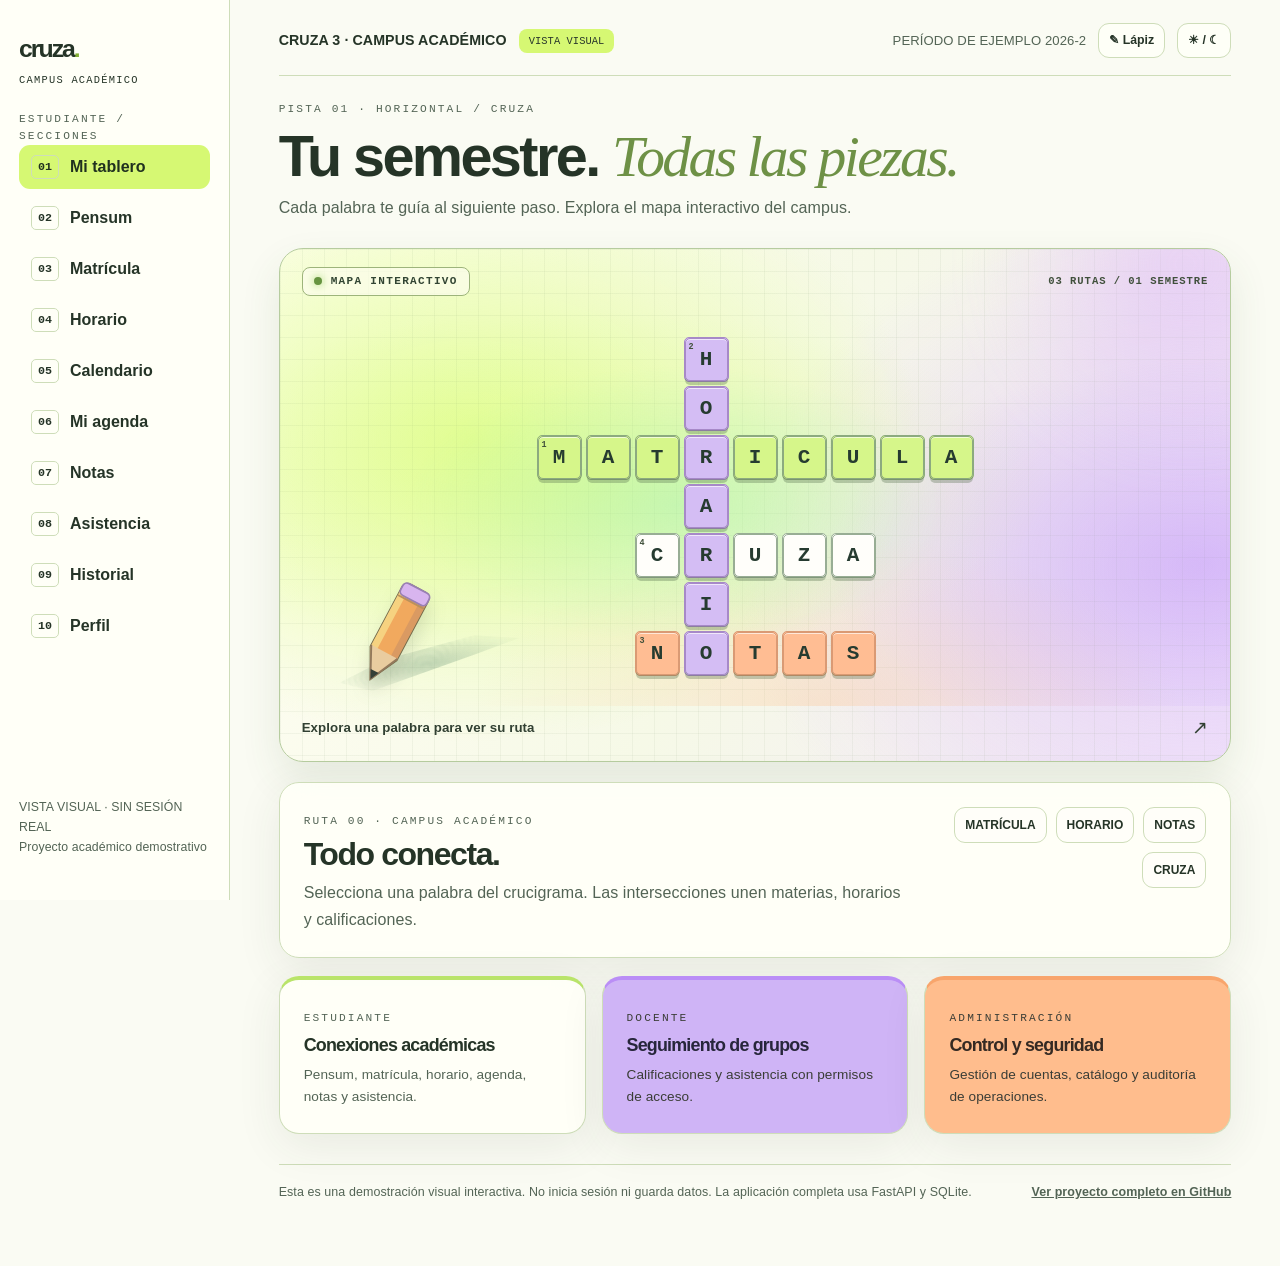
<file: index.html>
<!doctype html>
<html lang="es">
<head>
<meta charset="utf-8">
<meta name="viewport" content="width=device-width,initial-scale=1">
<meta name="theme-color" content="#fafbf3">
<title>CRUZA 3 · Mapa interactivo · Vista visual</title>
<link rel="icon" type="image/svg+xml" href="./app/static/favicon.svg">
<link rel="stylesheet" href="./app/static/app.css?v=20261119_pencil">
<link rel="stylesheet" href="./app/static/cruza-tools.css?v=crayon1">
<script defer src="./app/static/cruza-tools.js?v=crayon1"></script>
<style>
body{overflow-x:hidden}
.preview-shell{display:grid;grid-template-columns:230px minmax(0,1fr);min-height:100vh}
.preview-side{height:100vh;position:sticky;top:0;border-right:1px solid var(--line);padding:30px 19px;background:var(--glass);display:flex;flex-direction:column;gap:25px}
.preview-brand{font-size:1.55rem;font-weight:800;letter-spacing:-.08em}.preview-brand span{color:#83af34}
.preview-side nav{display:grid;gap:7px}
.preview-nav{display:flex;align-items:center;justify-content:flex-start;text-align:left;width:100%;gap:11px;background:transparent;border:0;padding:10px 12px}
.preview-nav b{font:700 .73rem Consolas,monospace;border:1px solid var(--line);padding:4px 6px;border-radius:5px}
.preview-nav.active{background:var(--lime);color:#20311f}
.preview-side-note{margin-top:auto;color:var(--muted);font-size:.77rem}
.preview-main{min-width:0;padding:23px clamp(18px,3.8vw,58px) 65px;max-width:1500px;width:100%;margin:auto}
.preview-top{display:flex;align-items:center;justify-content:space-between;gap:15px;padding-bottom:17px;margin-bottom:25px;border-bottom:1px solid var(--line)}
.preview-tags{display:flex;align-items:center;gap:12px;flex-wrap:wrap}
.preview-flag{font:.65rem Consolas,monospace;background:var(--lime);color:#29372c;padding:6px 10px;border-radius:8px}
.preview-top .preview-tags strong{font-size:.89rem}
.preview-hint{color:var(--muted);font-size:.82rem}
.preview-header{margin-bottom:26px;display:flex;align-items:flex-end;justify-content:space-between;gap:20px}
.preview-header h1{font-size:clamp(2.4rem,4.5vw,4.4rem);margin:8px 0 8px}
.preview-header p{margin:0;color:var(--muted);max-width:680px}
.preview-header em{color:#6e9146}
.preview-blocks{display:grid;grid-template-columns:repeat(3,minmax(0,1fr));gap:16px;margin-top:18px}
.preview-blocks .card{min-height:148px}
.preview-blocks h3{margin:6px 0}.preview-blocks p{font-size:.85rem;color:var(--muted);margin:0}
.preview-detail{margin-top:20px;display:flex;align-items:flex-start;justify-content:space-between;gap:20px}
.preview-detail h2{margin:5px 0 7px}
.preview-detail p{margin:0;color:var(--muted)}
.preview-actions{display:flex;align-items:center;gap:9px;flex-wrap:wrap;max-width:500px;justify-content:flex-end}
.preview-actions button{font-size:.75rem;padding:8px 10px}
.preview-actions button.active{background:var(--lime);border-color:#7da94e;color:#243427}
.preview-foot{margin-top:30px;padding-top:18px;border-top:1px solid var(--line);display:flex;justify-content:space-between;gap:18px;flex-wrap:wrap;font-size:.78rem;color:var(--muted)}
.preview-foot a{font-weight:700}
[data-theme=dark] .preview-header em{color:#cbea80}
.map-stage{min-height:410px}
.map-stage .board-tiles{--map-cell:clamp(29px,4.5vw,45px)}
@media(max-width:900px){.preview-shell{display:block}.preview-side{display:none}.preview-main{padding:19px 15px 45px}.preview-detail{display:block}.preview-actions{justify-content:flex-start;margin-top:17px}.preview-blocks{grid-template-columns:1fr}.preview-top{align-items:flex-start}}
@media(max-width:410px){.preview-header h1{font-size:2.25rem}.map-stage{min-height:315px}.map-stage .board-tiles{--map-cell:clamp(23px,7vw,29px);gap:3px}.preview-hint{font-size:.73rem}.map-count{font-size:.53rem}}
</style>
</head>
<body>
<canvas id="preview-ink-canvas" aria-hidden="true"></canvas><div class="preview-shell">
<aside class="preview-side">
 <div class="preview-brand">cruza<span>.</span><small class="brand-sub">CAMPUS ACADÉMICO</small></div>
 <div><div class="eyebrow">ESTUDIANTE / SECCIONES</div><nav id="preview-nav" aria-label="Explorar secciones del prototipo">
  <button type="button" class="preview-nav active" data-route="tablero"><b>01</b> Mi tablero</button>
  <button type="button" class="preview-nav" data-route="pensum"><b>02</b> Pensum</button>
  <button type="button" class="preview-nav" data-route="inscripcion"><b>03</b> Matrícula</button>
  <button type="button" class="preview-nav" data-route="horario"><b>04</b> Horario</button>
  <button type="button" class="preview-nav" data-route="calendario"><b>05</b> Calendario</button>
  <button type="button" class="preview-nav" data-route="agenda"><b>06</b> Mi agenda</button>
  <button type="button" class="preview-nav" data-route="notas"><b>07</b> Notas</button>
  <button type="button" class="preview-nav" data-route="asistencia"><b>08</b> Asistencia</button>
  <button type="button" class="preview-nav" data-route="historial"><b>09</b> Historial</button>
  <button type="button" class="preview-nav" data-route="perfil"><b>10</b> Perfil</button>
 </nav></div>
 <p class="preview-side-note">VISTA VISUAL · SIN SESIÓN REAL<br>Proyecto académico demostrativo</p>
</aside>
<main class="preview-main">
 <header class="preview-top">
  <div class="preview-tags"><strong>CRUZA 3 · CAMPUS ACADÉMICO</strong><span class="preview-flag">VISTA VISUAL</span></div>
  <div class="preview-tags"><span class="preview-hint">PERÍODO DE EJEMPLO 2026-2</span><button id="preview-tool" aria-label="Alternar lápiz y pincel" class="btn-mini" type="button">✎ Lápiz</button><button id="preview-theme" aria-label="Alternar modo claro y oscuro" class="btn-mini" type="button">☀ / ☾</button></div>
 </header>
 <div class="preview-header">
  <div><div class="eyebrow">PISTA 01 · HORIZONTAL / CRUZA</div><h1>Tu semestre. <em>Todas las piezas.</em></h1>
  <p>Cada palabra te guía al siguiente paso. Explora el mapa interactivo del campus.</p></div>
 </div>
 <section class="card board board-map" aria-label="Mapa interactivo de rutas académicas">
  <header class="map-head"><span class="map-kicker"><span class="map-dot" aria-hidden="true"></span> MAPA INTERACTIVO</span><span class="map-count">03 RUTAS / 01 SEMESTRE</span></header>
  <div class="map-stage"><div id="preview-board" class="board-tiles" role="group" aria-label="Crucigrama de navegación"></div><div class="map-pencil" aria-hidden="true"><svg viewBox="0 0 94 136" xmlns="http://www.w3.org/2000/svg"><g transform="rotate(28 48 68)"><path d="M31 20 Q31 12 39 12 L57 12 Q64 12 64 20 L64 94 L48 126 L31 94 Z" fill="#f1a95e" stroke="#746b4b" stroke-width="2"/><path d="M39 12 L39 98 L48 126 L31 94 L31 20 Q31 12 39 12" fill="#f6d280"/><path d="M56 12 L56 98 L48 126 L64 94 L64 20 Q64 12 56 12" fill="#da9a62"/><path d="M31 92 L48 126 L64 92" fill="#e9cc9f" stroke="#92785b" stroke-width="2"/><path d="M43 116 L48 126 L53 116" fill="#343f37"/><rect x="31" y="12" width="33" height="15" rx="5" fill="#d8b5ef" stroke="#9980b2" stroke-width="2"/><path d="M31 29 H64" stroke="#ba915b" stroke-width="2"/></g></svg></div></div>
  <footer class="map-footer"><span>Explora una palabra para ver su ruta</span><span class="map-arrow" aria-hidden="true">↗</span></footer>
 </section>
 <section class="card preview-detail" aria-live="polite">
  <div><span class="eyebrow" id="preview-category">RUTA 00 · CAMPUS ACADÉMICO</span>
   <h2 id="preview-title">Todo conecta.</h2>
   <p id="preview-description">Selecciona una palabra del crucigrama. Las intersecciones unen materias, horarios y calificaciones.</p>
  </div>
  <div class="preview-actions">
   <button data-route="inscripcion" type="button">MATRÍCULA</button>
   <button data-route="horario" type="button">HORARIO</button>
   <button data-route="notas" type="button">NOTAS</button>
   <button data-route="tablero" type="button">CRUZA</button>
  </div>
 </section>
 <div class="preview-blocks">
  <article class="card stat"><span class="eyebrow">ESTUDIANTE</span><h3>Conexiones académicas</h3><p>Pensum, matrícula, horario, agenda, notas y asistencia.</p></article>
  <article class="card stat purple"><span class="eyebrow">DOCENTE</span><h3>Seguimiento de grupos</h3><p>Calificaciones y asistencia con permisos de acceso.</p></article>
  <article class="card stat peach"><span class="eyebrow">ADMINISTRACIÓN</span><h3>Control y seguridad</h3><p>Gestión de cuentas, catálogo y auditoría de operaciones.</p></article>
 </div>
 <footer class="preview-foot"><span>Esta es una demostración visual interactiva. No inicia sesión ni guarda datos. La aplicación completa usa FastAPI y SQLite.</span>
  <a href="https://github.com/camachoab21-cmd/cruza">Ver proyecto completo en GitHub</a></footer>
</main>
</div>
<script>
"use strict";
(function(){
 const words=[
  {name:"MATRICULA",row:2,col:0,vertical:false,route:"inscripcion",number:1,tone:"lime"},
  {name:"HORARIO",row:0,col:3,vertical:true,route:"horario",number:2,tone:"lavender"},
  {name:"NOTAS",row:6,col:2,vertical:false,route:"notas",number:3,tone:"peach"},
  {name:"CRUZA",row:4,col:2,vertical:false,route:"tablero",number:4,tone:"cream"}
 ];
 const info={
  tablero:["RUTA 04 · CRUZA","Todo conecta.","Este mapa reúne las rutas académicas. En la aplicación completa cada palabra abre un módulo real."],
  inscripcion:["RUTA 01 · MATRÍCULA","Las piezas encajan.","Explora grupos, créditos y validaciones de choques de horario en CRUZA 3."],
  horario:["RUTA 02 · HORARIO","Tu semana, resuelta.","Las asignaturas inscritas se organizan en un calendario de clases."],
  notas:["RUTA 03 · NOTAS","Cada nota cuenta.","Consulta tus calificaciones y simula resultados de forma visual."],
  pensum:["MÓDULO · PENSUM","El plan de tus piezas.","Organiza las asignaturas por semestre, categoría y créditos."],
  calendario:["MÓDULO · CALENDARIO","Un semestre con rumbo.","Consulta fechas importantes, entregas y actividades."],
  agenda:["MÓDULO · AGENDA","Tus tareas, conectadas.","Organiza y marca recordatorios personales."],
  asistencia:["MÓDULO · ASISTENCIA","Presencia y seguimiento.","Consulta los registros de asistencia correspondientes."],
  historial:["MÓDULO · HISTORIAL","Cada semestre suma.","Consulta el historial académico y tus indicadores acumulados."],
  perfil:["MÓDULO · PERFIL","Tu identidad.","Revisa tu información académica y personal."]
 };
 const grid=new Map();
 words.forEach(function(w){
  for(let i=0;i<w.name.length;i++){
   const row=w.row+(w.vertical?i:0),col=w.col+(w.vertical?0:i),key=row+"-"+col;
   const old=grid.get(key),letter=w.name.charAt(i);
   if(old&&old.letter!==letter)throw new Error("Cruce incorrecto: "+key);
   const cell=old||{letter:letter,routes:[],number:i===0?w.number:"",tone:w.tone};
   cell.routes.push(w.route);
   if(w.vertical)cell.tone="lavender";
   grid.set(key,cell);
  }
 });
 const host=document.getElementById("preview-board");
 for(let i=0;i<63;i++){
  const row=Math.floor(i/9),col=i%9,cell=grid.get(row+"-"+col);
  if(!cell){
   const span=document.createElement("span");span.className="board-tile void";span.setAttribute("aria-hidden","true");host.appendChild(span);continue;
  }
  const button=document.createElement("button");
  button.type="button";button.className="board-tile tone-"+cell.tone;
  button.dataset.number=cell.number;
  const face=document.createElement("span");face.className="tile-face";face.textContent=cell.letter;
  if(cell.number){const num=document.createElement("span");num.className="tile-number";num.setAttribute("aria-hidden","true");num.textContent=cell.number;face.prepend(num);}
  button.appendChild(face);
  button.style.setProperty("--fall",String(19+(i*13)%23)+"px");
  button.style.setProperty("--tilt",String((i*11)%15-7)+"deg");
  button.style.setProperty("--scatter-x",String((i*17)%17-8)+"px");
  button.dataset.path=cell.routes.join("|");button.style.setProperty("--tile-i",String(i));
  button.setAttribute("aria-label","Letra "+cell.letter+"; "+cell.routes.join(" o "));
  button.addEventListener("pointerenter",function(){highlight(cell.routes[0]);});
  button.addEventListener("focus",function(){highlight(cell.routes[0]);});
  button.addEventListener("click",function(){const last=button.dataset.lastRoute;const next=cell.routes[(Math.max(-1,cell.routes.indexOf(last))+1)%cell.routes.length];button.dataset.lastRoute=next;select(next);});
  host.appendChild(button);
 }
 function highlight(route){
  host.querySelectorAll(".board-tile[data-path]").forEach(function(el){
   const active=el.dataset.path.split("|").includes(route);
   el.classList.toggle("is-path",active);el.classList.toggle("is-floor",!active);
  });
 }
 function reset(){host.querySelectorAll(".is-path,.is-floor").forEach(function(el){el.classList.remove("is-path","is-floor");});}
 host.addEventListener("pointerleave",reset);
 host.addEventListener("focusout",function(e){if(!host.contains(e.relatedTarget))reset();});
 function select(route){
  const data=info[route]||info.tablero;
  document.getElementById("preview-category").textContent=data[0];
  document.getElementById("preview-title").textContent=data[1];
  document.getElementById("preview-description").textContent=data[2];
  document.querySelectorAll("[data-route]").forEach(function(b){b.classList.toggle("active",b.dataset.route===route);});
  if(["tablero","inscripcion","horario","notas"].includes(route))highlight(route);else reset();
 }
 document.querySelectorAll("button[data-route]").forEach(function(b){
  b.addEventListener("click",function(){select(b.dataset.route);});
 });
 document.getElementById("preview-theme").addEventListener("click",function(){
  document.documentElement.dataset.theme=document.documentElement.dataset.theme==="dark"?"light":"dark";
 });
})();

/* Lápiz y crayón: app/static/cruza-tools.js, compartido con la aplicación real. */
</script>
</body>
</html>
</file>
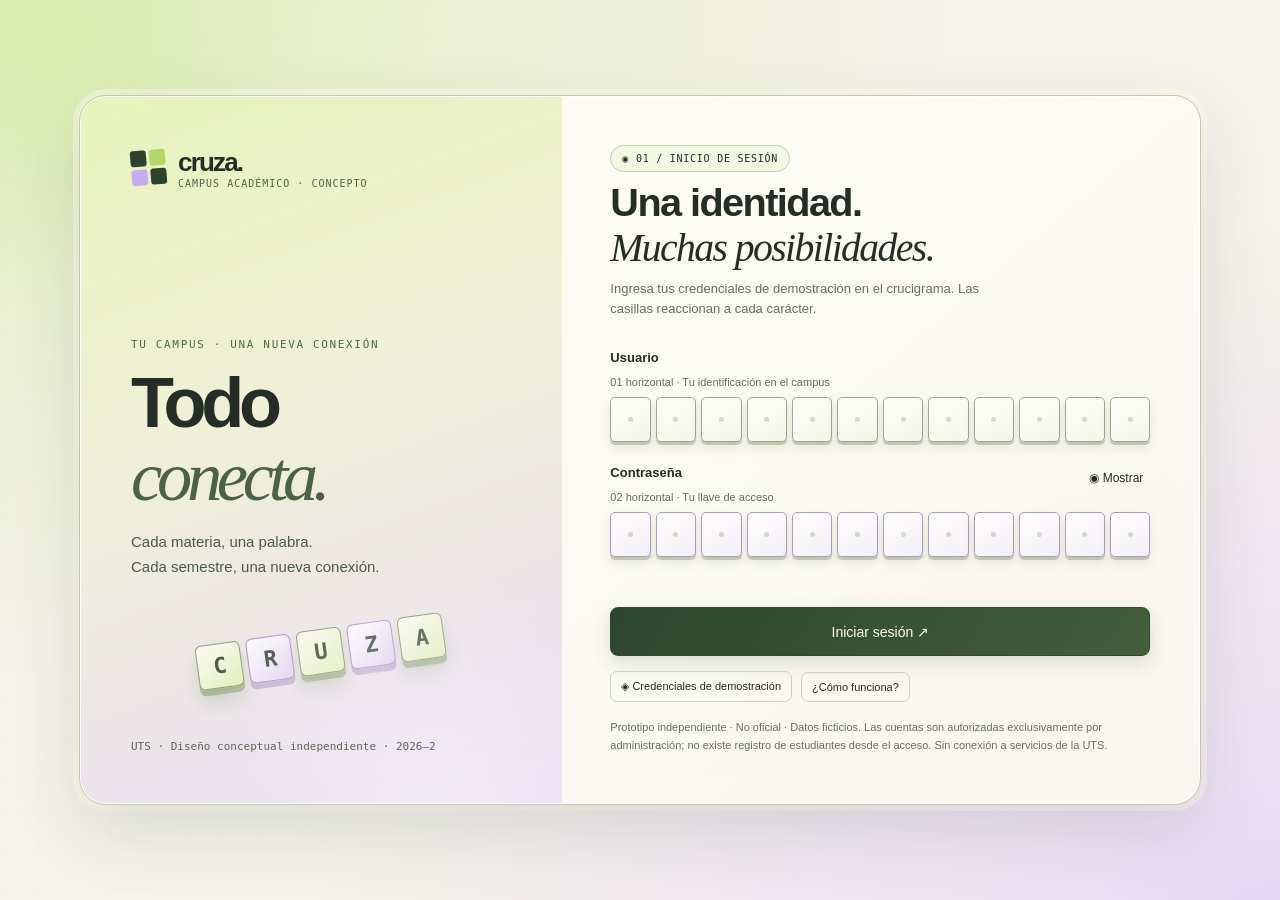
<file: respaldo/2026-11-11/CRUZA-FINAL/index.html>
<!doctype html><html lang="es"><meta charset="utf-8"><meta name="viewport" content="width=device-width,initial-scale=1"><title>CRUZA 2.0 · Campus académico</title><style>
:root{--paper:#f5f3ea;--ink:#252d27;--muted:#626a60;--line:#d5d8ca;--lime:#d5ee8a;--purple:#d7c8ef;--peach:#f5c39d}*{box-sizing:border-box}body{margin:0;background:var(--paper);color:var(--ink);font:15px 'Segoe UI',Arial,sans-serif}button,input,select{font:inherit}button{cursor:pointer;color:inherit}button:focus-visible,input:focus-visible,select:focus-visible{outline:3px solid #7651ac;outline-offset:4px}button{border:1px solid var(--line);background:transparent;border-radius:8px;padding:12px 17px}button:hover{background:#e8ebdc}button:disabled{opacity:.4;cursor:not-allowed}.solid{background:var(--ink);color:white;border-color:var(--ink)}.solid:hover{background:#46513c}.lime{background:var(--lime)}.purple{background:var(--purple)}.peach{background:var(--peach)}.mono,.eyebrow{font-family:Consolas,monospace}.eyebrow{font-size:11px;letter-spacing:2px;text-transform:uppercase}.muted{color:var(--muted)}h1,h2,h3,p{margin-top:0}h1{font-size:clamp(35px,4.5vw,64px);letter-spacing:-2.7px;line-height:1.05;font-weight:600;margin-bottom:20px}h2{font-size:25px;letter-spacing:-.7px}h3{font-size:17px}em{font-family:Georgia,serif;font-weight:400}p{line-height:1.65}.badge{display:inline-flex;align-items:center;gap:8px;padding:7px 11px;border:1px solid var(--line);border-radius:30px;font-size:11px}.dot{width:6px;height:6px;border-radius:50%;background:#506c27}.brand{display:flex;gap:12px;align-items:center}.brand strong{font-size:23px;letter-spacing:-1px}.brand small{display:block;font-size:10px;letter-spacing:1.5px}.mark{display:grid;grid-template-columns:repeat(2,18px);gap:2px}.mark span{width:18px;height:18px;background:var(--ink)}.mark span:nth-child(2){background:var(--lime)}.mark span:nth-child(3){background:var(--purple)}.row{display:flex;align-items:center;justify-content:space-between;gap:16px}.stack{display:grid;gap:18px}.shell{display:grid;grid-template-columns:220px 1fr;min-height:100vh}.sidebar{padding:34px 22px;border-right:1px solid var(--line);display:flex;flex-direction:column;gap:38px}.sidebar nav{display:grid;gap:8px}.navbtn{text-align:left;border:0;display:flex;gap:14px;align-items:center}.navbtn.active{background:var(--ink);color:white}.navbtn b{font:12px Consolas,monospace;opacity:.65}.sidebar .bottom{margin-top:auto}.profile{display:flex;gap:10px;align-items:center;font-size:12px;padding-top:20px;border-top:1px solid var(--line)}.avatar{display:grid;place-items:center;width:36px;height:36px;background:var(--purple);border-radius:50%;font-weight:bold}.main{padding:25px 44px 40px;max-width:1500px;width:100%;margin:auto}.topbar{padding-bottom:23px;border-bottom:1px solid var(--line);margin-bottom:32px}.heading{margin-bottom:28px}.heading h1{font-size:43px}.split{display:grid;grid-template-columns:1.25fr 1fr;gap:28px}.panel{border:1px solid var(--line);border-radius:14px;padding:26px;background:#fcfbf5}.panel.dark{background:var(--ink);color:var(--paper);border-color:var(--ink)}.panel p:last-child{margin-bottom:0}.gridpaper{background-color:#eeeee3;background-image:linear-gradient(#d9ddcf 1px,transparent 1px),linear-gradient(90deg,#d9ddcf 1px,transparent 1px);background-size:34px 34px}.boardwrap{padding:27px;border-radius:14px;position:relative;overflow:hidden}.crossword{display:grid;grid-template-columns:repeat(11,1fr);gap:3px;max-width:550px;margin:24px auto}.cell{aspect-ratio:1;position:relative;display:grid;place-items:center;border:1px solid #a9b09c;font:500 clamp(13px,2vw,25px) Consolas,monospace;border-radius:3px;background:var(--paper);padding:0;min-width:0}.cell small{position:absolute;left:3px;top:1px;font:8px Arial}.cell.void{visibility:hidden}.cell:hover{transform:translateY(-2px);background:var(--lime)}.cell.chosen{background:var(--lime)}.crossword .cell[data-route="horario"]{background:var(--purple)}.crossword .cell[data-route="notas"]{background:var(--peach)}.clue{display:flex;gap:17px;padding:19px 0;border-bottom:1px solid var(--line);align-items:center}.clue:last-child{border:0}.clue .num{width:32px;height:32px;border:1px solid var(--line);display:grid;place-items:center;font:13px Consolas,monospace;flex-shrink:0}.clue h3{margin:0 0 5px}.clue p{margin:0;font-size:12px}.clue button{margin-left:auto;padding:8px 13px}.stats{display:grid;grid-template-columns:repeat(3,1fr);gap:16px;margin-top:24px}.stat{padding:22px;border:1px solid var(--line);border-radius:12px}.stat strong{display:block;font-size:34px;font-weight:500;margin:10px 0 4px;letter-spacing:-1px}.stat small{font-size:12px}.footer{margin-top:30px;font-size:11px;color:var(--muted);display:flex;justify-content:space-between;gap:12px}.login{min-height:100vh;display:grid;grid-template-columns:1.2fr 1fr}.loginart{padding:42px 9%;display:flex;flex-direction:column;justify-content:space-between;border-right:1px solid var(--line)}.loginart h1{margin-top:55px}.loginart .crossword{width:100%;margin:20px auto}.loginform{padding:45px 13%;display:flex;flex-direction:column;justify-content:center}.loginform h2{font-size:34px;margin:25px 0 10px}.answer{display:flex;gap:6px;margin:22px 0}.answer input{min-width:0;width:calc(100% / 6);height:55px;text-align:center;background:#fffdf7;border:1px solid #8c967b;border-radius:4px;font:25px Consolas,monospace;text-transform:uppercase}.loginform label{display:block;font-size:12px;margin:20px 0 8px}.fakeuser{background:#eaece1;padding:14px;border:1px solid var(--line);border-radius:6px;font-size:14px}.error{color:#943e29;font-size:13px;min-height:20px}.wide{width:100%}.word{display:inline-flex;gap:3px}.letter{display:inline-grid;place-items:center;width:28px;height:32px;border:1px solid #8e9b7e;font:16px Consolas,monospace;border-radius:2px}.courses{display:grid;grid-template-columns:1fr 1fr;gap:14px}.course{padding:20px;border:1px solid var(--line);border-radius:12px;background:#fcfbf5}.course.selected{border-color:#798d48;background:#eff5db}.course p{font-size:12px;margin:10px 0}.course h3{margin:14px 0 5px}.course .row{margin-top:14px}.course button{padding:9px 12px;font-size:12px}.course select{max-width:155px;border:1px solid var(--line);border-radius:5px;padding:7px;background:transparent;font-size:11px}.enroll{display:grid;grid-template-columns:1fr 295px;gap:24px}.enroll aside{align-self:start;position:sticky;top:20px}.steps{display:flex;gap:20px;padding:16px 0 25px;font:11px Consolas,monospace}.steps span:first-child{font-weight:bold}.progress{height:7px;background:#d9ddce;border-radius:6px;overflow:hidden;margin:16px 0}.progress i{display:block;background:#617238;height:100%}.listrow{display:flex;justify-content:space-between;align-items:center;padding:14px 0;border-bottom:1px solid var(--line);gap:10px}.timetable{display:grid;grid-template-columns:60px repeat(5,1fr);gap:5px;min-width:670px}.tablewrap{overflow:auto;padding-bottom:5px}.timehead{text-align:center;font:12px Consolas,monospace;padding:13px;background:#e9ecdf}.slot{min-height:100px;border:1px solid var(--line);border-radius:4px;padding:10px;background:#faf9f2;font-size:12px}.slot.booked{cursor:pointer;border-color:#b4bea1;background:var(--lime)}.slot.booked:nth-child(3n){background:var(--purple)}.slot.booked:nth-child(4n){background:var(--peach)}.slot strong{display:block;margin:8px 0}.time{padding-top:15px;font:11px Consolas,monospace}.tabs{display:flex;gap:8px;flex-wrap:wrap}.tabs .active{background:var(--ink);color:white}.agenda{display:none}.gradegrid{display:grid;grid-template-columns:1fr 320px;gap:25px}.grades{width:100%;border-collapse:collapse}.grades td,.grades th{text-align:left;padding:17px 10px;border-bottom:1px solid var(--line);font-size:13px}.grades th{font:11px Consolas,monospace;color:var(--muted)}.grade{display:inline-grid;place-items:center;border:1px solid #a3ae8c;background:var(--lime);width:42px;height:42px;font:17px Consolas,monospace}.ring{width:145px;height:145px;margin:20px auto;border:12px solid var(--lime);border-right-color:#58634e;border-radius:50%;display:grid;place-items:center}.ring strong{font-size:38px;font-weight:400}.slider{width:100%;accent-color:#60752e}.mini{font-size:12px}.overlay{position:fixed;inset:0;background:#15201588;display:grid;place-items:center;padding:20px;z-index:10;backdrop-filter:blur(4px)}.modal{background:var(--paper);padding:30px;border-radius:17px;max-width:540px;width:100%;max-height:90vh;overflow:auto;box-shadow:0 20px 80px #0003}.modal h2{margin-top:20px}.toast{position:fixed;bottom:25px;left:50%;transform:translateX(-50%);background:var(--ink);color:white;padding:14px 22px;border-radius:9px;z-index:30;font-size:13px;max-width:90vw}.successword{margin:24px 0}.successword .letter{background:var(--lime);width:38px;height:44px}.mobilebrand{display:none}a{color:inherit}button, .panel{transition:background .18s,transform .18s}main{animation:appear .3s ease}@keyframes appear{from{opacity:.6;transform:translateY(5px)}to{opacity:1;transform:none}}@media(prefers-reduced-motion:reduce){*{animation:none!important;transition:none!important}}@media(max-width:1100px){.main{padding:24px}.sidebar{padding:28px 14px}.shell{grid-template-columns:180px 1fr}.split{gap:18px}.enroll{grid-template-columns:1fr 250px}.courses{grid-template-columns:1fr}.gradegrid{grid-template-columns:1fr}.gradegrid aside{display:grid;grid-template-columns:1fr 1fr;gap:20px}.crossword{gap:2px}}@media(max-width:900px){.shell{display:block}.sidebar{position:fixed;bottom:0;left:0;right:0;z-index:5;background:var(--paper);padding:8px 7px;border-top:1px solid var(--line);display:block}.sidebar .brand,.sidebar .bottom,.sidebar>.eyebrow{display:none}.sidebar nav{grid-template-columns:repeat(4,1fr);gap:3px}.navbtn{display:grid;justify-items:center;text-align:center;padding:8px 3px;font-size:11px;gap:4px}.main{padding:19px 18px 95px}.topbar{margin-bottom:25px;padding-bottom:16px}.topbar>.eyebrow{display:none}.mobilebrand{display:block;font-size:21px;font-weight:bold}.heading h1{font-size:37px}.split,.enroll{grid-template-columns:1fr}.panel{padding:20px}.boardwrap{padding:18px}.cell{font-size:20px}.stats{gap:8px}.stat{padding:13px}.stat strong{font-size:26px}.stat .eyebrow{font-size:9px;letter-spacing:.5px}.login{display:block}.loginart{padding:24px 25px;border-bottom:1px solid var(--line);border-right:0}.loginart h1{margin:35px 0 15px;font-size:43px}.loginart .crossword,.loginart>.footer,.loginart>p{display:none}.loginform{padding:30px 25px 45px}.loginform h2{margin-top:15px}.loginart .eyebrow{display:none}.enroll aside{position:static}.courses{grid-template-columns:1fr}.gradegrid aside{display:block}.tablewrap{display:none}.agenda{display:grid;gap:12px}.gradegrid>.panel{overflow:auto}.grades td,.grades th{padding:12px 5px;font-size:11px}.grades .grade{width:34px;height:36px;font-size:14px}.footer{flex-direction:column}.topbar .badge{font-size:9px}.heading .row{align-items:flex-start}.heading .row>button{font-size:11px;padding:10px}.steps{gap:12px;font-size:10px}}@media print{.sidebar,.topbar button,.footer button{display:none}.shell{display:block}.main{padding:0}.panel{break-inside:avoid}.tablewrap{display:block}.agenda{display:none}}
/* Acabado final: iluminación sutil, profundidad y respuesta táctil */
.panel,.course,.stat,.boardwrap{box-shadow:0 12px 35px #25302008;transition:box-shadow .25s,transform .25s,border-color .25s}.panel:hover,.course:hover{box-shadow:0 18px 45px #25302012}.cell{transition:transform .2s,box-shadow .2s,background .2s}.cell:hover,.cell:focus-visible{transform:translateY(-4px) scale(1.06);box-shadow:0 6px 20px #839c4580;z-index:1}.gridpaper{background-image:radial-gradient(ellipse at 20% 20%,#e2f4b455,transparent 65%),linear-gradient(#d9ddcf 1px,transparent 1px),linear-gradient(90deg,#d9ddcf 1px,transparent 1px);background-size:auto,34px 34px,34px 34px}button{position:relative;overflow:hidden;transition:transform .2s,box-shadow .2s,background .2s}button:active{transform:scale(.97)}button::after{content:'';position:absolute;inset:-50%;background:radial-gradient(circle,#ffffff35,transparent 60%);opacity:0;pointer-events:none;transition:opacity .2s}button:hover::after{opacity:1}.selected .letter{animation:tile-in .3s ease both}.selected .letter:nth-child(2n){animation-delay:.06s}.successword .letter{animation:celebrate .7s ease both}.successword .letter:nth-child(2n){animation-delay:.12s}.modal{animation:appear .25s ease}.solid{box-shadow:0 5px 15px #252d2720}.loginart h1 em,.heading h1 em{color:#52633d}@keyframes tile-in{from{transform:translateY(6px);opacity:.4}to{transform:none;opacity:1}}@keyframes celebrate{0%{transform:scale(.8) rotate(-5deg)}50%{transform:scale(1.12) rotate(3deg)}100%{transform:none}}@media(prefers-reduced-motion:reduce){*,*::after{animation:none!important;transition:none!important;transform:none!important}}@media(max-width:900px){.heading .row{flex-wrap:wrap}.panel .row{flex-wrap:wrap}.course .row{flex-wrap:wrap}.topbar .row{gap:7px}.gradegrid .panel{min-width:0}}
</style><body><div id="app"></div><div id="announcer" aria-live="polite"></div><script>
'use strict';
const $=s=>document.querySelector(s);const app=$('#app');
const courses=[{id:'web',word:'WEB',name:'Desarrollo web',credits:3,day:0,hour:8,room:'B-302',teacher:'Laura Ríos',grades:[4.5,4.3,4.7],clue:'Ideas que cobran vida en el navegador.'},{id:'datos',word:'DATOS',name:'Bases de datos',credits:3,day:1,hour:10,room:'C-204',teacher:'Andrés Mora',grades:[4.2,4.6,4.4],clue:'Información que encuentra su lugar.'},{id:'redes',word:'REDES',name:'Redes de computadores',credits:3,day:2,hour:8,room:'B-105',teacher:'Sara Luna',grades:[3.7,4.1,4.2],clue:'El arte de conectar puntos.'},{id:'calculo',word:'CALCULO',name:'Cálculo diferencial',credits:4,day:3,hour:10,room:'A-201',teacher:'Diego Paz',grades:[3.8,4.0,4.3],clue:'Una pista para entender el cambio.'},{id:'etica',word:'ETICA',name:'Ética profesional',credits:2,day:4,hour:8,room:'A-108',teacher:'Ana Sol',grades:[4.8,4.7,4.9],clue:'La brújula detrás de cada decisión.'},{id:'algebra',word:'ALGEBRA',name:'Álgebra lineal',credits:3,day:0,hour:8,room:'A-306',teacher:'Juan Valle',grades:[4.0,3.9,4.1],clue:'Vectores que abren nuevas direcciones.'}];
let state={route:'login',selected:['web','datos','redes'],enrolled:['web','datos','redes'],confirmed:false,groups:{},cut:'final',day:0,visited:new Set(),sim:4};
const days=['Lunes','Martes','Miércoles','Jueves','Viernes'];const labels={inicio:'Mi tablero',matricula:'Matrícula',horario:'Horario',notas:'Notas'};const fmt=n=>n.toFixed(2).replace('.',',');
const word=(s,cls='')=>`<span class="word ${cls}" aria-label="${s}">${[...s].map(c=>`<span class="letter" aria-hidden="true">${c}</span>`).join('')}</span>`;
function brand(){return '<div class="brand"><div class="mark" aria-hidden="true"><span></span><span></span><span></span><span></span></div><div><strong>cruza.</strong><small>ACADEMUSOFT · CONCEPTO</small></div></div>'}
function board(interactive=true){let cells={};let words=[['MATRICULA',4,1,0,'matricula',1],['HORARIO',2,4,1,'horario',2],['NOTAS',8,3,0,'notas',3],['CRUZA',6,3,0,'inicio',4]];for(let [w,r,c,v,route,num] of words)[...w].forEach((l,i)=>{let key=(r+(v?i:0))*11+c+(v?0:i);if(!cells[key])cells[key]={l,route,num:i===0?num:''}});return `<div class="crossword" aria-label="Crucigrama de navegación">${Array.from({length:110},(_,i)=>{let c=cells[i];return c?`<${interactive?'button':'span'} class="cell ${c.route==='matricula'?'chosen':''}" ${interactive?`data-route="${c.route}" aria-label="Abrir ${labels[c.route]}"`:''}><small>${c.num}</small>${c.l}</${interactive?'button':'span'}>`:'<span class="cell void"></span>'}).join('')}</div>`}
function login(){return `<div class="login"><section class="loginart gridpaper">${brand()}<div><div class="eyebrow">EDICIÓN 01 / TU VIDA ACADÉMICA</div><h1>Todo conecta.<br><em>Empieza contigo.</em></h1><p class="muted">Cada materia, una palabra.<br>Cada semestre, una nueva conexión.</p></div>${board(false)}<div class="footer"><span>Diseñado para imaginar otra experiencia UTS.</span><span>2026 / CONCEPTO</span></div></section><section class="loginform"><span class="badge" style="align-self:start"><span class="dot"></span>PROTOTIPO INDEPENDIENTE · NO OFICIAL</span><h2>Tu primera pista.</h2><p class="muted">Cruza la puerta a tu próximo semestre.</p><label>Perfil de estudiante</label><div class="fakeuser">◧ &nbsp; Alex · Estudiante ficticio</div><label for="letter0">01 horizontal · 6 letras</label><p style="font-size:17px;margin:0">“Aprender también es una forma de…”</p><form id="loginForm"><div class="answer">${Array.from({length:6},(_,i)=>`<input id="letter${i}" aria-label="Letra ${i+1} de 6" maxlength="1" autocomplete="off" autocapitalize="characters" inputmode="text">`).join('')}</div><p class="error" id="loginError" role="alert"></p><button class="solid wide" type="submit">Resolver y entrar &nbsp; ↗</button></form><button data-action="hint" style="border:0;margin-top:10px">Revelar pista: CRECER</button><button class="wide" data-action="enter">Entrar directamente a la demo →</button><p class="mini muted" style="margin-top:24px">Este acceso es un juego. No solicita usuario, correo ni contraseña reales. Los datos son ficticios. La matrícula confirmada se conserva en este navegador.</p></section></div>`}
function shell(content){return `<div class="shell"><aside class="sidebar">${brand()}<div class="eyebrow muted">PISTAS DEL SEMESTRE</div><nav aria-label="Navegación principal">${Object.entries(labels).map(([r,l],i)=>`<button class="navbtn ${state.route===r?'active':''}" data-route="${r}" ${state.route===r?'aria-current="page"':''}><b>0${i+1}</b>${l}</button>`).join('')}</nav><div class="bottom"><div class="panel lime" style="padding:17px"><span class="eyebrow">UNA PISTA</span><p class="mini" style="margin-top:10px">Las mejores conexiones empiezan con curiosidad.</p></div><button data-action="help" style="border:0;width:100%;margin:15px 0">Cómo jugar ↗</button><div class="profile"><span class="avatar">AL</span><span><b>Alex López</b><br><span class="muted">Perfil de ejemplo</span></span></div><button data-action="logout" style="border:0;font-size:12px;margin-top:12px">Salir de la demo ↗</button></div></aside><main class="main"><header class="topbar row"><span class="eyebrow">MI CAMPUS / ${labels[state.route].toUpperCase()}</span><span class="mobilebrand">cruza.</span><div class="row"><span class="badge"><span class="dot"></span>2026–2 · PREGRADO</span><button data-action="help" aria-label="Ayuda" style="padding:7px 12px">?</button><button data-action="logout" aria-label="Salir de la demo" style="padding:7px 12px">↗</button></div></header>${content}<footer class="footer"><span>CRUZA / Concepto académico independiente para concurso UTS.</span><span>Prototipo independiente · No oficial · Datos ficticios</span></footer></main></div>`}
function heading(n,title,desc,extra=''){return `<div class="heading"><div class="eyebrow muted" style="margin-bottom:14px">${n} / ${labels[state.route].toUpperCase()}</div><div class="row"><h1>${title}</h1>${extra}</div><p class="muted">${desc}</p></div>`}
function credits(ids){return courses.filter(c=>ids.includes(c.id)).reduce((s,c)=>s+c.credits,0)}
function home(){return heading('01','Tu semestre.<br><em>Todas las piezas.</em>','Hola, Alex. Sigue una pista y encuentra tu próximo paso.')+`<div class="split"><section class="boardwrap gridpaper"><div class="row"><span class="eyebrow">EL MAPA DE TUS CONEXIONES</span><span class="badge" style="background:var(--paper)">↗ EXPLORA</span></div>${board()}<div class="row mini"><span>Elige una palabra para abrir su sección.</span><span class="mono">4 conexiones</span></div></section><section class="panel"><div class="row"><h2>Las pistas de hoy</h2><span class="eyebrow">HORIZ. / VERT.</span></div>${[['matricula','01','Dale forma a tu semestre','Elige las materias que completan tu camino.'],['horario','02','Encuentra tu momento','Cada clase tiene una casilla en tu semana.'],['notas','03','Lee tus avances','Tus resultados cuentan una historia.']].map(([r,n,t,d])=>`<div class="clue"><span class="num">${n}</span><div><h3>${t}</h3><p class="muted">${d}</p></div><button data-route="${r}" aria-label="Abrir ${labels[r]}">↗</button></div>`).join('')}<div class="panel purple" style="margin-top:22px;padding:18px"><div class="eyebrow">PISTA PERSONAL</div><p style="margin-top:9px">Tu futuro no está escrito.<br><strong>Está por conectar.</strong></p></div></section></div><div class="stats"><div class="stat"><span class="eyebrow">CASILLAS ELEGIDAS</span><strong>${state.enrolled.length}</strong><small>materias ${state.confirmed?'confirmadas':'de ejemplo'}</small></div><div class="stat"><span class="eyebrow">TU PRÓXIMO NIVEL</span><strong>${credits(state.enrolled)}<span style="font-size:17px" class="muted"> / 18</span></strong><small>créditos del tablero</small></div><div class="stat lime"><span class="eyebrow">PROMEDIO ACADÉMICO</span><strong>${fmt(average())}</strong><small>cada avance cuenta ↗</small></div></div>`}
function slot(c){return state.groups[c.id]==='B'?{day:4,hour:12}:{day:c.day,hour:c.hour}}
function problems(){let ids=state.selected,errors=[];if(!ids.length)errors.push('Selecciona al menos una materia para completar una palabra.');if(credits(ids)>18)errors.push('Este tablero admite hasta 18 créditos.');for(let i=0;i<ids.length;i++)for(let j=i+1;j<ids.length;j++){let a=courses.find(c=>c.id===ids[i]),b=courses.find(c=>c.id===ids[j]),x=slot(a),y=slot(b);if(x.day===y.day&&x.hour===y.hour)errors.push(`${a.name} y ${b.name} se cruzan a la misma hora. Cambia un grupo o retira una materia.`)}return errors}
function enrollment(){let errors=problems();return heading('02','Arma tu <em>semestre.</em>','Cada materia completa una palabra. Cada elección abre un camino.')+`<div class="steps"><span>01 ELEGIR PALABRAS</span><span>→ 02 REVISAR CRUCES</span><span>→ 03 CONFIRMAR</span></div><div class="enroll"><section class="courses">${courses.map((c,i)=>{let on=state.selected.includes(c.id),s=slot(c);return `<article class="course ${on?'selected':''}"><div class="row"><span class="eyebrow">0${i+1} HORIZONTAL</span><span class="badge">${c.credits} créditos</span></div><h3>${c.name}</h3><p class="muted">${c.clue}</p>${word(c.word)}<p>${days[s.day]} · ${s.hour}:00–${s.hour+2}:00 · ${c.room}</p><div class="row"><select aria-label="Grupo de ${c.name}" data-group="${c.id}"><option value="A" ${state.groups[c.id]!=='B'?'selected':''}>Grupo A · horario base</option><option value="B" ${state.groups[c.id]==='B'?'selected':''}>Grupo B · vie. 12:00</option></select><button data-toggle="${c.id}" aria-pressed="${on}" class="${on?'lime':''}">${on?'✓ Elegida':'＋ Elegir'}</button></div></article>`}).join('')}</section><aside class="panel"><div class="eyebrow">TU COMPOSICIÓN</div><h2 style="margin-top:18px">${state.selected.length} palabras.<br><em>Un nuevo capítulo.</em></h2><div class="progress"><i style="width:${Math.min(100,credits(state.selected)/18*100)}%"></i></div><div class="row mini"><span>${credits(state.selected)} créditos elegidos</span><span>18 máx.</span></div><div style="margin:20px 0">${state.selected.map(id=>{let c=courses.find(c=>c.id===id);return `<div class="listrow mini"><span>${c.name}</span><b>${c.credits}</b></div>`}).join('')||'<p class="muted mini">El tablero está vacío. Elige tu primera materia.</p>'}</div><div aria-live="polite">${errors.length?errors.map(e=>`<p class="error">${e}</p>`).join(''):'<p class="mini">✓ Sin cruces de horario</p>'}</div><button class="solid wide" data-action="review" ${errors.length?'disabled':''}>Revisar mi matrícula →</button><p class="mini muted" style="margin-top:15px">Reglas ficticias de la demo: máximo 18 créditos y sin clases simultáneas. No representa el proceso oficial.</p></aside></div>`}
function schedule(){let enrolled=courses.filter(c=>state.enrolled.includes(c.id));return heading('03','Tu semana, <em>resuelta.</em>','Encuentra cada clase en el lugar donde todo encaja.',`<button data-action="download">↓ Descargar horario</button>`)+`<div class="row" style="margin-bottom:23px"><span class="badge">${state.confirmed?'✓ Matrícula confirmada':'◧ Horario preliminar'} · ${credits(state.enrolled)} créditos</span><span class="mini muted">Semana tipo / 2026–2</span></div><section class="panel"><div class="row" style="margin-bottom:20px"><h2 style="margin:0">Cruces de la semana</h2><span class="eyebrow">LUN — VIE</span></div><div class="tablewrap"><div class="timetable"><div class="timehead">HORA</div>${days.map(d=>`<div class="timehead">${d}</div>`).join('')}${[8,10,12,14].map(h=>`<div class="time">${h}:00<br><span class="muted">${h+2}:00</span></div>${days.map((d,di)=>{let c=enrolled.find(c=>{let s=confirmedSlot(c);return s.day===di&&s.hour===h});return c?`<button class="slot booked" data-course="${c.id}" aria-label="${c.name}, ${d} ${h}:00"><span class="eyebrow">${c.word}</span><strong>${c.name}</strong><span>${h}:00–${h+2}:00 · ${c.room}</span></button>`:'<div class="slot"><span class="muted">·</span></div>'}).join('')}`).join('')}</div></div><div class="agenda"><div class="tabs" aria-label="Día de la semana">${days.map((d,i)=>`<button data-day="${i}" class="${state.day===i?'active':''}" style="padding:9px">${d.slice(0,3)}</button>`).join('')}</div>${enrolled.filter(c=>confirmedSlot(c).day===state.day).map(c=>`<button class="slot booked" data-course="${c.id}"><span class="eyebrow">${c.word} / ${confirmedSlot(c).hour}:00</span><strong>${c.name}</strong><span>${c.room} · Ver pista de la clase ↗</span></button>`).join('')||'<div class="panel gridpaper"><h3>Una casilla libre.</h3><p>Hoy no hay clases en tu horario. Deja espacio para una nueva idea.</p></div>'}</div></section><div class="panel purple" style="margin-top:22px"><div class="row"><div><span class="eyebrow">PISTA DE ORGANIZACIÓN</span><p style="margin:8px 0 0">Los espacios libres también forman parte del tablero.</p></div><button data-route="matricula">Editar matrícula ↗</button></div></div>`}
let enrolledGroups={};function confirmedSlot(c){return enrolledGroups[c.id]==='B'?{day:4,hour:12}:{day:c.day,hour:c.hour}}
function final(c){return c.grades[0]*.3+c.grades[1]*.3+c.grades[2]*.4}function average(){let cs=courses.filter(c=>state.enrolled.includes(c.id));return cs.reduce((s,c)=>s+final(c)*c.credits,0)/(credits(state.enrolled)||1)}
function grades(){let cs=courses.filter(c=>state.enrolled.includes(c.id));return heading('04','Cada avance <em>cuenta.</em>','Las pistas de tu esfuerzo, reunidas en un solo tablero.')+`<div class="tabs" style="margin-bottom:24px">${[['final','Vista completa'],['0','Corte 1 · 30%'],['1','Corte 2 · 30%'],['2','Corte 3 · 40%']].map(([v,l])=>`<button data-cut="${v}" class="${state.cut===v?'active':''}" aria-pressed="${state.cut===v}">${l}</button>`).join('')}</div><div class="gradegrid"><section class="panel"><h2>Tus palabras completadas</h2><p class="mini muted">Escala de ejemplo: 0,0 a 5,0 · aprobación desde 3,0.</p><table class="grades"><thead><tr><th>MATERIA</th>${state.cut==='final'?'<th>C1</th><th>C2</th><th>C3</th>':''}<th>${state.cut==='final'?'FINAL':'CORTE '+(Number(state.cut)+1)}</th></tr></thead><tbody>${cs.map(c=>`<tr><td><b>${c.name}</b><br><span class="muted">${c.credits} créditos · ${c.word}</span></td>${state.cut==='final'?c.grades.map(g=>`<td>${fmt(g)}</td>`).join(''):''}<td><span class="grade">${fmt(state.cut==='final'?final(c):c.grades[+state.cut])}</span></td></tr>`).join('')}</tbody></table><div class="clue"><span class="num">✓</span><div><h3>Vas conectando ideas.</h3><p class="muted">Cada resultado es una pista para seguir aprendiendo.</p></div></div></section><aside class="stack"><section class="panel dark" style="text-align:center"><span class="eyebrow">PROMEDIO PONDERADO</span><div class="ring"><strong>${fmt(average())}</strong></div><p class="mini">Ponderado por créditos de las materias de tu tablero.</p></section><section class="panel peach"><span class="eyebrow">EXPLORA UNA POSIBILIDAD</span><h3 style="margin-top:16px">La última casilla de Web</h3><p class="mini">Con 4,5 en C1 y 4,3 en C2, ¿qué pasa si tu C3 es…?</p><label for="sim" class="row"><span>Nota del tercer corte</span><b id="simValue">${fmt(state.sim)}</b></label><input id="sim" class="slider" type="range" min="0" max="5" step="0.1" value="${state.sim}"><p class="mini" style="margin-top:12px">Final simulado: <strong id="simResult">${fmt(4.5*.3+4.3*.3+state.sim*.4)}</strong></p><span class="mini muted">Exploración libre. No modifica tus notas.</span></section></aside></div>`}
function render(){app.innerHTML=state.route==='login'?login():shell(({inicio:home,matricula:enrollment,horario:schedule,notas:grades})[state.route]());if(state.route==='login')bindLogin()}
function go(r){state.route=r;state.visited.add(r);render();window.scrollTo(0,0)}
function toast(t){$('#announcer').innerHTML=`<div class="toast">${t}</div>`;setTimeout(()=>$('#announcer').innerHTML='',3200)}
let lastFocus;function modal(content){lastFocus=document.activeElement;let wrap=document.createElement('div');wrap.className='overlay';wrap.innerHTML=`<section class="modal" role="dialog" aria-modal="true" aria-labelledby="modalTitle"><div class="row"><span class="eyebrow">CRUZA / DEMOSTRACIÓN</span><button data-action="close" aria-label="Cerrar diálogo">✕</button></div>${content}</section>`;document.body.append(wrap);wrap.querySelector('button').focus()}
function closeModal(){document.querySelector('.overlay')?.remove();if(lastFocus?.isConnected)lastFocus.focus()}
function bindLogin(){$('#loginForm').onsubmit=e=>{e.preventDefault();let answer=[...document.querySelectorAll('.answer input')].map(i=>i.value).join('').toUpperCase();if(answer==='CRECER')go('inicio');else $('#loginError').textContent='Todavía falta una conexión. Pista: la palabra es CRECER.'};document.querySelectorAll('.answer input').forEach((input,i)=>{input.oninput=()=>{input.value=input.value.replace(/[^a-z]/gi,'').toUpperCase();if(input.value)$('#letter'+(i+1))?.focus()};input.onkeydown=e=>{if(e.key==='Backspace'&&!input.value)$('#letter'+(i-1))?.focus();if(e.key==='ArrowLeft')$('#letter'+(i-1))?.focus();if(e.key==='ArrowRight')$('#letter'+(i+1))?.focus()}})}
document.addEventListener('click',e=>{let b=e.target.closest('button');if(!b)return;if(b.dataset.route)return go(b.dataset.route);if(b.dataset.toggle){let id=b.dataset.toggle;state.selected=state.selected.includes(id)?state.selected.filter(x=>x!==id):[...state.selected,id];render();return}if(b.dataset.day){state.day=+b.dataset.day;render();return}if(b.dataset.cut){state.cut=b.dataset.cut;render();return}if(b.dataset.course){let c=courses.find(c=>c.id===b.dataset.course),s=confirmedSlot(c);modal(`<h2 id="modalTitle">${c.name}</h2>${word(c.word)}<p style="margin-top:22px">${c.clue}</p><div class="listrow"><span>Cuándo</span><b>${days[s.day]} ${s.hour}:00–${s.hour+2}:00</b></div><div class="listrow"><span>Dónde</span><b>Aula ${c.room}</b></div><div class="listrow"><span>Docente ficticio</span><b>${c.teacher}</b></div><p class="mini muted" style="margin-top:20px">Información simulada para el prototipo.</p>`);return}switch(b.dataset.action){case'enter':go('inicio');break;case'hint':[...'CRECER'].forEach((l,i)=>$('#letter'+i).value=l);$('#loginError').textContent='Pista completa. Ya puedes entrar.';break;case'logout':go('login');break;case'close':closeModal();break;case'help':modal(`<h2 id="modalTitle">La pista está en conectar.</h2><p>CRUZA convierte la gestión académica en un crucigrama: elige una palabra del tablero o usa el menú para entrar a cada sección.</p><div class="clue"><span class="num">01</span><p><b>Matrícula:</b> elige materias. Si dos clases se cruzan, cambia un grupo. Revisa y confirma.</p></div><div class="clue"><span class="num">02</span><p><b>Horario:</b> descubre cómo se acomodan tus elecciones. Toca una clase para ver sus detalles.</p></div><div class="clue"><span class="num">03</span><p><b>Notas:</b> consulta cortes y prueba una posibilidad con el simulador.</p></div><p class="mini muted" style="margin-top:18px">Concepto independiente. No es Academusoft oficial ni un servicio de la UTS. Guarda solamente la matrícula ficticia en este navegador y no solicita credenciales ni realiza matrículas reales.</p>`);break;case'review':if(problems().length)return;modal(`<h2 id="modalTitle">¿Encajan todas tus piezas?</h2><p class="muted">Revisa tus palabras antes de cerrar el tablero.</p>${state.selected.map(id=>{let c=courses.find(c=>c.id===id),s=slot(c);return `<div class="listrow"><span><b>${c.name}</b><br><small>${days[s.day]} · ${s.hour}:00 · Grupo ${state.groups[id]||'A'}</small></span><b>${c.credits} cr.</b></div>`}).join('')}<div class="listrow"><b>Total</b><b>${credits(state.selected)} créditos</b></div><p class="mini muted">Confirmación simulada. No genera pagos ni registros institucionales.</p><button class="solid wide" data-action="confirm">Confirmar matrícula ✓</button>`);break;case'confirm':if(problems().length)return;state.enrolled=[...state.selected];enrolledGroups={...state.groups};state.confirmed=true;closeModal();modal(`<h2 id="modalTitle">Todo encaja.</h2>${word('LISTO','successword')}<p>Tu matrícula quedó registrada en este navegador: <b>${state.enrolled.length} materias y ${credits(state.enrolled)} créditos.</b></p><p class="muted">El horario ya tiene una casilla para cada elección.</p><button class="solid wide" data-action="seeSchedule">Descubrir mi horario →</button>`);break;case'seeSchedule':closeModal();go('horario');break;case'download':downloadSchedule();break}});
document.addEventListener('change',e=>{if(e.target.dataset.group){state.groups[e.target.dataset.group]=e.target.value;render()}});document.addEventListener('input',e=>{if(e.target.id==='sim'){state.sim=+e.target.value;$('#simValue').textContent=fmt(state.sim);$('#simResult').textContent=fmt(4.5*.3+4.3*.3+state.sim*.4)}});
document.addEventListener('keydown',e=>{let modalEl=document.querySelector('.modal');if(!modalEl)return;if(e.key==='Escape')closeModal();if(e.key==='Tab'){let f=[...modalEl.querySelectorAll('button,input,select,a[href]')],first=f[0],last=f[f.length-1];if(e.shiftKey&&document.activeElement===first){last.focus();e.preventDefault()}else if(!e.shiftKey&&document.activeElement===last){first.focus();e.preventDefault()}}});
function downloadSchedule(){let text='CRUZA · HORARIO DE DEMOSTRACIÓN\nConcepto independiente, no oficial. Datos ficticios.\n\n'+courses.filter(c=>state.enrolled.includes(c.id)).sort((a,b)=>confirmedSlot(a).day-confirmedSlot(b).day).map(c=>{let s=confirmedSlot(c);return `${days[s.day]} | ${s.hour}:00–${s.hour+2}:00 | ${c.name} | ${c.room}`}).join('\n');let a=document.createElement('a'),url=URL.createObjectURL(new Blob(['\ufeff'+text],{type:'text/plain;charset=utf-8'}));a.href=url;a.download='CRUZA-horario-demo.txt';a.click();setTimeout(()=>URL.revokeObjectURL(url),1000);toast('Horario de demostración descargado.')}
render();
</script>
<style id="cruza-motion">
:root{--shine:#e8f8b0}.main{margin:0 auto}.panel.lime{background:#edf4d2}.panel.purple{background:#ebe4f7}.panel.peach{background:#f8e3d1}.gridpaper{isolation:isolate}.gridpaper::before{content:'';position:absolute;inset:0;z-index:-1;pointer-events:none;background:radial-gradient(ellipse at center,#dbf8829e,transparent 64%);animation:campus-light 9s ease-in-out infinite alternate}.loginart{position:relative;overflow:hidden}.cell{isolation:isolate}.cell::after{inset:0;background:linear-gradient(115deg,transparent 20%,#fff9 49%,transparent 75%);transform:translateX(-110%);opacity:0}.cell.is-lit::after,.cell:focus-visible::after{opacity:1;animation:tile-sheen .6s ease-out}.cell.is-lit{box-shadow:0 0 0 1px #6b8438,0 0 19px #b6d45bb0;transform:translateY(-2px)}.puzzle-controls{display:grid;grid-template-columns:minmax(150px,1fr) minmax(200px,2fr);align-items:center;gap:18px;margin-bottom:24px;background:linear-gradient(115deg,#fffef8,#edf3dd);border-color:#cdd8b8}.puzzle-controls h2{margin:5px 0;font-size:19px}.puzzle-controls p{margin:0;font-size:12px}.puzzle-words{display:flex;gap:8px;flex-wrap:wrap}.puzzle-key{display:inline-flex;padding:5px;gap:2px;border-radius:6px;background:#fffdf6;align-items:center}.puzzle-key span{display:grid;place-items:center;width:23px;height:28px;border:1px solid #a7b393;border-radius:2px;font:13px Consolas,monospace}.puzzle-key[aria-pressed=true]{background:#d6eaa7;border-color:#79924b}.puzzle-key:hover span{background:var(--shine);animation:tile-lift .42s ease both;animation-delay:calc(var(--tile) * 35ms)}.modal:has(.successword){position:relative;isolation:isolate}.modal:has(.successword)::after{content:'';position:absolute;inset:0;z-index:-1;pointer-events:none;background:radial-gradient(circle at 14% 35%,#d1ed75 0 2px,transparent 5px),radial-gradient(circle at 82% 24%,#b69bec 0 3px,transparent 6px),radial-gradient(circle at 90% 63%,#efac77 0 2px,transparent 5px);animation:spark-burst 1.1s ease-out both}.toast{animation:appear .25s ease-out}@keyframes campus-light{from{transform:translate(-35%,-30%) scale(.95)}to{transform:translate(35%,30%) scale(1.45)}}@keyframes tile-sheen{to{transform:translateX(110%)}}@keyframes tile-lift{50%{transform:translateY(-3px);box-shadow:0 0 12px #bad65c}}@keyframes spark-burst{0%{opacity:0;transform:scale(.7)}35%{opacity:1}100%{opacity:0;transform:scale(1.2)}}@media(max-width:900px){.puzzle-controls{grid-template-columns:1fr;gap:12px}.puzzle-key span{width:20px;height:24px}.puzzle-words{gap:5px}}@media(prefers-reduced-motion:reduce){*,*::before,*::after{animation:none!important;transition:none!important}.gridpaper::before{opacity:.35}}
</style><script>
const cruzaStorage = 'cruza-matricula-v1';
try {
  const saved = JSON.parse(localStorage.getItem(cruzaStorage));
  if (saved && Array.isArray(saved.ids) && saved.ids.length && saved.ids.every(id => courses.some(course => course.id === id))) {
    state.selected = [...saved.ids];
    state.enrolled = [...saved.ids];
    state.groups = Object.fromEntries(saved.ids.map(id => [id, saved.groups?.[id] === 'B' ? 'B' : 'A']));
    enrolledGroups = { ...state.groups };
    state.confirmed = true;
  }
} catch { /* La demo funciona también con almacenamiento desactivado. */ }
const renderCruzaBase = render;
render = function () {
  renderCruzaBase();
  const route = state.route;
  const panel = document.querySelector('.heading');
  if (!panel || route === 'inicio') return;
  const configs = {
    matricula: ['Materias en casillas', 'Pulsa una palabra para añadir o retirar la materia.', courses.map(c => [c.word, c.name, 'toggle', c.id, state.selected.includes(c.id)])],
    horario: ['Semana en casillas', 'Elige un día para ver sus clases.', days.map((day, i) => [day.slice(0, 3).toUpperCase(), day, 'day', String(i), state.day === i])],
    notas: ['Cortes en casillas', 'Elige qué resultados quieres consultar.', [['FINAL','Vista completa','cut','final',state.cut==='final'], ...[0,1,2].map(i => ['C'+(i+1),'Corte '+(i+1),'cut',String(i),state.cut===String(i)])]]
  };
  const [title, hint, keys] = configs[route];
  const section = document.createElement('section');
  section.className = 'panel puzzle-controls';
  section.innerHTML = '<div><span class="eyebrow muted">TABLERO DE ACCIONES</span><h2>'+title+'</h2><p>'+hint+'</p></div><div class="puzzle-words"></div>';
  for (const [label, name, type, value, active] of keys) {
    const key = document.createElement('button');
    key.className = 'puzzle-key';
    key.dataset.puzzle = type;
    key.dataset.value = value;
    key.setAttribute('aria-label', name);
    key.setAttribute('aria-pressed', active);
    key.innerHTML = [...label].map((letter, index) => '<span aria-hidden="true" style="--tile:'+index+'">'+letter+'</span>').join('');
    section.lastElementChild.append(key);
  }
  panel.after(section);
  if (route === 'horario') {
    document.querySelectorAll('.timetable > *').forEach((cell, index) => {
      if (index % 6 === state.day + 1) cell.style.boxShadow = 'inset 0 0 0 2px #a3b47a';
    });
  }
};
document.addEventListener('click', event => {
  const puzzle = event.target.closest('[data-puzzle]');
  if (puzzle) {
    const { puzzle: type, value } = puzzle.dataset;
    document.querySelector('[data-'+type+'="'+value+'"]').click();
    document.querySelector('[data-puzzle="'+type+'"][data-value="'+value+'"]')?.focus({preventScroll:true});
  }
  if (event.target.closest('[data-action="confirm"]') && state.confirmed && !problems().length) {
    try { localStorage.setItem(cruzaStorage, JSON.stringify({ ids: state.enrolled, groups: enrolledGroups })); } catch {}
  }
});
function highlightCruzaWord(event, on) {
  const cell = event.target.closest('.crossword button[data-route]');
  if (!cell) return;
  document.querySelectorAll('.crossword button').forEach(button => button.classList.toggle('is-lit', on && button.dataset.route === cell.dataset.route));
}
document.addEventListener('pointerover', event => highlightCruzaWord(event, true));
document.addEventListener('pointerout', event => highlightCruzaWord(event, false));
document.addEventListener('focusin', event => highlightCruzaWord(event, true));
document.addEventListener('focusout', event => highlightCruzaWord(event, false));
render();
</script><style>/* CRUZA 2.0 · cristal editorial */
:root{--paper:#f5f3ea;--ink:#252d27;--line:#ccd0bf;--muted:#566051;--glass:#fffef4c9;--px:50%;--py:35%}
body{background:radial-gradient(ellipse at 90% 10%,#e4d9f5 0%,transparent 38%),radial-gradient(ellipse at 3% 65%,#e4edc9 0%,transparent 45%),var(--paper);background-attachment:fixed} .shell{grid-template-columns:224px minmax(0,1fr)}
.sidebar{position:sticky;top:0;height:100dvh;overflow:auto;gap:22px;background:#f8f7eead;backdrop-filter:blur(16px);border-color:#b8c0a98c}.sidebar nav{gap:4px}.sidebar .bottom>.panel{display:none}.sidebar .navbtn{padding:10px 12px}.navbtn.active{box-shadow:0 6px 18px #22301f29}.navbtn:hover:not(.active){background:#d5ee8a7d;transform:translateX(3px)}
.main{padding-top:22px}.topbar{margin-bottom:24px}.heading h1,.loginart h1{font-weight:680;letter-spacing:-.055em}.heading h1 em,.loginart h1 em{color:#4d6845}.heading h1{font-size:clamp(39px,5vw,76px)}.heading{position:relative}.heading p{max-width:57ch}.panel,.stat,.course{background:linear-gradient(135deg,#fffff8df,#f8f7ecbf);border:1px solid #cbd1bd;box-shadow:inset 0 1px #fff,0 12px 35px #35412c12}.panel.dark{background:linear-gradient(145deg,#263c2c,#45513b);color:#fffdf5}.panel.purple{background:linear-gradient(130deg,#f0eafa,#e3d6f2)}.panel.peach{background:linear-gradient(125deg,#fff4e7,#f5d9c4)}.course.selected,.stat.lime,.panel.lime{background:linear-gradient(135deg,#f4f8dc,#dfeab8)}.solid{background:linear-gradient(140deg,#263c2c,#354e32)}
.v2-light{position:relative;isolation:isolate;overflow:hidden}.v2-light::after{content:'';position:absolute;inset:0;pointer-events:none;z-index:-1;background:radial-gradient(ellipse at var(--px) var(--py),#ffffffbd,transparent 52%);opacity:.65}.v2-enter{animation:v2-in .48s cubic-bezier(.2,.8,.25,1) backwards;animation-delay:calc(var(--order,0)*42ms)}@keyframes v2-in{from{opacity:0;transform:translateY(12px)}to{opacity:1;transform:none}}
.boardwrap{background-color:#e3ead7;border:1px solid #bfc9ab;box-shadow:inset 0 0 52px #faf8ebc0,0 12px 32px #2c442119}.boardwrap .crossword{margin:0 auto;grid-auto-rows:auto}.boardwrap .cell{box-shadow:0 2px 7px #3243271c}.boardwrap .cell.is-lit{box-shadow:0 0 0 1px #586c38,0 0 20px #a2c84b}.crossword .cell:focus-visible{z-index:3}.boardwrap .cell.v2-enter{animation-name:v2-tile}@keyframes v2-tile{from{opacity:0;scale:.84}to{opacity:1;scale:1}}
.loginart{background-color:#e5ead6}.loginform{background:linear-gradient(150deg,#fcfbf3,#f3efe8)}.answer input:not(:placeholder-shown):valid{transition:box-shadow .2s}.answer input[data-hit=true]{background:#eff8ce;border-color:#77934e;box-shadow:0 0 20px #b8d45862}.answer:has(+.error:not(:empty)) input[data-hit=false]{border-color:#b86647}.answer input{max-width:70px}
.student-band{display:flex;gap:16px;align-items:center;margin-bottom:23px;padding:16px 20px}.student-band .avatar{width:44px;height:44px}.student-band .badge{margin-left:auto}.v2-grid{display:grid;grid-template-columns:repeat(2,minmax(0,1fr));gap:16px}.v2-grid>section{min-width:0}.v2-secondary{display:none}.v2-pill{border-radius:999px;padding:8px 13px;background:#fffdf3}.v2-list{padding:0;list-style:none;margin-bottom:0}.v2-list li{padding:11px 0;border-bottom:1px solid var(--line)}.v2-list li:last-child{border-bottom:0}.v2-search{display:flex;gap:12px;align-items:center;margin-bottom:18px}.v2-search input,.v2-form select{border:1px solid #aeb99d;border-radius:8px;padding:11px;background:#fffef7;color:var(--ink);max-width:100%}.v2-search input{width:min(100%,390px)}.v2-calendar{display:grid;grid-template-columns:repeat(7,minmax(0,1fr));gap:4px;margin-top:16px}.v2-calendar>*{min-width:0;min-height:39px;padding:5px;text-align:center}.v2-calendar button.has-event{background:#d5ee8a;border-color:#829a55}.v2-calendar button[aria-pressed=true]{background:#263c2c;color:#fff}.v2-ripple{position:absolute;width:12px;height:12px;border:1px solid #fff;box-shadow:0 0 15px #adca53;border-radius:100%;pointer-events:none;z-index:2;animation:v2-wave .65s ease-out forwards}@keyframes v2-wave{to{opacity:0;scale:17}}
.v2-meter{height:8px;border-radius:8px;background:#dde4ce;overflow:hidden}.v2-meter span{display:block;height:100%;background:linear-gradient(90deg,#7e9d54,#bad979);transform-origin:left;animation:v2-grow .7s ease both}@keyframes v2-grow{from{transform:scaleX(0)}to{transform:scaleX(1)}}
.boardwrap .crossword{max-width:430px;margin:18px auto}.boardwrap.v2-unlock::before{animation:v2-unlock .9s ease-out both,campus-light 9s .9s ease-in-out infinite alternate}@keyframes v2-unlock{from{opacity:.15;scale:.8}50%{opacity:1;scale:1.35}to{opacity:.65;scale:1}}
@media(max-width:1100px){.shell{grid-template-columns:188px minmax(0,1fr)}}
@media(max-width:900px){.shell{display:block}.sidebar{position:fixed;top:auto;bottom:0;height:auto;overflow:visible;backdrop-filter:blur(12px);background:#f7f6edee}.sidebar .navbtn{padding:8px 3px}.sidebar nav .navbtn:nth-child(n+5){display:none}.v2-secondary{display:flex;gap:6px;flex-wrap:wrap;margin:-8px 0 20px}.v2-secondary button{min-height:40px;font-size:12px}.heading h1{font-size:clamp(35px,8vw,54px)}.student-band{flex-wrap:wrap}.student-band .badge{margin-left:0}.v2-grid{grid-template-columns:1fr}.v2-search{flex-wrap:wrap}.v2-calendar>*{min-height:42px}}
@media(prefers-reduced-motion:reduce){*,*::before,*::after{animation:none!important;transition:none!important}.v2-ripple{display:none}}
body[data-calm=true] *,body[data-calm=true] *::before,body[data-calm=true] *::after{animation:none!important;transition:none!important}

/* Edición de concurso: la cuadrícula es el escenario principal. */
.edition-nav-group{font:10px Consolas,monospace;letter-spacing:.12em;text-transform:uppercase;color:#5b6656;padding:15px 8px 4px}.sidebar>.eyebrow{display:none}.sidebar .navbtn b{font:17px 'Segoe UI Symbol',sans-serif;min-width:19px;text-align:center;opacity:1}.sidebar .bottom{padding-top:8px}.sidebar .bottom>.profile{padding-top:12px}.sidebar .bottom>button{margin-block:5px!important}.edition-home .topbar{margin-bottom:18px}.edition-title{display:grid;grid-template-columns:1fr minmax(160px,230px);gap:20px;align-items:end;margin-bottom:14px}.edition-title h1{margin:10px 0 0;font-size:clamp(36px,4.7vw,70px);line-height:.99}.edition-title p{font-size:13px;line-height:1.45;margin:0 0 4px}.edition-kicker{font:11px Consolas,monospace;letter-spacing:.16em;color:#516247}.edition-kicker span{display:inline-block;margin-left:9px;padding:4px 8px;border:1px solid #bfc7ae;border-radius:20px}.edition-student{margin-bottom:18px;padding:10px 14px;border-radius:10px}.edition-student .avatar{height:34px;width:34px}.edition-stage{grid-template-columns:minmax(0,1.5fr) minmax(0,1fr);gap:16px}.edition-stage .boardwrap{display:flex;flex-direction:column;justify-content:space-between;min-height:382px;border-radius:20px;padding:18px;background-color:#e4e7d1;background-image:radial-gradient(circle at 21% 30%,#f4f7c9,transparent 42%),radial-gradient(circle at 83% 77%,#dcccf3,transparent 51%),linear-gradient(#6d79532c 1px,transparent 1px),linear-gradient(90deg,#6d79532c 1px,transparent 1px);background-size:auto,auto,24px 24px,24px 24px}.edition-stage .boardwrap .crossword{width:min(100%,445px);margin:14px auto;gap:4px}.edition-stage .boardwrap .cell{border:1px solid #7f8c6f;border-radius:5px;color:#26362a;box-shadow:0 3px 0 #425a3f4a,inset 0 1px #ffffffb0;letter-spacing:-.03em;font-weight:700}.edition-stage .cell.edition-crossing{background:linear-gradient(135deg,#f4f8d9 0 45%,#e0d1f1 55% 100%);outline:1px solid #829259;outline-offset:1px}.edition-stage .cell.edition-linked{animation:edition-travel .52s ease both;animation-delay:calc(var(--wave,0)*32ms);border-color:#506137;background:#f5ffc9;z-index:1}@keyframes edition-travel{50%{transform:translateY(-4px);box-shadow:0 0 25px #b4d255}100%{box-shadow:0 0 10px #b6ce63,0 3px #59724655}}
.edition-board-tag{display:inline-flex;align-items:center;gap:7px;background:#f8f9e8d4;padding:7px 9px;border:1px solid #8b9e73;border-radius:6px;font:10px Consolas,monospace;letter-spacing:.09em}.edition-board-tag i{width:7px;height:7px;background:#607e39;border-radius:100%;box-shadow:0 0 9px #9bbd4c}.edition-board-count{letter-spacing:.07em;font-size:10px}.edition-board-count span{color:#728d4c}.edition-caption{font-size:12px;font-weight:650}.edition-coord{font-size:17px}.edition-guide{border-radius:20px;padding:18px}.edition-guide>.row h2{margin:0;font-size:24px}.edition-guide .clue{padding:11px 7px;transition:background .2s,border-color .2s;border-radius:7px}.edition-guide .clue.edition-active{background:#e7efcd;border-color:#91a569}.edition-guide .clue button:hover{background:#d5ee8a}.edition-guide .stats{gap:5px;margin-top:16px}.edition-guide .stat{padding:9px 7px;border-radius:7px;min-width:0}.edition-guide .stat strong{font-size:clamp(19px,2vw,29px);margin:4px 0}.edition-guide .stat .eyebrow{letter-spacing:.035em;font-size:9px}.edition-guide .stat small{font-size:10px}
.edition-entry{background-image:radial-gradient(ellipse at 10% 25%,#f6f8d2 0,transparent 50%),radial-gradient(ellipse at 85% 70%,#e1d1f4 0,transparent 60%),linear-gradient(#7e906c29 1px,transparent 1px),linear-gradient(90deg,#7e906c29 1px,transparent 1px);background-size:auto,auto,24px 24px,24px 24px}.edition-entry h1{font-size:clamp(38px,6vw,87px);line-height:.96;margin-top:32px}.edition-entry .crossword .cell{box-shadow:0 3px 0 #52614760}.loginform .edition-kicker{margin-bottom:12px}.loginform .answer input{height:clamp(46px,5vw,68px);font-size:clamp(20px,3vw,32px);box-shadow:0 3px 0 #53634b22;border-color:#a7b592}.loginform .answer input:focus{border-color:#607b39;background:#faffea}.loginform .answer input[data-hit=true]{animation:edition-letter .3s ease-out}@keyframes edition-letter{50%{transform:translateY(-4px);box-shadow:0 0 22px #b8d458a0}}
.edition-route-wave{position:fixed;width:18px;height:18px;margin:-9px;z-index:8;pointer-events:none;border:1px solid #b1ca60;border-radius:50%;background:#d5ee8a38;animation:edition-expand .55s ease-out both}@keyframes edition-expand{from{scale:1;opacity:.8}to{scale:55;opacity:0}}.edition-conflict{outline:2px solid #b77048;background:#fff0e4!important}.edition-warning{background:#f9d8bb;border-color:#b77048}.edition-resolved{border-color:#809d4d!important}.slot.edition-selected{outline:2px solid #607a39;box-shadow:0 0 18px #b8d46a}.panel[data-selected],main[data-module=calendario] .v2-calendar{border-radius:12px}.puzzle-controls{border-left:4px solid #95ad61}main[data-module=horario] .puzzle-controls,main[data-module=calendario] .panel:first-child{border-left-color:#a68dc7}main[data-module=notas] .puzzle-controls{border-left-color:#ca8c5a}#simResult{display:inline-block}
@media(max-width:900px){.edition-nav-group,.sidebar nav .navbtn[data-route]:nth-child(n+5){display:none}.sidebar nav .navbtn:is([data-route=inicio],[data-route=matricula],[data-route=horario],[data-route=notas]){display:grid}.edition-title{display:block}.edition-title h1{font-size:clamp(37px,8vw,51px)}.edition-title p{margin:9px 0}.edition-stage{grid-template-columns:minmax(0,1fr)}.edition-stage .boardwrap{min-height:0;padding:13px}.edition-stage .boardwrap .crossword{gap:3px}.edition-stage .boardwrap .cell{font-size:clamp(12px,4.8vw,22px)}.edition-board-tag,.edition-board-count{font-size:9px}.edition-guide{padding:15px}.edition-student{gap:10px}.edition-entry h1{margin-top:22px}.edition-caption{font-size:11px}}
@media(prefers-reduced-motion:reduce){.edition-route-wave{display:none}}body[data-calm=true] .edition-route-wave{display:none}
@media(max-width:900px){.sidebar nav .navbtn[data-route]:is([data-route=inicio],[data-route=matricula],[data-route=horario],[data-route=notas]){display:grid}}

.shell{display:block}.sidebar{position:fixed;z-index:15;inset:0 auto 0 0;width:min(300px,88vw);height:100dvh;overflow:auto;background:#f7f6ec;box-shadow:14px 0 48px #26362630;visibility:hidden;transform:translateX(-105%);transition:transform .28s ease,visibility .28s;display:flex}.sidebar[data-open=true]{visibility:visible;transform:none}.sidebar nav{display:grid;grid-template-columns:1fr}.sidebar nav .navbtn[data-route]:nth-child(n){display:flex;justify-content:flex-start}.sidebar .edition-nav-group,.sidebar .brand,.sidebar .bottom{display:flex}.sidebar .bottom{flex-direction:column}.sidebar .bottom>.profile{display:none}.v2-secondary{display:none}.drawer-bar{display:flex;justify-content:flex-end}.drawer-veil{position:fixed;inset:0;z-index:14;background:#17221b42;backdrop-filter:blur(2px)}.drawer-veil[hidden]{display:none}.campus-menu,.campus-back{padding:8px 11px;font-size:12px}.topbar>.eyebrow{margin-right:auto}.heading h1:focus{outline:none}.route-card{display:grid;gap:8px;align-content:start;min-height:150px;padding:14px;border:1px solid #c6ceb5;border-radius:12px;background:linear-gradient(140deg,#f2f5dc,#f0e9f8)}.route-card h3,.route-card p{margin:0}.route-card button{justify-self:start}.edition-guide .clue{display:none}.edition-guide .stats{margin-bottom:15px}.edition-guide>.row{margin-bottom:12px}.edition-guide .edition-next{margin:12px 0 0;padding:12px 0 0;border-top:1px solid var(--line)}.edition-next p{margin:5px 0 0}.course .puzzle-key{display:inline-flex}.course .puzzle-key b{padding:0 4px;font-size:11px}.enroll .edition-conflict-summary{padding:11px;margin:0 0 10px;background:#f8dfca;border:1px solid #ba784b;border-radius:8px}.edition-conflict-summary p{margin:0 0 7px}.edition-conflict-summary select{display:block;width:100%;margin:3px 0 8px;padding:6px;border:1px solid #af815c;border-radius:5px;background:#fff7ee}.edition-tabs [data-cut]{display:inline-flex;align-items:center;gap:6px}.edition-tabs [data-cut] i{font-style:normal;font-family:Consolas,monospace;border:1px solid currentColor;border-radius:3px;padding:3px 4px}.edition-tabs [data-cut].active{background:#334a32;color:#fff}.edition-timeline{border-left:2px solid #9aaf73;padding-left:20px}.edition-timeline>section{position:relative}.edition-timeline>section::before{content:'';width:11px;height:11px;border-radius:50%;background:#a5c366;border:2px solid #f9f8ed;position:absolute;left:-28px;top:29px}.edition-timeline .badge{margin-bottom:12px}.edition-notice{padding:14px!important;border-radius:8px}.edition-notice[data-new=true]{background:#f8e6d3;border-left:3px solid #ba7b46}.edition-notice[data-new=false]{opacity:.85}.edition-notice+.edition-notice{margin-top:8px}.cross-choice .tabs{margin-top:16px}.edition-linked{animation-delay:calc(var(--wave,0)*40ms)!important}.edition-quiet .v2-enter,.edition-quiet main,.edition-quiet .v2-meter span{animation:none}.slot.edition-selected{outline:2px solid #50673a}.v2-calendar+.v2-list{margin-top:8px}
@media(max-width:900px){.topbar{flex-wrap:wrap;justify-content:space-between;gap:7px}.sidebar .navbtn{padding:11px}.sidebar .bottom{display:flex}.main{padding-bottom:34px}.topbar>.eyebrow{display:none}.topbar .row{gap:5px}.campus-back{font-size:11px;padding:7px}.edition-stage .edition-guide{margin-bottom:0}.campus-menu{min-height:40px}}

.access-screen{min-height:100dvh;display:grid;place-items:center;padding:30px 18px;background:radial-gradient(ellipse at 10% 17%,#edf5b8,transparent 49%),radial-gradient(ellipse at 90% 82%,#dec9f5,transparent 55%),#f5f3ea}.access-shell{max-width:1000px;width:100%;display:grid;grid-template-columns:1fr 1.16fr;overflow:hidden;border:1px solid #bfc8aa;border-radius:24px;background:#fffdf3;box-shadow:0 26px 84px #34423124}.access-info{padding:clamp(25px,5vw,62px);background:linear-gradient(150deg,#e6efad,#e9ddf4 90%);display:grid;align-content:space-between;gap:25px}.access-info h1{font-size:clamp(42px,5vw,74px);line-height:.94;letter-spacing:-.065em;margin:0}.access-info p{margin:9px 0}.access-profile{display:flex;align-items:center;gap:12px;padding:12px;border:1px solid #9da987;background:#fbfcdf90;border-radius:11px}.access-board{padding:clamp(20px,4vw,48px)}.access-board h2{font-size:23px;margin:7px 0}.access-board .mini{margin:6px 0}.answer.access-grid{display:grid;grid-template-columns:repeat(6,minmax(0,1fr));grid-template-rows:repeat(5,1fr);gap:4px;max-width:330px;margin:13px auto 8px}.access-grid input,.access-fixed{width:100%;height:auto;max-width:none;aspect-ratio:1;border:1px solid #8da46c;border-radius:5px;text-align:center;background:#fcffef;font:700 clamp(16px,2.4vw,27px) Consolas,monospace;box-shadow:0 3px #607d4150}.access-fixed{grid-column:2;display:grid;place-items:center;color:#594473;border-color:#a998c1;background:#e7daf7;box-shadow:0 3px #8c72a944}.access-grid input{grid-row:3;min-width:0}.access-grid input[data-hit=true]{background:#e1f5a8;animation:edition-letter .3s ease-out}.access-grid input:nth-of-type(2){outline:2px solid #9c87c4;outline-offset:1px}.access-board #loginError{margin:6px 0;min-height:18px}.access-actions{display:flex;flex-wrap:wrap;gap:6px;margin-top:9px}.access-board .solid{min-height:43px}.access-progress{font-size:12px;font-weight:650;color:#425a2c}.access-board.is-unlocking .access-grid input{animation:edition-travel .46s ease both;animation-delay:calc(var(--i)*32ms)}
.weekly-head{margin-bottom:18px}.weekly-head h1{margin-bottom:9px}.weekly-actions{display:flex;flex-wrap:wrap;gap:8px}.weekly-panel{overflow:visible}.weekly-scroll{overflow:auto;padding:9px}.week-grid{display:grid;grid-template-columns:70px repeat(5,minmax(135px,1fr));grid-template-rows:32px repeat(16,27px);gap:2px;min-width:780px}.week-day{font-weight:700;text-align:center;background:#e5ead7;padding:5px;border-radius:5px}.week-time{font:11px Consolas,monospace;color:#5a6751;padding:2px}.week-empty{border-top:1px solid #d7ddcb;background:#f7f8ed70;transition:background .2s}.week-empty:hover{background:#e8efcc}.class-block{position:relative;z-index:1;isolation:isolate;text-align:left;display:grid;align-content:center;gap:2px;padding:7px 9px;color:#273a2a;border:1px solid #9cae75;background:linear-gradient(120deg,#eff6ce,#d9e9aa);transition:transform .2s,border-color .2s,box-shadow .2s;min-width:0;line-height:1.15}.class-block[data-tone="1"]{background:linear-gradient(120deg,#f2e9fb,#dfcff2);border-color:#aa93bf}.class-block[data-tone="2"]{background:linear-gradient(120deg,#fff1e2,#f4d1ac);border-color:#bf976d}.class-block strong{font-size:13px}.class-block small{font-size:10px}.class-block .class-code{font:700 9px Consolas,monospace;letter-spacing:.11em}.class-block:hover,.class-block:focus-visible{z-index:2;transform:scale(1.035);border-color:#6b8b42;box-shadow:0 0 0 2px #e1f997,0 8px 22px #52653850}.class-block::after{inset:-30%;z-index:-1;background:linear-gradient(112deg,transparent 32%,#fff 49%,transparent 66%);transform:translateX(-100%);opacity:0}.class-block:hover::after,.class-block:focus-visible::after,.class-block:active::after{animation:class-shine .62s ease-out both}@keyframes class-shine{0%{transform:translateX(-100%);opacity:0}35%{opacity:.78}100%{transform:translateX(100%);opacity:0}}.mobile-week{display:none}.conflict-detail{background:#fff0e2;border:1px solid #c7926b;border-radius:8px;padding:9px;margin:8px 0}.conflict-detail p{margin:2px 0;font-size:12px}.conflict-detail button{margin-top:6px;padding:5px 8px;font-size:11px}.draft-actions{display:flex;gap:6px;flex-wrap:wrap;margin:8px 0}.draft-actions button{font-size:12px}.draft-status{margin-bottom:13px}.draft-diff{padding-left:18px}.draft-diff li{padding:5px 0}.group-meta{font-size:11px;margin:6px 0}.no-grade{font-size:11px;color:var(--muted)}
@media(max-width:900px){.weekly-scroll{display:none}.mobile-week{display:grid;gap:10px}.mobile-week .class-block{min-height:78px}.access-shell{grid-template-columns:1fr;max-width:510px}.access-info{padding:18px;gap:10px}.access-info h1{font-size:34px}.access-info .brand small,.access-intro{display:none}.access-board{padding:18px}.access-screen{padding:12px}.answer.access-grid{max-width:238px}.weekly-actions button{font-size:11px}}
@media(prefers-reduced-motion:reduce){.class-block:hover,.class-block:focus-visible{transform:none}.class-block::after{display:none}}body[data-calm=true] .class-block:hover,body[data-calm=true] .class-block:focus-visible{transform:none}body[data-calm=true] .class-block::after{display:none}
.class-block:hover,.class-block:focus-visible{background:linear-gradient(120deg,#eff6ce,#d9e9aa)}.class-block[data-tone="1"]:hover,.class-block[data-tone="1"]:focus-visible{background:linear-gradient(120deg,#f2e9fb,#dfcff2)}.class-block[data-tone="2"]:hover,.class-block[data-tone="2"]:focus-visible{background:linear-gradient(120deg,#fff1e2,#f4d1ac)}
@media(max-width:900px){.mobile-week>.tabs{display:grid;grid-template-columns:repeat(5,minmax(0,1fr));gap:5px}.mobile-week>.tabs button{padding:8px 2px;min-height:42px}.main[data-module=horario] .topbar .badge{display:none}}

.access-screen{position:relative;isolation:isolate;overflow:hidden;background:radial-gradient(ellipse at 8% 18%,#e9f0bc,transparent 47%),radial-gradient(ellipse at 92% 82%,#e7d5fa,transparent 50%),#f5f3ea}.access-screen::before{content:'';position:absolute;inset:0;pointer-events:none;background-image:url("data:image/svg+xml,%3Csvg xmlns='http://www.w3.org/2000/svg' width='170' height='170'%3E%3Cfilter id='n'%3E%3CfeTurbulence type='fractalNoise' baseFrequency='.78' numOctaves='3' stitchTiles='stitch'/%3E%3C/filter%3E%3Crect width='100%25' height='100%25' filter='url(%23n)' opacity='.19'/%3E%3C/svg%3E");opacity:.24}.access-shell{position:relative;z-index:2}.access-info{gap:16px}.pigment-canvas{position:absolute;inset:0;width:100%;height:100%;pointer-events:none}.access-screen>.pigment-canvas{z-index:1}.pigment-pad{position:relative;isolation:isolate;min-height:110px;border:1px solid #a6ae8790;border-radius:11px;overflow:hidden;touch-action:none;cursor:crosshair;background:linear-gradient(#97a77d19 1px,transparent 1px),linear-gradient(90deg,#97a77d19 1px,transparent 1px),#fcfaef85;background-size:14px 14px}.pigment-pad .pigment-canvas{z-index:-1}.pigment-pad p{margin:8px 10px;font-size:11px;color:#455339;pointer-events:none}.pigment-tools{display:flex;align-items:center;flex-wrap:wrap;gap:6px;margin-top:7px}.pigment-tools button{padding:5px 8px;background:#fffcf1a8;font-size:11px}.pigment-swatch{display:inline-flex;align-items:center;gap:5px;font-size:11px}.pigment-swatch i{width:11px;height:11px;border-radius:50%;background:var(--pigment-color,#789a35)}.pigment-pad[data-paused=true]{cursor:default}.pigment-pad[data-static=true]{background-color:var(--pigment-color,#faf7eb);background-blend-mode:screen}.star-stage{position:fixed;inset:0;z-index:20;pointer-events:none;overflow:hidden}.star-streak{position:absolute;width:78px;height:4px;border-radius:999px;background:linear-gradient(90deg,transparent,#d6bded,#faffb5);filter:drop-shadow(0 0 5px #e2d36c);transform-origin:right center}.star-core{position:absolute;width:27px;height:27px;margin:-13.5px;filter:drop-shadow(0 0 6px #f8e38d);background:radial-gradient(circle,#fffde8 10%,#f5cf73 74%);clip-path:polygon(50% 0%,61% 36%,100% 50%,62% 61%,50% 100%,39% 62%,0% 50%,38% 39%)}.star-grain{position:absolute;width:5px;height:5px;border-radius:50%;box-shadow:0 0 10px currentColor;background:currentColor}.access-board.is-unlocking .access-grid input{animation:access-wave .38s ease both;animation-delay:calc(var(--i)*40ms)}@keyframes access-wave{50%{transform:translateY(-5px);background:#f4ffc9;box-shadow:0 0 25px #d7ee75}100%{background:#deef9b}}
.edition-stage .crossword button.route-tile{border:0;background:none;box-shadow:none;outline:none;transform:none;animation:none!important;overflow:visible;isolation:auto}.route-tile::after{display:none}.route-tile:focus-visible{outline:2px solid #754ca0!important;outline-offset:3px!important}.tile-face{position:absolute;inset:0;display:grid;place-items:center;pointer-events:none;border:1px solid #7f8c6f;border-radius:5px;box-shadow:0 3px #425a3f55,inset 0 1px #ffffffb0;background:#fffdf3;transform:translateY(0);opacity:1;transition:transform .24s ease,opacity .24s ease,box-shadow .24s ease,background .24s ease}.route-tile[data-route=matricula] .tile-face{background:#d5ee8a}.route-tile[data-route=horario] .tile-face{background:#d7c8ef}.route-tile[data-route=notas] .tile-face{background:#f5c39d}.route-tile.edition-crossing .tile-face{background:linear-gradient(135deg,#f3f8d1 0 48%,#dac9ed 52% 100%);border:1px solid #758552}.route-tile.is-path .tile-face{transform:translateY(-7px);box-shadow:0 7px 0 #708b48,0 0 20px #bfd973;background:#effab9;transition-delay:calc(var(--lift,0)*37ms)}.route-tile.is-floor .tile-face{transform:translateY(var(--fall,23px)) rotate(var(--tilt,3deg)) scale(.82);opacity:0;transition-delay:calc(100ms + var(--scatter,0)*21ms)}.route-tile.is-path{z-index:3!important}.route-tile.is-floor{z-index:0!important}
@media(max-width:900px){.pigment-pad{min-height:66px}.pigment-tools button{min-height:32px}.access-info .pigment-label{font-size:10px}.access-info{gap:8px}.route-tile.is-path .tile-face{transform:translateY(-5px)}}
@media(prefers-reduced-motion:reduce){.route-tile.is-floor .tile-face{opacity:.36;transform:none}.route-tile.is-path .tile-face{transform:none;box-shadow:0 0 0 2px #5e763b}.star-stage{display:none}}body[data-calm=true] .route-tile.is-floor .tile-face{opacity:.36;transform:none}body[data-calm=true] .route-tile.is-path .tile-face{transform:none;box-shadow:0 0 0 2px #5e763b}body[data-calm=true] .star-stage{display:none}

body{isolation:isolate;--campus-tint:#dfd7f2;background:radial-gradient(circle,#56634429 1px,transparent 1px) 0 0/18px 18px,radial-gradient(ellipse at 94% 5%,var(--campus-tint),transparent 58%),radial-gradient(ellipse at 7% 75%,#e3edc2,transparent 62%),#f5f3ea;background-attachment:fixed}.campus-pigment{position:fixed;inset:0;z-index:-1;pointer-events:none}.campus-pigment[data-ink]{background:radial-gradient(ellipse at 80% 70%,color-mix(in srgb,var(--active-ink) 11%,transparent),transparent 55%)}.campus-paper-access{background:transparent}.boardwrap>.pigment-canvas{z-index:-1}.access-fixed[data-word=meta]{grid-column:5;background:#f6e0c6;color:#704f30;border-color:#c39e72}.access-grid input:nth-of-type(5){outline:2px solid #c5986f;outline-offset:1px}.access-grid input:focus{transform:translateY(-4px);box-shadow:0 7px #879c5866,0 0 15px #c5da7b99;background:linear-gradient(130deg,#fff,#ebf5c2)}.access-grid input[data-hit=true]{background:linear-gradient(135deg,#f3ffc8,#d6ec93)}.access-shell{box-shadow:0 28px 76px #3b462528,0 0 0 8px #fcf9ec66}.access-info{background:linear-gradient(145deg,#edf2b7,#e8daf3 96%)}
.topbar.campus-header{display:flex;justify-content:space-between;gap:12px;align-items:center;padding:9px 11px;margin-bottom:22px;background:#faf9efeb;border:1px solid #c9d1b8;border-radius:13px;box-shadow:0 6px 18px #33402b0d}.campus-ident{display:flex;align-items:center;gap:10px;min-width:0}.campus-ident i{display:grid;grid-template-columns:repeat(2,7px);gap:2px}.campus-ident i span{width:7px;height:7px;border-radius:1px;background:#2e422d}.campus-ident i span:nth-child(2){background:#b8d765}.campus-ident i span:nth-child(3){background:#c8b2e8}.campus-ident b{font-size:21px;letter-spacing:-.06em}.campus-ident small{color:#4f5b4d;border-left:1px solid #bdc6ae;padding-left:10px}.campus-header .campus-menu{background:#30482f;color:#fff;border-color:#30482f;padding:9px 13px;border-radius:8px}.campus-header .campus-menu:hover{background:#47613d}.campus-header .campus-back{border-color:#c5cdb4;background:#fffdf2}.campus-period{font:11px Consolas,monospace;color:#516048;margin-left:auto}.campus-header .mobilebrand,.campus-header>.eyebrow,.campus-header>.row{display:none}.edition-title h1{font-size:clamp(38px,5.1vw,67px)}
.class-block,.session-hero{--class-bg:#edf4d7;--class-line:#879f5d}.class-block[data-tone="1"],.session-hero[data-tone="1"]{--class-bg:#eee5f8;--class-line:#9a81b3}.class-block[data-tone="2"],.session-hero[data-tone="2"]{--class-bg:#f9e9d8;--class-line:#ba8a58}.class-block[data-tone="3"],.session-hero[data-tone="3"]{--class-bg:#dfeee7;--class-line:#638f7c}.class-block[data-tone="4"],.session-hero[data-tone="4"]{--class-bg:#f6e5e7;--class-line:#a77685}.class-block[data-tone="5"],.session-hero[data-tone="5"]{--class-bg:#e4edf5;--class-line:#718ca6}.week-grid .class-block,.mobile-week .class-block{background:linear-gradient(125deg,#fffff8,var(--class-bg));border:1px solid var(--class-line);border-inline-start-width:4px}.class-block .class-code{color:#576251}.week-day{background:#e8ecdd;font-size:12px}.week-empty{background:#fafaf06e}.session-hero{background:linear-gradient(135deg,#fffdf4,var(--class-bg));border:1px solid var(--class-line);border-left-width:5px;padding:16px;border-radius:12px;margin:9px 0 14px}.session-hero h2{margin:9px 0 5px}.session-facts{display:grid;grid-template-columns:1.5fr .8fr 1.2fr;gap:8px}.session-facts>div{display:grid;gap:4px;border:1px solid var(--line);border-radius:9px;background:#fbfaef;padding:10px;min-width:0}.session-facts span{color:#506a42;font-size:19px}.session-facts small{color:var(--muted)}.session-facts b{font-size:12px}.modal:has(.session-hero)>.row .eyebrow{visibility:hidden}
.calendar-legend{display:flex;gap:12px;flex-wrap:wrap;font-size:11px;color:var(--muted);margin:6px 0}.calendar-legend span::before,.v2-calendar button[data-kind]::after{content:'';display:inline-block;width:7px;height:7px;border-radius:50%;background:var(--event-ink,#8c73ad);margin-right:4px}.calendar-legend [data-kind=entrega],.v2-calendar [data-kind=entrega]{--event-ink:#ad7044}.calendar-legend [data-kind=evaluacion],.v2-calendar [data-kind=evaluacion]{--event-ink:#5c803d}.v2-calendar button[data-kind]{position:relative;background:#f0eee0;border-color:#b8c2aa}.v2-calendar button[data-kind]::after{position:absolute;bottom:3px;left:calc(50% - 3px);margin:0}.v2-calendar button[data-saved=true]{box-shadow:inset 0 0 0 2px #869b56}.v2-calendar button[aria-pressed=true]{background:#324931;color:#fff}.calendar-next{padding-top:12px;margin-top:14px;border-top:1px solid #c0b6ce}.calendar-next h3{margin:0 0 4px}.calendar-next .v2-pill{padding:6px 9px;font-size:12px}
.grades-summary{display:flex;gap:8px;flex-wrap:wrap;margin:0 0 12px}.grades-summary .badge{background:#ecf1dc}.grade-detail-btn{display:block;padding:3px 6px;margin-top:4px;font-size:10px;border-color:#c7ceb6;background:#f3f4e6}.eval-table{width:100%;border-collapse:collapse;margin:12px 0}.eval-table th,.eval-table td{text-align:left;padding:8px 5px;border-bottom:1px solid var(--line);font-size:12px}.eval-table th{color:#526347}.eval-meta{display:flex;gap:6px;flex-wrap:wrap}.projection-select{display:block;width:100%;margin:7px 0 10px;padding:7px;border:1px solid #b38a69;border-radius:7px;background:#fffaf1;color:#35402d}.grades-weights{font-size:11px;color:var(--muted);margin:7px 0}.enroll .courses{grid-template-columns:1fr;gap:7px}.course.campus-course{padding:12px;display:grid;grid-template-columns:minmax(140px,1fr) minmax(230px,1.6fr);gap:5px 14px;align-content:center}.campus-course h3{margin:0;font-size:15px}.campus-course .row:first-child,.campus-course p{margin:0}.campus-course .row:last-child{grid-column:2;grid-row:1 / span 3;align-items:center;justify-content:flex-end;gap:5px;margin:0}.campus-course .group-meta{max-width:100%;margin:0}.campus-course p{font-size:11px}.campus-course .puzzle-key span{width:18px;height:24px}.campus-course .edition-warning{grid-column:1;justify-self:start}.enroll aside{top:18px}.steps{font-size:10px;color:#566749}.draft-diff li[data-change=agregar]::marker{color:#537440}.draft-diff li[data-change=retirar]::marker{color:#a04e3c}.draft-diff li[data-change=cambiar]::marker{color:#725ca1}
@media(max-width:900px){.topbar.campus-header{gap:6px;padding:7px}.campus-ident small{font-size:10px;padding-left:5px}.campus-ident{gap:6px}.campus-ident b{font-size:17px}.campus-period{display:none}.campus-header .campus-menu,.campus-header .campus-back{padding:7px;font-size:11px}.session-facts{grid-template-columns:1fr 1fr}.session-facts>div:first-child{grid-column:1/-1}.course.campus-course{display:block}.campus-course h3{margin:5px 0}.campus-course .row:last-child{justify-content:space-between;margin-top:6px}.enroll aside{position:static}}
@media(pointer:coarse){body{touch-action:pan-y pinch-zoom}}
</style><script>(() => {
  'use strict';
  const storage = 'cruza-campus-v2';
  const defaults = { read: [], reminders: [], calm: false };
  let prefs;
  try { prefs = { ...defaults, ...JSON.parse(localStorage.getItem(storage)) }; }
  catch { prefs = { ...defaults }; }
  for (const key of ['read', 'reminders']) if (!Array.isArray(prefs[key])) prefs[key] = [];
  const save = () => { try { localStorage.setItem(storage, JSON.stringify(prefs)); } catch {} };
  const extra = { historial: 'Historial', calendario: 'Calendario', perfil: 'Perfil', avisos: 'Avisos' };
  Object.assign(labels, extra);
  const events = [
    [10, 'Jornada de proyectos', 'Presentación de prototipos · Auditorio'],
    [16, 'Entrega de laboratorio', 'Desarrollo web · Aula virtual'],
    [20, 'Evaluación de bases de datos', 'Segundo corte · C-204'],
    [27, 'Cierre de actividades', 'Revisa entregas y calificaciones']
  ];
  const notices = [
    ['academico', 'Fechas de evaluación', 'Consulta las evaluaciones y las entregas de noviembre.', 'calendario'],
    ['matricula', 'Revisa tu plan de estudios', 'Confirma las materias para actualizar el horario del semestre.', 'matricula'],
    ['notas', 'Resultados por corte', 'Consulta las ponderaciones y la nota definitiva por materia.', 'notas']
  ];
  const history = [
    ['2026–1', 'Programación I', 3, 4.5], ['2026–1', 'Matemática básica', 3, 4.1], ['2026–1', 'Introducción a sistemas', 2, 4.6],
    ['2025–2', 'Fundamentos de computación', 3, 4.3], ['2025–2', 'Comunicación escrita', 2, 4.4], ['2025–2', 'Lógica', 3, 4.0]
  ];
  let calendarDay = 10;
  let query = '';
  const sections = {
    historial() {
      const total = history.reduce((sum, [, , credits]) => sum + credits, 0);
      const average = history.reduce((sum, [, , credits, grade]) => sum + credits * grade, 0) / total;
      return heading('05', 'Historial <em>académico.</em>', 'Consulta las materias aprobadas y el promedio de los períodos anteriores.') +
        `<div class="v2-grid"><section class="panel lime"><div class="eyebrow">CRÉDITOS APROBADOS</div><h2>${total}</h2>Dos períodos cerrados</section><section class="panel purple"><div class="eyebrow">PROMEDIO ACUMULADO</div><h2>${fmt(average)}</h2>Ponderado por créditos</section></div>` +
        ['2026–1','2025–2'].map(period => `<section class="panel" style="margin-top:16px"><h2>Período ${period}</h2><ul class="v2-list">${history.filter(row => row[0] === period).map(([,name,cr,grade]) => `<li class="row"><div><b>${name}</b><br><small>${cr} créditos · Aprobada</small></div><span class="grade">${fmt(grade)}</span></li>`).join('')}</ul></section>`).join('');
    },
    calendario() {
      const selected = events.find(([day]) => day === calendarDay);
      const cells = Array.from({length:30}, (_,i) => i+1).map(day => `<button data-v2-date="${day}" class="${events.some(e=>e[0]===day)?'has-event':''}" aria-label="${day} de noviembre" aria-pressed="${day===calendarDay}">${day}</button>`).join('');
      return heading('06','Calendario <em>académico.</em>','Noviembre de 2026 · Fechas de referencia de la demostración.') + `<div class="v2-grid"><section class="panel"><h2>Noviembre 2026</h2><div class="v2-calendar">${['L','M','X','J','V','S','D'].map(d=>`<b>${d}</b>`).join('')}${'<span></span>'.repeat(6)}${cells}</div></section><section class="panel purple"><span class="eyebrow">${calendarDay} DE NOVIEMBRE</span><h2>${selected?selected[1]:'Día sin eventos'}</h2>${selected?`<p>${selected[2]}</p><button data-v2-remind="${calendarDay}" aria-pressed="${prefs.reminders.includes(calendarDay)}">${prefs.reminders.includes(calendarDay)?'Quitar de mi agenda':'Guardar en mi agenda'}</button>`:'<p>Selecciona una fecha marcada para ver sus detalles.</p>'}<ul class="v2-list">${events.map(([day,title])=>`<li><button data-v2-date="${day}" class="v2-pill">${day} nov · ${title}${prefs.reminders.includes(day)?' · Guardado':''}</button></li>`).join('')}</ul></section></div>`;
    },
    perfil() {
      return heading('07','Perfil <em>estudiantil.</em>','Datos académicos y preferencias de visualización.') + `<div class="v2-grid"><section class="panel purple"><span class="avatar">AL</span><h2>Alex López</h2><p>Tecnología en Desarrollo de Sistemas Informáticos</p><ul class="v2-list"><li>Código estudiantil · CRZ-0246</li><li>Semestre · 3</li><li>Período activo · 2026–2</li></ul></section><section class="panel"><h2>Preferencias</h2><p><label><input type="checkbox" id="v2-calm" ${prefs.calm?'checked':''}> Reducir animaciones</label></p><button data-v2-reset>Reiniciar demostración</button><p class="mini muted" style="margin-top:10px">Restablece matrícula, avisos, agenda y preferencias de este navegador.</p></section></div>`;
    },
    avisos() {
      return heading('08','Avisos <em>académicos.</em>',`${notices.length-prefs.read.length} avisos sin leer.`) + `<section class="panel"><ul class="v2-list">${notices.map(([id,title,desc,route])=>`<li><div class="row" style="flex-wrap:wrap"><div><h3>${title}</h3><p>${desc}</p></div><span class="badge">${prefs.read.includes(id)?'Leído':'Nuevo'}</span></div><div class="tabs"><button data-route="${route}">Consultar ↗</button>${prefs.read.includes(id)?'':`<button data-v2-read="${id}">Marcar como leído</button>`}</div></li>`).join('')}</ul></section>`;
    }
  };
  function dashboard() {
    const current = courses.filter(c => state.enrolled.includes(c.id));
    const sorted = [...current].sort((a,b) => (confirmedSlot(a).day-confirmedSlot(b).day)*24 + confirmedSlot(a).hour-confirmedSlot(b).hour);
    const next = sorted[0];
    const headingEl = document.querySelector('.heading');
    headingEl.insertAdjacentHTML('afterend', '<section class="panel student-band"><span class="avatar">AL</span><div><b>Alex López</b><br><span class="mini muted">Desarrollo de Sistemas Informáticos · Semestre 3</span></div><span class="badge">'+(state.confirmed?'Matrícula confirmada':'Matrícula en preparación')+'</span></section>');
    document.querySelector('.stats').insertAdjacentHTML('afterend', `<div class="v2-grid" style="margin-top:16px"><section class="panel"><span class="eyebrow">PRIMERA CLASE DE LA SEMANA</span><h2>${next.name}</h2><p>${days[confirmedSlot(next).day]} · ${confirmedSlot(next).hour}:00 · Aula ${next.room}</p><ul class="v2-list">${current.map(c=>`<li>${c.name} · ${c.credits} cr.</li>`).join('')}</ul></section><section class="panel purple"><span class="eyebrow">ACTIVIDAD ACADÉMICA</span><h2>${events[0][1]}</h2><p>${events[0][0]} de noviembre · ${events[0][2]}</p><div class="tabs"><button data-route="calendario">Calendario ↗</button><button data-route="avisos">Avisos (${notices.length-prefs.read.length}) ↗</button></div></section></div>`);
    const board = document.querySelector('.boardwrap');
    const stage = board.parentElement;
    stage.classList.add('edition-stage');
    document.querySelector('main').classList.add('edition-home');
    headingEl.classList.add('edition-title');
    headingEl.innerHTML = '<div><div class="eyebrow edition-kicker">CAMPUS ESTUDIANTIL <span>2026—02</span></div><h1>El semestre, <em>en juego.</em></h1></div><p>Tu matrícula, tus clases y tus resultados se cruzan en un mismo tablero.</p>';
    const band = document.querySelector('.student-band');
    band.classList.add('edition-student');
    const guide = stage.lastElementChild;
    guide.classList.add('edition-guide');
    guide.querySelector('.panel.purple')?.remove();
    guide.querySelector('h2').textContent = 'Elige tu ruta';
    const clues = guide.querySelectorAll('.clue');
    const routeCopy = [
      ['Matrícula','Inscripción y grupos','Elige materias y resuelve cruces antes de confirmar.'],
      ['Horario','Tu semana académica','Consulta clases, aulas y grupos confirmados.'],
      ['Notas','Resultados y proyección','Consulta cortes, definitivas y simulaciones.']
    ];
    clues.forEach((clue,i)=>{
      const [title,subtitle,description] = routeCopy[i];
      clue.querySelector('h3').textContent = title;
      clue.querySelector('p').textContent = subtitle;
      clue.dataset.editionRoute = clue.querySelector('button').dataset.route;
      clue.dataset.editionDescription = description;
    });
    const metrics = document.querySelector('.stats');
    guide.append(metrics);
    board.firstElementChild.innerHTML = '<span class="edition-board-tag"><i></i> MAPA INTERACTIVO</span><span class="eyebrow edition-board-count">03 RUTAS <span>/</span> 01 SEMESTRE</span>';
    const grid = board.querySelector('.crossword');
    const cells = [...grid.children];
    const crossings = { 48: ['matricula','horario'], 70: ['inicio','horario'], 92: ['notas','horario'] };
    Object.entries(crossings).forEach(([index,routes])=>{
      cells[index].classList.add('edition-crossing');
      cells[index].dataset.crossing = routes.join(' ');
    });
    cells.forEach((cell, index) => { if (index < 22 || index >= 99) cell.remove(); });
    const caption = board.querySelector('.row:last-child');
    caption.innerHTML = '<span class="edition-caption" aria-live="polite">Explora una palabra para ver su ruta</span><span class="edition-coord" aria-hidden="true">↗</span>';
    const showRoute = route => {
      const active = [...clues].find(c=>c.dataset.editionRoute===route);
      clues.forEach(c=>c.classList.toggle('edition-active', c===active));
      grid.querySelectorAll('button').forEach((cell,index)=>{
        const linked = route && (cell.dataset.route===route || cell.dataset.crossing?.split(' ').includes(route));
        cell.style.setProperty('--wave', index % 8);
        cell.classList.toggle('edition-linked', Boolean(linked));
      });
      caption.firstElementChild.textContent = active ? active.dataset.editionDescription : 'Explora una palabra para ver su ruta';
    };
    grid.addEventListener('pointerover', e => { const cell=e.target.closest('[data-route]'); if(cell)showRoute(cell.dataset.route); });
    grid.addEventListener('pointerleave', () => showRoute(''));
    grid.addEventListener('focusin', e => { const cell=e.target.closest('[data-route]'); if(cell)showRoute(cell.dataset.route); });
    grid.addEventListener('focusout', e => { if(!grid.contains(e.relatedTarget))showRoute(''); });
  }
  function filterCourses() {
    const normalized = value => value.normalize('NFD').replace(/\p{Diacritic}/gu,'').toLowerCase();
    let visible = 0;
    document.querySelectorAll('.course').forEach(card => {
      card.hidden = !normalized(card.textContent).includes(normalized(query));
      if (!card.hidden) visible++;
    });
    document.querySelector('#v2-count').textContent = `${visible} ${visible===1?'materia':'materias'}`;
  }
  const base = render;
  const baseGo = go;
  let origin;
  document.addEventListener('click', e => {
    const tile = e.target.closest('.edition-stage .crossword button');
    if (!tile) return;
    const rect = tile.getBoundingClientRect();
    origin = [rect.x + rect.width/2, rect.y + rect.height/2];
  }, true);
  go = function (route) {
    const unlocked = state.route === 'login' && route === 'inicio';
    baseGo(route);
    if (unlocked) document.querySelector('.boardwrap')?.classList.add('v2-unlock');
    if (origin) {
      const [x,y] = origin;
      origin = null;
      const wave = document.createElement('div');
      wave.className = 'edition-route-wave';
      wave.style.left = `${x}px`;
      wave.style.top = `${y}px`;
      wave.setAttribute('aria-hidden','true');
      document.body.append(wave);
      setTimeout(()=>wave.remove(),650);
    }
  };
  render = function () {
    const route = state.route;
    document.body.dataset.calm = String(prefs.calm);
    if (Object.hasOwn(sections, route)) app.innerHTML = shell(sections[route]());
    else base();
    if (route !== 'login') {
      document.querySelector('main').dataset.module = route;
      document.querySelector('.topbar').insertAdjacentHTML('afterend', `<nav class="v2-secondary" aria-label="Servicios académicos">${Object.entries(extra).map(([key,label])=>`<button data-route="${key}" ${route===key?'aria-current="page" class="solid"':''}>${label}</button>`).join('')}</nav>`);
      const sidebarNav = document.querySelector('.sidebar nav');
      const icons = {inicio:'⌘',matricula:'⊞',horario:'◷',notas:'▤',historial:'≡',calendario:'▦',avisos:'◇',perfil:'◉'};
      for (const key of ['calendario','avisos','perfil']) sidebarNav.append(sidebarNav.querySelector(`[data-route="${key}"]`));
      for (const [key,label] of [['matricula','Gestión académica'],['calendario','Vida del semestre'],['perfil','Cuenta']]) {
        const group = document.createElement('span');
        group.className = 'edition-nav-group';
        group.textContent = label;
        sidebarNav.querySelector(`[data-route="${key}"]`).before(group);
      }
      sidebarNav.querySelectorAll('.navbtn').forEach(button=>{ const icon=button.querySelector('b'); icon.textContent=icons[button.dataset.route]; icon.setAttribute('aria-hidden','true'); });
    } else {
      document.querySelector('.loginart')?.classList.add('edition-entry');
      document.querySelector('.loginform')?.insertAdjacentHTML('afterbegin','<p class="eyebrow edition-kicker">01 / ACCESO AL CAMPUS</p>');
    }
    if (route === 'inicio') dashboard();
    if (route === 'matricula') {
      document.querySelector('.enroll').insertAdjacentHTML('beforebegin','<div class="v2-search"><label for="v2-search">Buscar materias</label><input id="v2-search" type="search" placeholder="Nombre o código"><span id="v2-count" aria-live="polite"></span></div>');
      document.querySelector('#v2-search').value = query;
      filterCourses();
      const conflicts = new Set();
      const selected = courses.filter(c=>state.selected.includes(c.id));
      selected.forEach((a,i)=>selected.slice(i+1).forEach(b=>{
        const first=slot(a), second=slot(b);
        if(first.day===second.day && first.hour===second.hour){conflicts.add(a.id);conflicts.add(b.id);}
      }));
      for(const id of conflicts) {
        const card=document.querySelector(`[data-toggle="${id}"]`).closest('.course');
        card.classList.add('edition-conflict');
        card.querySelector('h3').insertAdjacentHTML('afterend','<span class="badge edition-warning">Cruce de horario</span>');
      }
      document.querySelector('.enroll aside').classList.toggle('edition-resolved', selected.length>0 && !problems().length);
    }
    if (route === 'notas') document.querySelector('.grades').insertAdjacentHTML('afterend', `<div class="stack" style="margin-top:22px">${courses.filter(c=>state.enrolled.includes(c.id)).map(c=>`<div><div class="row mini"><span>${c.word} · Nota definitiva</span><b>${fmt(final(c))} / 5</b></div><div class="v2-meter" aria-hidden="true"><span style="width:${final(c)*20}%"></span></div></div>`).join('')}</div>`);
    document.querySelectorAll('.panel,.course,.stat,.boardwrap,.loginart').forEach((el,index)=>{
      el.classList.add('v2-light','v2-enter');
      el.style.setProperty('--order', Math.min(index, 5));
    });
    document.querySelectorAll('.crossword button').forEach((el,index)=>{
      el.classList.add('v2-enter');
      el.style.setProperty('--order', Math.min(index, 13));
    });
  };
  const focusDate = day => document.querySelector(`.v2-calendar [data-v2-date="${day}"]`)?.focus({preventScroll:true});
  document.addEventListener('input', e => {
    if (e.target.id === 'v2-search') { query = e.target.value; filterCourses(); }
    if (e.target.matches('.answer input')) e.target.dataset.hit = String(e.target.value === 'CRECER'[Number(e.target.id.slice(6))]);
    if (e.target.id === 'sim' && !prefs.calm && !matchMedia('(prefers-reduced-motion:reduce)').matches) {
      const result=document.querySelector('#simResult');
      result.getAnimations().forEach(animation=>animation.cancel());
      result.animate([{opacity:.5,transform:'translateY(3px)'},{opacity:1,transform:'none'}],{duration:200});
    }
  });
  document.addEventListener('change', e => {
    if (e.target.id === 'v2-calm') { prefs.calm = e.target.checked; save(); document.body.dataset.calm = String(prefs.calm); }
  });
  document.addEventListener('click', e => {
    const el = e.target.closest('button');
    if (!el) return;
    if (el.dataset.v2Date) { calendarDay = +el.dataset.v2Date; render(); focusDate(calendarDay); }
    if (el.dataset.v2Remind) {
      const day = +el.dataset.v2Remind;
      prefs.reminders = prefs.reminders.includes(day) ? prefs.reminders.filter(d=>d!==day) : [...prefs.reminders,day];
      save(); render(); document.querySelector('[data-v2-remind]')?.focus();
    }
    if (el.dataset.v2Read) { prefs.read = [...new Set([...prefs.read, el.dataset.v2Read])]; save(); render(); }
    if (el.hasAttribute('data-v2-reset')) modal('<h2 id="modalTitle">¿Reiniciar demostración?</h2><p>Se recuperará el perfil inicial y se borrarán las decisiones de esta sesión.</p><button class="solid wide" data-v2-confirm-reset>Restablecer y volver al acceso</button>');
    if (el.hasAttribute('data-v2-confirm-reset')) {
      try { localStorage.removeItem(storage); localStorage.removeItem(cruzaStorage); } catch {}
      prefs = { ...defaults }; query = ''; calendarDay = 10;
      state = { route:'login', selected:['web','datos','redes'], enrolled:['web','datos','redes'], confirmed:false, groups:{}, cut:'final', day:0, visited:new Set(), sim:4 };
      enrolledGroups = {}; closeModal(); go('login');
    }
    if (el.matches('.slot[data-course]')) {
      document.querySelectorAll('.slot.edition-selected').forEach(slot=>slot.classList.remove('edition-selected'));
      el.classList.add('edition-selected');
      const course = courses.find(c=>c.id===el.dataset.course);
      document.querySelector('.modal p.muted')?.insertAdjacentHTML('beforebegin',`<div class="listrow"><span>Grupo confirmado</span><b>${enrolledGroups[course.id] || 'A'}</b></div>`);
    }
  });
  let pending = 0;
  document.addEventListener('pointermove', event => {
    if (prefs.calm || !matchMedia('(hover:hover) and (prefers-reduced-motion:no-preference)').matches || pending) return;
    const surface = event.target.closest('.v2-light');
    if (!surface) return;
    pending = requestAnimationFrame(() => {
      pending = 0;
      const bounds = surface.getBoundingClientRect();
      surface.style.setProperty('--px', `${event.clientX-bounds.left}px`);
      surface.style.setProperty('--py', `${event.clientY-bounds.top}px`);
    });
  }, {passive:true});
  document.addEventListener('pointerdown', event => {
    const board = event.target.closest('.gridpaper');
    if (!board || event.target.closest('button') || prefs.calm || matchMedia('(prefers-reduced-motion:reduce)').matches) return;
    if (board.querySelectorAll('.v2-ripple').length >= 3) return;
    const ripple = document.createElement('i');
    const bounds = board.getBoundingClientRect();
    ripple.className = 'v2-ripple'; ripple.style.left = `${event.clientX-bounds.left-6}px`; ripple.style.top = `${event.clientY-bounds.top-6}px`;
    board.append(ripple); setTimeout(()=>ripple.remove(), 750);
  });
  render();
})();
</script><script>(() => {
  'use strict';
  const baseRender = render;
  const baseGo = go;
  let quiet = false;
  let menuOrigin;
  const menuButton = () => document.querySelector('[data-campus-menu]');
  const drawer = () => document.querySelector('.sidebar');
  const open = () => drawer()?.dataset.open === 'true';
  function setMenu(value, restore = false, origin = null) {
    const side = drawer();
    if (!side) return;
    side.dataset.open = String(value);
    side.inert = !value;
    menuButton().setAttribute('aria-expanded', String(value));
    document.querySelector('.drawer-veil').hidden = !value;
    if (value) { menuOrigin = origin || menuButton(); side.querySelector('[data-campus-close]').focus(); }
    else if (restore) (menuOrigin?.isConnected ? menuOrigin : menuButton()).focus();
  }
  function preserve(id, callback) {
    quiet = true;
    try { callback(); } finally { quiet = false; }
    document.querySelector(id)?.focus({preventScroll:true});
  }
  function layoutMenu() {
    const side = drawer();
    side.id = 'campus-drawer';
    side.insertAdjacentHTML('afterbegin','<div class="drawer-bar"><button data-campus-close aria-label="Cerrar menú">✕</button></div>');
    side.insertAdjacentHTML('afterend','<div class="drawer-veil" data-campus-veil aria-hidden="true" hidden></div>');
    const top = document.querySelector('.topbar');
    top.querySelectorAll('[data-action=help],[data-action=logout]').forEach(el=>el.remove());
    top.insertAdjacentHTML('afterbegin', '<button class="campus-menu" data-campus-menu aria-controls="campus-drawer" aria-expanded="false">☰ Menú</button>' + (state.route==='inicio'?'':'<button class="campus-back" data-route="inicio">← Volver al tablero</button>'));
    setMenu(false);
  }
  const descriptions = {
    matricula: ['Matrícula','Elige materias y comprueba los cruces antes de confirmar.'],
    horario: ['Horario','Consulta clases, aulas y grupos confirmados.'],
    notas: ['Notas','Consulta cortes, definitivas y simulaciones.'],
    inicio: ['Mi tablero','Reúne tus indicadores y accesos del semestre.']
  };
  function contextualBoard() {
    const guide = document.querySelector('.edition-guide');
    guide.querySelector('h2').textContent = 'Explora el campus';
    guide.insertAdjacentHTML('beforeend','<section class="route-card" aria-label="Ruta seleccionada"><span class="eyebrow">RUTA ACTIVA</span><h3>Matrícula</h3><p></p><button class="solid" data-route="matricula">Abrir Matrícula →</button></section>');
    const next = courses.filter(c=>state.enrolled.includes(c.id)).sort((a,b)=>{
      const first=confirmedSlot(a),second=confirmedSlot(b);
      return (first.day-second.day)*24+first.hour-second.hour;
    })[0];
    if(next) guide.insertAdjacentHTML('beforeend', `<div class="edition-next"><span class="eyebrow">PRIMERA CLASE DE LA SEMANA</span><p>${next.name} · ${days[confirmedSlot(next).day]} ${confirmedSlot(next).hour}:00 · ${next.room}</p></div>`);
    const update = route => {
      const [title,description] = descriptions[route];
      const card = guide.querySelector('.route-card');
      card.querySelector('h3').textContent = title;
      card.querySelector('p').textContent = description;
      const button = card.querySelector('button');
      button.dataset.route = route;
      button.textContent = `Abrir ${title} →`;
      const tileGroup = [...document.querySelectorAll('.edition-stage .cell[data-route]')].filter(tile=>tile.dataset.route===route || tile.dataset.crossing?.split(' ').includes(route));
      tileGroup.forEach((tile,index)=>tile.style.setProperty('--wave',index));
    };
    update('matricula');
    const board = document.querySelector('.edition-stage .crossword');
    board.addEventListener('pointerover', e=>{const tile=e.target.closest('button[data-route]');if(tile)update(tile.dataset.route);});
    board.addEventListener('focusin', e=>{const tile=e.target.closest('button[data-route]');if(tile)update(tile.dataset.route);});
    board.querySelectorAll('[data-crossing]').forEach(tile=>tile.setAttribute('aria-label',`Cruce: ${tile.dataset.crossing.split(' ').map(route=>descriptions[route][0]).join(' y ')}`));
    document.querySelector('.edition-home .v2-grid section:first-child h2')?.previousElementSibling?.replaceChildren('PLAN DE ESTUDIOS');
    const duplicate = document.querySelector('.edition-home .v2-grid section:first-child');
    duplicate?.querySelector('h2')?.replaceChildren('Materias inscritas');
    duplicate?.querySelector('p')?.remove();
  }
  function enrollmentLayout() {
    document.querySelector('.puzzle-controls').remove();
    courses.forEach(course=>{
      const card = document.querySelector(`[data-toggle=${course.id}]`).closest('.course');
      const button = card.querySelector('[data-toggle]');
      card.querySelector('.word')?.remove();
      button.classList.add('puzzle-key');
      button.setAttribute('aria-label', `${button.getAttribute('aria-pressed')==='true'?'Retirar':'Elegir'} ${course.name}`);
      const selected = button.getAttribute('aria-pressed')==='true';
      button.innerHTML = [...course.word].map((letter,i)=>`<span aria-hidden="true" style="--tile:${i}">${letter}</span>`).join('')+`<b aria-hidden="true">${selected?'✓':'+'}</b>`;
    });
    const conflicts = [...document.querySelectorAll('.course.edition-conflict [data-group]')].map(el=>courses.find(course=>course.id===el.dataset.group));
    if (!conflicts.length) return;
    const selected = conflicts.map(course=>{
      const time = slot(course);
      return `<label>${course.name} · ${days[time.day]} ${time.hour}:00–${time.hour+2}:00<select data-conflict-group="${course.id}" aria-label="Cambiar grupo de ${course.name}"><option value="A" ${state.groups[course.id]!=='B'?'selected':''}>Grupo A</option><option value="B" ${state.groups[course.id]==='B'?'selected':''}>Grupo B</option></select></label>`;
    }).join('');
    document.querySelector('.enroll aside [data-action=review]').insertAdjacentHTML('beforebegin',`<section class="edition-conflict-summary"><p><b>Resolver cruces</b></p>${selected}</section>`);
  }
  function gradesLayout() {
    document.querySelector('.puzzle-controls').remove();
    const filters = document.querySelector('[data-cut]').parentElement;
    filters.classList.add('edition-tabs');
    filters.querySelectorAll('[data-cut]').forEach(el=>{
      const label=el.textContent;
      el.innerHTML=`<i aria-hidden="true">${el.dataset.cut==='final'?'Σ':`C${Number(el.dataset.cut)+1}`}</i>${label}`;
    });
    const rows = document.querySelectorAll('.grades + .stack > div');
    courses.filter(c=>state.enrolled.includes(c.id)).forEach((course,index)=>{
      const row=rows[index];
      const isFinal=state.cut==='final';
      const value=isFinal?final(course):course.grades[Number(state.cut)];
      row.querySelector('.row span').textContent=`${course.word} · ${isFinal?'Nota definitiva':`Corte ${Number(state.cut)+1}`}`;
      row.querySelector('.row b').textContent=`${fmt(value)} / 5`;
      row.querySelector('.v2-meter span').style.width=`${value*20}%`;
    });
  }
  render = function () {
    baseRender();
    document.body.classList.toggle('edition-quiet',quiet);
    if(state.route==='login')return;
    layoutMenu();
    if(state.route==='inicio')contextualBoard();
    if(state.route==='matricula')enrollmentLayout();
    if(state.route==='notas')gradesLayout();
    if(state.route==='horario') document.querySelectorAll('.slot[data-course]').forEach(el=>el.insertAdjacentHTML('beforeend',`<br><span class="mini muted">Grupo ${enrolledGroups[el.dataset.course]||'A'}</span>`));
    if(state.route==='historial') {
      const periods=[...document.querySelectorAll('main section.panel')].filter(el=>el.querySelector('h2')?.textContent.startsWith('Período'));
      if(periods.length){
        const timeline=document.createElement('div');timeline.className='edition-timeline';periods[0].before(timeline);
        periods.forEach(el=>{
          const rows=[...el.querySelectorAll('li')];
          const credits=rows.map(li=>Number(li.querySelector('small').textContent.split(' ')[0]));
          const sum=credits.reduce((a,b)=>a+b,0);
          const weighted=rows.reduce((a,li,i)=>a+Number(li.querySelector('.grade').textContent.replace(',','.'))*credits[i],0)/sum;
          el.querySelector('h2').insertAdjacentHTML('afterend',`<span class="badge">${sum} créditos · Promedio ${fmt(weighted)}</span>`);
          timeline.append(el);
        });
      }
    }
    if(state.route==='avisos'){
      const list=document.querySelector('main .v2-list');
      const rows=[...list.children];
      rows.sort((a,b)=>Number(!!b.querySelector('[data-v2-read]'))-Number(!!a.querySelector('[data-v2-read]')));
      rows.forEach(row=>{row.classList.add('edition-notice');row.dataset.new=String(!!row.querySelector('[data-v2-read]'));list.append(row);});
    }
  };
  go = function(route){
    baseGo(route);
    if(route==='login'){document.querySelector('#letter0')?.focus({preventScroll:true});return;}
    const title=document.querySelector('main h1');
    if(title){title.tabIndex=-1;title.focus({preventScroll:true});}
  };
  document.addEventListener('click', e=>{
    const el=e.target.closest('button,[data-campus-veil]');
    if(!el)return;
    if(el.hasAttribute('data-campus-menu'))setMenu(!open(),open());
    if(el.hasAttribute('data-campus-close')||el.hasAttribute('data-campus-veil'))setMenu(false,true);
    if(el.matches('.edition-stage [data-crossing]')){
      e.stopImmediatePropagation();
      const routes=el.dataset.crossing.split(' ');
      modal(`<div class="cross-choice"><h2 id="modalTitle">Dos rutas se cruzan</h2><p>Elige qué módulo abrir desde esta casilla.</p><div class="tabs">${routes.map(route=>`<button data-cross-open="${route}">${descriptions[route][0]} →</button>`).join('')}</div></div>`);
    }
    if(el.dataset.crossOpen){e.stopImmediatePropagation();closeModal();if(el.dataset.crossOpen==='inicio')setMenu(true,false,document.activeElement);else go(el.dataset.crossOpen);}
    if(el.dataset.route==='inicio' && el.matches('.edition-stage .crossword button:not([data-crossing]),.route-card button')){e.stopImmediatePropagation();setMenu(true,false,el);}
    if(el.dataset.toggle || el.dataset.cut){
      const kind=el.dataset.toggle?'toggle':'cut';const id=el.dataset[kind];
      quiet=true;
      queueMicrotask(()=>{quiet=false;document.querySelector(`[data-${kind}="${id}"]`)?.focus({preventScroll:true});});
    }
    if(open() && el.closest('.sidebar') && el.dataset.action==='help')setMenu(false,true);
  },true);
  document.addEventListener('change', e=>{
    const el=e.target;
    if(el.dataset.conflictGroup){
      const id=el.dataset.conflictGroup;
      preserve(`[data-group="${id}"]`,()=>{state.groups[id]=el.value;render();});
    } else if(el.dataset.group){
      quiet=true;
      queueMicrotask(()=>{quiet=false;document.querySelector(`[data-group="${el.dataset.group}"]`)?.focus({preventScroll:true});});
    }
  },true);
  document.addEventListener('keydown',e=>{
    if(!open() || document.querySelector('.overlay'))return;
    if(e.key==='Escape'){e.preventDefault();setMenu(false,true);}
    if(e.key==='Tab'){
      const buttons=[...drawer().querySelectorAll('button')].filter(el=>!el.disabled && el.getClientRects().length);
      const edge=e.shiftKey?buttons[0]:buttons.at(-1);
      if(document.activeElement===edge){e.preventDefault();(e.shiftKey?buttons.at(-1):buttons[0]).focus();}
    }
  });
  render();
})();
</script><script>const campusAcademic = (() => {
  'use strict';
  const catalog = {
    web: ['DSI-301',[0,480,600,'B-302','Laura Ríos'],[1,480,600,'B-204','Diana Ramos']],
    datos: ['DSI-302',[1,600,720,'C-204','Andrés Mora'],[2,600,720,'C-301','Andrés Mora']],
    redes: ['DSI-303',[2,480,600,'B-105','Sara Luna'],[3,720,840,'B-106','Daniel Peña']],
    calculo: ['MAT-212',[3,600,720,'A-201','Diego Paz'],[0,600,720,'A-204','Diego Paz']],
    etica: ['HUM-204',[4,480,600,'A-108','Ana Sol'],[3,480,600,'A-109','Ana Sol']],
    algebra: ['MAT-203',[0,540,660,'A-306','Juan Valle'],[4,720,840,'A-310','Juan Valle']]
  };
  const initial = ['web','datos','redes'];
  const published = new Set([...initial,'algebra']);
  const draftKey = 'cruza-borrador-v3';
  const recordKey = 'cruza-registro-academico';
  const byId = id => courses.find(course=>course.id===id);
  const clock = minutes => `${Math.floor(minutes/60)}:${String(minutes%60).padStart(2,'0')}`;
  const interval = s => `${clock(s.start)}–${clock(s.end)}`;
  const groupOf = (groups,id) => groups[id] || 'A';
  const groupsFor = id => Object.fromEntries(['A','B'].map((group,index)=>{
    const [day,start,end,room,teacher]=catalog[id][index+1];
    return [group,{group,room,teacher,sessions:[{day,start,end}]}];
  }));
  const entries = (ids,groups) => ids.flatMap(id=>{
    const details = groupsFor(id)[groupOf(groups,id)];
    return details ? details.sessions.map(s=>({...s,id,course:byId(id),code:catalog[id][0],...details})) : [];
  });
  function conflicts(ids,groups) {
    const sessions = entries(ids,groups);
    return sessions.flatMap((a,i)=>sessions.slice(i+1).filter(b=>a.id!==b.id && a.day===b.day && a.start<b.end && b.start<a.end).map(b=>[a,b]));
  }
  problems = function () {
    const warnings=[];
    if(!state.selected.length) warnings.push('Selecciona al menos una materia.');
    if(credits(state.selected)>18) warnings.push('El límite de la demo es 18 créditos.');
    if(new Set(state.selected).size!==state.selected.length || state.selected.some(id=>!catalog[id] || !groupsFor(id)[groupOf(state.groups,id)])) warnings.push('Revisa los grupos seleccionados.');
    if(!warnings.length) conflicts(state.selected,state.groups).forEach(([a,b])=>warnings.push(`${a.course.name} y ${b.course.name} coinciden el ${days[a.day].toLowerCase()}.`));
    return warnings;
  };
  const read = key => {try{return JSON.parse(localStorage.getItem(key));}catch{return null;}};
  const store = (key,value) => {try{localStorage.setItem(key,JSON.stringify(value));return true;}catch{return false;}};
  const remove = key => {try{localStorage.removeItem(key);}catch{}};
  const storedRecords=read(recordKey);
  let academicRecords=new Set([...initial,...(Array.isArray(storedRecords)?storedRecords.filter(id=>published.has(id)):[]),...(state.confirmed?state.enrolled.filter(id=>published.has(id)):[])]);
  const draft = read(draftKey);
  if(draft && Array.isArray(draft.ids) && draft.ids.every(id=>catalog[id])) {
    state.selected=[...new Set(draft.ids)];
    state.groups=Object.fromEntries(state.selected.map(id=>[id,draft.groups?.[id]==='B'?'B':'A']));
  }
  const firstSlot = (c,groups) => {const s=entries([c.id],groups)[0];return {day:s.day,hour:s.start/60};};
  slot = c => firstSlot(c,state.groups);
  confirmedSlot = c => firstSlot(c,enrolledGroups);
  const originalAverage=average;
  average = function(){const selected=state.enrolled;state.enrolled=selected.filter(id=>published.has(id));try{return originalAverage();}finally{state.enrolled=selected;}};
  const chosenSchedule = () => state.confirmed ? entries(state.enrolled,enrolledGroups) : entries(initial,{});
  const escape = value => String(value).replace(/[&<>"']/g,c=>({'&':'&amp;','<':'&lt;','>':'&gt;','"':'&quot;',"'":'&#39;'}[c]));

  login = function () {
    return `<div class="access-screen"><div class="access-shell"><section class="access-info">${brand()}<div><h1>Portal<br>académico</h1><p class="access-intro">Período 2026–2 · Acceso al campus CRUZA.</p></div><div class="access-profile"><span class="avatar">AL</span><div><strong>Alex López</strong><br><span class="mini">Estudiante de demostración · Semestre 3</span></div></div></section><section class="access-board"><span class="eyebrow">01 / ACCESO CON CRUCIGRAMA</span><h2>Completa la palabra horizontal</h2><p class="mini muted">Pista: aprender y avanzar. La R se comparte con CURSO.</p><form id="loginForm"><div class="answer access-grid" aria-label="Crucigrama de acceso">${['C','U','S','O'].map((c,i)=>`<span class="access-fixed" style="grid-row:${[1,2,4,5][i]}" aria-hidden="true">${c}</span>`).join('')}${Array.from({length:6},(_,i)=>`<input id="letter${i}" style="grid-column:${i+1};--i:${i}" aria-label="Letra ${i+1} de 6${i===1?', cruce con CURSO':''}" maxlength="1" autocomplete="off" autocapitalize="characters" inputmode="text">`).join('')}</div><p class="access-progress" role="status">0 de 6 letras</p><p class="error" id="loginError" role="alert"></p><button class="solid wide" type="submit">Verificar y entrar →</button></form><div class="access-actions"><button data-action="hint">Mostrar ayuda</button><button data-action="enter">Entrar directamente a la demo →</button></div><p class="mini muted">Prototipo independiente · No oficial · Datos ficticios</p></section></div></div>`;
  };
  function accessProgress() {
    const filled=[...document.querySelectorAll('.access-grid input')].filter(input=>input.value).length;
    const target=document.querySelector('.access-progress');
    if(target)target.textContent=`${filled} de 6 letras`;
  }
  bindLogin = function () {
    const inputs=[...document.querySelectorAll('.access-grid input')];
    const form=document.querySelector('#loginForm');
    const clearError=()=>{document.querySelector('#loginError').textContent='';};
    inputs.forEach((input,i)=>{
      input.oninput=()=>{input.value=input.value.replace(/[^a-z]/gi,'').toUpperCase();clearError();accessProgress();if(input.value)inputs[i+1]?.focus();};
      input.onkeydown=e=>{if(e.key==='Backspace'&&!input.value || e.key==='ArrowLeft')inputs[i-1]?.focus();if(e.key==='ArrowRight')inputs[i+1]?.focus();};
      input.onpaste=e=>{
        const text=e.clipboardData.getData('text').toUpperCase().replace(/[^A-Z]/g,'');
        if(!text.length)return;
        e.preventDefault();[...text].slice(0,6-i).forEach((letter,n)=>{const tile=inputs[i+n];tile.value=letter;tile.dataset.hit=String(letter==='CRECER'[i+n]);});
        accessProgress();clearError();inputs[Math.min(i+text.length,5)].focus();
      };
    });
    form.onsubmit=e=>{
      e.preventDefault();
      if(inputs.map(input=>input.value).join('')!=='CRECER'){
        document.querySelector('#loginError').textContent='Revisa las letras. La palabra de acceso es CRECER.';
        return;
      }
      const calm=matchMedia('(prefers-reduced-motion: reduce)').matches || document.body.dataset.calm==='true';
      document.querySelector('.access-board').classList.add('is-unlocking');
      form.querySelector('button').disabled=true;
      if(calm)go('inicio'); else setTimeout(()=>{if(state.route==='login')go('inicio');},440);
    };
  };
  const block = (s,i,placement='') => `<button class="class-block" data-session="${s.id}-${s.day}-${s.start}" data-tone="${Object.keys(catalog).indexOf(s.id)}" ${placement?`style="${placement}"`:''}><span class="class-code">${s.code}</span><strong>${s.course.name}</strong><small>${interval(s)} · Grupo ${s.group} · ${s.room}</small></button>`;
  schedule = function () {
    const sessions=chosenSchedule();
    const occupied = (day,minute) => sessions.some(s=>s.day===day && minute>=s.start && minute<s.end);
    const headers=days.map((day,i)=>`<div class="week-day" style="grid-column:${i+2};grid-row:1">${day}</div>`).join('');
    const times=Array.from({length:16},(_,i)=>i).map(i=>`<div class="week-time" style="grid-column:1;grid-row:${i+2}">${i%2?'':clock(480+i*30)}</div>`).join('');
    const gaps=days.flatMap((_,day)=>Array.from({length:16},(_,i)=>occupied(day,480+i*30)?'':`<div class="week-empty" aria-hidden="true" style="grid-column:${day+2};grid-row:${i+2}"></div>`)).join('');
    const weekly=sessions.map((s,i)=>block(s,i,`grid-column:${s.day+2};grid-row:${(s.start-480)/30+2}/span ${(s.end-s.start)/30}`)).join('');
    const agenda=sessions.filter(s=>s.day===state.day).sort((a,b)=>a.start-b.start);
    return `<div class="heading weekly-head"><span class="eyebrow">03 / 2026–2 · SEMANA ACADÉMICA</span><h1>Horario semanal</h1><div class="weekly-actions"><span class="badge ${state.confirmed?'lime':'peach'}">${state.confirmed?'Matrícula confirmada':'Vista previa · plan sugerido'} · ${credits(state.confirmed?state.enrolled:initial)} créditos</span><button data-action="download" ${state.confirmed?'':'disabled'}>Descargar horario ↓</button><button class="solid" data-route="matricula">${state.confirmed?'Solicitar cambios':'Preparar matrícula'} →</button></div>${state.confirmed?'':'<p class="mini muted" style="margin-top:8px">Confirma la matrícula para habilitar la descarga del horario vigente.</p>'}</div><section class="panel weekly-panel" aria-label="Horario de clases"><div class="weekly-scroll"><div class="week-grid"><div class="week-time" style="grid-column:1;grid-row:1">HORA</div>${headers}${times}${gaps}${weekly}</div></div><div class="mobile-week"><div class="tabs" aria-label="Día de la agenda">${days.map((d,i)=>`<button data-day="${i}" aria-pressed="${i===state.day}" class="${i===state.day?'active':''}">${d.slice(0,3)}</button>`).join('')}</div><h2>${days[state.day]}</h2>${agenda.length?agenda.map((s,i)=>block(s,i)).join(''):'<p class="muted">No hay clases programadas para este día.</p>'}</div></section>`;
  };
  downloadSchedule = function () {
    if(!state.confirmed)return;
    const text='CRUZA · HORARIO CONFIRMADO · 2026–2\nPrototipo independiente · Datos ficticios\n\n'+chosenSchedule().sort((a,b)=>a.day-b.day||a.start-b.start).map(s=>`${days[s.day]} | ${interval(s)} | ${s.course.name} | ${s.code} | Grupo ${s.group} | ${s.room} | ${s.teacher}`).join('\n');
    const url=URL.createObjectURL(new Blob(['\ufeff'+text],{type:'text/plain;charset=utf-8'}));
    const link=document.createElement('a');link.href=url;link.download='CRUZA-horario-demo.txt';link.click();
    setTimeout(()=>URL.revokeObjectURL(url),1000);toast('Horario confirmado descargado.');
  };
  const baseRender=render;
  const baseGo=go;
  let saved=Boolean(draft);
  let editing=Boolean(draft);
  go=function(route){
    if(route==='matricula' && !editing){state.selected=state.confirmed?[...state.enrolled]:[...initial];state.groups=state.confirmed?{...enrolledGroups}:{};editing=true;saved=false;}
    baseGo(route);
  };
  function groupLabel(id,group) {
    const details=groupsFor(id)[group];
    return `Grupo ${group} · ${details.sessions.map(s=>`${days[s.day]} ${interval(s)}`).join(', ')}`;
  }
  function decorateRegistration() {
    const title=document.querySelector('.heading h1');
    title.textContent=state.confirmed?'Cambios de matrícula':'Inscripción de materias';
    document.querySelector('.heading p').textContent='Elige una materia y su grupo. Revisa los cambios antes de confirmar.';
    const panel=document.querySelector('.enroll aside');
    document.querySelector('.edition-conflict-summary')?.remove();
    document.querySelectorAll('.course').forEach(card=>{
      const select=card.querySelector('[data-group]'), id=select.dataset.group;
      [...select.options].forEach(option=>option.textContent=groupLabel(id,option.value));
      const details=entries([id],state.groups)[0];
      card.querySelectorAll('p').forEach(p=>{if(p.textContent.includes('–') && /\d:/.test(p.textContent))p.textContent=`${days[details.day]} · ${interval(details)} · ${details.room}`;});
      select.insertAdjacentHTML('beforebegin',`<span class="group-meta">${catalog[id][0]} · ${details.teacher}</span>`);
    });
    panel.insertAdjacentHTML('afterbegin',`<div class="draft-status"><span class="badge ${saved?'lime':'peach'}">${saved?'Borrador guardado':'Edición de borrador'}</span>${state.confirmed?'<p class="mini muted" style="margin-top:5px">El horario vigente se mantiene hasta confirmar.</p>':''}</div>`);
    const review=panel.querySelector('[data-action=review]');
    review.textContent='Revisar inscripción →';
    for(const [a,b] of conflicts(state.selected,state.groups)) {
      for(const s of [a,b]){
        const card=document.querySelector(`[data-group="${s.id}"]`).closest('.course');
        if(!card.classList.contains('edition-conflict')){
          card.classList.add('edition-conflict');
          card.querySelector('h3').insertAdjacentHTML('afterend','<span class="badge edition-warning">Cruce de horario</span>');
        }
      }
      const options=[a,b].map(s=>{
        const next=s.group==='A'?'B':'A';
        const remaining=conflicts(state.selected,{...state.groups,[s.id]:next});
        const resolves=!remaining.some(pair=>pair.some(item=>item.id===s.id));
        return `<button data-suggest-id="${s.id}" data-suggest-group="${next}">${s.course.name}: ${groupLabel(s.id,next)}${resolves?' · Sin cruce':' · Revisar'}</button>`;
      }).join('');
      review.insertAdjacentHTML('beforebegin',`<div class="conflict-detail"><p><b>Cruce · ${days[a.day]}</b></p><p>${a.course.name} · Grupo ${a.group} · ${interval(a)}</p><p>${b.course.name} · Grupo ${b.group} · ${interval(b)}</p>${options}</div>`);
    }
    review.insertAdjacentHTML('afterend','<div class="draft-actions"><button data-draft-save>Guardar borrador</button><button data-draft-discard>Descartar borrador</button></div>');
  }
  render=function(){
    const actual=state.enrolled;
    const records=state.route==='notas'?courses.filter(c=>academicRecords.has(c.id)||(state.confirmed&&actual.includes(c.id))).map(c=>c.id):null;
    if(records)state.enrolled=records;
    try{baseRender();}finally{state.enrolled=actual;}
    if(state.route==='login')return;
    if(state.route==='horario')document.querySelector('.puzzle-controls')?.remove();
    if(state.route==='matricula')decorateRegistration();
    if(state.route==='notas'){
      const rows=[...document.querySelectorAll('.grades tbody tr')];
      const bars=[...document.querySelectorAll('.grades + .stack > div')];
      records.forEach((id,i)=>{if(!published.has(id)){const row=rows[i];while(row.children.length>1)row.lastElementChild.remove();const col=state.cut==='final'?4:1;row.insertAdjacentHTML('beforeend',`<td colspan="${col}" class="no-grade">Sin calificaciones publicadas</td>`);bars[i]?.remove();}});
      document.querySelector('.gradegrid h2').textContent='Calificaciones del período';
      document.querySelector('.gradegrid .ring + p').textContent='Ponderado por créditos de las materias con calificaciones publicadas.';
    }
  };
  function diff() {
    const active=state.confirmed?state.enrolled:[];
    const added=state.selected.filter(id=>!active.includes(id));
    const removed=active.filter(id=>!state.selected.includes(id));
    const changed=state.selected.filter(id=>active.includes(id)&&groupOf(enrolledGroups,id)!==groupOf(state.groups,id));
    return [...added.map(id=>`Agregar ${byId(id).name} · Grupo ${groupOf(state.groups,id)}`),...removed.map(id=>`Retirar ${byId(id).name} · Grupo ${groupOf(enrolledGroups,id)}`),...changed.map(id=>`Cambiar ${byId(id).name} · ${groupOf(enrolledGroups,id)} → ${groupOf(state.groups,id)}`)];
  }
  document.addEventListener('input',e=>{if(e.target.matches('.access-grid input'))accessProgress();});
  document.addEventListener('change',e=>{if(e.target.matches('[data-group]'))saved=false;},true);
  document.addEventListener('click',e=>{
    const el=e.target.closest('button');if(!el)return;
    if(el.dataset.toggle)saved=false;
    if(el.hasAttribute('data-v2-confirm-reset')){remove(draftKey);remove(recordKey);academicRecords=new Set(initial);editing=false;saved=false;}
    const handle=callback=>{e.stopImmediatePropagation();callback();};
    if(el.dataset.action==='hint')handle(()=>{
      document.querySelectorAll('.access-grid input').forEach((input,i)=>{input.value='CRECER'[i];input.dataset.hit='true';});
      document.querySelector('#loginError').textContent='';accessProgress();
    });
    if(el.hasAttribute('data-draft-save'))handle(()=>{
      saved=store(draftKey,{ids:[...state.selected],groups:{...state.groups}});render();toast(saved?'Borrador guardado. El horario vigente no cambió.':'No se pudo guardar en este navegador.');
    });
    if(el.hasAttribute('data-draft-discard'))handle(()=>modal('<h2 id="modalTitle">Descartar borrador</h2><p>Se eliminarán los cambios pendientes. La matrícula confirmada se mantiene.</p><button class="solid wide" data-draft-confirm-discard>Descartar cambios</button>'));
    if(el.hasAttribute('data-draft-confirm-discard'))handle(()=>{remove(draftKey);editing=false;saved=false;closeModal();go('horario');});
    if(el.dataset.suggestId)handle(()=>{const id=el.dataset.suggestId;state.groups[id]=el.dataset.suggestGroup;saved=false;render();document.querySelector(`[data-group="${id}"]`)?.focus({preventScroll:true});});
    if(el.dataset.action==='review')handle(()=>{
      if(problems().length)return;
      const changes=diff();
      modal(`<h2 id="modalTitle">Revisión de matrícula</h2><p>2026–2 · ${state.selected.length} materias · ${credits(state.selected)} créditos</p>${changes.length?`<ul class="draft-diff">${changes.map(item=>`<li>${escape(item)}</li>`).join('')}</ul>`:'<p>No hay cambios respecto a la matrícula vigente.</p>'}<button class="solid wide" data-action="confirm" ${changes.length?'':'disabled'}>${state.confirmed?'Aplicar cambios':'Confirmar matrícula'}</button>`);
    });
    if(el.dataset.action==='confirm')handle(()=>{
      if(problems().length || !diff().length)return;
      state.enrolled=[...state.selected];enrolledGroups=Object.fromEntries(state.enrolled.map(id=>[id,groupOf(state.groups,id)]));state.confirmed=true;
      state.enrolled.filter(id=>published.has(id)).forEach(id=>academicRecords.add(id));store(recordKey,[...academicRecords]);
      const persisted=store(cruzaStorage,{ids:state.enrolled,groups:enrolledGroups});remove(draftKey);saved=false;editing=false;closeModal();
      modal(`<h2 id="modalTitle">Matrícula confirmada</h2>${word('LISTO','successword')}<p>${state.enrolled.length} materias · ${credits(state.enrolled)} créditos. El horario vigente se actualizó.${persisted?'':' La confirmación solo se conserva durante esta sesión.'}</p><button class="solid wide" data-action="seeSchedule">Consultar horario →</button>`);
    });
    if(el.dataset.session)handle(()=>{
      const s=chosenSchedule().find(item=>`${item.id}-${item.day}-${item.start}`===el.dataset.session);if(!s)return;
      const more=s.sessions.filter(item=>item.day!==s.day||item.start!==s.start);
      modal(`<div class="session-hero" data-tone="${Object.keys(catalog).indexOf(s.id)}"><span class="badge">${s.code} · Grupo ${s.group}</span><h2 id="modalTitle">${s.course.name}</h2><small>${state.confirmed?'Matrícula confirmada':'Vista previa del plan sugerido'}</small></div><div class="session-facts"><div><span aria-hidden="true">◷</span><small>Horario</small><b>${days[s.day]} ${interval(s)}</b></div><div><span aria-hidden="true">⌖</span><small>Aula</small><b>${s.room}</b></div><div><span aria-hidden="true">◉</span><small>Docente</small><b>${s.teacher}</b></div></div>${more.length?`<h3>Otras sesiones</h3>${more.map(item=>`<p>${days[item.day]} · ${interval(item)}</p>`).join('')}`:''}`);
    });
  },true);
  render();
  return { published:id=>published.has(id), group:id=>groupsFor(id)[groupOf(enrolledGroups,id)] };
})();
</script><script>(() => {
  'use strict';
  const palette = [
    {name:'Lima',rgb:[117,153,42]}, {name:'Lavanda',rgb:[147,102,193]},
    {name:'Albaricoque',rgb:[206,109,64]}, {name:'Verde tinta',rgb:[41,89,63]}
  ];
  const reduced = matchMedia('(prefers-reduced-motion: reduce)');
  const calm = () => reduced.matches || document.body.dataset.calm==='true';
  let dispose = () => {};
  let ink = 0;
  let distance = 0;
  const cssColor = rgb => `rgb(${rgb.join(' ')})`;
  const alphaColor = (rgb,alpha) => `rgb(${rgb.join(' ')} / ${alpha})`;
  const rand = () => Math.random()*2-1;

  function paper(surface, enabled, source=surface) {
    const canvas = document.createElement('canvas');
    canvas.className='pigment-canvas';canvas.setAttribute('aria-hidden','true');
    surface.prepend(canvas);
    const context=canvas.getContext('2d');
    if(!context)return {stop(){},burst(){},destroy(){}};
    const controller = new AbortController();
    const listen = (node,event,fn) => node.addEventListener(event,fn,{signal:controller.signal});
    const grains=[];
    const strokes=[];
    const limit=matchMedia('(pointer:coarse)').matches?650:1350;
    const lifetime=6200;
    let previous=null, frame=0, last=0, touch=null, width=0,height=0;
    function stop(){
      cancelAnimationFrame(frame);frame=0;last=0;previous=null;
      grains.length=0;strokes.length=0;context.clearRect(0,0,width,height);canvas.dataset.active='false';
    }
    function resize(){
      const bounds=surface.getBoundingClientRect();
      const dpr=Math.min(devicePixelRatio||1,1.5);
      width=bounds.width;height=bounds.height;canvas.width=Math.ceil(width*dpr);canvas.height=Math.ceil(height*dpr);
      context.setTransform(dpr,0,0,dpr,0,0);stop();
    }
    function start(){
      if(frame || document.hidden)return;
      canvas.dataset.active='true';frame=requestAnimationFrame(draw);
    }
    function draw(now){
      frame=0;
      if(document.hidden||calm()){stop();return;}
      const elapsed=last?Math.min(now-last,36):16;last=now;
      const step=elapsed/16;
      context.clearRect(0,0,width,height);
      context.lineCap='round';
      for(let i=strokes.length-1;i>=0;i--){
        const s=strokes[i],age=now-s.at;
        if(age>=lifetime){strokes.splice(i,1);continue;}
        const opacity=Math.min(1,(lifetime-age)/2600);
        for(const [size,inkAlpha] of [[10,.12],[2.3,.36]]){
          context.lineWidth=size;context.strokeStyle=alphaColor(s.rgb,opacity*inkAlpha);
          context.beginPath();context.moveTo(s.x,s.y);context.lineTo(s.toX,s.toY);context.stroke();
        }
      }
      for(let i=grains.length-1;i>=0;i--){
        const g=grains[i],age=now-g.at;
        if(age>=g.life){grains.splice(i,1);continue;}
        if(age<560){
          g.vx=(g.vx+Math.sin(g.phase+age/115)*.06)*Math.pow(.91,step);
          g.vy=(g.vy+Math.cos(g.phase+age/145)*.06)*Math.pow(.91,step);
          g.x+=g.vx*step;g.y+=g.vy*step;
        }
        const opacity=Math.min(1,(g.life-age)/1600)*g.alpha;
        context.fillStyle=alphaColor(g.rgb,opacity);
        context.beginPath();context.arc(g.x,g.y,g.r,0,Math.PI*2);context.fill();
      }
      if(grains.length||strokes.length)start();else{canvas.dataset.active='false';last=0;}
    }
    function add(x,y,rgb,vx,vy,at){
      grains.push({x:x+rand()*5,y:y+rand()*5,vx,vy,r:.38+Math.random()*1.03,at,life:4900+Math.random()*1300,alpha:.17+Math.random()*.40,phase:Math.random()*6.28,rgb});
      if(grains.length>limit)grains.shift();
    }
    function point(event){const b=surface.getBoundingClientRect();return {x:event.clientX-b.left,y:event.clientY-b.top};}
    function move(event){
      if(!enabled(event) || calm() || (event.pointerType==='touch' && touch!==event.pointerId)){previous=null;return;}
      const {x,y}=point(event),now=performance.now();
      if(x<0||y<0||x>width||y>height){previous=null;return;}
      if(!previous || now-previous.at>120){previous={x,y,at:now};return;}
      const dx=x-previous.x,dy=y-previous.y,d=Math.hypot(dx,dy);
      if(d<1)return;
      if(d>95 || !enabled({target:document.elementFromPoint(event.clientX-dx/2,event.clientY-dy/2)})){previous={x,y,at:now};return;}
      const steps=Math.min(22,Math.ceil(d/3));
      let from=previous;
      for(let i=1;i<=steps;i++){
        const px=previous.x+dx*i/steps,py=previous.y+dy*i/steps;
        distance+=d/steps;
        const shade=distance/170;
        const first=palette[(ink+Math.floor(shade))%palette.length].rgb;
        const second=palette[(ink+Math.floor(shade)+1)%palette.length].rgb;
        const t=Math.min(1,Math.max(0,(shade%1-.35)/.65));
        const rgb=first.map((channel,j)=>Math.round(channel+(second[j]-channel)*t));
        strokes.push({x:from.x,y:from.y,toX:px,toY:py,at:now,rgb});
        from={x:px,y:py};
        const count=event.pointerType==='touch'?2:4;
        for(let grain=0;grain<count;grain++){
          const side=rand()*1.7;
          add(px,py,rgb,-dy/d*side+rand()*.45,dx/d*side+rand()*.45,now);
        }
      }
      if(strokes.length>850)strokes.splice(0,strokes.length-850);
      previous={x,y,at:now};start();
    }
    const burst=event=>{
      if(calm())return;
      const {x,y}=point(event),at=performance.now();
      for(let i=0;i<36;i++){
        const angle=i/36*2*Math.PI, speed=.9+Math.random()*2.1;
        add(x,y,palette[ink].rgb,Math.cos(angle)*speed,Math.sin(angle)*speed,at);
      }
      start();
    };
    listen(source,'pointermove',move);
    listen(source,'pointerleave',()=>{previous=null;});
    listen(source,'pointerdown',e=>{if(e.pointerType==='touch'&&enabled(e))touch=e.pointerId;});
    for(const type of ['pointerup','pointercancel'])listen(source,type,()=>{touch=null;previous=null;});
    listen(document,'visibilitychange',()=>{if(document.hidden)stop();});
    listen(reduced,'change',stop);
    const observer=new ResizeObserver(resize);observer.observe(surface);resize();
    return {stop,burst,destroy(){stop();observer.disconnect();controller.abort();}};
  }

  function campusPaper() {
    const access=document.querySelector('.access-screen');
    const board=document.querySelector('.edition-stage .boardwrap');
    const layer=document.createElement('div');
    layer.className='campus-pigment';layer.setAttribute('aria-hidden','true');
    document.body.prepend(layer);
    const blocked='button,a,input,select,label,textarea,table,[role="dialog"],.overlay,.panel,.course,.access-shell,.topbar,.sidebar,.drawer-veil,h1,h2,h3,p,span,footer';
    const free=e=>Boolean(e.target instanceof Element && !e.target.closest(blocked) && !e.target.closest('.boardwrap'));
    const boardFree=e=>Boolean(e.target instanceof Element && board?.contains(e.target) && !e.target.closest('button,.row,p') && (!e.target.closest('span') || e.target.classList.contains('void')));
    const background=paper(layer,free,document);
    const drawing=board?paper(board,boardFree,document):null;
    function change(e){
      if(!free(e)&&!boardFree(e))return;
      ink=(ink+1)%palette.length;distance=0;
      layer.style.setProperty('--active-ink',cssColor(palette[ink].rgb));
      layer.dataset.ink=palette[ink].name;
      (boardFree(e)?drawing:background)?.burst(e);
    }
    document.addEventListener('click',change);
    if(access)access.classList.add('campus-paper-access');
    dispose=()=>{background.destroy();drawing?.destroy();document.removeEventListener('click',change);layer.remove();};
  }

  function star() {
    const form=document.querySelector('#loginForm');
    if(!form)return;
    form.addEventListener('submit',event=>{
      const inputs=[...form.querySelectorAll('input')];
      if(inputs.map(input=>input.value).join('')!=='CRECER')return;
      event.preventDefault();event.stopImmediatePropagation();
      const board=document.querySelector('.access-board');
      if(board.classList.contains('is-unlocking'))return;
      board.classList.add('is-unlocking');
      form.querySelector('button').disabled=true;
      board.querySelector('.access-progress').textContent='Palabra correcta. Abriendo el campus…';
      if(calm()){go('inicio');return;}
      const source=inputs.at(-1).getBoundingClientRect();
      const sx=source.left+source.width/2,sy=source.top+source.height/2;
      const ex=Math.max(40,sx-Math.min(240,innerWidth*.42)),ey=Math.max(50,sy-118);
      const scene=document.createElement('div');scene.className='star-stage';scene.setAttribute('aria-hidden','true');
      document.body.append(scene);
      const make=(className,x,y)=>{const node=document.createElement('i');node.className=className;node.style.left=x+'px';node.style.top=y+'px';scene.append(node);return node;};
      const flight=[{transform:'translate(0,0) scale(.35)',opacity:0},{opacity:1,offset:.25},{transform:`translate(${ex-sx}px,${ey-sy}px) scale(1.08)`,opacity:1}];
      make('star-core',sx,sy).animate(flight,{duration:340,delay:210,easing:'cubic-bezier(.42,0,.3,1)',fill:'both'});
      const angle=Math.atan2(ey-sy,ex-sx)*180/Math.PI+180;
      make('star-streak',sx-78,sy).animate([{transform:`rotate(${angle}deg) scaleX(.1)`,opacity:0},{transform:`translate(${ex-sx}px,${ey-sy}px) rotate(${angle}deg) scaleX(1)`,opacity:1}],{duration:340,delay:210,fill:'both'});
      for(let i=0;i<25;i++){
        const theta=i/25*Math.PI*2,reach=22+Math.random()*50;
        const grain=make('star-grain',ex,ey);grain.style.color=cssColor(palette[i%3].rgb);
        grain.animate([{opacity:0,scale:.25},{opacity:1,offset:.14},{transform:`translate(${Math.cos(theta)*reach}px,${Math.sin(theta)*reach}px)`,scale:.25,opacity:0}],{duration:310,delay:530+(i%3)*12,fill:'both',easing:'ease-out'});
      }
      setTimeout(()=>{scene.remove();if(state.route==='login'&&form.isConnected)go('inicio');},865);
    },true);
  }

  function routePath() {
    const grid=document.querySelector('.edition-stage .crossword');
    if(!grid)return;
    const tiles=[...grid.querySelectorAll('button[data-route]')];
    const info={matricula:['Matrícula','Selecciona materias y revisa los grupos.'],horario:['Horario','Consulta clases, aulas y grupos.'],notas:['Notas','Consulta tus resultados por corte.'],inicio:['CRUZA','Accede a los servicios del campus.']};
    const routeCard=document.querySelector('.route-card');
    const caption=document.querySelector('.edition-caption');
    let active='', touchTile=null;
    tiles.forEach((tile,i)=>{
      const face=document.createElement('span');face.className='tile-face';face.append(...tile.childNodes);tile.append(face);tile.classList.add('route-tile');
      tile.style.setProperty('--fall',`${17+(i*13)%29}px`);
      tile.style.setProperty('--tilt',`${(i*11)%11+(i%2?5:-4)}deg`);
      tile.style.setProperty('--scatter',(i*17)%9);
    });
    const memberships=tile=>tile.dataset.crossing?.split(' ')||[tile.dataset.route];
    function show(route){
      if(route===active)return;
      active=route;
      grid.dataset.path=route;
      let order=0;
      for(const tile of tiles){
        const belongs=route && memberships(tile).includes(route);
        tile.classList.toggle('is-path',Boolean(belongs));tile.classList.toggle('is-floor',Boolean(route&&!belongs));
        tile.classList.toggle('is-lit',Boolean(belongs));tile.classList.toggle('edition-linked',Boolean(belongs));
        if(belongs)tile.style.setProperty('--lift',order++);
      }
      const [title,description]=info[route||'matricula'];
      routeCard.querySelector('h3').textContent=title;
      routeCard.querySelector('p').textContent=description;
      const button=routeCard.querySelector('button');button.dataset.route=route||'matricula';button.textContent=route==='inicio'?'Abrir menú →':`Abrir ${title} →`;
      caption.textContent=route?description:'Explora una palabra para ver su ruta';
    }
    function point(event){
      event.stopImmediatePropagation();
      const tile=event.target.closest('.route-tile');
      if(tile)show(active&&memberships(tile).includes(active)?active:tile.dataset.route);
    }
    grid.addEventListener('pointerover',point,true);
    grid.addEventListener('focusin',point,true);
    grid.addEventListener('pointerout',e=>e.stopImmediatePropagation(),true);
    grid.addEventListener('pointerleave',e=>{if(e.target!==grid)return;e.stopImmediatePropagation();if(e.pointerType!=='touch')show('');},true);
    grid.addEventListener('focusout',e=>{e.stopImmediatePropagation();if(!grid.contains(e.relatedTarget)&&!routeCard.contains(e.relatedTarget)&&!grid.matches(':hover'))show('');},true);
    grid.addEventListener('pointerdown',e=>{touchTile=e.pointerType==='touch'?e.target.closest('.route-tile'):null;},true);
    grid.addEventListener('click',e=>{
      const tile=e.target.closest('.route-tile');
      if(tile && touchTile===tile && !tile.dataset.crossing && tile.dataset.route!=='inicio'){e.stopPropagation();show(tile.dataset.route);}
      touchTile=null;
    },true);
  }

  const base = render;
  render=function(){
    dispose();dispose=()=>{};
    base();
    campusPaper();
    if(state.route==='login')star();
    if(state.route==='inicio')routePath();
  };
  render();
})();
</script><script>(() => {
  'use strict';
  const moduleNames={inicio:'Mi tablero',matricula:'Inscripción',horario:'Horario',notas:'Notas',historial:'Historial',calendario:'Calendario',avisos:'Avisos',perfil:'Perfil'};
  const tints={login:'#eadcf4',inicio:'#dfd3f0',matricula:'#e1eac7',horario:'#dce9ed',notas:'#eadcf1',calendario:'#f4e0ca',avisos:'#f3e1d7',historial:'#e2e9d0',perfil:'#e7e2f1'};
  let projection='web';
  const base=render;
  const safe=value=>String(value).replace(/[&<>"']/g,c=>({'&':'&amp;','<':'&lt;','>':'&gt;','"':'&quot;',"'":'&#39;'}[c]));
  function access() {
    const grid=document.querySelector('.access-grid');
    for(const [letter,row] of [['M',2],['T',4],['A',5]])grid.insertAdjacentHTML('afterbegin',`<span class="access-fixed" data-word="meta" style="grid-row:${row}" aria-hidden="true">${letter}</span>`);
    document.querySelector('#letter4').setAttribute('aria-label','Letra 5 de 6, cruce con META');
    document.querySelector('.access-board h2 + p').textContent='Pista: aprender y avanzar. Cruces con CURSO y META.';
  }
  function header(route) {
    const top=document.querySelector('.topbar');
    top.classList.add('campus-header');
    top.insertAdjacentHTML('afterbegin',`<div class="campus-ident"><i aria-hidden="true"><span></span><span></span><span></span><span></span></i><b>cruza.</b><small>${moduleNames[route]}</small></div><span class="campus-period">2026–2</span>`);
    const back=top.querySelector('.campus-back');
    if(back)back.textContent='← Tablero';
    top.querySelector('.campus-menu').textContent='☰ Menú';
  }
  function dashboard() {
    const heading=document.querySelector('.edition-title');
    heading.querySelector('h1').textContent='Mi tablero';
    heading.querySelector('p').remove();
    heading.querySelector('.edition-kicker').textContent='PORTAL ACADÉMICO';
    const [count,credits,average]=document.querySelectorAll('.edition-guide .stat');
    count.querySelector('.eyebrow').textContent=state.confirmed?'Materias inscritas':'Plan sugerido';
    count.querySelector('small').textContent='materias';
    credits.querySelector('.eyebrow').textContent='Créditos del período';
    credits.querySelector('small').textContent=state.confirmed?'confirmados':'del plan sugerido';
    average.querySelector('small').textContent='ponderado por créditos';
    const secondary=document.querySelector('.edition-home .v2-grid section:first-child h2');
    if(secondary)secondary.textContent=state.confirmed?'Materias inscritas':'Materias sugeridas';
    document.querySelector('.edition-guide>.row h2').textContent='Rutas académicas';
  }
  function calendar() {
    const kinds={10:['campus','Evento'],16:['entrega','Entrega'],20:['evaluacion','Evaluación'],27:['campus','Evento']};
    const grid=document.querySelector('.v2-calendar');
    grid.insertAdjacentHTML('beforebegin','<div class="calendar-legend"><span data-kind="campus">Evento</span><span data-kind="entrega">Entrega</span><span data-kind="evaluacion">Evaluación</span></div>');
    for(const btn of grid.querySelectorAll('[data-v2-date]')){
      const day=btn.dataset.v2Date;
      if(!kinds[day])continue;
      btn.dataset.kind=kinds[day][0];
      const entry=document.querySelector(`.v2-list [data-v2-date="${day}"]`);
      btn.dataset.saved=String(entry?.textContent.includes('Guardado')||false);
      btn.setAttribute('aria-label',`${day} de noviembre · ${kinds[day][1]}${btn.dataset.saved==='true'?' · Guardado':''}`);
    }
    const list=document.querySelector('main .v2-list');
    list.insertAdjacentHTML('beforebegin','<div class="calendar-next"><h3>Próximos compromisos</h3></div>');
    const active=grid.querySelector('[aria-pressed=true]')?.dataset.v2Date;
    const current=list.querySelector(`[data-v2-date="${active}"]`);
    if(current)current.closest('li').remove();
    const slot={10:'09:00 · Auditorio',16:'23:59 · Aula virtual',20:'10:00 · C-204',27:'17:00 · Aula virtual'}[active];
    if(slot)document.querySelector('main [data-v2-remind]').insertAdjacentHTML('beforebegin',`<p class="mini muted">${slot}</p>`);
    document.querySelector('.heading h1').textContent='Calendario académico';
  }
  const cutNames=['Corte 1','Corte 2','Corte 3'];
  const weights=[30,30,40];
  const gradeRows=()=>[...document.querySelectorAll('.grades tbody tr')].map(row=>({row,course:courses.find(c=>c.name===row.querySelector('b')?.textContent)})).filter(item=>item.course);
  function updateProjection() {
    const selected=document.querySelector('#projection-course');
    const slider=document.querySelector('#sim');
    const course=courses.find(c=>c.id===selected?.value);
    if(!course||!slider)return;
    projection=course.id;
    const value=Number(slider.value);
    document.querySelector('#simValue').textContent=fmt(value);
    document.querySelector('#simResult').textContent=fmt(course.grades[0]*.3+course.grades[1]*.3+value*.4);
    document.querySelector('.grades-weights').textContent=`Corte 1: ${fmt(course.grades[0])} (30 %) · Corte 2: ${fmt(course.grades[1])} (30 %) · Corte 3 simulado (40 %)`;
  }
  function gradesPage() {
    document.querySelector('.heading h1').textContent='Calificaciones';
    document.querySelector('.heading p').textContent='Consulta los cortes, las evaluaciones por docente y la nota proyectada.';
    const items=gradeRows();
    const recorded=items.filter(({course})=>campusAcademic.published(course.id));
    document.querySelector('.grades').insertAdjacentHTML('beforebegin',`<div class="grades-summary"><span class="badge">${recorded.length} con resultados</span><span class="badge">${items.length-recorded.length} pendientes</span><span class="badge">${state.cut==='final'?'Definitivas':`${cutNames[+state.cut]} · ${weights[+state.cut]} %`}</span></div>`);
    for(const {row,course} of items)row.cells[0].insertAdjacentHTML('beforeend',`<button class="grade-detail-btn" data-eval="${course.id}" aria-label="Ver evaluaciones de ${safe(course.name)}">Ver evaluaciones ↗</button>`);
    document.querySelector('.gradegrid .clue')?.remove();
    const sim=document.querySelector('#sim').closest('.panel');
    sim.querySelector('h3').textContent='Simulador de corte';
    sim.querySelector('h3 + p').className='grades-weights';
    sim.querySelector('h3').insertAdjacentHTML('afterend',`<label for="projection-course" class="mini">Materia</label><select id="projection-course" class="projection-select">${recorded.map(({course})=>`<option value="${course.id}">${safe(course.name)}</option>`).join('')}</select>`);
    const select=sim.querySelector('select');if(recorded.some(({course})=>course.id===projection))select.value=projection;
    updateProjection();
  }
  function evaluations(id) {
    const c=courses.find(course=>course.id===id);if(!c)return;
    const published=campusAcademic.published(id);
    const group=campusAcademic.group(id);
    const teacher=published?c.teacher:group.teacher;
    const displayedGroup=published?'A':group.group;
    const selected=state.cut==='final'?[0,1,2]:[+state.cut];
    const table=selected.map(i=>{
      const names=['Taller aplicado','Evaluación de corte'];
      const dates=[['19 ago','02 sep'],['23 sep','07 oct'],['28 oct','11 nov']][i];
      const step=Math.min(.2,c.grades[i],5-c.grades[i]);
      return `<section><h3>${cutNames[i]} · ${weights[i]} % del período</h3><table class="eval-table"><thead><tr><th>Evaluación</th><th>Fecha</th><th>Peso</th><th>Estado</th><th>Nota</th></tr></thead><tbody>${names.map((name,n)=>`<tr><td>${name}</td><td>${dates[n]}</td><td>50 %</td><td>${published?'Publicada':'Pendiente'}</td><td>${published?fmt(c.grades[i]+(n===0?-step:step)):'—'}</td></tr>`).join('')}</tbody></table><p class="mini muted">${published?`Resultado del corte: ${fmt(c.grades[i])}`:'Sin calificaciones publicadas'}</p></section>`;
    }).join('');
    modal(`<h2 id="modalTitle">${safe(c.name)}</h2><div class="eval-meta"><span class="badge">Docente · ${safe(teacher)}</span><span class="badge">${published?'Registro · ':''}Grupo ${displayedGroup}</span></div>${table}`);
  }
  function enrollment() {
    const steps=document.querySelector('.steps');
    if(steps)steps.innerHTML='<span>01 SELECCIÓN</span><span>→ 02 REVISIÓN</span><span>→ 03 CONFIRMACIÓN</span>';
    document.querySelectorAll('.enroll .course').forEach(card=>{
      card.classList.add('campus-course');
      card.querySelector('.eyebrow')?.remove();
      card.querySelector('p.muted')?.remove();
    });
    const aside=document.querySelector('.enroll aside');
    aside.querySelector('.eyebrow').textContent='RESUMEN DE INSCRIPCIÓN';
    aside.querySelector('h2').textContent=`${state.selected.length} materias seleccionadas`;
    if(aside.querySelector('.conflict-detail'))aside.querySelectorAll('[aria-live] .error').forEach(el=>el.hidden=true);
    const end=aside.querySelector(':scope > p:last-child');
    if(end)end.textContent='Máximo de la demostración: 18 créditos.';
  }
  render=function(){
    base();
    const route=state.route;
    document.body.style.setProperty('--campus-tint',tints[route]||tints.inicio);
    if(route==='login'){access();return;}
    header(route);
    if(route==='inicio')dashboard();
    if(route==='calendario')calendar();
    if(route==='notas')gradesPage();
    if(route==='matricula')enrollment();
  };
  document.addEventListener('input',e=>{if(e.target.id==='sim'||e.target.id==='projection-course')updateProjection();});
  document.addEventListener('change',e=>{if(e.target.id==='projection-course')updateProjection();});
  document.addEventListener('click',e=>{
    const btn=e.target.closest('[data-eval]');
    if(btn)evaluations(btn.dataset.eval);
    if(e.target.closest('[data-action="review"]'))document.querySelectorAll('.draft-diff li').forEach(row=>row.dataset.change=row.textContent.split(' ')[0].toLowerCase());
    if(e.target.closest('[data-crossing]')){
      const option=document.querySelector('[data-cross-open="inicio"]');
      if(option)option.textContent='CRUZA · Abrir menú →';
    }
  });
  const observer=new MutationObserver(()=>{
    const option=document.querySelector('[data-cross-open="inicio"]');
    if(option&&option.textContent!=='CRUZA · Abrir menú →')option.textContent='CRUZA · Abrir menú →';
    document.querySelectorAll('.draft-diff li:not([data-change])').forEach(row=>row.dataset.change=row.textContent.split(' ')[0].toLowerCase());
  });
  observer.observe(document.body,{childList:true,subtree:true});
  render();
})();
</script>
<style id="login-roles-improved">
/* CRUZA · Acceso por perfiles · mejora integrada sobre la edición local */
:root{--auth-ink:#26392c;--auth-lime:#d5ee8a;--auth-lilac:#d7c8ef;--auth-peach:#f5c39d}
.auth-scene{position:relative;min-height:100dvh;display:grid;place-items:center;padding:clamp(14px,3vw,38px);overflow:hidden;isolation:isolate;background:radial-gradient(ellipse at 0 0,#e2efbd,transparent 53%),radial-gradient(ellipse at 100% 100%,#eadcf7,transparent 54%),#f5f3ea}
.auth-scene::before{content:"";position:absolute;inset:0;pointer-events:none;opacity:.42;background-image:linear-gradient(#80946b1a 1px,transparent 1px),linear-gradient(90deg,#80946b1a 1px,transparent 1px);background-size:37px 37px;mask-image:linear-gradient(90deg,#0007,transparent 58%)}
.auth-ambient{position:absolute;inset:0;z-index:-1;pointer-events:none;overflow:hidden}.auth-halo{position:absolute;width:clamp(260px,36vw,650px);aspect-ratio:1;border-radius:50%;filter:blur(46px);opacity:.48;animation:auth-breathe 12s ease-in-out infinite alternate;background:radial-gradient(circle,#d2ed91,#a1c58e28 56%,transparent 68%)}.auth-halo.one{top:-21%;left:-14%}.auth-halo.two{right:-20%;bottom:-40%;background:radial-gradient(circle,#c7b0f0,#d4c5ee20 59%,transparent 68%);animation-delay:-5s}
.auth-firefly{position:absolute;width:5px;height:5px;border-radius:50%;background:#faffc5;box-shadow:0 0 16px 5px #e3ee94;animation:auth-fly 7s ease-in-out infinite alternate,auth-flash 5s ease-in-out infinite;animation-delay:var(--delay);opacity:.45;left:var(--left);top:var(--top)}
.auth-shell{width:min(1120px,100%);display:grid;grid-template-columns:minmax(300px,.86fr) minmax(0,1.14fr);background:linear-gradient(140deg,#fffef8e8,#faf7f1e8);border:1px solid #ffffff;outline:1px solid #bfc9ae;border-radius:26px;box-shadow:0 26px 70px #263b2a23,0 0 0 7px #fffbec75;overflow:hidden;position:relative;z-index:1;backdrop-filter:blur(14px)}
.auth-left{position:relative;overflow:hidden;min-height:610px;padding:clamp(23px,4vw,50px);background:linear-gradient(160deg,#e7f3bb 0%,#f0f0d8 43%,#e8dcf5 100%);display:flex;flex-direction:column;justify-content:space-between;gap:30px}.auth-left::after{content:"";position:absolute;inset:auto -30% -35% 20%;height:70%;background:radial-gradient(ellipse,#faf6fc7f,transparent 68%);pointer-events:none}
.auth-brand{position:relative;z-index:1;display:flex;gap:12px;align-items:center}.auth-brand-mark{display:grid;grid-template-columns:repeat(2,16px);gap:3px;transform:rotate(-5deg)}.auth-brand-mark i{width:16px;height:16px;background:#2e422d;border-radius:3px}.auth-brand-mark i:nth-child(2){background:#b4d866}.auth-brand-mark i:nth-child(3){background:#c6aeec}.auth-brand b{font-size:26px;letter-spacing:-.07em}.auth-brand small{display:block;font:10px Consolas,monospace;letter-spacing:.1em;color:#50644b}
.auth-left h1{font-size:clamp(51px,5.5vw,88px);letter-spacing:-.075em;font-weight:720;margin:15px 0 16px}.auth-left h1 em{display:block;color:#4c6244;font-family:Georgia,serif;font-style:italic}.auth-left p{max-width:38ch;color:#4b594b;font-size:15px}.auth-left .auth-kicker{font:11px Consolas,monospace;letter-spacing:.15em;color:#4d6947}.auth-left-footer{font:11px Consolas,monospace;color:#5a6753;position:relative;z-index:1}.auth-decoration{position:absolute;bottom:92px;left:8%;right:8%;height:120px;display:flex;align-items:center;justify-content:center;gap:6px;transform:rotate(-8deg);opacity:.9;pointer-events:none}.auth-decoration span{width:clamp(22px,3.9vw,45px);height:clamp(22px,3.9vw,45px);display:grid;place-items:center;font:700 clamp(14px,2vw,22px) Consolas,monospace;color:#3c4e38;border:1px solid #819d66;border-radius:6px;background:linear-gradient(145deg,#fffef8,#e2f0b8);box-shadow:0 6px 0 #77965888,0 13px 19px #35582b2b;animation:auth-pieces 5s ease-in-out infinite alternate;animation-delay:calc(var(--i)*.16s)}.auth-decoration span:nth-child(2n){background:linear-gradient(145deg,#fff,#e4d6f4);border-color:#ac90c7;box-shadow:0 6px 0 #a289bf88}
.auth-right{padding:clamp(23px,3.8vw,54px);min-width:0;display:flex;flex-direction:column;justify-content:center}.auth-right h2{font-size:clamp(28px,3.1vw,42px);letter-spacing:-.04em;margin:8px 0 8px}.auth-right .auth-description{max-width:52ch;color:#65705d;font-size:13px;line-height:1.5}.auth-pill{font:10px Consolas,monospace;letter-spacing:.075em;border:1px solid #c2cbaa;border-radius:30px;background:#f2f7e3;padding:7px 11px;align-self:start}
.auth-field{margin:19px 0 9px}.auth-field-head{display:flex;align-items:center;justify-content:space-between;gap:12px}.auth-field label{font-size:13px;font-weight:650;display:block;margin:0 0 11px}.auth-field .auth-tiny{font-size:11px;color:#61705a;margin-bottom:9px}.auth-tiles{--count:12;position:relative;display:grid;grid-template-columns:repeat(var(--count),minmax(0,1fr));gap:clamp(2px,.42vw,5px);width:100%;min-height:49px;border-radius:7px;isolation:isolate}.auth-tile{height:clamp(29px,3.5vw,46px);min-width:0;display:grid;place-items:center;position:relative;overflow:hidden;border-radius:5px;border:1px solid #9ba98a;background:linear-gradient(150deg,#fffef9,#f3f6e9);box-shadow:0 3px 0 #77916363,0 6px 11px #5e764124;color:#2c432c;font:700 clamp(13px,1.75vw,21px) Consolas,monospace;transition:transform .19s ease,box-shadow .19s ease,border-color .19s ease,background .19s ease}.auth-tiles.is-password .auth-tile{border-color:#ac9bbe;background:linear-gradient(150deg,#fffefa,#f4effa)}.auth-tile:not(.filled)::before{content:"";display:block;width:5px;height:5px;border-radius:50%;background:#d2d9c7}.auth-tile.filled{background:linear-gradient(135deg,#faffeb,#def0ba);border-color:#779758}.auth-tiles.is-password .auth-tile.filled{background:linear-gradient(135deg,#fffdf8,#e9ddf7);border-color:#957caf}.auth-tile.current,.auth-tiles:focus-within .auth-tile.current{border-color:#527c39;transform:translateY(-4px);box-shadow:0 7px 0 #8ea85c,0 0 17px #acd563aa;z-index:2}.auth-tiles.is-password .auth-tile.current{border-color:#8a6ba5;box-shadow:0 7px 0 #af99c8,0 0 16px #c3a7eac0}.auth-tiles:hover .auth-tile:nth-child(3n){transform:translateY(-2px)}.auth-tiles:focus-within .auth-tile:nth-child(3n){transform:none}.auth-tiles .auth-tile::after{content:"";position:absolute;inset:-10%;background:linear-gradient(125deg,transparent 25%,#fffafaaf 47%,transparent 66%);transform:translateX(-155%) skewX(-9deg);opacity:0;pointer-events:none}.auth-tiles:hover .auth-tile::after,.auth-tile.spark::after{opacity:1;animation:auth-sheen .75s ease both;animation-delay:calc(var(--i)*.027s)}.auth-tile.spark{animation:auth-pulse .3s ease both}.auth-tiles.invalid .auth-tile{border-color:#c37659;box-shadow:0 3px #b75f4773;background:#fff0e6}.auth-tiles.invalid{animation:auth-shake .32s ease both}
.auth-native{position:absolute!important;inset:0!important;width:100%!important;height:100%!important;opacity:0!important;z-index:4!important;cursor:text!important;border:0!important;padding:0!important;margin:0!important;max-width:none!important;letter-spacing:normal!important;transform:none!important}.auth-native:focus{outline:none!important}.auth-tiles:focus-within{outline:2px solid #8eaa58;outline-offset:5px}.auth-eye{font-size:12px;border:0;background:transparent;padding:4px 7px}.auth-eye:hover{background:#eee6f7}.auth-error{min-height:19px;color:#a34c36;font-size:12px;margin:12px 0 8px}.auth-loginbtn{width:100%;margin-top:7px;min-height:49px;font-size:14px;background:linear-gradient(120deg,#2d462e,#435e3b);color:#fffef8;border:1px solid #314831;box-shadow:0 7px 19px #263e2a27;overflow:hidden}.auth-loginbtn:hover{background:linear-gradient(120deg,#3a5936,#597747);box-shadow:0 9px 24px #4c6c3e59}.auth-loginbtn::after{content:"";position:absolute;inset:-40%;background:linear-gradient(100deg,transparent 35%,#ffffff38 51%,transparent 63%);transform:translateX(-120%)}.auth-loginbtn:hover::after{animation:auth-sheen 1s ease both}.auth-actions{display:flex;align-items:center;gap:9px;flex-wrap:wrap;margin:15px 0 0}.auth-actions button{font-size:11px;padding:8px 10px;border-radius:7px}.auth-disclaimer{margin:17px 0 0;font-size:11px;color:#65715e;line-height:1.6}.auth-help-card{padding:13px 14px;border-radius:11px;border:1px solid #bbc9a4;background:#f4f6e7;margin:11px 0}.auth-help-card p{margin:6px 0;font-size:12px}.auth-help-card button{font-size:11px;padding:6px 10px}.auth-scene.is-success .auth-tile{animation:auth-wave .5s ease both;animation-delay:calc(var(--i)*34ms)}.auth-scene.is-success .auth-shell{animation:auth-portal .85s ease both;animation-delay:.25s}.auth-scene.is-success .auth-left{background:linear-gradient(145deg,#f1f9c4,#e5d7f8)}.auth-celebrate{position:absolute;inset:0;pointer-events:none;overflow:hidden;z-index:20}.auth-celebrate i{position:absolute;width:7px;height:7px;border-radius:50%;background:var(--c);box-shadow:0 0 20px var(--c);left:var(--x);top:var(--y);animation:auth-confetti .72s ease-out forwards;animation-delay:var(--delay)}.auth-star{position:absolute;left:48%;top:33%;width:28px;height:28px;clip-path:polygon(50% 0%,61% 37%,100% 50%,62% 61%,50% 100%,39% 62%,0 50%,38% 39%);background:radial-gradient(circle,#fffee8,#ebdb83);filter:drop-shadow(0 0 12px #e8e884);animation:auth-star .8s ease-out both}
.auth-draw-canvas{position:absolute;inset:0;width:100%;height:100%;pointer-events:none;z-index:0}.auth-shell{z-index:1}.auth-role-screen{min-height:100dvh;background:radial-gradient(ellipse at 90% 0%,#e4d4f2,transparent 40%),radial-gradient(ellipse at 0 100%,#e1eebd,transparent 44%),#f5f3ea;color:var(--ink)}.auth-role-header{display:flex;align-items:center;flex-wrap:wrap;gap:16px;padding:22px clamp(20px,4vw,60px);border-bottom:1px solid #cbd3bd;background:#fffcf3c7}.auth-role-header .auth-brand{margin-right:auto}.auth-role-header>nav{display:flex;gap:6px;flex-wrap:wrap}.auth-role-header>nav button{font-size:12px;padding:9px 12px}.auth-role-header>nav button.active{background:#29462f;color:white}.auth-role-header>button{padding:9px 12px;font-size:12px}.auth-role-main{max-width:1300px;margin:auto;padding:clamp(19px,4vw,48px)}.auth-role-hero h1{font-size:clamp(32px,4vw,56px);margin:10px 0}.auth-role-hero p{max-width:70ch;color:#60705c}.auth-role-stats{display:grid;grid-template-columns:repeat(3,minmax(0,1fr));gap:13px;margin:22px 0}.auth-role-stats .panel strong{display:block;font-size:34px}.auth-role-cols{display:grid;grid-template-columns:minmax(0,1.4fr) minmax(290px,.75fr);gap:19px}.auth-formgrid{display:grid;grid-template-columns:repeat(2,minmax(0,1fr));gap:12px}.auth-formgrid label{font-weight:650;font-size:12px;display:grid;gap:6px}.auth-formgrid label input,.auth-formgrid label select,.auth-input{background:#fffef8;border:1px solid #b7c6a7;padding:11px;border-radius:9px;width:100%;color:#26392c}.auth-formgrid button{grid-column:1/-1}.auth-user-row{display:flex;align-items:center;justify-content:space-between;gap:12px;flex-wrap:wrap;border-bottom:1px solid #d5dacd;padding:12px 0}.auth-user-row:last-child{border:0}.auth-user-row small{display:block;color:#697666;margin-top:4px}.auth-user-row .row{flex-wrap:wrap}.auth-status{display:inline-flex;padding:5px 10px;border-radius:20px;font-size:11px;border:1px solid #bdcbae}.auth-status.pending{background:#fff0db;border-color:#d3a67a}.auth-status.active{background:#e6f4c5}.auth-status.inactive{background:#f3d9d3;border-color:#d6a69c}.auth-role-notice{background:#eaf1da;border-left:4px solid #779858;padding:11px 14px;font-size:12px;border-radius:8px;margin:10px 0}.auth-role-table{width:100%;border-collapse:collapse}.auth-role-table th,.auth-role-table td{text-align:left;padding:9px 6px;border-bottom:1px solid #d2d8c8;font-size:12px}.auth-role-table th{font:11px Consolas,monospace;color:#5c7058}.auth-inline-actions{display:flex;gap:7px;flex-wrap:wrap}.auth-inline-actions button{font-size:11px;padding:7px 9px}.auth-grade-select{max-width:400px}.auth-grade-select select{width:100%;border:1px solid #b6c5a6;background:white;border-radius:8px;padding:9px}.auth-separator{margin:23px 0;border:0;border-top:1px solid #d0d7c5}.auth-role-footer{font-size:11px;color:#697667;padding:25px 0}.auth-quicknav{display:flex;align-items:center;gap:7px;flex-wrap:wrap;margin:-13px 0 21px}.auth-quicknav button{font-size:11px;padding:8px 12px;background:#fffdf4cb;border:1px solid #c4ccb5}.auth-quicknav button[aria-current=page]{background:#e6f2c7;border-color:#96aa72;font-weight:700}.auth-student-card{padding:17px;background:linear-gradient(140deg,#fffffae8,#f8f8edf0);border:1px solid #c6cdb8;border-radius:13px}.auth-student-card h3{margin:8px 0}.auth-curriculum{display:grid;grid-template-columns:repeat(2,minmax(0,1fr));gap:14px}.auth-curriculum ul{list-style:none;padding:0;margin:0}.auth-curriculum li{padding:10px 0;border-bottom:1px solid #d8ddcf;display:flex;align-items:start;justify-content:space-between;gap:10px;flex-wrap:wrap}.auth-agenda-list{display:grid;gap:10px}.auth-agenda-entry{border:1px solid #cbd2bc;border-radius:12px;padding:14px;background:#fffdf4}.auth-agenda-entry.completed{opacity:.63}.auth-agenda-entry h3{margin:5px 0}.auth-agenda-entry p{font-size:12px;margin:4px 0}.auth-agenda-entry .auth-inline-actions{margin-top:9px}.auth-form-row{display:grid;grid-template-columns:repeat(2,minmax(0,1fr));gap:11px}.auth-form-row label{display:grid;gap:5px;font-size:12px}.auth-form-row label.wide-field{grid-column:1/-1}.auth-form-row input,.auth-form-row textarea,.auth-form-row select{width:100%;min-height:40px;border:1px solid #becaaf;border-radius:8px;padding:9px;background:#fffefa}.auth-form-row textarea{min-height:75px;resize:vertical}.auth-corner{display:inline-block;padding:4px 7px;border-radius:8px;font-size:10px;background:#e8f0d7;color:#435338}
@keyframes auth-breathe{to{transform:translate(17%,9%) scale(1.18);opacity:.35}}@keyframes auth-fly{to{transform:translate(26px,-30px)}}@keyframes auth-flash{0%,80%,100%{opacity:.1}35%{opacity:.58}}@keyframes auth-pieces{to{transform:translateY(-8px) rotate(4deg)}}@keyframes auth-sheen{to{transform:translateX(150%) skewX(-9deg);opacity:0}}@keyframes auth-pulse{50%{transform:translateY(-5px);box-shadow:0 0 22px #b2d663}}@keyframes auth-shake{0%,100%{transform:none}25%{transform:translateX(-5px)}75%{transform:translateX(4px)}}@keyframes auth-wave{50%{transform:translateY(-8px);box-shadow:0 0 25px #d8ef9e}to{background:linear-gradient(130deg,#f3ffc9,#c5e787)}}@keyframes auth-portal{90%{opacity:1;transform:scale(1.006)}100%{opacity:.75;transform:scale(1.018)}}@keyframes auth-confetti{to{transform:translate(calc(var(--dx) * 1px),calc(var(--dy) * 1px)) scale(.1);opacity:0}}@keyframes auth-star{0%{opacity:0;transform:translate(70px,90px) scale(.1) rotate(-50deg)}55%{opacity:1;transform:translate(0,0) scale(1.8) rotate(20deg)}100%{opacity:0;transform:translate(-90px,-75px) scale(.4) rotate(75deg)}}
@media(max-width:950px){.auth-shell{grid-template-columns:minmax(260px,.8fr) 1.2fr}.auth-right{padding:29px}.auth-left{min-height:570px}.auth-role-cols{grid-template-columns:1fr}}
@media(max-width:740px){.auth-scene{display:block;padding:11px}.auth-shell{grid-template-columns:1fr;max-width:550px;margin:0 auto}.auth-left{min-height:0;padding:20px;gap:12px}.auth-left h1{font-size:43px;margin:6px 0}.auth-left p{font-size:12px;margin:0}.auth-left-footer,.auth-decoration,.auth-left .auth-kicker{display:none}.auth-right{padding:18px}.auth-right h2{font-size:28px;margin:7px 0}.auth-right .auth-description{font-size:12px;margin-bottom:7px}.auth-field{margin:13px 0 9px}.auth-tile{height:clamp(28px,7.9vw,41px);font-size:clamp(13px,4.1vw,18px)}.auth-role-stats{grid-template-columns:repeat(2,1fr)}.auth-role-stats .panel:last-child{grid-column:1/-1}.auth-curriculum{grid-template-columns:1fr}.auth-role-header{padding:13px 16px}.auth-role-main{padding:20px 15px}.auth-formgrid{grid-template-columns:1fr}}
@media(max-width:370px){.auth-right{padding:12px}.auth-tile{height:27px}.auth-tiles{gap:2px}.auth-role-header nav button{padding:7px 8px}.auth-role-stats{grid-template-columns:1fr}.auth-role-stats .panel:last-child{grid-column:auto}}
@media(prefers-reduced-motion:reduce){.auth-scene *, .auth-scene *::before,.auth-scene *::after,.auth-role-screen *, .auth-role-screen *::before,.auth-role-screen *::after{animation:none!important;transition:none!important}.auth-firefly{display:none}.auth-tile.current{transform:none!important}.auth-ambient .auth-halo{opacity:.15}}

</style>
<script id="login-roles-logic">
/* CRUZA-FINAL / Integración independiente: roles, acceso animado, aprobación interna. */
(() => {
'use strict';
const STUDENT_KEY='cruza-usuarios-demo-v4', GRADES_KEY='cruza-notas-demo-v4', ATTEND_KEY='cruza-asistencia-demo-v4', AGENDA_KEY='cruza-agenda-demo-v4', STATUS_KEY='cruza-entregas-demo-v4';
const CREDENTIALS={ESTUDIANTE:'CRUZA2026',DOCENTE:'CLASE2026',ADMIN:'ADMIN2026'};
const copy=value=>JSON.parse(JSON.stringify(value));
const originalCourseGrades=Object.fromEntries(courses.map(c=>[c.id,[...c.grades]]));
const safe=value=>String(value??'').replace(/[&<>"']/g,c=>({'&':'&amp;','<':'&lt;','>':'&gt;','"':'&quot;',"'":'&#39;'}[c]));
const read=(k,d)=>{try{let raw=localStorage.getItem(k);return raw===null?copy(d):JSON.parse(raw)}catch{return copy(d)}};
const write=(k,v)=>{try{localStorage.setItem(k,JSON.stringify(v));return true}catch{return false}};
const seeded=[{username:'ESTUDIANTE',name:'Alex López',code:'CRZ-0246',program:'Tecnología en Desarrollo de Sistemas Informáticos',status:'active'},{username:'PENDIENTE',name:'Mariana Torres',code:'CRZ-0257',program:'Tecnología en Desarrollo de Sistemas Informáticos',status:'pending'}];
let students=read(STUDENT_KEY,seeded);if(!Array.isArray(students)||!students.length)students=copy(seeded);
const findStudent=name=>students.find(u=>u.username===String(name??'').toUpperCase());
const roleNames={student:'Estudiante',teacher:'Docente',admin:'Administrador'};
let session=null, viewTeacher='notas', editAgenda=null, agendaPreset=null, showPass=false, showHelp=false, busyLogin=false, studentFilter='todas';
let currentTeacherStudent='ESTUDIANTE';
let agenda=read(AGENDA_KEY,[]);if(!Array.isArray(agenda))agenda=[];
let gradeBook=read(GRADES_KEY,{});if(!gradeBook || typeof gradeBook!=='object')gradeBook={};
let attendance=read(ATTEND_KEY,{});if(!attendance||typeof attendance!=='object')attendance={};
let academicStatuses=read(STATUS_KEY,{4:'overdue',10:'done',16:'pending',20:'pending'});
const saveStudents=()=>write(STUDENT_KEY,students),saveGrades=()=>write(GRADES_KEY,gradeBook),saveAttendance=()=>write(ATTEND_KEY,attendance),saveAgenda=()=>write(AGENDA_KEY,agenda),saveStatuses=()=>write(STATUS_KEY,academicStatuses);
const approved=()=>students.filter(u=>u.status==='active');
const profile=()=>session?.role==='student'?findStudent(session.username):null;
const reduced=()=>window.matchMedia('(prefers-reduced-motion: reduce)').matches||document.body.dataset.calm==='true';
const tempBadge=kind=>`<span class="auth-status ${kind}">${kind==='active'?'Aprobado':kind==='pending'?'Pendiente de aprobación':'Desactivado'}</span>`;
const demoHint=()=>`<div class="auth-help-card" id="auth-help" aria-live="polite"><b>Credenciales ficticias de demostración</b><p>Estudiante: <code>ESTUDIANTE / CRUZA2026</code></p><p>Docente: <code>DOCENTE / CLASE2026</code></p><p>Administrador: <code>ADMIN / ADMIN2026</code></p><p>Cuenta pendiente de prueba: <code>PENDIENTE / CRUZA2026</code> (acceso bloqueado hasta la aprobación).</p><div class="auth-inline-actions"><button type="button" data-auth-autofill="ESTUDIANTE">Probar estudiante</button><button type="button" data-auth-autofill="DOCENTE">Probar docente</button><button type="button" data-auth-autofill="ADMIN">Probar administrador</button></div><p>El administrador crea y aprueba las cuentas. No existe registro público.</p></div>`;
function brandMarkup(){return `<div class="auth-brand"><span class="auth-brand-mark" aria-hidden="true"><i></i><i></i><i></i><i></i></span><span><b>cruza.</b><small>CAMPUS ACADÉMICO · CONCEPTO</small></span></div>`;}
function ambient(){return `<div class="auth-ambient" aria-hidden="true"><i class="auth-halo one"></i><i class="auth-halo two"></i>${Array.from({length:11},(_,i)=>`<i class="auth-firefly" style="--left:${7+(i*37)%86}%;--top:${12+(i*23)%78}%;--delay:-${i*.47}s"></i>`).join('')}</div>`;}
const EMPTY_TILES=12;
function boxField(id,title,type,help){return `<div class="auth-field"><div class="auth-field-head"><label for="${id}">${title}</label>${type==='password'?'<button type="button" class="auth-eye" data-auth-eye aria-pressed="false" aria-controls="auth-password">◉ Mostrar</button>':''}</div><div class="auth-tiny">${help}</div><div class="auth-tiles ${type==='password'?'is-password':''}" data-tiles="${id}" style="--count:${EMPTY_TILES}" aria-hidden="false">${Array.from({length:EMPTY_TILES},(_,i)=>`<span class="auth-tile" style="--i:${i}" aria-hidden="true"></span>`).join('')}<input class="auth-native" id="${id}" name="${type==='password'?'password':'username'}" type="${type==='password'?'password':'text'}" ${type==='password'?'autocomplete="current-password"':'autocomplete="username" autocapitalize="characters"'} maxlength="${EMPTY_TILES}" ${type==='password'?'':'spellcheck="false"'} aria-describedby="auth-error" required></div></div>`;}
login=function(){return `<div class="auth-scene" id="authScene">${ambient()}<canvas class="auth-draw-canvas" id="authCanvas" aria-hidden="true"></canvas><div class="auth-shell"><section class="auth-left">${brandMarkup()}<div style="position:relative;z-index:1"><span class="auth-kicker">TU CAMPUS · UNA NUEVA CONEXIÓN</span><h1>Todo<br><em>conecta.</em></h1><p>Cada materia, una palabra.<br>Cada semestre, una nueva conexión.</p></div><div class="auth-decoration" aria-hidden="true">${[...'CRUZA'].map((l,i)=>`<span style="--i:${i}">${l}</span>`).join('')}</div><div class="auth-left-footer">UTS · Diseño conceptual independiente · 2026–2</div></section><section class="auth-right"><div class="auth-pill">◉ 01 / INICIO DE SESIÓN</div><h2>Una identidad.<br><em>Muchas posibilidades.</em></h2><p class="auth-description">Ingresa tus credenciales de demostración en el crucigrama. Las casillas reaccionan a cada carácter.</p><form id="loginForm" autocomplete="on" novalidate>${boxField('auth-username','Usuario','text','01 horizontal · Tu identificación en el campus')}${boxField('auth-password','Contraseña','password','02 horizontal · Tu llave de acceso')}<p id="auth-error" class="auth-error" role="alert" aria-live="assertive"></p><button class="auth-loginbtn solid" id="auth-submit" type="submit">Iniciar sesión <span aria-hidden="true">↗</span></button></form><div class="auth-actions"><button type="button" data-auth-help aria-expanded="${showHelp}">◈ Credenciales de demostración</button><button type="button" data-auth-faq>¿Cómo funciona?</button></div>${showHelp?demoHint():''}<p class="auth-disclaimer">Prototipo independiente · No oficial · Datos ficticios. Las cuentas son autorizadas exclusivamente por administración; no existe registro de estudiantes desde el acceso. Sin conexión a servicios de la UTS.</p></section></div></div>`;};
function drawLogin(){let canvas=document.getElementById('authCanvas');if(!canvas||reduced())return;let ctx=canvas.getContext('2d');if(!ctx)return;const scene=canvas.closest('.auth-scene');let w=0,h=0,strokes=[],frame=0,prev=null;const resize=()=>{let r=scene.getBoundingClientRect(),dpr=Math.min(window.devicePixelRatio||1,1.4);w=r.width;h=r.height;canvas.width=w*dpr;canvas.height=h*dpr;ctx.setTransform(dpr,0,0,dpr,0,0);};resize();
function animate(now){frame=0;ctx.clearRect(0,0,w,h);strokes=strokes.filter(s=>now-s.t<3700);for(const s of strokes){let a=Math.max(0,(3700-(now-s.t))/3700);ctx.strokeStyle=`rgba(${s.tint},${a*.33})`;ctx.lineWidth=2.1;ctx.lineCap='round';ctx.beginPath();ctx.moveTo(s.x,s.y);ctx.lineTo(s.x2,s.y2);ctx.stroke();ctx.fillStyle=`rgba(${s.tint},${a*.20})`;ctx.beginPath();ctx.arc(s.x2,s.y2,2.7,0,Math.PI*2);ctx.fill();}if(strokes.length&&!document.hidden)frame=requestAnimationFrame(animate);}
function move(e){if(e.pointerType==='touch'||!scene.isConnected||reduced()||e.target.closest('.auth-shell')||!e.target.closest('.auth-scene')){prev=null;return;}let rect=scene.getBoundingClientRect(),x=e.clientX-rect.left,y=e.clientY-rect.top;let now=performance.now();if(prev&&now-prev.t<140&&Math.hypot(x-prev.x,y-prev.y)<80){let palette=['102,144,62','159,117,193','200,130,92'];strokes.push({x:prev.x,y:prev.y,x2:x,y2:y,t:now,tint:palette[Math.floor(now/1800)%3]});if(strokes.length>400)strokes.shift();if(!frame)frame=requestAnimationFrame(animate);}prev={x,y,t:now};}
scene.addEventListener('pointermove',move);scene.addEventListener('pointerleave',()=>prev=null);const obs=new ResizeObserver(resize);obs.observe(scene);const cleanup=()=>{obs.disconnect();cancelAnimationFrame(frame);scene.removeEventListener('pointermove',move);};scene._authCleanup=cleanup;
}
function updateTiles(id,previous=''){const input=document.getElementById(id);const grid=document.querySelector(`[data-tiles="${id}"]`);if(!input||!grid)return;const string=input.value;const tiles=[...grid.querySelectorAll('.auth-tile')];const start=Math.min(string.length,tiles.length-1);tiles.forEach((tile,i)=>{let char=string[i]||'';tile.textContent=char?(id==='auth-password'&&!showPass?'●':char):'';tile.classList.toggle('filled',Boolean(char));tile.classList.toggle('current',document.activeElement===input && i===start);if(char&&char!==previous[i]){tile.classList.remove('spark');void tile.offsetWidth;tile.classList.add('spark');setTimeout(()=>tile.classList.remove('spark'),400);}});}
function authenticate(username,password){const uname=username.trim().toUpperCase();if(uname==='DOCENTE'&&password===CREDENTIALS.DOCENTE)return {role:'teacher',username:uname,name:'Docente de demostración'};if(uname==='ADMIN'&&password===CREDENTIALS.ADMIN)return {role:'admin',username:uname,name:'Administrador de demostración'};const account=findStudent(uname);if(!account||password!==CREDENTIALS.ESTUDIANTE)return {error:'Usuario o contraseña incorrectos. Revisa las credenciales de demostración.'};if(account.status==='pending')return {error:'Esta cuenta está pendiente de aprobación por administración.'};if(account.status==='inactive')return {error:'Esta cuenta está desactivada. Contacta a administración.'};return {role:'student',username:uname,name:account.name};}
function throwLoginError(message){const element=document.querySelector('#auth-error');if(element)element.textContent=message;document.querySelectorAll('.auth-tiles').forEach(el=>{el.classList.remove('invalid');void el.offsetWidth;el.classList.add('invalid')});const focusTarget=document.getElementById('auth-username');if(!focusTarget.value)focusTarget.focus();else document.getElementById('auth-password').focus();}
function explodeSuccess(){const scene=document.querySelector('#authScene');if(!scene||reduced())return;scene.classList.add('is-success');let div=document.createElement('div');div.className='auth-celebrate';div.setAttribute('aria-hidden','true');div.innerHTML='<span class="auth-star"></span>'+Array.from({length:34},(_,i)=>{let a=i*Math.PI*2/34,dist=45+(i*13)%140;return `<i style="--c:${['#cce88a','#c5a6e9','#f1ba8b'][i%3]};--x:${46+(i*7)%13}%;--y:${31+(i*11)%25}%;--dx:${Math.round(Math.cos(a)*dist)};--dy:${Math.round(Math.sin(a)*dist)};--delay:${(i%4)*.025}s"></i>`}).join('');scene.append(div);}
function initLogin(){busyLogin=false;showPass=false;let form=document.getElementById('loginForm');if(!form)return;for(const id of ['auth-username','auth-password']){let input=document.getElementById(id),old='';input.addEventListener('input',()=>{if(id==='auth-username'){let start=input.selectionStart;input.value=input.value.toUpperCase().replace(/[^A-Z0-9._-]/g,'').slice(0,EMPTY_TILES);input.setSelectionRange(Math.min(start,input.value.length),Math.min(start,input.value.length));}document.getElementById('auth-error').textContent='';document.querySelectorAll('.auth-tiles').forEach(el=>el.classList.remove('invalid'));updateTiles(id,old);old=input.value;});input.addEventListener('focus',()=>{updateTiles('auth-username');updateTiles('auth-password')});input.addEventListener('blur',()=>updateTiles(id));input.addEventListener('keyup',()=>updateTiles(id));}
form.addEventListener('submit',e=>{e.preventDefault();e.stopImmediatePropagation();if(busyLogin)return;let u=document.getElementById('auth-username').value,p=document.getElementById('auth-password').value;if(!u||!p){throwLoginError('Escribe tu usuario y tu contraseña para ingresar.');return;}const result=authenticate(u,p);if(result.error){throwLoginError(result.error);return;}busyLogin=true;session=result;if(session.role==='student')applyGrades(session.username);explodeSuccess();let submit=document.getElementById('auth-submit');submit.disabled=true;submit.textContent='Acceso concedido · Abriendo campus…';const finish=()=>{if(state.route==='login'){state.route=session.role==='student'?'inicio':session.role==='admin'?'administracion':'docente-notas';render();}};if(reduced())finish();else setTimeout(finish,850);});
updateTiles('auth-username');updateTiles('auth-password');drawLogin();}
function applyGrades(username){const record=gradeBook[username]||{};courses.forEach(c=>c.grades=[...(Array.isArray(record[c.id])&&record[c.id].length===3?record[c.id]:originalCourseGrades[c.id])]);}
const routeAllowed=(route,role)=>{if(role==='teacher')return ['docente-notas','asistencia'].includes(route);if(role==='admin')return route==='administracion';if(role==='student')return ['inicio','matricula','horario','notas','historial','calendario','avisos','perfil','pensum','agenda'].includes(route);return route==='login';};
const roleButtons=role=>role==='teacher'?[['docente-notas','Notas'],['asistencia','Asistencia']]:role==='admin'?[['administracion','Gestión de estudiantes']]:[['inicio','Tablero'],['pensum','Pensum'],['matricula','Inscripción'],['horario','Horario'],['calendario','Calendario'],['agenda','Mi agenda'],['notas','Notas'],['historial','Historial'],['perfil','Perfil']];
function roleShell(content){const allowed=roleButtons(session.role);return `<div class="auth-role-screen"><header class="auth-role-header">${brandMarkup()}<nav aria-label="Navegación de ${roleNames[session.role]}">${allowed.map(([r,name])=>`<button type="button" data-auth-route="${r}" class="${state.route===r?'active':''}">${name}</button>`).join('')}</nav><button type="button" data-auth-logout>Salir ↗</button></header><main class="auth-role-main">${content}<div class="auth-role-footer">CRUZA · Prototipo independiente · No oficial · Datos ficticios · Permisos demostrativos, sin servidor</div></main></div>`;}
const studentMenu=()=>`<nav class="auth-quicknav" aria-label="Accesos rápidos a servicios">${[['pensum','Pensum'],['matricula','Inscripción'],['horario','Horario'],['calendario','Calendario'],['agenda','Mi agenda']].map(([r,title])=>`<button data-auth-route="${r}" ${state.route===r?'aria-current="page"':''}>${title}</button>`).join('')}</nav>`;
function decorateStudent(){const main=document.querySelector('main.main');if(!main)return;document.querySelector('.topbar')?.insertAdjacentHTML('afterend',studentMenu());let person=profile();if(person){let student=document.querySelector('.student-band b');if(student)student.textContent=person.name;let user=document.querySelector('.profile b');if(user)user.textContent=person.name;let personHeading=document.querySelector('main[data-module="perfil"] h2');if(personHeading&&personHeading.textContent==='Alex López')personHeading.textContent=person.name;}
const drawer=document.querySelector('.sidebar');if(drawer){for(const btn of drawer.querySelectorAll('.navbtn')){let name=btn.dataset.route;if(name==='matricula')btn.lastChild.textContent='Inscripción';if(name==='pensum'||name==='agenda')btn.querySelector('b').textContent=name==='pensum'?'▦':'◷';}const close=drawer.querySelector('[data-action="logout"]');if(close)close.textContent='Cerrar sesión ↗';}
if(state.route==='matricula'){const anchor=document.querySelector('.heading');if(anchor)anchor.insertAdjacentHTML('afterend','<div class="auth-inline-actions" style="margin-bottom:16px"><button data-auth-route="pensum">↖ Consultar Pensum</button><button data-auth-route="horario">Horario vigente ↗</button></div>');}
if(state.route==='calendario'){let anchor=document.querySelector('.heading');if(anchor)anchor.insertAdjacentHTML('afterend','<div class="auth-inline-actions" style="margin-bottom:16px"><button data-auth-route="agenda">Abrir Mi agenda ↗</button></div>');let old=document.querySelector('[data-v2-remind]');if(old)old.textContent=agenda.some(a=>a.eventId===`acad-${old.dataset.v2Remind}`)?'Ver o editar recordatorio':'Añadir a mi agenda';decorateCalendar();}
}
function curriculum(){const data=[['1','Lógica y pensamiento computacional','DSI-101',3,'Obligatoria'],['1','Fundamentos de programación','DSI-102',3,'Obligatoria'],['1','Competencias comunicativas','HUM-101',2,'Libre elección'],['2','Programación I','DSI-201',3,'Obligatoria'],['2','Estructuras de datos','DSI-202',3,'Obligatoria'],['2','Matemática básica','MAT-102',3,'Obligatoria'],['3','Desarrollo web','DSI-301',3,'Obligatoria','web'],['3','Bases de datos','DSI-302',3,'Obligatoria','datos'],['3','Redes de computadores','DSI-303',3,'Obligatoria','redes'],['3','Cálculo diferencial','MAT-212',4,'Obligatoria','calculo'],['3','Ética profesional','HUM-204',2,'Libre elección','etica'],['3','Álgebra lineal','MAT-203',3,'Optativa','algebra'],['4','Diseño de software','DSI-401',3,'Obligatoria'],['4','Ingeniería de requisitos','DSI-402',3,'Obligatoria'],['4','Electiva de innovación','ELC-405',2,'Optativa']];return `<section class="auth-role-hero"><span class="eyebrow">PLAN DE ESTUDIOS · FICTICIO</span><h1>Pensum <em>académico.</em></h1><p>Consulta materias, créditos y tipos. Las materias que figuran como «Sin oferta» no tienen grupos disponibles en el período simulado 2026–2.</p><div class="auth-inline-actions"><button data-auth-route="matricula" class="solid">Ir a Inscripción →</button><button data-auth-route="inicio">← Volver al tablero</button></div></section><div class="auth-curriculum" style="margin-top:20px">${[1,2,3,4].map(sem=>`<section class="panel"><span class="eyebrow">SEMESTRE ${sem}</span><ul>${data.filter(c=>Number(c[0])===sem).map(([,name,code,cr,type,id])=>`<li><div><b>${safe(name)}</b><br><small>${code} · ${cr} créditos · ${type}</small><br><span class="auth-corner">${id?(state.enrolled.includes(id)?'Inscrita · período':'Grupo disponible · período'):'Sin oferta · período'}</span></div>${id?`<button data-auth-course="${id}" style="font-size:11px;padding:7px">Ver grupos ↗</button>`:''}</li>`).join('')}</ul></section>`).join('')}</div><p class="mini muted" style="margin-top:16px">Estructura y códigos de ejemplo, no es el pensum oficial de UTS.</p>`;}
function agendaForm(){const e=editAgenda!==null?agenda.find(x=>x.id===editAgenda):null,initial=e||agendaPreset||{};let title=editAgenda!==null?'Editar recordatorio':'Nueva tarea o recordatorio';return `<section class="panel" id="auth-agenda-form"><div class="row"><h2 style="margin:0">${title}</h2><button data-auth-agenda-cancel>Cancelar</button></div><form id="authAgendaForm" class="auth-form-row" style="margin-top:17px"><label class="wide-field">Título<input name="title" maxlength="100" required value="${safe(initial.title||'')}"></label><label>Fecha<input name="date" type="date" required value="${safe(initial.date||'2026-11-10')}"></label><label>Hora opcional<input name="time" type="time" value="${safe(initial.time||'')}"></label><label>Materia opcional<select name="course"><option value="">Sin materia</option>${courses.map(c=>`<option value="${c.id}" ${initial.course===c.id?'selected':''}>${safe(c.name)}</option>`).join('')}</select></label><label>Origen<select name="kind" disabled><option>${initial.eventId?'Académico vinculado':'Personal'}</option></select></label><label class="wide-field">Descripción<textarea name="description" maxlength="450">${safe(initial.description||'')}</textarea></label><button type="submit" class="solid">${e?'Guardar cambios':'Guardar en Mi agenda'} ✓</button></form></section>`;}
function agendaPage(){let completed=agenda.filter(e=>e.done),todo=agenda.filter(e=>!e.done).sort((a,b)=>a.date.localeCompare(b.date));const entry=e=>`<article class="auth-agenda-entry ${e.done?'completed':''}" data-agenda-id="${safe(e.id)}"><span class="auth-corner">${e.eventId?'Vinculado a evento académico':'Recordatorio personal'}</span><h3>${safe(e.title)}</h3><p>${safe(e.date)} ${e.time?'· '+safe(e.time):''}${e.course?' · '+safe(courses.find(c=>c.id===e.course)?.name||''):''}</p>${e.description?`<p class="muted">${safe(e.description)}</p>`:''}<div class="auth-inline-actions"><button data-auth-agenda-done="${safe(e.id)}">${e.done?'Marcar pendiente':'✓ Completar'}</button><button data-auth-agenda-edit="${safe(e.id)}">Editar</button><button data-auth-agenda-delete="${safe(e.id)}">Eliminar</button></div></article>`;return `<div class="auth-role-hero"><span class="eyebrow">VIDA ACADÉMICA / ORGANIZACIÓN</span><h1>Mi <em>agenda.</em></h1><p>Organiza tareas personales y recordatorios vinculados a actividades. Los recordatorios no modifican las entregas académicas.</p><div class="auth-inline-actions"><button class="solid" data-auth-agenda-new>＋ Nueva tarea o recordatorio</button><button data-auth-route="calendario">Ver Calendario ↗</button></div></div><div class="auth-role-cols" style="margin-top:24px"><section class="stack"><div class="panel"><h2>Próximos compromisos (${todo.length})</h2><div class="auth-agenda-list">${todo.length?todo.map(entry).join(''):'<p class="muted">No hay tareas pendientes. Crea tu primer recordatorio.</p>'}</div></div><div class="panel"><h2>Completados (${completed.length})</h2><div class="auth-agenda-list">${completed.length?completed.map(entry).join(''):'<p class="muted">Aún no has completado ninguna tarea.</p>'}</div></div></section><aside class="stack">${editAgenda!==null||agendaPreset?agendaForm():`<section class="panel lime"><span class="eyebrow">TODO EN SU LUGAR</span><h2 style="margin-top:11px">Planifica tu semana.</h2><p>Crea recordatorios, edítalos, márcalos como completos y recupera sus datos al recargar.</p><button data-auth-agenda-new>Crear recordatorio ↗</button></section>`}<section class="panel purple"><span class="eyebrow">DEMO</span><p>La agenda es local al navegador. No envía notificaciones externas ni cambia las calificaciones.</p></section></aside></div>`;}
function adminDashboard(){let pending=students.filter(u=>u.status==='pending').length;let active=students.filter(u=>u.status==='active').length;let inactive=students.filter(u=>u.status==='inactive').length;return roleShell(`<section class="auth-role-hero"><span class="eyebrow">ÁREA DE ADMINISTRACIÓN / ACCESO RESTRINGIDO</span><h1>Control de <em>estudiantes.</em></h1><p>Registro interno de estudiantes. Solo el administrador crea solicitudes, las aprueba y controla el acceso al campus.</p></section><div class="auth-role-stats"><section class="panel lime"><span class="eyebrow">ACTIVOS</span><strong>${active}</strong><small>Con acceso autorizado</small></section><section class="panel peach"><span class="eyebrow">POR APROBAR</span><strong>${pending}</strong><small>No pueden ingresar todavía</small></section><section class="panel purple"><span class="eyebrow">INACTIVOS</span><strong>${inactive}</strong><small>Ingreso bloqueado</small></section></div><div class="auth-role-cols"><section class="panel"><div class="row"><h2>Solicitudes y cuentas</h2><span class="badge">${students.length} estudiantes</span></div><div aria-label="Listado de estudiantes">${students.map(u=>`<article class="auth-user-row"><div><strong>${safe(u.name)}</strong> ${tempBadge(u.status)}<small>Usuario: ${safe(u.username)} · ${safe(u.code)}</small><small>${safe(u.program)}</small></div><div class="auth-inline-actions">${u.status==='pending'?`<button class="solid" data-auth-approve="${safe(u.username)}">✓ Aprobar</button>`:''}${u.status==='active'?`<button data-auth-disable="${safe(u.username)}">Desactivar</button>`:''}${u.status==='inactive'?`<button data-auth-reactivate="${safe(u.username)}">Reactivar</button>`:''}</div></article>`).join('')}</div></section><aside class="stack"><section class="panel"><h2>Registro interno</h2><p class="mini muted">El administrador crea la cuenta en estado pendiente y luego la aprueba. No existe formulario de registro público.</p><form id="authCreateStudent" class="auth-formgrid"><label class="wide-field">Nombre completo<input name="name" required maxlength="70" placeholder="Nombre y apellidos"></label><label>Usuario<input name="username" required maxlength="12" pattern="[A-Za-z0-9._-]{3,12}" placeholder="Ej. GARCIA24"></label><label>Código ficticio<input name="code" required maxlength="20" placeholder="Ej. CRZ-0290"></label><label class="wide-field">Programa<select name="program"><option>Tecnología en Desarrollo de Sistemas Informáticos</option><option>Ingeniería de Sistemas (demostración)</option></select></label><button class="solid" type="submit">Crear solicitud pendiente →</button></form><p class="auth-role-notice">Las nuevas cuentas usarán la contraseña ficticia de estudiante <code>CRUZA2026</code>, sin guardarla en el navegador.</p></section><section class="panel purple"><span class="eyebrow">REGLA DE ACCESO</span><p>Las cuentas pendientes y desactivadas quedan bloqueadas incluso con la contraseña correcta.</p></section></aside></div>`);}
function getGradeRecord(username,cid){const saved=gradeBook[username]?.[cid];return Array.isArray(saved)&&saved.length===3?saved:originalCourseGrades[cid];}
function teacherGrades(){const student=approved().find(s=>s.username===currentTeacherStudent)||approved()[0];if(student)currentTeacherStudent=student.username;const gradesArray=student?courses.map(c=>({c,grade:getGradeRecord(student.username,c.id)})):[];return `<div class="auth-role-hero"><span class="eyebrow">DOCENCIA / NOTAS</span><h1>Gestión de <em>calificaciones.</em></h1><p>Registra las notas por corte del estudiante seleccionado. Los cambios quedan guardados localmente y se reflejan cuando el estudiante abre sus calificaciones.</p></div><section class="panel" style="margin:18px 0"><label class="auth-grade-select">Estudiante aprobado<select id="authTeacherStudent">${approved().map(u=>`<option value="${safe(u.username)}" ${currentTeacherStudent===u.username?'selected':''}>${safe(u.name)} · ${safe(u.username)}</option>`).join('')}</select></label>${student?`<div style="overflow:auto"><table class="auth-role-table"><thead><tr><th>Asignatura</th><th>Corte 1 (30 %)</th><th>Corte 2 (30 %)</th><th>Corte 3 (40 %)</th><th>Definitiva</th></tr></thead><tbody>${gradesArray.map(({c,grade})=>`<tr><td><strong>${safe(c.name)}</strong><br><small>${safe(c.teacher)}</small></td>${grade.map((g,i)=>`<td><input class="auth-input" style="width:80px" aria-label="${safe(c.name)} corte ${i+1}" type="number" min="0" max="5" step="0.1" value="${g.toFixed(1)}" data-auth-grade="${c.id}" data-cut="${i}"></td>`).join('')}<td><b>${(grade[0]*.3+grade[1]*.3+grade[2]*.4).toFixed(2)}</b></td></tr>`).join('')}</tbody></table></div><div class="auth-inline-actions" style="margin-top:15px"><button class="solid" data-auth-save-grades>Guardar calificaciones ✓</button></div>`:'<p>No hay estudiantes aprobados.</p>'}</section><p class="auth-role-notice">Esta sección solo modifica datos ficticios de la demostración. El docente no puede gestionar matrículas ni crear estudiantes.</p>`;}
function attendancePage(){const active=approved();const date=teacherDay;const course=teacherCourse;return `<div class="auth-role-hero"><span class="eyebrow">DOCENCIA / ASISTENCIA</span><h1>Registro de <em>asistencia.</em></h1><p>Registra la asistencia por clase y fecha. Solo el perfil docente puede editar este registro.</p></div><section class="panel" style="margin-top:20px"><div class="auth-formgrid"><label>Materia<select id="authAttendanceCourse">${courses.map(c=>`<option value="${c.id}" ${c.id===course?'selected':''}>${safe(c.name)}</option>`).join('')}</select></label><label>Fecha<input type="date" id="authAttendanceDate" value="${date}"></label></div><div style="overflow:auto;margin-top:16px"><table class="auth-role-table"><thead><tr><th>Estudiante</th><th>Estado</th></tr></thead><tbody>${active.map(u=>`<tr><td><b>${safe(u.name)}</b><br><small>${safe(u.username)}</small></td><td><select data-auth-attendance="${safe(u.username)}" class="auth-input"><option value="present" ${(attendance[`${u.username}|${course}|${date}`]||'present')==='present'?'selected':''}>Presente</option><option value="absent" ${attendance[`${u.username}|${course}|${date}`]==='absent'?'selected':''}>Ausente</option><option value="excused" ${attendance[`${u.username}|${course}|${date}`]==='excused'?'selected':''}>Justificada</option></select></td></tr>`).join('')}</tbody></table></div><button class="solid" style="margin-top:15px" data-auth-save-attendance>Guardar asistencia ✓</button></section><p class="auth-role-notice">No permite acceder a los datos administrativos, la matrícula ni los demás módulos del estudiante.</p>`;}
let teacherDay='2026-11-10',teacherCourse='web';
const activities=[{day:4,title:'Taller de desarrollo web',status:'overdue',detail:'Actividad académica · Entrega atrasada'},{day:10,title:'Presentación de prototipos',status:'done',detail:'Actividad académica · Entregada'},{day:16,title:'Laboratorio de programación',status:'pending',detail:'Actividad académica · Pendiente en plazo'},{day:20,title:'Evaluación de bases de datos',status:'pending',detail:'Actividad académica · Pendiente en plazo'}];
function decorateCalendar(){const cells=document.querySelectorAll('.v2-calendar [data-v2-date]');for(const btn of cells){const activity=activities.find(a=>a.day===Number(btn.dataset.v2Date));if(!activity)continue;let status=academicStatuses[activity.day]||activity.status;btn.dataset.authStatus=status;btn.setAttribute('aria-label',`${activity.day} de noviembre: ${activity.title}; ${status==='done'?'entregada':status==='pending'?'pendiente':'atrasada'}`);if(!document.querySelector('#auth-calendar-styles')){let style=document.createElement('style');style.id='auth-calendar-styles';style.textContent='.v2-calendar [data-auth-status]{position:relative;overflow:hidden}.v2-calendar [data-auth-status]::before{content:"";position:absolute;right:-7px;top:6px;width:28px;height:7px;transform:rotate(45deg);background:#eaa467}.v2-calendar [data-auth-status="overdue"]::before{background:#c65a48}.v2-calendar [data-auth-status="done"]::before{background:#7da45b}';document.head.append(style);}}
let panel=document.querySelector('main[data-module="calendario"] .v2-grid section:nth-child(2)');if(!panel)return;let detail=panel.querySelector('h2');const selectedDay=Number(document.querySelector('.v2-calendar [aria-pressed="true"]')?.dataset.v2Date);let a=activities.find(i=>i.day===selectedDay);if(a){let status=academicStatuses[a.day]||a.status;detail.insertAdjacentHTML('afterend',`<div class="auth-role-notice" id="auth-academic-status"><b>${safe(a.title)}</b> · Estado: ${status==='done'?'Entregada':status==='pending'?'Pendiente':'Atrasada'}<div class="auth-inline-actions" style="margin-top:8px"><button data-auth-status-change="${a.day}">Cambiar estado de la demostración</button></div></div>`);}}
const existingRender=render,existingGo=go;
Object.assign(labels,{pensum:'Pensum',agenda:'Mi agenda'});
render=function(){if(!session){state.route='login';app.innerHTML=login();initLogin();return;}if(!routeAllowed(state.route,session.role)){state.route=session.role==='student'?'inicio':session.role==='teacher'?'docente-notas':'administracion';}
if(session.role==='teacher'){app.innerHTML=roleShell(state.route==='asistencia'?attendancePage():teacherGrades());return;}
if(session.role==='admin'){app.innerHTML=adminDashboard();return;}
if(state.route==='pensum'||state.route==='agenda'){app.innerHTML=roleShell(state.route==='pensum'?curriculum():agendaPage());return;}
existingRender();decorateStudent();};
go=function(route){if(route==='login'){session=null;showHelp=false;editAgenda=null;agendaPreset=null;state.route='login';render();return;}if(!session)return go('login');if(!routeAllowed(route,session.role)){const to=session.role==='student'?'inicio':session.role==='teacher'?'docente-notas':'administracion';state.route=to;render();return;}if(session.role==='student'&&!['pensum','agenda'].includes(route)){existingGo(route);return;}state.route=route;render();window.scrollTo(0,0);};
// Registro de eventos en captura: los botones de rol no pasan a los manejadores antiguos.
document.addEventListener('click',e=>{const btn=e.target.closest('button');if(!btn)return;
const prevent=()=>{e.preventDefault();e.stopImmediatePropagation();};
if(btn.hasAttribute('data-auth-help')){prevent();showHelp=!showHelp;const oldU=document.getElementById('auth-username').value,oldP=document.getElementById('auth-password').value;app.innerHTML=login();initLogin();document.getElementById('auth-username').value=oldU;document.getElementById('auth-password').value=oldP;updateTiles('auth-username');updateTiles('auth-password');document.querySelector('[data-auth-help]').focus();return;}
if(btn.hasAttribute('data-auth-faq')){prevent();showHelp=true;const u=document.getElementById('auth-username').value,p=document.getElementById('auth-password').value;app.innerHTML=login();initLogin();document.getElementById('auth-username').value=u;document.getElementById('auth-password').value=p;updateTiles('auth-username');updateTiles('auth-password');document.getElementById('auth-help')?.scrollIntoView({block:'nearest'});return;}
if(btn.dataset.authAutofill){prevent();const username=btn.dataset.authAutofill;const input=document.getElementById('auth-username'),password=document.getElementById('auth-password');input.value=username;password.value=CREDENTIALS[username];updateTiles('auth-username');updateTiles('auth-password');input.focus();return;}
if(btn.hasAttribute('data-auth-eye')){prevent();showPass=!showPass;const input=document.getElementById('auth-password');input.type=showPass?'text':'password';btn.textContent=showPass?'◉ Ocultar':'◉ Mostrar';btn.setAttribute('aria-pressed',String(showPass));updateTiles('auth-password');input.focus();return;}
if(btn.dataset.authRoute){prevent();go(btn.dataset.authRoute);return;}
if(btn.hasAttribute('data-auth-logout')){prevent();go('login');return;}
if(btn.dataset.authCourse){prevent();let cid=btn.dataset.authCourse;go('matricula');const input=document.getElementById('v2-search');if(input){input.value=courses.find(c=>c.id===cid)?.name||'';input.dispatchEvent(new Event('input',{bubbles:true}));input.scrollIntoView({block:'center'});}return;}
if(btn.dataset.authApprove){prevent();const u=findStudent(btn.dataset.authApprove);if(u&&u.status==='pending'){u.status='active';saveStudents();render();toast('Cuenta aprobada: '+u.username+'. Ya puede iniciar sesión.');}return;}
if(btn.dataset.authDisable){prevent();const u=findStudent(btn.dataset.authDisable);if(u&&u.status==='active'){u.status='inactive';saveStudents();render();toast('Cuenta desactivada: '+u.username);}return;}
if(btn.dataset.authReactivate){prevent();const u=findStudent(btn.dataset.authReactivate);if(u&&u.status==='inactive'){u.status='active';saveStudents();render();toast('Cuenta reactivada.');}return;}
if(btn.dataset.authSaveGrades!==undefined){prevent();if(session?.role!=='teacher')return;let vals={};let bad=false;document.querySelectorAll('[data-auth-grade]').forEach(el=>{const number=Number(el.value);if(!Number.isFinite(number)||number<0||number>5){bad=true;return;}(vals[el.dataset.authGrade]??=[null,null,null])[Number(el.dataset.cut)]=number;});if(bad){toast('Todas las notas deben estar entre 0,0 y 5,0.');return;}gradeBook[currentTeacherStudent]={...gradeBook[currentTeacherStudent],...vals};saveGrades();render();toast('Notas guardadas para '+currentTeacherStudent);return;}
if(btn.hasAttribute('data-auth-save-attendance')){prevent();if(session?.role!=='teacher')return;const c=teacherCourse,d=teacherDay;document.querySelectorAll('[data-auth-attendance]').forEach(el=>attendance[`${el.dataset.authAttendance}|${c}|${d}`]=el.value);saveAttendance();toast('Asistencia guardada para '+d);return;}
if(btn.hasAttribute('data-auth-agenda-new')){prevent();editAgenda=null;agendaPreset={date:'2026-11-10'};render();document.querySelector('[name=title]')?.focus();return;}
if(btn.hasAttribute('data-auth-agenda-cancel')){prevent();editAgenda=null;agendaPreset=null;render();return;}
if(btn.dataset.authAgendaEdit){prevent();editAgenda=btn.dataset.authAgendaEdit;agendaPreset=null;render();document.querySelector('[name=title]')?.focus();return;}
if(btn.dataset.authAgendaDone){prevent();const entry=agenda.find(x=>x.id===btn.dataset.authAgendaDone);if(entry){entry.done=!entry.done;saveAgenda();render();}return;}
if(btn.dataset.authAgendaDelete){prevent();const entry=agenda.find(x=>x.id===btn.dataset.authAgendaDelete);if(entry){modal(`<h2 id="modalTitle">¿Eliminar recordatorio?</h2><p>Eliminarás <b>${safe(entry.title)}</b> de Mi agenda. Esta acción no modifica entregas académicas.</p><div class="auth-inline-actions"><button class="solid" data-auth-agenda-delete-confirm="${safe(entry.id)}">Eliminar definitivamente</button><button data-action="close">Cancelar</button></div>`);}return;}
if(btn.dataset.authAgendaDeleteConfirm){prevent();agenda=agenda.filter(a=>a.id!==btn.dataset.authAgendaDeleteConfirm);saveAgenda();closeModal();render();toast('Recordatorio eliminado.');return;}
if(btn.dataset.v2Remind){prevent();const day=Number(btn.dataset.v2Remind);let event=activities.find(x=>x.day===day);const eventId=`acad-${day}`;const existent=agenda.find(a=>a.eventId===eventId);if(existent){editAgenda=existent.id;agendaPreset=null;}else{editAgenda=null;agendaPreset={title:event?.title||`Actividad del ${day} de noviembre`,date:`2026-11-${String(day).padStart(2,'0')}`,time:'',course:'',description:event?.detail||'Actividad del calendario académico',eventId};}go('agenda');return;}
if(btn.dataset.authStatusChange){prevent();const day=Number(btn.dataset.authStatusChange);const seq=['overdue','pending','done'];let at=seq.indexOf(academicStatuses[day]||'pending');academicStatuses[day]=seq[(at+1)%3];saveStatuses();render();return;}
if(btn.dataset.action==='logout' && session){prevent();go('login');return;}
},true);
document.addEventListener('submit',e=>{if(e.target.id==='authCreateStudent'){e.preventDefault();e.stopImmediatePropagation();if(session?.role!=='admin')return;const f=new FormData(e.target),username=String(f.get('username')||'').toUpperCase().trim(),name=String(f.get('name')||'').trim(),code=String(f.get('code')||'').trim();if(!/^[A-Z0-9._-]{3,12}$/.test(username)||!name||!code||findStudent(username)||['DOCENTE','ADMIN'].includes(username)){toast('Revisa los datos: el usuario debe ser único y válido.');return;}students.push({username,name,code,program:String(f.get('program')||''),status:'pending'});saveStudents();render();toast('Solicitud creada. Debe aprobarse antes de ingresar.');return;}
if(e.target.id==='authAgendaForm'){e.preventDefault();e.stopImmediatePropagation();if(session?.role!=='student')return;const f=new FormData(e.target),title=String(f.get('title')||'').trim(),date=String(f.get('date')||'');if(!title||!/^\d{4}-\d{2}-\d{2}$/.test(date)){toast('Completa título y fecha.');return;}const current=editAgenda!==null?agenda.find(a=>a.id===editAgenda):null;const data={id:current?.id||`r${Date.now()}${Math.floor(Math.random()*1000)}`,title,date,time:String(f.get('time')||''),description:String(f.get('description')||'').trim(),course:String(f.get('course')||''),eventId:current?.eventId||agendaPreset?.eventId||'',done:current?.done||false};if(current){Object.assign(current,data);}else{agenda.push(data);}saveAgenda();editAgenda=null;agendaPreset=null;render();toast('Recordatorio guardado. Ver en Mi agenda ✓');return;}
},true);
document.addEventListener('change',e=>{if(e.target.id==='authTeacherStudent'){currentTeacherStudent=e.target.value;render();}if(e.target.id==='authAttendanceDate'){teacherDay=e.target.value;render();}if(e.target.id==='authAttendanceCourse'){teacherCourse=e.target.value;render();}},true);
// Protección de rutas: los botones delegados antiguos nunca deben saltarse el rol activo.
document.addEventListener('click',e=>{const btn=e.target.closest('button[data-route]');if(btn&&session&&!routeAllowed(btn.dataset.route,session.role)){e.preventDefault();e.stopImmediatePropagation();go(session.role==='student'?'inicio':session.role==='teacher'?'docente-notas':'administracion');}},true);
// Al reiniciar, el prototipo académico conserva el registro de usuarios administrados a menos que el admin los cambie.
render();
})();

</script>
</body></html>
</file>
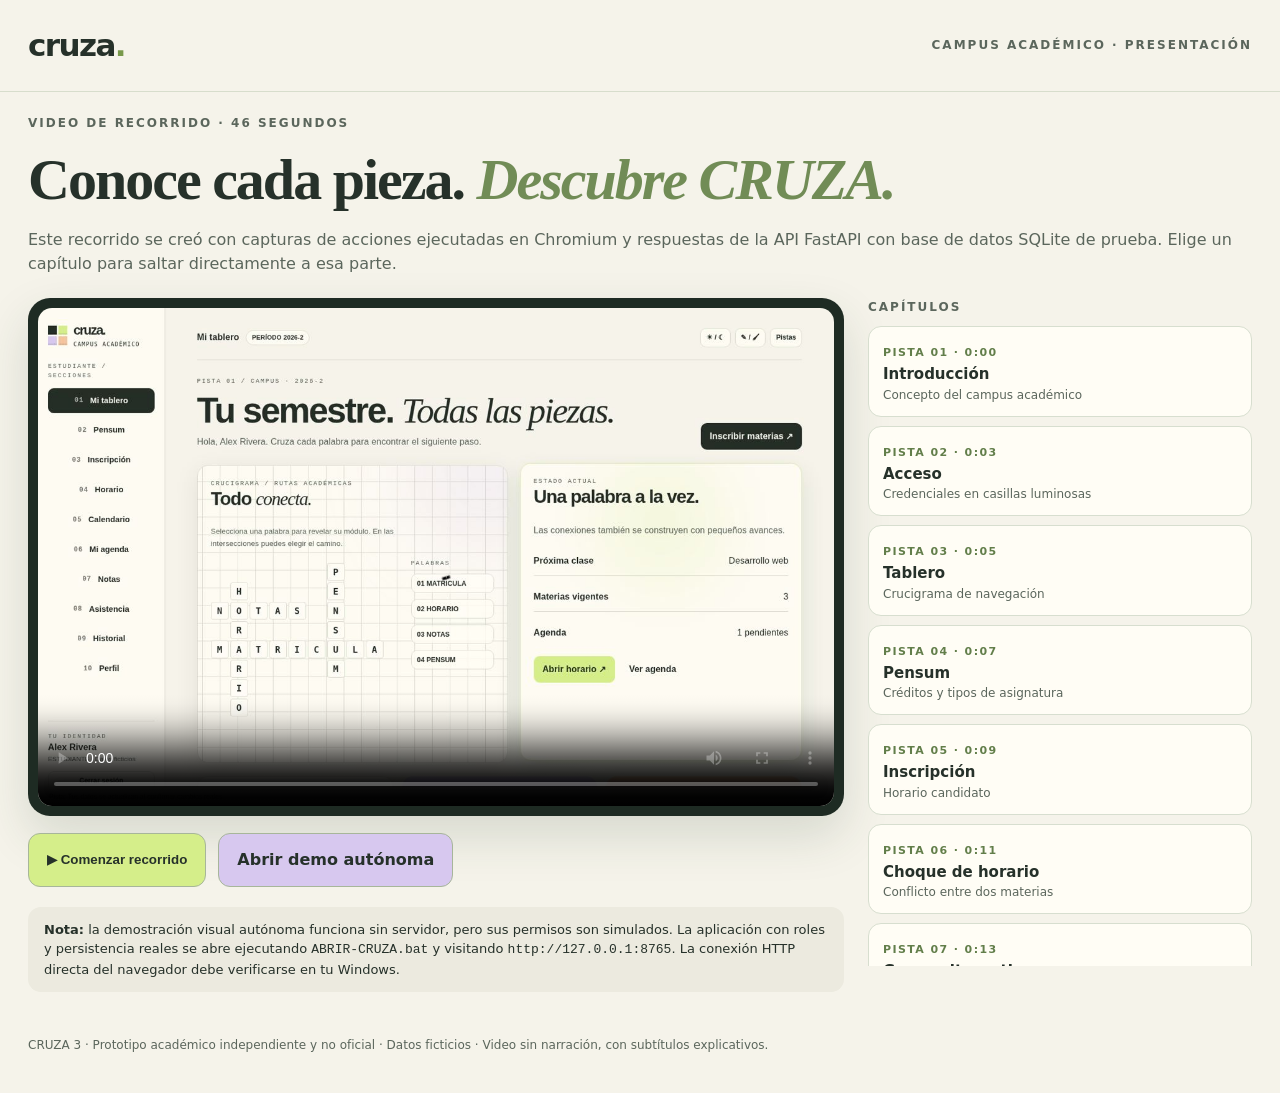
<file: VER-RECORRIDO.html>
<!doctype html>
<html lang="es">
<head>
<meta charset="utf-8"><meta name="viewport" content="width=device-width, initial-scale=1">
<title>Visita guiada · CRUZA 3</title>
<style>
:root{--paper:#f5f3ea;--ink:#26312a;--muted:#5b665c;--lime:#d5ee8a;--lavender:#d7c8ef;--peach:#f5c39d}
*{box-sizing:border-box}body{margin:0;min-height:100vh;background:var(--paper);color:var(--ink);font:16px/1.5 system-ui,-apple-system,Segoe UI,Arial,sans-serif}
header,main,footer{max-width:1280px;margin:auto;padding:22px 28px}header{display:flex;align-items:center;justify-content:space-between;gap:16px;border-bottom:1px solid #d7ddcc}
.logo{font-size:31px;font-weight:900;letter-spacing:-1.6px}.brand-dot{color:#78994b}.caption{font-size:12px;letter-spacing:2px;font-weight:700;text-transform:uppercase;color:var(--muted)}
h1{font:600 clamp(34px,5vw,58px)/1.13 Georgia,serif;letter-spacing:-2px;margin:15px 0}h1 em{font-style:italic;color:#718c56}p{color:var(--muted)}
.layout{display:grid;grid-template-columns:minmax(0,1.7fr) minmax(290px,.8fr);gap:24px;align-items:start;margin-top:22px}.player{background:#1e2b23;padding:10px;border-radius:22px;box-shadow:0 20px 48px #2a423026;overflow:hidden}video{display:block;width:100%;aspect-ratio:16/10;border-radius:14px;background:#15251b}
.btn{border:1px solid #a7b69a;background:var(--lime);color:var(--ink);border-radius:12px;padding:14px 18px;font:700 16px inherit;cursor:pointer;font-weight:700}.btn:focus-visible,.chapter:focus-visible{outline:3px solid #628342;outline-offset:2px}.btn:hover,.chapter:hover{filter:brightness(.97);transform:translateY(-1px)}
.chapters{display:grid;gap:9px;max-height:640px;overflow-y:auto}.chapter{border:1px solid #d7decf;border-radius:13px;background:#fffdf5;padding:12px 14px;text-align:left;cursor:pointer;transition:.15s;font:inherit;color:inherit}.chapter strong{display:block;font-size:15px}.chapter small{display:block;color:var(--muted);font-size:12px}.chapter .n{font-size:11px;font-weight:700;letter-spacing:1.4px;color:#627e4a}
.note{padding:13px 16px;background:#eceadf;border-radius:13px;font-size:13px;margin-top:20px}footer{color:var(--muted);font-size:12px;padding-bottom:40px}
@media(max-width:900px){.layout{grid-template-columns:1fr}.chapters{grid-template-columns:repeat(2,minmax(0,1fr));max-height:none}.chapter{padding:11px}}
@media(max-width:520px){header,main,footer{padding-left:15px;padding-right:15px}.chapters{grid-template-columns:1fr}h1{letter-spacing:-1px}}
</style>
</head>
<body>
<header><div class="logo">cruza<span class="brand-dot">.</span></div><div class="caption">CAMPUS ACADÉMICO · PRESENTACIÓN</div></header>
<main>
<div class="caption">VIDEO DE RECORRIDO · 46 SEGUNDOS</div>
<h1>Conoce cada pieza. <em>Descubre CRUZA.</em></h1>
<p>Este recorrido se creó con capturas de acciones ejecutadas en Chromium y respuestas de la API FastAPI con base de datos SQLite de prueba. Elige un capítulo para saltar directamente a esa parte.</p>
<div class="layout">
<section><div class="player"><video id="tour" controls preload="metadata" playsinline poster="docs/capturas/estudiante.jpg"><source src="docs/CRUZA3-VISITA-GUIADA.mp4" type="video/mp4">Tu navegador no admite MP4.</video></div>
<div style="margin-top:17px;display:flex;flex-wrap:wrap;gap:12px"><button class="btn" type="button" id="begin">▶ Comenzar recorrido</button><a class="btn" style="text-decoration:none;background:var(--lavender)" href="index.html">Abrir demo autónoma</a></div>
<div class="note"><strong>Nota:</strong> la demostración visual autónoma funciona sin servidor, pero sus permisos son simulados. La aplicación con roles y persistencia reales se abre ejecutando <code>ABRIR-CRUZA.bat</code> y visitando <code>http://127.0.0.1:8765</code>. La conexión HTTP directa del navegador debe verificarse en tu Windows.</div>
</section>
<aside><div class="caption" style="margin-bottom:10px">CAPÍTULOS</div><div class="chapters" id="chapters"></div></aside>
</div>
</main>
<footer>CRUZA 3 · Prototipo académico independiente y no oficial · Datos ficticios · Video sin narración, con subtítulos explicativos.</footer>
<script>
const chapters=[
[0,'Introducción','Concepto del campus académico'],
[3,'Acceso','Credenciales en casillas luminosas'],
[5.15,'Tablero','Crucigrama de navegación'],
[7.30,'Pensum','Créditos y tipos de asignatura'],
[9.45,'Inscripción','Horario candidato'],
[11.60,'Choque de horario','Conflicto entre dos materias'],
[13.75,'Grupo alternativo','Se resuelve el choque'],
[15.90,'Horario confirmado','Solo cambió al confirmar'],
[18.05,'Calendario','Estados de actividades'],
[20.20,'Mi agenda','Recordatorio creado'],
[22.35,'Notas','Cortes y ponderaciones'],
[24.50,'Modo oscuro','Estudio nocturno'],
[26.65,'Docente','Notas y Asistencia'],
[30.95,'Administrador','Control de accesos'],
[33.10,'Cuenta pendiente','Creación interna'],
[35.25,'Acceso rechazado','Aún no aprobada'],
[37.40,'Aprobación','Puede iniciar sesión']];
const v=document.getElementById('tour');document.getElementById('begin').onclick=()=>v.play();
const parent=document.getElementById('chapters');
chapters.forEach(([t,label,desc],i)=>{let b=document.createElement('button');b.type='button';b.className='chapter';b.innerHTML=`<span class="n">PISTA ${String(i+1).padStart(2,'0')} · ${Math.floor(t/60)}:${String(Math.floor(t%60)).padStart(2,'0')}</span><strong>${label}</strong><small>${desc}</small>`;b.onclick=()=>{v.currentTime=t;v.play()};parent.appendChild(b)});
</script>
</body></html>
</file>
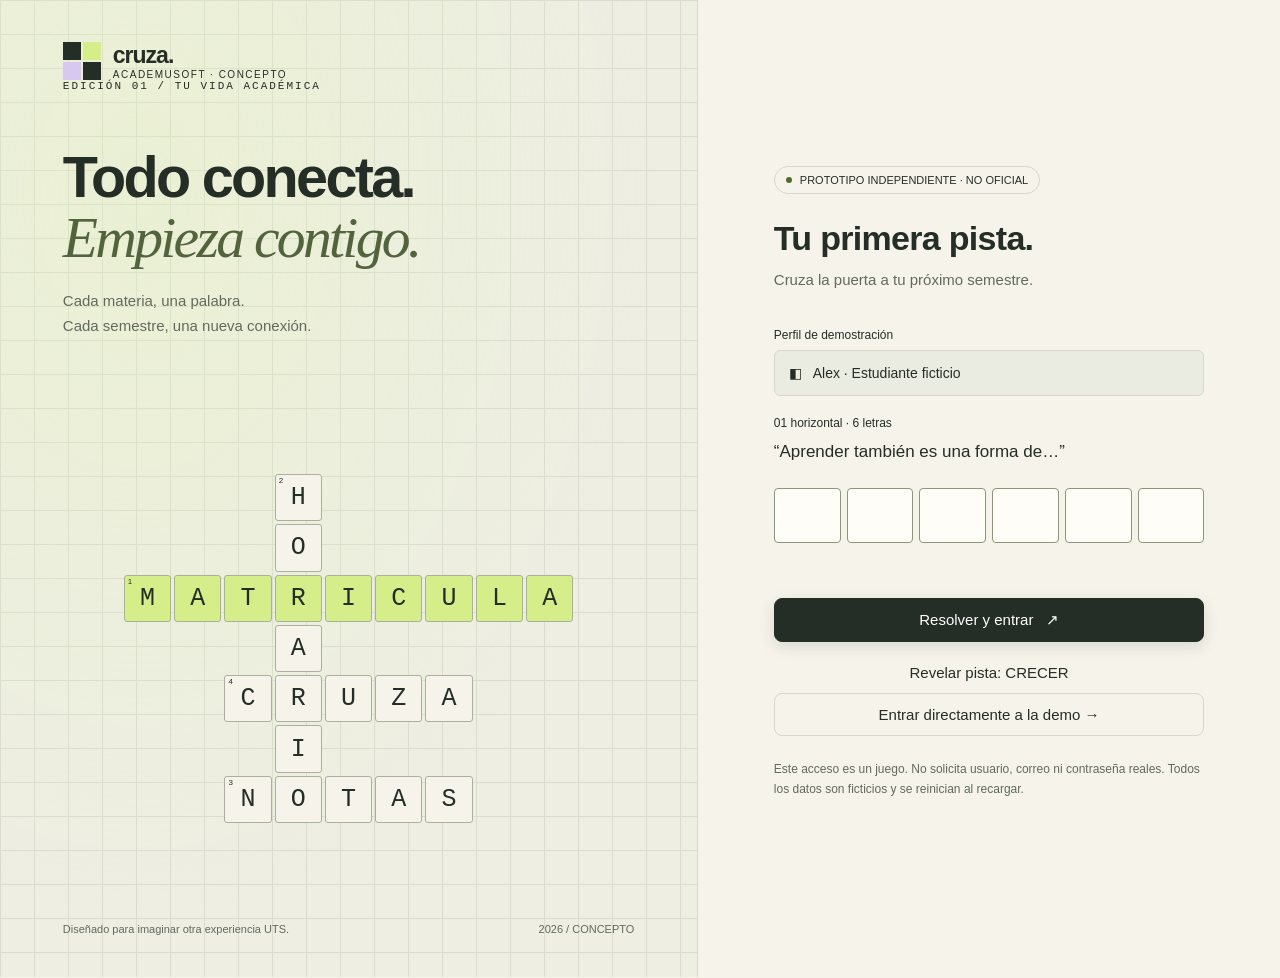
<file: respaldo/GITHUB-index-original-2026-11-10.html>
<!doctype html><html lang="es"><meta charset="utf-8"><meta name="viewport" content="width=device-width,initial-scale=1"><title>CRUZA · Academusoft conceptual</title><style>
:root{--paper:#f5f3ea;--ink:#252d27;--muted:#626a60;--line:#d5d8ca;--lime:#d5ee8a;--purple:#d7c8ef;--peach:#f5c39d}*{box-sizing:border-box}body{margin:0;background:var(--paper);color:var(--ink);font:15px 'Segoe UI',Arial,sans-serif}button,input,select{font:inherit}button{cursor:pointer;color:inherit}button:focus-visible,input:focus-visible,select:focus-visible{outline:3px solid #7651ac;outline-offset:4px}button{border:1px solid var(--line);background:transparent;border-radius:8px;padding:12px 17px}button:hover{background:#e8ebdc}button:disabled{opacity:.4;cursor:not-allowed}.solid{background:var(--ink);color:white;border-color:var(--ink)}.solid:hover{background:#46513c}.lime{background:var(--lime)}.purple{background:var(--purple)}.peach{background:var(--peach)}.mono,.eyebrow{font-family:Consolas,monospace}.eyebrow{font-size:11px;letter-spacing:2px;text-transform:uppercase}.muted{color:var(--muted)}h1,h2,h3,p{margin-top:0}h1{font-size:clamp(35px,4.5vw,64px);letter-spacing:-2.7px;line-height:1.05;font-weight:600;margin-bottom:20px}h2{font-size:25px;letter-spacing:-.7px}h3{font-size:17px}em{font-family:Georgia,serif;font-weight:400}p{line-height:1.65}.badge{display:inline-flex;align-items:center;gap:8px;padding:7px 11px;border:1px solid var(--line);border-radius:30px;font-size:11px}.dot{width:6px;height:6px;border-radius:50%;background:#506c27}.brand{display:flex;gap:12px;align-items:center}.brand strong{font-size:23px;letter-spacing:-1px}.brand small{display:block;font-size:10px;letter-spacing:1.5px}.mark{display:grid;grid-template-columns:repeat(2,18px);gap:2px}.mark span{width:18px;height:18px;background:var(--ink)}.mark span:nth-child(2){background:var(--lime)}.mark span:nth-child(3){background:var(--purple)}.row{display:flex;align-items:center;justify-content:space-between;gap:16px}.stack{display:grid;gap:18px}.shell{display:grid;grid-template-columns:220px 1fr;min-height:100vh}.sidebar{padding:34px 22px;border-right:1px solid var(--line);display:flex;flex-direction:column;gap:38px}.sidebar nav{display:grid;gap:8px}.navbtn{text-align:left;border:0;display:flex;gap:14px;align-items:center}.navbtn.active{background:var(--ink);color:white}.navbtn b{font:12px Consolas,monospace;opacity:.65}.sidebar .bottom{margin-top:auto}.profile{display:flex;gap:10px;align-items:center;font-size:12px;padding-top:20px;border-top:1px solid var(--line)}.avatar{display:grid;place-items:center;width:36px;height:36px;background:var(--purple);border-radius:50%;font-weight:bold}.main{padding:25px 44px 40px;max-width:1500px;width:100%;margin:auto}.topbar{padding-bottom:23px;border-bottom:1px solid var(--line);margin-bottom:32px}.heading{margin-bottom:28px}.heading h1{font-size:43px}.split{display:grid;grid-template-columns:1.25fr 1fr;gap:28px}.panel{border:1px solid var(--line);border-radius:14px;padding:26px;background:#fcfbf5}.panel.dark{background:var(--ink);color:var(--paper);border-color:var(--ink)}.panel p:last-child{margin-bottom:0}.gridpaper{background-color:#eeeee3;background-image:linear-gradient(#d9ddcf 1px,transparent 1px),linear-gradient(90deg,#d9ddcf 1px,transparent 1px);background-size:34px 34px}.boardwrap{padding:27px;border-radius:14px;position:relative;overflow:hidden}.crossword{display:grid;grid-template-columns:repeat(11,1fr);gap:3px;max-width:550px;margin:24px auto}.cell{aspect-ratio:1;position:relative;display:grid;place-items:center;border:1px solid #a9b09c;font:500 clamp(13px,2vw,25px) Consolas,monospace;border-radius:3px;background:var(--paper);padding:0;min-width:0}.cell small{position:absolute;left:3px;top:1px;font:8px Arial}.cell.void{visibility:hidden}.cell:hover{transform:translateY(-2px);background:var(--lime)}.cell.chosen{background:var(--lime)}.crossword .cell[data-route="horario"]{background:var(--purple)}.crossword .cell[data-route="notas"]{background:var(--peach)}.clue{display:flex;gap:17px;padding:19px 0;border-bottom:1px solid var(--line);align-items:center}.clue:last-child{border:0}.clue .num{width:32px;height:32px;border:1px solid var(--line);display:grid;place-items:center;font:13px Consolas,monospace;flex-shrink:0}.clue h3{margin:0 0 5px}.clue p{margin:0;font-size:12px}.clue button{margin-left:auto;padding:8px 13px}.stats{display:grid;grid-template-columns:repeat(3,1fr);gap:16px;margin-top:24px}.stat{padding:22px;border:1px solid var(--line);border-radius:12px}.stat strong{display:block;font-size:34px;font-weight:500;margin:10px 0 4px;letter-spacing:-1px}.stat small{font-size:12px}.footer{margin-top:30px;font-size:11px;color:var(--muted);display:flex;justify-content:space-between;gap:12px}.login{min-height:100vh;display:grid;grid-template-columns:1.2fr 1fr}.loginart{padding:42px 9%;display:flex;flex-direction:column;justify-content:space-between;border-right:1px solid var(--line)}.loginart h1{margin-top:55px}.loginart .crossword{width:100%;margin:20px auto}.loginform{padding:45px 13%;display:flex;flex-direction:column;justify-content:center}.loginform h2{font-size:34px;margin:25px 0 10px}.answer{display:flex;gap:6px;margin:22px 0}.answer input{min-width:0;width:calc(100% / 6);height:55px;text-align:center;background:#fffdf7;border:1px solid #8c967b;border-radius:4px;font:25px Consolas,monospace;text-transform:uppercase}.loginform label{display:block;font-size:12px;margin:20px 0 8px}.fakeuser{background:#eaece1;padding:14px;border:1px solid var(--line);border-radius:6px;font-size:14px}.error{color:#943e29;font-size:13px;min-height:20px}.wide{width:100%}.word{display:inline-flex;gap:3px}.letter{display:inline-grid;place-items:center;width:28px;height:32px;border:1px solid #8e9b7e;font:16px Consolas,monospace;border-radius:2px}.courses{display:grid;grid-template-columns:1fr 1fr;gap:14px}.course{padding:20px;border:1px solid var(--line);border-radius:12px;background:#fcfbf5}.course.selected{border-color:#798d48;background:#eff5db}.course p{font-size:12px;margin:10px 0}.course h3{margin:14px 0 5px}.course .row{margin-top:14px}.course button{padding:9px 12px;font-size:12px}.course select{max-width:155px;border:1px solid var(--line);border-radius:5px;padding:7px;background:transparent;font-size:11px}.enroll{display:grid;grid-template-columns:1fr 295px;gap:24px}.enroll aside{align-self:start;position:sticky;top:20px}.steps{display:flex;gap:20px;padding:16px 0 25px;font:11px Consolas,monospace}.steps span:first-child{font-weight:bold}.progress{height:7px;background:#d9ddce;border-radius:6px;overflow:hidden;margin:16px 0}.progress i{display:block;background:#617238;height:100%}.listrow{display:flex;justify-content:space-between;align-items:center;padding:14px 0;border-bottom:1px solid var(--line);gap:10px}.timetable{display:grid;grid-template-columns:60px repeat(5,1fr);gap:5px;min-width:670px}.tablewrap{overflow:auto;padding-bottom:5px}.timehead{text-align:center;font:12px Consolas,monospace;padding:13px;background:#e9ecdf}.slot{min-height:100px;border:1px solid var(--line);border-radius:4px;padding:10px;background:#faf9f2;font-size:12px}.slot.booked{cursor:pointer;border-color:#b4bea1;background:var(--lime)}.slot.booked:nth-child(3n){background:var(--purple)}.slot.booked:nth-child(4n){background:var(--peach)}.slot strong{display:block;margin:8px 0}.time{padding-top:15px;font:11px Consolas,monospace}.tabs{display:flex;gap:8px;flex-wrap:wrap}.tabs .active{background:var(--ink);color:white}.agenda{display:none}.gradegrid{display:grid;grid-template-columns:1fr 320px;gap:25px}.grades{width:100%;border-collapse:collapse}.grades td,.grades th{text-align:left;padding:17px 10px;border-bottom:1px solid var(--line);font-size:13px}.grades th{font:11px Consolas,monospace;color:var(--muted)}.grade{display:inline-grid;place-items:center;border:1px solid #a3ae8c;background:var(--lime);width:42px;height:42px;font:17px Consolas,monospace}.ring{width:145px;height:145px;margin:20px auto;border:12px solid var(--lime);border-right-color:#58634e;border-radius:50%;display:grid;place-items:center}.ring strong{font-size:38px;font-weight:400}.slider{width:100%;accent-color:#60752e}.mini{font-size:12px}.overlay{position:fixed;inset:0;background:#15201588;display:grid;place-items:center;padding:20px;z-index:10;backdrop-filter:blur(4px)}.modal{background:var(--paper);padding:30px;border-radius:17px;max-width:540px;width:100%;max-height:90vh;overflow:auto;box-shadow:0 20px 80px #0003}.modal h2{margin-top:20px}.toast{position:fixed;bottom:25px;left:50%;transform:translateX(-50%);background:var(--ink);color:white;padding:14px 22px;border-radius:9px;z-index:30;font-size:13px;max-width:90vw}.successword{margin:24px 0}.successword .letter{background:var(--lime);width:38px;height:44px}.mobilebrand{display:none}a{color:inherit}button, .panel{transition:background .18s,transform .18s}main{animation:appear .3s ease}@keyframes appear{from{opacity:.6;transform:translateY(5px)}to{opacity:1;transform:none}}@media(prefers-reduced-motion:reduce){*{animation:none!important;transition:none!important}}@media(max-width:1100px){.main{padding:24px}.sidebar{padding:28px 14px}.shell{grid-template-columns:180px 1fr}.split{gap:18px}.enroll{grid-template-columns:1fr 250px}.courses{grid-template-columns:1fr}.gradegrid{grid-template-columns:1fr}.gradegrid aside{display:grid;grid-template-columns:1fr 1fr;gap:20px}.crossword{gap:2px}}@media(max-width:750px){.shell{display:block}.sidebar{position:fixed;bottom:0;left:0;right:0;z-index:5;background:var(--paper);padding:8px 7px;border-top:1px solid var(--line);display:block}.sidebar .brand,.sidebar .bottom,.sidebar>.eyebrow{display:none}.sidebar nav{grid-template-columns:repeat(4,1fr);gap:3px}.navbtn{display:grid;justify-items:center;text-align:center;padding:8px 3px;font-size:11px;gap:4px}.main{padding:19px 18px 95px}.topbar{margin-bottom:25px;padding-bottom:16px}.topbar>.eyebrow{display:none}.mobilebrand{display:block;font-size:21px;font-weight:bold}.heading h1{font-size:37px}.split,.enroll{grid-template-columns:1fr}.panel{padding:20px}.boardwrap{padding:18px}.cell{font-size:20px}.stats{gap:8px}.stat{padding:13px}.stat strong{font-size:26px}.stat .eyebrow{font-size:9px;letter-spacing:.5px}.login{display:block}.loginart{padding:24px 25px;border-bottom:1px solid var(--line);border-right:0}.loginart h1{margin:35px 0 15px;font-size:43px}.loginart .crossword,.loginart>.footer,.loginart>p{display:none}.loginform{padding:30px 25px 45px}.loginform h2{margin-top:15px}.loginart .eyebrow{display:none}.enroll aside{position:static}.courses{grid-template-columns:1fr}.gradegrid aside{display:block}.tablewrap{display:none}.agenda{display:grid;gap:12px}.gradegrid>.panel{overflow:auto}.grades td,.grades th{padding:12px 5px;font-size:11px}.grades .grade{width:34px;height:36px;font-size:14px}.footer{flex-direction:column}.topbar .badge{font-size:9px}.heading .row{align-items:flex-start}.heading .row>button{font-size:11px;padding:10px}.steps{gap:12px;font-size:10px}}@media print{.sidebar,.topbar button,.footer button{display:none}.shell{display:block}.main{padding:0}.panel{break-inside:avoid}.tablewrap{display:block}.agenda{display:none}}
/* Acabado final: iluminación sutil, profundidad y respuesta táctil */
.panel,.course,.stat,.boardwrap{box-shadow:0 12px 35px #25302008;transition:box-shadow .25s,transform .25s,border-color .25s}.panel:hover,.course:hover{box-shadow:0 18px 45px #25302012}.cell{transition:transform .2s,box-shadow .2s,background .2s}.cell:hover,.cell:focus-visible{transform:translateY(-4px) scale(1.06);box-shadow:0 6px 20px #839c4580;z-index:1}.gridpaper{background-image:radial-gradient(ellipse at 20% 20%,#e2f4b455,transparent 65%),linear-gradient(#d9ddcf 1px,transparent 1px),linear-gradient(90deg,#d9ddcf 1px,transparent 1px);background-size:auto,34px 34px,34px 34px}button{position:relative;overflow:hidden;transition:transform .2s,box-shadow .2s,background .2s}button:active{transform:scale(.97)}button::after{content:'';position:absolute;inset:-50%;background:radial-gradient(circle,#ffffff35,transparent 60%);opacity:0;pointer-events:none;transition:opacity .2s}button:hover::after{opacity:1}.selected .letter{animation:tile-in .3s ease both}.selected .letter:nth-child(2n){animation-delay:.06s}.successword .letter{animation:celebrate .7s ease both}.successword .letter:nth-child(2n){animation-delay:.12s}.modal{animation:appear .25s ease}.solid{box-shadow:0 5px 15px #252d2720}.loginart h1 em,.heading h1 em{color:#52633d}@keyframes tile-in{from{transform:translateY(6px);opacity:.4}to{transform:none;opacity:1}}@keyframes celebrate{0%{transform:scale(.8) rotate(-5deg)}50%{transform:scale(1.12) rotate(3deg)}100%{transform:none}}@media(prefers-reduced-motion:reduce){*,*::after{animation:none!important;transition:none!important;transform:none!important}}@media(max-width:750px){.heading .row{flex-wrap:wrap}.panel .row{flex-wrap:wrap}.course .row{flex-wrap:wrap}.topbar .row{gap:7px}.gradegrid .panel{min-width:0}}
</style><body><div id="app"></div><div id="announcer" aria-live="polite"></div><script>
'use strict';
const $=s=>document.querySelector(s);const app=$('#app');
const courses=[{id:'web',word:'WEB',name:'Desarrollo web',credits:3,day:0,hour:8,room:'B-302',teacher:'Laura Ríos',grades:[4.5,4.3,4.7],clue:'Ideas que cobran vida en el navegador.'},{id:'datos',word:'DATOS',name:'Bases de datos',credits:3,day:1,hour:10,room:'C-204',teacher:'Andrés Mora',grades:[4.2,4.6,4.4],clue:'Información que encuentra su lugar.'},{id:'redes',word:'REDES',name:'Redes de computadores',credits:3,day:2,hour:8,room:'B-105',teacher:'Sara Luna',grades:[3.7,4.1,4.2],clue:'El arte de conectar puntos.'},{id:'calculo',word:'CALCULO',name:'Cálculo diferencial',credits:4,day:3,hour:10,room:'A-201',teacher:'Diego Paz',grades:[3.8,4.0,4.3],clue:'Una pista para entender el cambio.'},{id:'etica',word:'ETICA',name:'Ética profesional',credits:2,day:4,hour:8,room:'A-108',teacher:'Ana Sol',grades:[4.8,4.7,4.9],clue:'La brújula detrás de cada decisión.'},{id:'algebra',word:'ALGEBRA',name:'Álgebra lineal',credits:3,day:0,hour:8,room:'A-306',teacher:'Juan Valle',grades:[4.0,3.9,4.1],clue:'Vectores que abren nuevas direcciones.'}];
let state={route:'login',selected:['web','datos','redes'],enrolled:['web','datos','redes'],confirmed:false,groups:{},cut:'final',day:0,visited:new Set(),sim:4};
const days=['Lunes','Martes','Miércoles','Jueves','Viernes'];const labels={inicio:'Mi tablero',matricula:'Matrícula',horario:'Horario',notas:'Notas'};const fmt=n=>n.toFixed(2).replace('.',',');
const word=(s,cls='')=>`<span class="word ${cls}" aria-label="${s}">${[...s].map(c=>`<span class="letter" aria-hidden="true">${c}</span>`).join('')}</span>`;
function brand(){return '<div class="brand"><div class="mark" aria-hidden="true"><span></span><span></span><span></span><span></span></div><div><strong>cruza.</strong><small>ACADEMUSOFT · CONCEPTO</small></div></div>'}
function board(interactive=true){let cells={};let words=[['MATRICULA',4,1,0,'matricula',1],['HORARIO',2,4,1,'horario',2],['NOTAS',8,3,0,'notas',3],['CRUZA',6,3,0,'inicio',4]];for(let [w,r,c,v,route,num] of words)[...w].forEach((l,i)=>{let key=(r+(v?i:0))*11+c+(v?0:i);if(!cells[key])cells[key]={l,route,num:i===0?num:''}});return `<div class="crossword" aria-label="Crucigrama de navegación">${Array.from({length:110},(_,i)=>{let c=cells[i];return c?`<${interactive?'button':'span'} class="cell ${c.route==='matricula'?'chosen':''}" ${interactive?`data-route="${c.route}" aria-label="Abrir ${labels[c.route]}"`:''}><small>${c.num}</small>${c.l}</${interactive?'button':'span'}>`:'<span class="cell void"></span>'}).join('')}</div>`}
function login(){return `<div class="login"><section class="loginart gridpaper">${brand()}<div><div class="eyebrow">EDICIÓN 01 / TU VIDA ACADÉMICA</div><h1>Todo conecta.<br><em>Empieza contigo.</em></h1><p class="muted">Cada materia, una palabra.<br>Cada semestre, una nueva conexión.</p></div>${board(false)}<div class="footer"><span>Diseñado para imaginar otra experiencia UTS.</span><span>2026 / CONCEPTO</span></div></section><section class="loginform"><span class="badge" style="align-self:start"><span class="dot"></span>PROTOTIPO INDEPENDIENTE · NO OFICIAL</span><h2>Tu primera pista.</h2><p class="muted">Cruza la puerta a tu próximo semestre.</p><label>Perfil de demostración</label><div class="fakeuser">◧ &nbsp; Alex · Estudiante ficticio</div><label for="letter0">01 horizontal · 6 letras</label><p style="font-size:17px;margin:0">“Aprender también es una forma de…”</p><form id="loginForm"><div class="answer">${Array.from({length:6},(_,i)=>`<input id="letter${i}" aria-label="Letra ${i+1} de 6" maxlength="1" autocomplete="off" autocapitalize="characters" inputmode="text">`).join('')}</div><p class="error" id="loginError" role="alert"></p><button class="solid wide" type="submit">Resolver y entrar &nbsp; ↗</button></form><button data-action="hint" style="border:0;margin-top:10px">Revelar pista: CRECER</button><button class="wide" data-action="enter">Entrar directamente a la demo →</button><p class="mini muted" style="margin-top:24px">Este acceso es un juego. No solicita usuario, correo ni contraseña reales. Todos los datos son ficticios y se reinician al recargar.</p></section></div>`}
function shell(content){return `<div class="shell"><aside class="sidebar">${brand()}<div class="eyebrow muted">PISTAS DEL SEMESTRE</div><nav aria-label="Navegación principal">${Object.entries(labels).map(([r,l],i)=>`<button class="navbtn ${state.route===r?'active':''}" data-route="${r}" ${state.route===r?'aria-current="page"':''}><b>0${i+1}</b>${l}</button>`).join('')}</nav><div class="bottom"><div class="panel lime" style="padding:17px"><span class="eyebrow">UNA PISTA</span><p class="mini" style="margin-top:10px">Las mejores conexiones empiezan con curiosidad.</p></div><button data-action="help" style="border:0;width:100%;margin:15px 0">Cómo jugar ↗</button><div class="profile"><span class="avatar">AL</span><span><b>Alex López</b><br><span class="muted">Perfil de ejemplo</span></span></div><button data-action="logout" style="border:0;font-size:12px;margin-top:12px">Salir de la demo ↗</button></div></aside><main class="main"><header class="topbar row"><span class="eyebrow">MI CAMPUS / ${labels[state.route].toUpperCase()}</span><span class="mobilebrand">cruza.</span><div class="row"><span class="badge"><span class="dot"></span>2026–2 · DEMOSTRACIÓN</span><button data-action="help" aria-label="Ayuda" style="padding:7px 12px">?</button><button data-action="logout" aria-label="Salir de la demo" style="padding:7px 12px">↗</button></div></header>${content}<footer class="footer"><span>CRUZA / Concepto académico independiente para concurso UTS.</span><span>Datos ficticios · Sin conexión institucional</span></footer></main></div>`}
function heading(n,title,desc,extra=''){return `<div class="heading"><div class="eyebrow muted" style="margin-bottom:14px">${n} / ${labels[state.route].toUpperCase()}</div><div class="row"><h1>${title}</h1>${extra}</div><p class="muted">${desc}</p></div>`}
function credits(ids){return courses.filter(c=>ids.includes(c.id)).reduce((s,c)=>s+c.credits,0)}
function home(){return heading('01','Tu semestre.<br><em>Todas las piezas.</em>','Hola, Alex. Sigue una pista y encuentra tu próximo paso.')+`<div class="split"><section class="boardwrap gridpaper"><div class="row"><span class="eyebrow">EL MAPA DE TUS CONEXIONES</span><span class="badge" style="background:var(--paper)">↗ EXPLORA</span></div>${board()}<div class="row mini"><span>Elige una palabra para abrir su sección.</span><span class="mono">4 conexiones</span></div></section><section class="panel"><div class="row"><h2>Las pistas de hoy</h2><span class="eyebrow">HORIZ. / VERT.</span></div>${[['matricula','01','Dale forma a tu semestre','Elige las materias que completan tu camino.'],['horario','02','Encuentra tu momento','Cada clase tiene una casilla en tu semana.'],['notas','03','Lee tus avances','Tus resultados cuentan una historia.']].map(([r,n,t,d])=>`<div class="clue"><span class="num">${n}</span><div><h3>${t}</h3><p class="muted">${d}</p></div><button data-route="${r}" aria-label="Abrir ${labels[r]}">↗</button></div>`).join('')}<div class="panel purple" style="margin-top:22px;padding:18px"><div class="eyebrow">PISTA PERSONAL</div><p style="margin-top:9px">Tu futuro no está escrito.<br><strong>Está por conectar.</strong></p></div></section></div><div class="stats"><div class="stat"><span class="eyebrow">CASILLAS ELEGIDAS</span><strong>${state.enrolled.length}</strong><small>materias ${state.confirmed?'confirmadas':'de ejemplo'}</small></div><div class="stat"><span class="eyebrow">TU PRÓXIMO NIVEL</span><strong>${credits(state.enrolled)}<span style="font-size:17px" class="muted"> / 18</span></strong><small>créditos del tablero</small></div><div class="stat lime"><span class="eyebrow">PROMEDIO DEMO</span><strong>${fmt(average())}</strong><small>cada avance cuenta ↗</small></div></div>`}
function slot(c){return state.groups[c.id]==='B'?{day:4,hour:12}:{day:c.day,hour:c.hour}}
function problems(){let ids=state.selected,errors=[];if(!ids.length)errors.push('Selecciona al menos una materia para completar una palabra.');if(credits(ids)>18)errors.push('Este tablero admite hasta 18 créditos.');for(let i=0;i<ids.length;i++)for(let j=i+1;j<ids.length;j++){let a=courses.find(c=>c.id===ids[i]),b=courses.find(c=>c.id===ids[j]),x=slot(a),y=slot(b);if(x.day===y.day&&x.hour===y.hour)errors.push(`${a.name} y ${b.name} se cruzan a la misma hora. Cambia un grupo o retira una materia.`)}return errors}
function enrollment(){let errors=problems();return heading('02','Arma tu <em>semestre.</em>','Cada materia completa una palabra. Cada elección abre un camino.')+`<div class="steps"><span>01 ELEGIR PALABRAS</span><span>→ 02 REVISAR CRUCES</span><span>→ 03 CONFIRMAR</span></div><div class="enroll"><section class="courses">${courses.map((c,i)=>{let on=state.selected.includes(c.id),s=slot(c);return `<article class="course ${on?'selected':''}"><div class="row"><span class="eyebrow">0${i+1} HORIZONTAL</span><span class="badge">${c.credits} créditos</span></div><h3>${c.name}</h3><p class="muted">${c.clue}</p>${word(c.word)}<p>${days[s.day]} · ${s.hour}:00–${s.hour+2}:00 · ${c.room}</p><div class="row"><select aria-label="Grupo de ${c.name}" data-group="${c.id}"><option value="A" ${state.groups[c.id]!=='B'?'selected':''}>Grupo A · horario base</option><option value="B" ${state.groups[c.id]==='B'?'selected':''}>Grupo B · vie. 12:00</option></select><button data-toggle="${c.id}" aria-pressed="${on}" class="${on?'lime':''}">${on?'✓ Elegida':'＋ Elegir'}</button></div></article>`}).join('')}</section><aside class="panel"><div class="eyebrow">TU COMPOSICIÓN</div><h2 style="margin-top:18px">${state.selected.length} palabras.<br><em>Un nuevo capítulo.</em></h2><div class="progress"><i style="width:${Math.min(100,credits(state.selected)/18*100)}%"></i></div><div class="row mini"><span>${credits(state.selected)} créditos elegidos</span><span>18 máx.</span></div><div style="margin:20px 0">${state.selected.map(id=>{let c=courses.find(c=>c.id===id);return `<div class="listrow mini"><span>${c.name}</span><b>${c.credits}</b></div>`}).join('')||'<p class="muted mini">El tablero está vacío. Elige tu primera materia.</p>'}</div><div aria-live="polite">${errors.length?errors.map(e=>`<p class="error">${e}</p>`).join(''):'<p class="mini">✓ Sin cruces de horario</p>'}</div><button class="solid wide" data-action="review" ${errors.length?'disabled':''}>Revisar mi matrícula →</button><p class="mini muted" style="margin-top:15px">Reglas ficticias de la demo: máximo 18 créditos y sin clases simultáneas. No representa el proceso oficial.</p></aside></div>`}
function schedule(){let enrolled=courses.filter(c=>state.enrolled.includes(c.id));return heading('03','Tu semana, <em>resuelta.</em>','Encuentra cada clase en el lugar donde todo encaja.',`<button data-action="download">↓ Descargar horario</button>`)+`<div class="row" style="margin-bottom:23px"><span class="badge">${state.confirmed?'✓ Matrícula demo confirmada':'◧ Horario de ejemplo'} · ${credits(state.enrolled)} créditos</span><span class="mini muted">Semana tipo / 2026–2</span></div><section class="panel"><div class="row" style="margin-bottom:20px"><h2 style="margin:0">Cruces de la semana</h2><span class="eyebrow">LUN — VIE</span></div><div class="tablewrap"><div class="timetable"><div class="timehead">HORA</div>${days.map(d=>`<div class="timehead">${d}</div>`).join('')}${[8,10,12,14].map(h=>`<div class="time">${h}:00<br><span class="muted">${h+2}:00</span></div>${days.map((d,di)=>{let c=enrolled.find(c=>{let s=confirmedSlot(c);return s.day===di&&s.hour===h});return c?`<button class="slot booked" data-course="${c.id}" aria-label="${c.name}, ${d} ${h}:00"><span class="eyebrow">${c.word}</span><strong>${c.name}</strong><span>${h}:00–${h+2}:00 · ${c.room}</span></button>`:'<div class="slot"><span class="muted">·</span></div>'}).join('')}`).join('')}</div></div><div class="agenda"><div class="tabs" aria-label="Día de la semana">${days.map((d,i)=>`<button data-day="${i}" class="${state.day===i?'active':''}" style="padding:9px">${d.slice(0,3)}</button>`).join('')}</div>${enrolled.filter(c=>confirmedSlot(c).day===state.day).map(c=>`<button class="slot booked" data-course="${c.id}"><span class="eyebrow">${c.word} / ${confirmedSlot(c).hour}:00</span><strong>${c.name}</strong><span>${c.room} · Ver pista de la clase ↗</span></button>`).join('')||'<div class="panel gridpaper"><h3>Una casilla libre.</h3><p>Hoy no hay clases en tu horario. Deja espacio para una nueva idea.</p></div>'}</div></section><div class="panel purple" style="margin-top:22px"><div class="row"><div><span class="eyebrow">PISTA DE ORGANIZACIÓN</span><p style="margin:8px 0 0">Los espacios libres también forman parte del tablero.</p></div><button data-route="matricula">Editar matrícula ↗</button></div></div>`}
let enrolledGroups={};function confirmedSlot(c){return enrolledGroups[c.id]==='B'?{day:4,hour:12}:{day:c.day,hour:c.hour}}
function final(c){return c.grades[0]*.3+c.grades[1]*.3+c.grades[2]*.4}function average(){let cs=courses.filter(c=>state.enrolled.includes(c.id));return cs.reduce((s,c)=>s+final(c)*c.credits,0)/(credits(state.enrolled)||1)}
function grades(){let cs=courses.filter(c=>state.enrolled.includes(c.id));return heading('04','Cada avance <em>cuenta.</em>','Las pistas de tu esfuerzo, reunidas en un solo tablero.')+`<div class="tabs" style="margin-bottom:24px">${[['final','Vista completa'],['0','Corte 1 · 30%'],['1','Corte 2 · 30%'],['2','Corte 3 · 40%']].map(([v,l])=>`<button data-cut="${v}" class="${state.cut===v?'active':''}" aria-pressed="${state.cut===v}">${l}</button>`).join('')}</div><div class="gradegrid"><section class="panel"><h2>Tus palabras completadas</h2><p class="mini muted">Escala de ejemplo: 0,0 a 5,0 · aprobación desde 3,0.</p><table class="grades"><thead><tr><th>MATERIA</th>${state.cut==='final'?'<th>C1</th><th>C2</th><th>C3</th>':''}<th>${state.cut==='final'?'FINAL':'CORTE '+(Number(state.cut)+1)}</th></tr></thead><tbody>${cs.map(c=>`<tr><td><b>${c.name}</b><br><span class="muted">${c.credits} créditos · ${c.word}</span></td>${state.cut==='final'?c.grades.map(g=>`<td>${fmt(g)}</td>`).join(''):''}<td><span class="grade">${fmt(state.cut==='final'?final(c):c.grades[+state.cut])}</span></td></tr>`).join('')}</tbody></table><div class="clue"><span class="num">✓</span><div><h3>Vas conectando ideas.</h3><p class="muted">Cada resultado es una pista para seguir aprendiendo.</p></div></div></section><aside class="stack"><section class="panel dark" style="text-align:center"><span class="eyebrow">PROMEDIO PONDERADO DEMO</span><div class="ring"><strong>${fmt(average())}</strong></div><p class="mini">Ponderado por créditos de las materias de tu tablero.</p></section><section class="panel peach"><span class="eyebrow">EXPLORA UNA POSIBILIDAD</span><h3 style="margin-top:16px">La última casilla de Web</h3><p class="mini">Con 4,5 en C1 y 4,3 en C2, ¿qué pasa si tu C3 es…?</p><label for="sim" class="row"><span>Nota del tercer corte</span><b id="simValue">${fmt(state.sim)}</b></label><input id="sim" class="slider" type="range" min="0" max="5" step="0.1" value="${state.sim}"><p class="mini" style="margin-top:12px">Final simulado: <strong id="simResult">${fmt(4.5*.3+4.3*.3+state.sim*.4)}</strong></p><span class="mini muted">Exploración libre. No modifica tus notas.</span></section></aside></div>`}
function render(){app.innerHTML=state.route==='login'?login():shell(({inicio:home,matricula:enrollment,horario:schedule,notas:grades})[state.route]());if(state.route==='login')bindLogin()}
function go(r){state.route=r;state.visited.add(r);render();window.scrollTo(0,0)}
function toast(t){$('#announcer').innerHTML=`<div class="toast">${t}</div>`;setTimeout(()=>$('#announcer').innerHTML='',3200)}
let lastFocus;function modal(content){lastFocus=document.activeElement;let wrap=document.createElement('div');wrap.className='overlay';wrap.innerHTML=`<section class="modal" role="dialog" aria-modal="true" aria-labelledby="modalTitle"><div class="row"><span class="eyebrow">CRUZA / DEMOSTRACIÓN</span><button data-action="close" aria-label="Cerrar diálogo">✕</button></div>${content}</section>`;document.body.append(wrap);wrap.querySelector('button').focus()}
function closeModal(){document.querySelector('.overlay')?.remove();if(lastFocus?.isConnected)lastFocus.focus()}
function bindLogin(){$('#loginForm').onsubmit=e=>{e.preventDefault();let answer=[...document.querySelectorAll('.answer input')].map(i=>i.value).join('').toUpperCase();if(answer==='CRECER')go('inicio');else $('#loginError').textContent='Todavía falta una conexión. Pista: la palabra es CRECER.'};document.querySelectorAll('.answer input').forEach((input,i)=>{input.oninput=()=>{input.value=input.value.replace(/[^a-z]/gi,'').toUpperCase();if(input.value)$('#letter'+(i+1))?.focus()};input.onkeydown=e=>{if(e.key==='Backspace'&&!input.value)$('#letter'+(i-1))?.focus();if(e.key==='ArrowLeft')$('#letter'+(i-1))?.focus();if(e.key==='ArrowRight')$('#letter'+(i+1))?.focus()}})}
document.addEventListener('click',e=>{let b=e.target.closest('button');if(!b)return;if(b.dataset.route)return go(b.dataset.route);if(b.dataset.toggle){let id=b.dataset.toggle;state.selected=state.selected.includes(id)?state.selected.filter(x=>x!==id):[...state.selected,id];render();return}if(b.dataset.day){state.day=+b.dataset.day;render();return}if(b.dataset.cut){state.cut=b.dataset.cut;render();return}if(b.dataset.course){let c=courses.find(c=>c.id===b.dataset.course),s=confirmedSlot(c);modal(`<h2 id="modalTitle">${c.name}</h2>${word(c.word)}<p style="margin-top:22px">${c.clue}</p><div class="listrow"><span>Cuándo</span><b>${days[s.day]} ${s.hour}:00–${s.hour+2}:00</b></div><div class="listrow"><span>Dónde</span><b>Aula ${c.room}</b></div><div class="listrow"><span>Docente ficticio</span><b>${c.teacher}</b></div><p class="mini muted" style="margin-top:20px">Información simulada para el prototipo.</p>`);return}switch(b.dataset.action){case'enter':go('inicio');break;case'hint':[...'CRECER'].forEach((l,i)=>$('#letter'+i).value=l);$('#loginError').textContent='Pista completa. Ya puedes entrar.';break;case'logout':go('login');break;case'close':closeModal();break;case'help':modal(`<h2 id="modalTitle">La pista está en conectar.</h2><p>CRUZA convierte la gestión académica en un crucigrama: elige una palabra del tablero o usa el menú para entrar a cada sección.</p><div class="clue"><span class="num">01</span><p><b>Matrícula:</b> elige materias. Si dos clases se cruzan, cambia un grupo. Revisa y confirma.</p></div><div class="clue"><span class="num">02</span><p><b>Horario:</b> descubre cómo se acomodan tus elecciones. Toca una clase para ver sus detalles.</p></div><div class="clue"><span class="num">03</span><p><b>Notas:</b> consulta cortes y prueba una posibilidad con el simulador.</p></div><p class="mini muted" style="margin-top:18px">Concepto independiente. No es Academusoft oficial ni un servicio de la UTS. No guarda información, no solicita credenciales y no realiza matrículas reales. Recarga para reiniciar.</p>`);break;case'review':if(problems().length)return;modal(`<h2 id="modalTitle">¿Encajan todas tus piezas?</h2><p class="muted">Revisa tus palabras antes de cerrar el tablero.</p>${state.selected.map(id=>{let c=courses.find(c=>c.id===id),s=slot(c);return `<div class="listrow"><span><b>${c.name}</b><br><small>${days[s.day]} · ${s.hour}:00 · Grupo ${state.groups[id]||'A'}</small></span><b>${c.credits} cr.</b></div>`}).join('')}<div class="listrow"><b>Total</b><b>${credits(state.selected)} créditos</b></div><p class="mini muted">Confirmación simulada. No genera pagos ni registros institucionales.</p><button class="solid wide" data-action="confirm">Confirmar matrícula demo ✓</button>`);break;case'confirm':if(problems().length)return;state.enrolled=[...state.selected];enrolledGroups={...state.groups};state.confirmed=true;closeModal();modal(`<h2 id="modalTitle">Todo encaja.</h2>${word('LISTO','successword')}<p>Tu matrícula de demostración quedó completa: <b>${state.enrolled.length} materias y ${credits(state.enrolled)} créditos.</b></p><p class="muted">El horario ya tiene una casilla para cada elección.</p><button class="solid wide" data-action="seeSchedule">Descubrir mi horario →</button>`);break;case'seeSchedule':closeModal();go('horario');break;case'download':downloadSchedule();break}});
document.addEventListener('change',e=>{if(e.target.dataset.group){state.groups[e.target.dataset.group]=e.target.value;render()}});document.addEventListener('input',e=>{if(e.target.id==='sim'){state.sim=+e.target.value;$('#simValue').textContent=fmt(state.sim);$('#simResult').textContent=fmt(4.5*.3+4.3*.3+state.sim*.4)}});
document.addEventListener('keydown',e=>{let modalEl=document.querySelector('.modal');if(!modalEl)return;if(e.key==='Escape')closeModal();if(e.key==='Tab'){let f=[...modalEl.querySelectorAll('button,input,select,a[href]')],first=f[0],last=f[f.length-1];if(e.shiftKey&&document.activeElement===first){last.focus();e.preventDefault()}else if(!e.shiftKey&&document.activeElement===last){first.focus();e.preventDefault()}}});
function downloadSchedule(){let text='CRUZA · HORARIO DE DEMOSTRACIÓN\nConcepto independiente, no oficial. Datos ficticios.\n\n'+courses.filter(c=>state.enrolled.includes(c.id)).sort((a,b)=>confirmedSlot(a).day-confirmedSlot(b).day).map(c=>{let s=confirmedSlot(c);return `${days[s.day]} | ${s.hour}:00–${s.hour+2}:00 | ${c.name} | ${c.room}`}).join('\n');let a=document.createElement('a'),url=URL.createObjectURL(new Blob(['\ufeff'+text],{type:'text/plain;charset=utf-8'}));a.href=url;a.download='CRUZA-horario-demo.txt';a.click();setTimeout(()=>URL.revokeObjectURL(url),1000);toast('Horario de demostración descargado.')}
render();
</script></body></html>
</file>
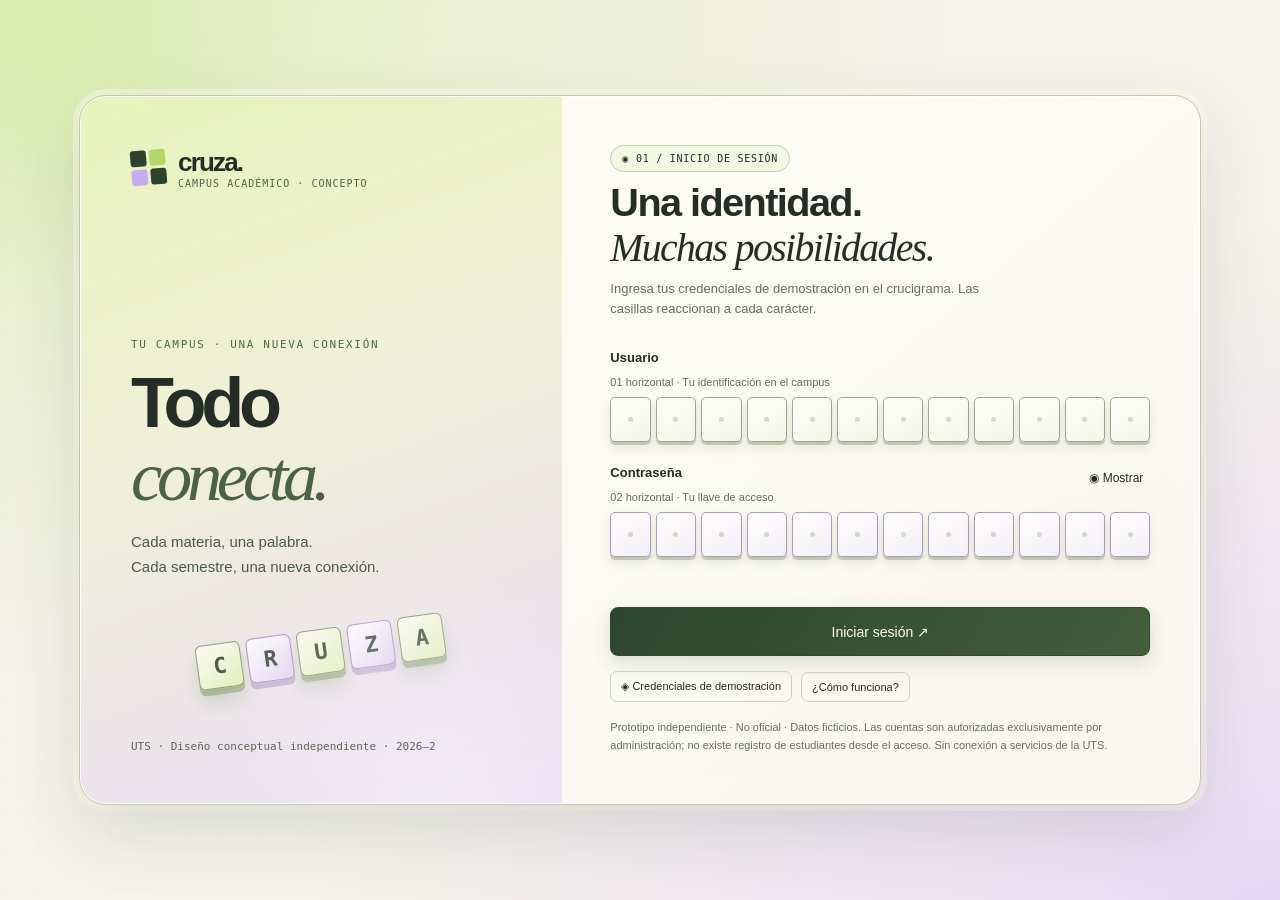
<file: respaldo/2026-11-17/index-prototipo.html>
<!doctype html><html lang="es"><meta charset="utf-8"><meta name="viewport" content="width=device-width,initial-scale=1"><title>CRUZA 2.0 · Campus académico</title><style>
:root{--paper:#f5f3ea;--ink:#252d27;--muted:#626a60;--line:#d5d8ca;--lime:#d5ee8a;--purple:#d7c8ef;--peach:#f5c39d}*{box-sizing:border-box}body{margin:0;background:var(--paper);color:var(--ink);font:15px 'Segoe UI',Arial,sans-serif}button,input,select{font:inherit}button{cursor:pointer;color:inherit}button:focus-visible,input:focus-visible,select:focus-visible{outline:3px solid #7651ac;outline-offset:4px}button{border:1px solid var(--line);background:transparent;border-radius:8px;padding:12px 17px}button:hover{background:#e8ebdc}button:disabled{opacity:.4;cursor:not-allowed}.solid{background:var(--ink);color:white;border-color:var(--ink)}.solid:hover{background:#46513c}.lime{background:var(--lime)}.purple{background:var(--purple)}.peach{background:var(--peach)}.mono,.eyebrow{font-family:Consolas,monospace}.eyebrow{font-size:11px;letter-spacing:2px;text-transform:uppercase}.muted{color:var(--muted)}h1,h2,h3,p{margin-top:0}h1{font-size:clamp(35px,4.5vw,64px);letter-spacing:-2.7px;line-height:1.05;font-weight:600;margin-bottom:20px}h2{font-size:25px;letter-spacing:-.7px}h3{font-size:17px}em{font-family:Georgia,serif;font-weight:400}p{line-height:1.65}.badge{display:inline-flex;align-items:center;gap:8px;padding:7px 11px;border:1px solid var(--line);border-radius:30px;font-size:11px}.dot{width:6px;height:6px;border-radius:50%;background:#506c27}.brand{display:flex;gap:12px;align-items:center}.brand strong{font-size:23px;letter-spacing:-1px}.brand small{display:block;font-size:10px;letter-spacing:1.5px}.mark{display:grid;grid-template-columns:repeat(2,18px);gap:2px}.mark span{width:18px;height:18px;background:var(--ink)}.mark span:nth-child(2){background:var(--lime)}.mark span:nth-child(3){background:var(--purple)}.row{display:flex;align-items:center;justify-content:space-between;gap:16px}.stack{display:grid;gap:18px}.shell{display:grid;grid-template-columns:220px 1fr;min-height:100vh}.sidebar{padding:34px 22px;border-right:1px solid var(--line);display:flex;flex-direction:column;gap:38px}.sidebar nav{display:grid;gap:8px}.navbtn{text-align:left;border:0;display:flex;gap:14px;align-items:center}.navbtn.active{background:var(--ink);color:white}.navbtn b{font:12px Consolas,monospace;opacity:.65}.sidebar .bottom{margin-top:auto}.profile{display:flex;gap:10px;align-items:center;font-size:12px;padding-top:20px;border-top:1px solid var(--line)}.avatar{display:grid;place-items:center;width:36px;height:36px;background:var(--purple);border-radius:50%;font-weight:bold}.main{padding:25px 44px 40px;max-width:1500px;width:100%;margin:auto}.topbar{padding-bottom:23px;border-bottom:1px solid var(--line);margin-bottom:32px}.heading{margin-bottom:28px}.heading h1{font-size:43px}.split{display:grid;grid-template-columns:1.25fr 1fr;gap:28px}.panel{border:1px solid var(--line);border-radius:14px;padding:26px;background:#fcfbf5}.panel.dark{background:var(--ink);color:var(--paper);border-color:var(--ink)}.panel p:last-child{margin-bottom:0}.gridpaper{background-color:#eeeee3;background-image:linear-gradient(#d9ddcf 1px,transparent 1px),linear-gradient(90deg,#d9ddcf 1px,transparent 1px);background-size:34px 34px}.boardwrap{padding:27px;border-radius:14px;position:relative;overflow:hidden}.crossword{display:grid;grid-template-columns:repeat(11,1fr);gap:3px;max-width:550px;margin:24px auto}.cell{aspect-ratio:1;position:relative;display:grid;place-items:center;border:1px solid #a9b09c;font:500 clamp(13px,2vw,25px) Consolas,monospace;border-radius:3px;background:var(--paper);padding:0;min-width:0}.cell small{position:absolute;left:3px;top:1px;font:8px Arial}.cell.void{visibility:hidden}.cell:hover{transform:translateY(-2px);background:var(--lime)}.cell.chosen{background:var(--lime)}.crossword .cell[data-route="horario"]{background:var(--purple)}.crossword .cell[data-route="notas"]{background:var(--peach)}.clue{display:flex;gap:17px;padding:19px 0;border-bottom:1px solid var(--line);align-items:center}.clue:last-child{border:0}.clue .num{width:32px;height:32px;border:1px solid var(--line);display:grid;place-items:center;font:13px Consolas,monospace;flex-shrink:0}.clue h3{margin:0 0 5px}.clue p{margin:0;font-size:12px}.clue button{margin-left:auto;padding:8px 13px}.stats{display:grid;grid-template-columns:repeat(3,1fr);gap:16px;margin-top:24px}.stat{padding:22px;border:1px solid var(--line);border-radius:12px}.stat strong{display:block;font-size:34px;font-weight:500;margin:10px 0 4px;letter-spacing:-1px}.stat small{font-size:12px}.footer{margin-top:30px;font-size:11px;color:var(--muted);display:flex;justify-content:space-between;gap:12px}.login{min-height:100vh;display:grid;grid-template-columns:1.2fr 1fr}.loginart{padding:42px 9%;display:flex;flex-direction:column;justify-content:space-between;border-right:1px solid var(--line)}.loginart h1{margin-top:55px}.loginart .crossword{width:100%;margin:20px auto}.loginform{padding:45px 13%;display:flex;flex-direction:column;justify-content:center}.loginform h2{font-size:34px;margin:25px 0 10px}.answer{display:flex;gap:6px;margin:22px 0}.answer input{min-width:0;width:calc(100% / 6);height:55px;text-align:center;background:#fffdf7;border:1px solid #8c967b;border-radius:4px;font:25px Consolas,monospace;text-transform:uppercase}.loginform label{display:block;font-size:12px;margin:20px 0 8px}.fakeuser{background:#eaece1;padding:14px;border:1px solid var(--line);border-radius:6px;font-size:14px}.error{color:#943e29;font-size:13px;min-height:20px}.wide{width:100%}.word{display:inline-flex;gap:3px}.letter{display:inline-grid;place-items:center;width:28px;height:32px;border:1px solid #8e9b7e;font:16px Consolas,monospace;border-radius:2px}.courses{display:grid;grid-template-columns:1fr 1fr;gap:14px}.course{padding:20px;border:1px solid var(--line);border-radius:12px;background:#fcfbf5}.course.selected{border-color:#798d48;background:#eff5db}.course p{font-size:12px;margin:10px 0}.course h3{margin:14px 0 5px}.course .row{margin-top:14px}.course button{padding:9px 12px;font-size:12px}.course select{max-width:155px;border:1px solid var(--line);border-radius:5px;padding:7px;background:transparent;font-size:11px}.enroll{display:grid;grid-template-columns:1fr 295px;gap:24px}.enroll aside{align-self:start;position:sticky;top:20px}.steps{display:flex;gap:20px;padding:16px 0 25px;font:11px Consolas,monospace}.steps span:first-child{font-weight:bold}.progress{height:7px;background:#d9ddce;border-radius:6px;overflow:hidden;margin:16px 0}.progress i{display:block;background:#617238;height:100%}.listrow{display:flex;justify-content:space-between;align-items:center;padding:14px 0;border-bottom:1px solid var(--line);gap:10px}.timetable{display:grid;grid-template-columns:60px repeat(5,1fr);gap:5px;min-width:670px}.tablewrap{overflow:auto;padding-bottom:5px}.timehead{text-align:center;font:12px Consolas,monospace;padding:13px;background:#e9ecdf}.slot{min-height:100px;border:1px solid var(--line);border-radius:4px;padding:10px;background:#faf9f2;font-size:12px}.slot.booked{cursor:pointer;border-color:#b4bea1;background:var(--lime)}.slot.booked:nth-child(3n){background:var(--purple)}.slot.booked:nth-child(4n){background:var(--peach)}.slot strong{display:block;margin:8px 0}.time{padding-top:15px;font:11px Consolas,monospace}.tabs{display:flex;gap:8px;flex-wrap:wrap}.tabs .active{background:var(--ink);color:white}.agenda{display:none}.gradegrid{display:grid;grid-template-columns:1fr 320px;gap:25px}.grades{width:100%;border-collapse:collapse}.grades td,.grades th{text-align:left;padding:17px 10px;border-bottom:1px solid var(--line);font-size:13px}.grades th{font:11px Consolas,monospace;color:var(--muted)}.grade{display:inline-grid;place-items:center;border:1px solid #a3ae8c;background:var(--lime);width:42px;height:42px;font:17px Consolas,monospace}.ring{width:145px;height:145px;margin:20px auto;border:12px solid var(--lime);border-right-color:#58634e;border-radius:50%;display:grid;place-items:center}.ring strong{font-size:38px;font-weight:400}.slider{width:100%;accent-color:#60752e}.mini{font-size:12px}.overlay{position:fixed;inset:0;background:#15201588;display:grid;place-items:center;padding:20px;z-index:10;backdrop-filter:blur(4px)}.modal{background:var(--paper);padding:30px;border-radius:17px;max-width:540px;width:100%;max-height:90vh;overflow:auto;box-shadow:0 20px 80px #0003}.modal h2{margin-top:20px}.toast{position:fixed;bottom:25px;left:50%;transform:translateX(-50%);background:var(--ink);color:white;padding:14px 22px;border-radius:9px;z-index:30;font-size:13px;max-width:90vw}.successword{margin:24px 0}.successword .letter{background:var(--lime);width:38px;height:44px}.mobilebrand{display:none}a{color:inherit}button, .panel{transition:background .18s,transform .18s}main{animation:appear .3s ease}@keyframes appear{from{opacity:.6;transform:translateY(5px)}to{opacity:1;transform:none}}@media(prefers-reduced-motion:reduce){*{animation:none!important;transition:none!important}}@media(max-width:1100px){.main{padding:24px}.sidebar{padding:28px 14px}.shell{grid-template-columns:180px 1fr}.split{gap:18px}.enroll{grid-template-columns:1fr 250px}.courses{grid-template-columns:1fr}.gradegrid{grid-template-columns:1fr}.gradegrid aside{display:grid;grid-template-columns:1fr 1fr;gap:20px}.crossword{gap:2px}}@media(max-width:900px){.shell{display:block}.sidebar{position:fixed;bottom:0;left:0;right:0;z-index:5;background:var(--paper);padding:8px 7px;border-top:1px solid var(--line);display:block}.sidebar .brand,.sidebar .bottom,.sidebar>.eyebrow{display:none}.sidebar nav{grid-template-columns:repeat(4,1fr);gap:3px}.navbtn{display:grid;justify-items:center;text-align:center;padding:8px 3px;font-size:11px;gap:4px}.main{padding:19px 18px 95px}.topbar{margin-bottom:25px;padding-bottom:16px}.topbar>.eyebrow{display:none}.mobilebrand{display:block;font-size:21px;font-weight:bold}.heading h1{font-size:37px}.split,.enroll{grid-template-columns:1fr}.panel{padding:20px}.boardwrap{padding:18px}.cell{font-size:20px}.stats{gap:8px}.stat{padding:13px}.stat strong{font-size:26px}.stat .eyebrow{font-size:9px;letter-spacing:.5px}.login{display:block}.loginart{padding:24px 25px;border-bottom:1px solid var(--line);border-right:0}.loginart h1{margin:35px 0 15px;font-size:43px}.loginart .crossword,.loginart>.footer,.loginart>p{display:none}.loginform{padding:30px 25px 45px}.loginform h2{margin-top:15px}.loginart .eyebrow{display:none}.enroll aside{position:static}.courses{grid-template-columns:1fr}.gradegrid aside{display:block}.tablewrap{display:none}.agenda{display:grid;gap:12px}.gradegrid>.panel{overflow:auto}.grades td,.grades th{padding:12px 5px;font-size:11px}.grades .grade{width:34px;height:36px;font-size:14px}.footer{flex-direction:column}.topbar .badge{font-size:9px}.heading .row{align-items:flex-start}.heading .row>button{font-size:11px;padding:10px}.steps{gap:12px;font-size:10px}}@media print{.sidebar,.topbar button,.footer button{display:none}.shell{display:block}.main{padding:0}.panel{break-inside:avoid}.tablewrap{display:block}.agenda{display:none}}
/* Acabado final: iluminación sutil, profundidad y respuesta táctil */
.panel,.course,.stat,.boardwrap{box-shadow:0 12px 35px #25302008;transition:box-shadow .25s,transform .25s,border-color .25s}.panel:hover,.course:hover{box-shadow:0 18px 45px #25302012}.cell{transition:transform .2s,box-shadow .2s,background .2s}.cell:hover,.cell:focus-visible{transform:translateY(-4px) scale(1.06);box-shadow:0 6px 20px #839c4580;z-index:1}.gridpaper{background-image:radial-gradient(ellipse at 20% 20%,#e2f4b455,transparent 65%),linear-gradient(#d9ddcf 1px,transparent 1px),linear-gradient(90deg,#d9ddcf 1px,transparent 1px);background-size:auto,34px 34px,34px 34px}button{position:relative;overflow:hidden;transition:transform .2s,box-shadow .2s,background .2s}button:active{transform:scale(.97)}button::after{content:'';position:absolute;inset:-50%;background:radial-gradient(circle,#ffffff35,transparent 60%);opacity:0;pointer-events:none;transition:opacity .2s}button:hover::after{opacity:1}.selected .letter{animation:tile-in .3s ease both}.selected .letter:nth-child(2n){animation-delay:.06s}.successword .letter{animation:celebrate .7s ease both}.successword .letter:nth-child(2n){animation-delay:.12s}.modal{animation:appear .25s ease}.solid{box-shadow:0 5px 15px #252d2720}.loginart h1 em,.heading h1 em{color:#52633d}@keyframes tile-in{from{transform:translateY(6px);opacity:.4}to{transform:none;opacity:1}}@keyframes celebrate{0%{transform:scale(.8) rotate(-5deg)}50%{transform:scale(1.12) rotate(3deg)}100%{transform:none}}@media(prefers-reduced-motion:reduce){*,*::after{animation:none!important;transition:none!important;transform:none!important}}@media(max-width:900px){.heading .row{flex-wrap:wrap}.panel .row{flex-wrap:wrap}.course .row{flex-wrap:wrap}.topbar .row{gap:7px}.gradegrid .panel{min-width:0}}
</style><body><div id="app"></div><div id="announcer" aria-live="polite"></div><script>
'use strict';
const $=s=>document.querySelector(s);const app=$('#app');
const courses=[{id:'web',word:'WEB',name:'Desarrollo web',credits:3,day:0,hour:8,room:'B-302',teacher:'Laura Ríos',grades:[4.5,4.3,4.7],clue:'Ideas que cobran vida en el navegador.'},{id:'datos',word:'DATOS',name:'Bases de datos',credits:3,day:1,hour:10,room:'C-204',teacher:'Andrés Mora',grades:[4.2,4.6,4.4],clue:'Información que encuentra su lugar.'},{id:'redes',word:'REDES',name:'Redes de computadores',credits:3,day:2,hour:8,room:'B-105',teacher:'Sara Luna',grades:[3.7,4.1,4.2],clue:'El arte de conectar puntos.'},{id:'calculo',word:'CALCULO',name:'Cálculo diferencial',credits:4,day:3,hour:10,room:'A-201',teacher:'Diego Paz',grades:[3.8,4.0,4.3],clue:'Una pista para entender el cambio.'},{id:'etica',word:'ETICA',name:'Ética profesional',credits:2,day:4,hour:8,room:'A-108',teacher:'Ana Sol',grades:[4.8,4.7,4.9],clue:'La brújula detrás de cada decisión.'},{id:'algebra',word:'ALGEBRA',name:'Álgebra lineal',credits:3,day:0,hour:8,room:'A-306',teacher:'Juan Valle',grades:[4.0,3.9,4.1],clue:'Vectores que abren nuevas direcciones.'}];
let state={route:'login',selected:['web','datos','redes'],enrolled:['web','datos','redes'],confirmed:false,groups:{},cut:'final',day:0,visited:new Set(),sim:4};
const days=['Lunes','Martes','Miércoles','Jueves','Viernes'];const labels={inicio:'Mi tablero',matricula:'Matrícula',horario:'Horario',notas:'Notas'};const fmt=n=>n.toFixed(2).replace('.',',');
const word=(s,cls='')=>`<span class="word ${cls}" aria-label="${s}">${[...s].map(c=>`<span class="letter" aria-hidden="true">${c}</span>`).join('')}</span>`;
function brand(){return '<div class="brand"><div class="mark" aria-hidden="true"><span></span><span></span><span></span><span></span></div><div><strong>cruza.</strong><small>ACADEMUSOFT · CONCEPTO</small></div></div>'}
function board(interactive=true){let cells={};let words=[['MATRICULA',4,1,0,'matricula',1],['HORARIO',2,4,1,'horario',2],['NOTAS',8,3,0,'notas',3],['CRUZA',6,3,0,'inicio',4]];for(let [w,r,c,v,route,num] of words)[...w].forEach((l,i)=>{let key=(r+(v?i:0))*11+c+(v?0:i);if(!cells[key])cells[key]={l,route,num:i===0?num:''}});return `<div class="crossword" aria-label="Crucigrama de navegación">${Array.from({length:110},(_,i)=>{let c=cells[i];return c?`<${interactive?'button':'span'} class="cell ${c.route==='matricula'?'chosen':''}" ${interactive?`data-route="${c.route}" aria-label="Abrir ${labels[c.route]}"`:''}><small>${c.num}</small>${c.l}</${interactive?'button':'span'}>`:'<span class="cell void"></span>'}).join('')}</div>`}
function login(){return `<div class="login"><section class="loginart gridpaper">${brand()}<div><div class="eyebrow">01 HORIZONTAL / ACCESO AL CAMPUS</div><h1>Todo conecta.<br><em>Empieza contigo.</em></h1><p class="muted">Cada materia, una palabra.<br>Cada semestre, una nueva conexión.</p></div>${board(false)}<div class="footer"><span>CRUZA · Campus interactivo</span><span>EDICIÓN 2026</span></div></section><section class="loginform"><h2>Tu primera pista.</h2><p class="muted">Cruza la puerta a tu próximo semestre.</p><label>Perfil de estudiante</label><div class="fakeuser">◧ &nbsp; Alex · Estudiante</div><label for="letter0">01 horizontal · 6 letras</label><p style="font-size:17px;margin:0">“Aprender también es una forma de…”</p><form id="loginForm"><div class="answer">${Array.from({length:6},(_,i)=>`<input id="letter${i}" aria-label="Letra ${i+1} de 6" maxlength="1" autocomplete="off" autocapitalize="characters" inputmode="text">`).join('')}</div><p class="error" id="loginError" role="alert"></p><button class="solid wide" type="submit">Resolver y entrar &nbsp; ↗</button></form><button data-action="hint" style="border:0;margin-top:10px">Revelar pista: CRECER</button><button class="wide" data-action="enter">Entrar directamente →</button></section></div>`}
function shell(content){return `<div class="shell"><aside class="sidebar">${brand()}<div class="eyebrow muted">PISTAS DEL SEMESTRE</div><nav aria-label="Navegación principal">${Object.entries(labels).map(([r,l],i)=>`<button class="navbtn ${state.route===r?'active':''}" data-route="${r}" ${state.route===r?'aria-current="page"':''}><b>0${i+1}</b>${l}</button>`).join('')}</nav><div class="bottom"><div class="panel lime" style="padding:17px"><span class="eyebrow">PISTA DEL DÍA</span><p class="mini" style="margin-top:10px">Las mejores conexiones empiezan con curiosidad.</p></div><button data-action="help" style="border:0;width:100%;margin:15px 0">Cómo navegar ↗</button><div class="profile"><span class="avatar">AL</span><span><b>Alex López</b><br><span class="muted">Estudiante</span></span></div><button data-action="logout" style="border:0;font-size:12px;margin-top:12px">Salir ↗</button></div></aside><main class="main"><header class="topbar row"><span class="eyebrow">MI CAMPUS / ${labels[state.route].toUpperCase()}</span><span class="mobilebrand">cruza.</span><div class="row"><span class="badge"><span class="dot"></span>2026–2 · PREGRADO</span><button data-action="help" aria-label="Ayuda" style="padding:7px 12px">?</button><button data-action="logout" aria-label="Salir" style="padding:7px 12px">↗</button></div></header>${content}<footer class="footer"><span>CRUZA · Campus académico</span><span>2026</span></footer></main></div>`}
function heading(n,title,desc,extra=''){return `<div class="heading"><div class="eyebrow muted" style="margin-bottom:14px">${n} / ${labels[state.route].toUpperCase()}</div><div class="row"><h1>${title}</h1>${extra}</div><p class="muted">${desc}</p></div>`}
function credits(ids){return courses.filter(c=>ids.includes(c.id)).reduce((s,c)=>s+c.credits,0)}
function home(){return heading('01','Tu semestre.<br><em>Todas las piezas.</em>','Hola, Alex. Sigue una pista y encuentra tu próximo paso.')+`<div class="split"><section class="boardwrap gridpaper"><div class="row"><span class="eyebrow">EL MAPA DE TUS CONEXIONES</span><span class="badge" style="background:var(--paper)">↗ EXPLORA</span></div>${board()}<div class="row mini"><span>Elige una palabra para abrir su sección.</span><span class="mono">4 conexiones</span></div></section><section class="panel"><div class="row"><h2>Las pistas de hoy</h2><span class="eyebrow">HORIZ. / VERT.</span></div>${[['matricula','01','Dale forma a tu semestre','Elige las materias que completan tu camino.'],['horario','02','Encuentra tu momento','Cada clase tiene una casilla en tu semana.'],['notas','03','Lee tus avances','Tus resultados cuentan una historia.']].map(([r,n,t,d])=>`<div class="clue"><span class="num">${n}</span><div><h3>${t}</h3><p class="muted">${d}</p></div><button data-route="${r}" aria-label="Abrir ${labels[r]}">↗</button></div>`).join('')}<div class="panel purple" style="margin-top:22px;padding:18px"><div class="eyebrow">PISTA PERSONAL</div><p style="margin-top:9px">Tu futuro no está escrito.<br><strong>Está por conectar.</strong></p></div></section></div><div class="stats"><div class="stat"><span class="eyebrow">CASILLAS ELEGIDAS</span><strong>${state.enrolled.length}</strong><small>materias ${state.confirmed?'confirmadas':'de ejemplo'}</small></div><div class="stat"><span class="eyebrow">TU PRÓXIMO NIVEL</span><strong>${credits(state.enrolled)}<span style="font-size:17px" class="muted"> / 18</span></strong><small>créditos del tablero</small></div><div class="stat lime"><span class="eyebrow">PROMEDIO ACADÉMICO</span><strong>${fmt(average())}</strong><small>cada avance cuenta ↗</small></div></div>`}
function slot(c){return state.groups[c.id]==='B'?{day:4,hour:12}:{day:c.day,hour:c.hour}}
function problems(){let ids=state.selected,errors=[];if(!ids.length)errors.push('Selecciona al menos una materia para completar una palabra.');if(credits(ids)>18)errors.push('Este tablero admite hasta 18 créditos.');for(let i=0;i<ids.length;i++)for(let j=i+1;j<ids.length;j++){let a=courses.find(c=>c.id===ids[i]),b=courses.find(c=>c.id===ids[j]),x=slot(a),y=slot(b);if(x.day===y.day&&x.hour===y.hour)errors.push(`${a.name} y ${b.name} se cruzan a la misma hora. Cambia un grupo o retira una materia.`)}return errors}
function enrollment(){let errors=problems();return heading('02','Arma tu <em>semestre.</em>','Cada materia completa una palabra. Cada elección abre un camino.')+`<div class="steps"><span>01 ELEGIR PALABRAS</span><span>→ 02 REVISAR CRUCES</span><span>→ 03 CONFIRMAR</span></div><div class="enroll"><section class="courses">${courses.map((c,i)=>{let on=state.selected.includes(c.id),s=slot(c);return `<article class="course ${on?'selected':''}"><div class="row"><span class="eyebrow">0${i+1} HORIZONTAL</span><span class="badge">${c.credits} créditos</span></div><h3>${c.name}</h3><p class="muted">${c.clue}</p>${word(c.word)}<p>${days[s.day]} · ${s.hour}:00–${s.hour+2}:00 · ${c.room}</p><div class="row"><select aria-label="Grupo de ${c.name}" data-group="${c.id}"><option value="A" ${state.groups[c.id]!=='B'?'selected':''}>Grupo A · horario base</option><option value="B" ${state.groups[c.id]==='B'?'selected':''}>Grupo B · vie. 12:00</option></select><button data-toggle="${c.id}" aria-pressed="${on}" class="${on?'lime':''}">${on?'✓ Elegida':'＋ Elegir'}</button></div></article>`}).join('')}</section><aside class="panel"><div class="eyebrow">TU COMPOSICIÓN</div><h2 style="margin-top:18px">${state.selected.length} palabras.<br><em>Un nuevo capítulo.</em></h2><div class="progress"><i style="width:${Math.min(100,credits(state.selected)/18*100)}%"></i></div><div class="row mini"><span>${credits(state.selected)} créditos elegidos</span><span>18 máx.</span></div><div style="margin:20px 0">${state.selected.map(id=>{let c=courses.find(c=>c.id===id);return `<div class="listrow mini"><span>${c.name}</span><b>${c.credits}</b></div>`}).join('')||'<p class="muted mini">El tablero está vacío. Elige tu primera materia.</p>'}</div><div aria-live="polite">${errors.length?errors.map(e=>`<p class="error">${e}</p>`).join(''):'<p class="mini">✓ Sin cruces de horario</p>'}</div><button class="solid wide" data-action="review" ${errors.length?'disabled':''}>Revisar mi matrícula →</button><p class="mini muted" style="margin-top:15px">Reglas ficticias de la demo: máximo 18 créditos y sin clases simultáneas. No representa el proceso oficial.</p></aside></div>`}
function schedule(){let enrolled=courses.filter(c=>state.enrolled.includes(c.id));return heading('03','Tu semana, <em>resuelta.</em>','Encuentra cada clase en el lugar donde todo encaja.',`<button data-action="download">↓ Descargar horario</button>`)+`<div class="row" style="margin-bottom:23px"><span class="badge">${state.confirmed?'✓ Matrícula confirmada':'◧ Horario preliminar'} · ${credits(state.enrolled)} créditos</span><span class="mini muted">Semana tipo / 2026–2</span></div><section class="panel"><div class="row" style="margin-bottom:20px"><h2 style="margin:0">Cruces de la semana</h2><span class="eyebrow">LUN — VIE</span></div><div class="tablewrap"><div class="timetable"><div class="timehead">HORA</div>${days.map(d=>`<div class="timehead">${d}</div>`).join('')}${[8,10,12,14].map(h=>`<div class="time">${h}:00<br><span class="muted">${h+2}:00</span></div>${days.map((d,di)=>{let c=enrolled.find(c=>{let s=confirmedSlot(c);return s.day===di&&s.hour===h});return c?`<button class="slot booked" data-course="${c.id}" aria-label="${c.name}, ${d} ${h}:00"><span class="eyebrow">${c.word}</span><strong>${c.name}</strong><span>${h}:00–${h+2}:00 · ${c.room}</span></button>`:'<div class="slot"><span class="muted">·</span></div>'}).join('')}`).join('')}</div></div><div class="agenda"><div class="tabs" aria-label="Día de la semana">${days.map((d,i)=>`<button data-day="${i}" class="${state.day===i?'active':''}" style="padding:9px">${d.slice(0,3)}</button>`).join('')}</div>${enrolled.filter(c=>confirmedSlot(c).day===state.day).map(c=>`<button class="slot booked" data-course="${c.id}"><span class="eyebrow">${c.word} / ${confirmedSlot(c).hour}:00</span><strong>${c.name}</strong><span>${c.room} · Ver pista de la clase ↗</span></button>`).join('')||'<div class="panel gridpaper"><h3>Una casilla libre.</h3><p>Hoy no hay clases en tu horario. Deja espacio para una nueva idea.</p></div>'}</div></section><div class="panel purple" style="margin-top:22px"><div class="row"><div><span class="eyebrow">PISTA DE ORGANIZACIÓN</span><p style="margin:8px 0 0">Los espacios libres también forman parte del tablero.</p></div><button data-route="matricula">Editar matrícula ↗</button></div></div>`}
let enrolledGroups={};function confirmedSlot(c){return enrolledGroups[c.id]==='B'?{day:4,hour:12}:{day:c.day,hour:c.hour}}
function final(c){return c.grades[0]*.3+c.grades[1]*.3+c.grades[2]*.4}function average(){let cs=courses.filter(c=>state.enrolled.includes(c.id));return cs.reduce((s,c)=>s+final(c)*c.credits,0)/(credits(state.enrolled)||1)}
function grades(){let cs=courses.filter(c=>state.enrolled.includes(c.id));return heading('04','Cada avance <em>cuenta.</em>','Calificaciones consolidadas del período en casillas de crucigrama.')+`<div class="tabs" style="margin-bottom:24px">${[['final','Vista completa'],['0','Corte 1 · 33%'],['1','Corte 2 · 33%'],['2','Corte 3 · 34%']].map(([v,l])=>`<button data-cut="${v}" class="${state.cut===v?'active':''}" aria-pressed="${state.cut===v}">${l}</button>`).join('')}</div><div class="gradegrid"><section class="panel"><h2>Palabras evaluadas</h2><table class="grades"><thead><tr><th>MATERIA</th>${state.cut==='final'?'<th>C1 · 33%</th><th>C2 · 33%</th><th>C3 · 34%</th>':''}<th>${state.cut==='final'?'DEFINITIVA':'CORTE '+(Number(state.cut)+1)}</th></tr></thead><tbody>${cs.map(c=>`<tr><td><b>${c.name}</b><br><span class="muted">${c.credits} créditos · ${c.word}</span></td>${state.cut==='final'?c.grades.map(g=>`<td>${fmt(g)}</td>`).join(''):''}<td><span class="grade">${fmt(state.cut==='final'?final(c):c.grades[+state.cut])}</span></td></tr>`).join('')}</tbody></table></section><aside class="stack"><section class="panel dark" style="text-align:center"><span class="eyebrow">PROMEDIO PONDERADO</span><div class="ring"><strong>${fmt(average())}</strong></div></section><section class="panel peach"><span class="eyebrow">PISTA ESPECIAL · CÁLCULO DE CRUCIGRAMA</span><h3 style="margin-top:16px">Casilla incógnita: Web</h3><p class="mini">C1: 4,5 (33%) + C2: 4,3 (33%) + C3: [ ? ] (34%)</p><p class="mini" style="font-weight:600">30% Trabajos · 60% Parcial · 10% Auto</p><label for="sim" class="row"><span>Valor de la casilla</span><b id="simValue">${fmt(state.sim)}</b></label><input id="sim" class="slider" type="range" min="0" max="5" step="0.1" value="${state.sim}"><p class="mini" style="margin-top:14px">Definitiva resultante: <strong id="simResult" style="font-size:18px">${fmt(4.5*.33+4.3*.33+state.sim*.34)}</strong></p></section></aside></div>`}
function render(){app.innerHTML=state.route==='login'?login():shell(({inicio:home,matricula:enrollment,horario:schedule,notas:grades})[state.route]());if(state.route==='login')bindLogin()}
function go(r){state.route=r;state.visited.add(r);render();window.scrollTo(0,0)}
function toast(t){$('#announcer').innerHTML=`<div class="toast">${t}</div>`;setTimeout(()=>$('#announcer').innerHTML='',3200)}
let lastFocus;function modal(content){lastFocus=document.activeElement;let wrap=document.createElement('div');wrap.className='overlay';wrap.innerHTML=`<section class="modal" role="dialog" aria-modal="true" aria-labelledby="modalTitle"><div class="row"><span class="eyebrow">CRUZA / DEMOSTRACIÓN</span><button data-action="close" aria-label="Cerrar diálogo">✕</button></div>${content}</section>`;document.body.append(wrap);wrap.querySelector('button').focus()}
function closeModal(){document.querySelector('.overlay')?.remove();if(lastFocus?.isConnected)lastFocus.focus()}
function bindLogin(){$('#loginForm').onsubmit=e=>{e.preventDefault();let answer=[...document.querySelectorAll('.answer input')].map(i=>i.value).join('').toUpperCase();if(answer==='CRECER')go('inicio');else $('#loginError').textContent='Todavía falta una conexión. Pista: la palabra es CRECER.'};document.querySelectorAll('.answer input').forEach((input,i)=>{input.oninput=()=>{input.value=input.value.replace(/[^a-z]/gi,'').toUpperCase();if(input.value)$('#letter'+(i+1))?.focus()};input.onkeydown=e=>{if(e.key==='Backspace'&&!input.value)$('#letter'+(i-1))?.focus();if(e.key==='ArrowLeft')$('#letter'+(i-1))?.focus();if(e.key==='ArrowRight')$('#letter'+(i+1))?.focus()}})}
document.addEventListener('click',e=>{let b=e.target.closest('button');if(!b)return;if(b.dataset.route)return go(b.dataset.route);if(b.dataset.toggle){let id=b.dataset.toggle;state.selected=state.selected.includes(id)?state.selected.filter(x=>x!==id):[...state.selected,id];render();return}if(b.dataset.day){state.day=+b.dataset.day;render();return}if(b.dataset.cut){state.cut=b.dataset.cut;render();return}if(b.dataset.course){let c=courses.find(c=>c.id===b.dataset.course),s=confirmedSlot(c);modal(`<h2 id="modalTitle">${c.name}</h2>${word(c.word)}<p style="margin-top:22px">${c.clue}</p><div class="listrow"><span>Cuándo</span><b>${days[s.day]} ${s.hour}:00–${s.hour+2}:00</b></div><div class="listrow"><span>Dónde</span><b>Aula ${c.room}</b></div><div class="listrow"><span>Docente ficticio</span><b>${c.teacher}</b></div><p class="mini muted" style="margin-top:20px">Información simulada para el prototipo.</p>`);return}switch(b.dataset.action){case'enter':go('inicio');break;case'hint':[...'CRECER'].forEach((l,i)=>$('#letter'+i).value=l);$('#loginError').textContent='Pista completa. Ya puedes entrar.';break;case'logout':go('login');break;case'close':closeModal();break;case'help':modal(`<h2 id="modalTitle">La pista está en conectar.</h2><p>CRUZA convierte la gestión académica en un crucigrama: elige una palabra del tablero o usa el menú para entrar a cada sección.</p><div class="clue"><span class="num">01</span><p><b>Matrícula:</b> elige materias. Si dos clases se cruzan, cambia un grupo. Revisa y confirma.</p></div><div class="clue"><span class="num">02</span><p><b>Horario:</b> descubre cómo se acomodan tus elecciones. Toca una clase para ver sus detalles.</p></div><div class="clue"><span class="num">03</span><p><b>Notas:</b> consulta cortes y prueba una posibilidad con el simulador.</p></div><p class="mini muted" style="margin-top:18px">Concepto independiente. No es Academusoft oficial ni un servicio de la UTS. Guarda solamente la matrícula ficticia en este navegador y no solicita credenciales ni realiza matrículas reales.</p>`);break;case'review':if(problems().length)return;modal(`<h2 id="modalTitle">¿Encajan todas tus piezas?</h2><p class="muted">Revisa tus palabras antes de cerrar el tablero.</p>${state.selected.map(id=>{let c=courses.find(c=>c.id===id),s=slot(c);return `<div class="listrow"><span><b>${c.name}</b><br><small>${days[s.day]} · ${s.hour}:00 · Grupo ${state.groups[id]||'A'}</small></span><b>${c.credits} cr.</b></div>`}).join('')}<div class="listrow"><b>Total</b><b>${credits(state.selected)} créditos</b></div><p class="mini muted">Confirmación simulada. No genera pagos ni registros institucionales.</p><button class="solid wide" data-action="confirm">Confirmar matrícula ✓</button>`);break;case'confirm':if(problems().length)return;state.enrolled=[...state.selected];enrolledGroups={...state.groups};state.confirmed=true;closeModal();modal(`<h2 id="modalTitle">Todo encaja.</h2>${word('LISTO','successword')}<p>Tu matrícula quedó registrada en este navegador: <b>${state.enrolled.length} materias y ${credits(state.enrolled)} créditos.</b></p><p class="muted">El horario ya tiene una casilla para cada elección.</p><button class="solid wide" data-action="seeSchedule">Descubrir mi horario →</button>`);break;case'seeSchedule':closeModal();go('horario');break;case'download':downloadSchedule();break}});
document.addEventListener('change',e=>{if(e.target.dataset.group){state.groups[e.target.dataset.group]=e.target.value;render()}});document.addEventListener('input',e=>{if(e.target.id==='sim'){state.sim=+e.target.value;$('#simValue').textContent=fmt(state.sim);$('#simResult').textContent=fmt(4.5*.33+4.3*.33+state.sim*.34)}});
document.addEventListener('keydown',e=>{let modalEl=document.querySelector('.modal');if(!modalEl)return;if(e.key==='Escape')closeModal();if(e.key==='Tab'){let f=[...modalEl.querySelectorAll('button,input,select,a[href]')],first=f[0],last=f[f.length-1];if(e.shiftKey&&document.activeElement===first){last.focus();e.preventDefault()}else if(!e.shiftKey&&document.activeElement===last){first.focus();e.preventDefault()}}});
function downloadSchedule(){let text='CRUZA · HORARIO DE DEMOSTRACIÓN\nConcepto independiente, no oficial. Datos ficticios.\n\n'+courses.filter(c=>state.enrolled.includes(c.id)).sort((a,b)=>confirmedSlot(a).day-confirmedSlot(b).day).map(c=>{let s=confirmedSlot(c);return `${days[s.day]} | ${s.hour}:00–${s.hour+2}:00 | ${c.name} | ${c.room}`}).join('\n');let a=document.createElement('a'),url=URL.createObjectURL(new Blob(['\ufeff'+text],{type:'text/plain;charset=utf-8'}));a.href=url;a.download='CRUZA-horario-demo.txt';a.click();setTimeout(()=>URL.revokeObjectURL(url),1000);toast('Horario de demostración descargado.')}
render();
</script>
<style id="cruza-motion">
:root{--shine:#e8f8b0}.main{margin:0 auto}.panel.lime{background:#edf4d2}.panel.purple{background:#ebe4f7}.panel.peach{background:#f8e3d1}.gridpaper{isolation:isolate}.gridpaper::before{content:'';position:absolute;inset:0;z-index:-1;pointer-events:none;background:radial-gradient(ellipse at center,#dbf8829e,transparent 64%);animation:campus-light 9s ease-in-out infinite alternate}.loginart{position:relative;overflow:hidden}.cell{isolation:isolate}.cell::after{inset:0;background:linear-gradient(115deg,transparent 20%,#fff9 49%,transparent 75%);transform:translateX(-110%);opacity:0}.cell.is-lit::after,.cell:focus-visible::after{opacity:1;animation:tile-sheen .6s ease-out}.cell.is-lit{box-shadow:0 0 0 1px #6b8438,0 0 19px #b6d45bb0;transform:translateY(-2px)}.puzzle-controls{display:grid;grid-template-columns:minmax(150px,1fr) minmax(200px,2fr);align-items:center;gap:18px;margin-bottom:24px;background:linear-gradient(115deg,#fffef8,#edf3dd);border-color:#cdd8b8}.puzzle-controls h2{margin:5px 0;font-size:19px}.puzzle-controls p{margin:0;font-size:12px}.puzzle-words{display:flex;gap:8px;flex-wrap:wrap}.puzzle-key{display:inline-flex;padding:5px;gap:2px;border-radius:6px;background:#fffdf6;align-items:center}.puzzle-key span{display:grid;place-items:center;width:23px;height:28px;border:1px solid #a7b393;border-radius:2px;font:13px Consolas,monospace}.puzzle-key[aria-pressed=true]{background:#d6eaa7;border-color:#79924b}.puzzle-key:hover span{background:var(--shine);animation:tile-lift .42s ease both;animation-delay:calc(var(--tile) * 35ms)}.modal:has(.successword){position:relative;isolation:isolate}.modal:has(.successword)::after{content:'';position:absolute;inset:0;z-index:-1;pointer-events:none;background:radial-gradient(circle at 14% 35%,#d1ed75 0 2px,transparent 5px),radial-gradient(circle at 82% 24%,#b69bec 0 3px,transparent 6px),radial-gradient(circle at 90% 63%,#efac77 0 2px,transparent 5px);animation:spark-burst 1.1s ease-out both}.toast{animation:appear .25s ease-out}@keyframes campus-light{from{transform:translate(-35%,-30%) scale(.95)}to{transform:translate(35%,30%) scale(1.45)}}@keyframes tile-sheen{to{transform:translateX(110%)}}@keyframes tile-lift{50%{transform:translateY(-3px);box-shadow:0 0 12px #bad65c}}@keyframes spark-burst{0%{opacity:0;transform:scale(.7)}35%{opacity:1}100%{opacity:0;transform:scale(1.2)}}@media(max-width:900px){.puzzle-controls{grid-template-columns:1fr;gap:12px}.puzzle-key span{width:20px;height:24px}.puzzle-words{gap:5px}}@media(prefers-reduced-motion:reduce){*,*::before,*::after{animation:none!important;transition:none!important}.gridpaper::before{opacity:.35}}
</style><script>
const cruzaStorage = 'cruza-matricula-v1';
try {
  const saved = JSON.parse(localStorage.getItem(cruzaStorage));
  if (saved && Array.isArray(saved.ids) && saved.ids.length && saved.ids.every(id => courses.some(course => course.id === id))) {
    state.selected = [...saved.ids];
    state.enrolled = [...saved.ids];
    state.groups = Object.fromEntries(saved.ids.map(id => [id, saved.groups?.[id] === 'B' ? 'B' : 'A']));
    enrolledGroups = { ...state.groups };
    state.confirmed = true;
  }
} catch { /* La demo funciona también con almacenamiento desactivado. */ }
const renderCruzaBase = render;
render = function () {
  renderCruzaBase();
  const route = state.route;
  const panel = document.querySelector('.heading');
  if (!panel || route === 'inicio') return;
  const configs = {
    matricula: ['Materias en casillas', 'Pulsa una palabra para añadir o retirar la materia.', courses.map(c => [c.word, c.name, 'toggle', c.id, state.selected.includes(c.id)])],
    horario: ['Semana en casillas', 'Elige un día para ver sus clases.', days.map((day, i) => [day.slice(0, 3).toUpperCase(), day, 'day', String(i), state.day === i])],
    notas: ['Cortes en casillas', 'Elige qué resultados quieres consultar.', [['FINAL','Vista completa','cut','final',state.cut==='final'], ...[0,1,2].map(i => ['C'+(i+1),'Corte '+(i+1),'cut',String(i),state.cut===String(i)])]]
  };
  const [title, hint, keys] = configs[route];
  const section = document.createElement('section');
  section.className = 'panel puzzle-controls';
  section.innerHTML = '<div><span class="eyebrow muted">TABLERO DE ACCIONES</span><h2>'+title+'</h2><p>'+hint+'</p></div><div class="puzzle-words"></div>';
  for (const [label, name, type, value, active] of keys) {
    const key = document.createElement('button');
    key.className = 'puzzle-key';
    key.dataset.puzzle = type;
    key.dataset.value = value;
    key.setAttribute('aria-label', name);
    key.setAttribute('aria-pressed', active);
    key.innerHTML = [...label].map((letter, index) => '<span aria-hidden="true" style="--tile:'+index+'">'+letter+'</span>').join('');
    section.lastElementChild.append(key);
  }
  panel.after(section);
  if (route === 'horario') {
    document.querySelectorAll('.timetable > *').forEach((cell, index) => {
      if (index % 6 === state.day + 1) cell.style.boxShadow = 'inset 0 0 0 2px #a3b47a';
    });
  }
};
document.addEventListener('click', event => {
  const puzzle = event.target.closest('[data-puzzle]');
  if (puzzle) {
    const { puzzle: type, value } = puzzle.dataset;
    document.querySelector('[data-'+type+'="'+value+'"]').click();
    document.querySelector('[data-puzzle="'+type+'"][data-value="'+value+'"]')?.focus({preventScroll:true});
  }
  if (event.target.closest('[data-action="confirm"]') && state.confirmed && !problems().length) {
    try { localStorage.setItem(cruzaStorage, JSON.stringify({ ids: state.enrolled, groups: enrolledGroups })); } catch {}
  }
});
function highlightCruzaWord(event, on) {
  const cell = event.target.closest('.crossword button[data-route]');
  if (!cell) return;
  document.querySelectorAll('.crossword button').forEach(button => button.classList.toggle('is-lit', on && button.dataset.route === cell.dataset.route));
}
document.addEventListener('pointerover', event => highlightCruzaWord(event, true));
document.addEventListener('pointerout', event => highlightCruzaWord(event, false));
document.addEventListener('focusin', event => highlightCruzaWord(event, true));
document.addEventListener('focusout', event => highlightCruzaWord(event, false));
render();
</script><style>/* CRUZA 2.0 · cristal editorial */
:root{--paper:#f5f3ea;--ink:#252d27;--line:#ccd0bf;--muted:#566051;--glass:#fffef4c9;--px:50%;--py:35%}
body{background:radial-gradient(ellipse at 90% 10%,#e4d9f5 0%,transparent 38%),radial-gradient(ellipse at 3% 65%,#e4edc9 0%,transparent 45%),var(--paper);background-attachment:fixed} .shell{grid-template-columns:224px minmax(0,1fr)}
.sidebar{position:sticky;top:0;height:100dvh;overflow:auto;gap:22px;background:#f8f7eead;backdrop-filter:blur(16px);border-color:#b8c0a98c}.sidebar nav{gap:4px}.sidebar .bottom>.panel{display:none}.sidebar .navbtn{padding:10px 12px}.navbtn.active{box-shadow:0 6px 18px #22301f29}.navbtn:hover:not(.active){background:#d5ee8a7d;transform:translateX(3px)}
.main{padding-top:22px}.topbar{margin-bottom:24px}.heading h1,.loginart h1{font-weight:680;letter-spacing:-.055em}.heading h1 em,.loginart h1 em{color:#4d6845}.heading h1{font-size:clamp(39px,5vw,76px)}.heading{position:relative}.heading p{max-width:57ch}.panel,.stat,.course{background:linear-gradient(135deg,#fffff8df,#f8f7ecbf);border:1px solid #cbd1bd;box-shadow:inset 0 1px #fff,0 12px 35px #35412c12}.panel.dark{background:linear-gradient(145deg,#263c2c,#45513b);color:#fffdf5}.panel.purple{background:linear-gradient(130deg,#f0eafa,#e3d6f2)}.panel.peach{background:linear-gradient(125deg,#fff4e7,#f5d9c4)}.course.selected,.stat.lime,.panel.lime{background:linear-gradient(135deg,#f4f8dc,#dfeab8)}.solid{background:linear-gradient(140deg,#263c2c,#354e32)}
.v2-light{position:relative;isolation:isolate;overflow:hidden}.v2-light::after{content:'';position:absolute;inset:0;pointer-events:none;z-index:-1;background:radial-gradient(ellipse at var(--px) var(--py),#ffffffbd,transparent 52%);opacity:.65}.v2-enter{animation:v2-in .48s cubic-bezier(.2,.8,.25,1) backwards;animation-delay:calc(var(--order,0)*42ms)}@keyframes v2-in{from{opacity:0;transform:translateY(12px)}to{opacity:1;transform:none}}
.boardwrap{background-color:#e3ead7;border:1px solid #bfc9ab;box-shadow:inset 0 0 52px #faf8ebc0,0 12px 32px #2c442119}.boardwrap .crossword{margin:0 auto;grid-auto-rows:auto}.boardwrap .cell{box-shadow:0 2px 7px #3243271c}.boardwrap .cell.is-lit{box-shadow:0 0 0 1px #586c38,0 0 20px #a2c84b}.crossword .cell:focus-visible{z-index:3}.boardwrap .cell.v2-enter{animation-name:v2-tile}@keyframes v2-tile{from{opacity:0;scale:.84}to{opacity:1;scale:1}}
.loginart{background-color:#e5ead6}.loginform{background:linear-gradient(150deg,#fcfbf3,#f3efe8)}.answer input:not(:placeholder-shown):valid{transition:box-shadow .2s}.answer input[data-hit=true]{background:#eff8ce;border-color:#77934e;box-shadow:0 0 20px #b8d45862}.answer:has(+.error:not(:empty)) input[data-hit=false]{border-color:#b86647}.answer input{max-width:70px}
.student-band{display:flex;gap:16px;align-items:center;margin-bottom:23px;padding:16px 20px}.student-band .avatar{width:44px;height:44px}.student-band .badge{margin-left:auto}.v2-grid{display:grid;grid-template-columns:repeat(2,minmax(0,1fr));gap:16px}.v2-grid>section{min-width:0}.v2-secondary{display:none}.v2-pill{border-radius:999px;padding:8px 13px;background:#fffdf3}.v2-list{padding:0;list-style:none;margin-bottom:0}.v2-list li{padding:11px 0;border-bottom:1px solid var(--line)}.v2-list li:last-child{border-bottom:0}.v2-search{display:flex;gap:12px;align-items:center;margin-bottom:18px}.v2-search input,.v2-form select{border:1px solid #aeb99d;border-radius:8px;padding:11px;background:#fffef7;color:var(--ink);max-width:100%}.v2-search input{width:min(100%,390px)}.v2-calendar{display:grid;grid-template-columns:repeat(7,minmax(0,1fr));gap:4px;margin-top:16px}.v2-calendar>*{min-width:0;min-height:39px;padding:5px;text-align:center}.v2-calendar button.has-event{background:#d5ee8a;border-color:#829a55}.v2-calendar button[aria-pressed=true]{background:#263c2c;color:#fff}.v2-ripple{position:absolute;width:12px;height:12px;border:1px solid #fff;box-shadow:0 0 15px #adca53;border-radius:100%;pointer-events:none;z-index:2;animation:v2-wave .65s ease-out forwards}@keyframes v2-wave{to{opacity:0;scale:17}}
.v2-meter{height:8px;border-radius:8px;background:#dde4ce;overflow:hidden}.v2-meter span{display:block;height:100%;background:linear-gradient(90deg,#7e9d54,#bad979);transform-origin:left;animation:v2-grow .7s ease both}@keyframes v2-grow{from{transform:scaleX(0)}to{transform:scaleX(1)}}
.boardwrap .crossword{max-width:430px;margin:18px auto}.boardwrap.v2-unlock::before{animation:v2-unlock .9s ease-out both,campus-light 9s .9s ease-in-out infinite alternate}@keyframes v2-unlock{from{opacity:.15;scale:.8}50%{opacity:1;scale:1.35}to{opacity:.65;scale:1}}
@media(max-width:1100px){.shell{grid-template-columns:188px minmax(0,1fr)}}
@media(max-width:900px){.shell{display:block}.sidebar{position:fixed;top:auto;bottom:0;height:auto;overflow:visible;backdrop-filter:blur(12px);background:#f7f6edee}.sidebar .navbtn{padding:8px 3px}.sidebar nav .navbtn:nth-child(n+5){display:none}.v2-secondary{display:flex;gap:6px;flex-wrap:wrap;margin:-8px 0 20px}.v2-secondary button{min-height:40px;font-size:12px}.heading h1{font-size:clamp(35px,8vw,54px)}.student-band{flex-wrap:wrap}.student-band .badge{margin-left:0}.v2-grid{grid-template-columns:1fr}.v2-search{flex-wrap:wrap}.v2-calendar>*{min-height:42px}}
@media(prefers-reduced-motion:reduce){*,*::before,*::after{animation:none!important;transition:none!important}.v2-ripple{display:none}}
body[data-calm=true] *,body[data-calm=true] *::before,body[data-calm=true] *::after{animation:none!important;transition:none!important}

/* Edición de concurso: la cuadrícula es el escenario principal. */
.edition-nav-group{font:10px Consolas,monospace;letter-spacing:.12em;text-transform:uppercase;color:#5b6656;padding:15px 8px 4px}.sidebar>.eyebrow{display:none}.sidebar .navbtn b{font:17px 'Segoe UI Symbol',sans-serif;min-width:19px;text-align:center;opacity:1}.sidebar .bottom{padding-top:8px}.sidebar .bottom>.profile{padding-top:12px}.sidebar .bottom>button{margin-block:5px!important}.edition-home .topbar{margin-bottom:18px}.edition-title{display:grid;grid-template-columns:1fr minmax(160px,230px);gap:20px;align-items:end;margin-bottom:14px}.edition-title h1{margin:10px 0 0;font-size:clamp(36px,4.7vw,70px);line-height:.99}.edition-title p{font-size:13px;line-height:1.45;margin:0 0 4px}.edition-kicker{font:11px Consolas,monospace;letter-spacing:.16em;color:#516247}.edition-kicker span{display:inline-block;margin-left:9px;padding:4px 8px;border:1px solid #bfc7ae;border-radius:20px}.edition-student{margin-bottom:18px;padding:10px 14px;border-radius:10px}.edition-student .avatar{height:34px;width:34px}.edition-stage{grid-template-columns:minmax(0,1.5fr) minmax(0,1fr);gap:16px}.edition-stage .boardwrap{display:flex;flex-direction:column;justify-content:space-between;min-height:382px;border-radius:20px;padding:18px;background-color:#e4e7d1;background-image:radial-gradient(circle at 21% 30%,#f4f7c9,transparent 42%),radial-gradient(circle at 83% 77%,#dcccf3,transparent 51%),linear-gradient(#6d79532c 1px,transparent 1px),linear-gradient(90deg,#6d79532c 1px,transparent 1px);background-size:auto,auto,24px 24px,24px 24px}.edition-stage .boardwrap .crossword{width:min(100%,445px);margin:14px auto;gap:4px}.edition-stage .boardwrap .cell{border:1px solid #7f8c6f;border-radius:5px;color:#26362a;box-shadow:0 3px 0 #425a3f4a,inset 0 1px #ffffffb0;letter-spacing:-.03em;font-weight:700}.edition-stage .cell.edition-crossing{background:linear-gradient(135deg,#f4f8d9 0 45%,#e0d1f1 55% 100%);outline:1px solid #829259;outline-offset:1px}.edition-stage .cell.edition-linked{animation:edition-travel .52s ease both;animation-delay:calc(var(--wave,0)*32ms);border-color:#506137;background:#f5ffc9;z-index:1}@keyframes edition-travel{50%{transform:translateY(-4px);box-shadow:0 0 25px #b4d255}100%{box-shadow:0 0 10px #b6ce63,0 3px #59724655}}
.edition-board-tag{display:inline-flex;align-items:center;gap:7px;background:#f8f9e8d4;padding:7px 9px;border:1px solid #8b9e73;border-radius:6px;font:10px Consolas,monospace;letter-spacing:.09em}.edition-board-tag i{width:7px;height:7px;background:#607e39;border-radius:100%;box-shadow:0 0 9px #9bbd4c}.edition-board-count{letter-spacing:.07em;font-size:10px}.edition-board-count span{color:#728d4c}.edition-caption{font-size:12px;font-weight:650}.edition-coord{font-size:17px}.edition-guide{border-radius:20px;padding:18px}.edition-guide>.row h2{margin:0;font-size:24px}.edition-guide .clue{padding:11px 7px;transition:background .2s,border-color .2s;border-radius:7px}.edition-guide .clue.edition-active{background:#e7efcd;border-color:#91a569}.edition-guide .clue button:hover{background:#d5ee8a}.edition-guide .stats{gap:5px;margin-top:16px}.edition-guide .stat{padding:9px 7px;border-radius:7px;min-width:0}.edition-guide .stat strong{font-size:clamp(19px,2vw,29px);margin:4px 0}.edition-guide .stat .eyebrow{letter-spacing:.035em;font-size:9px}.edition-guide .stat small{font-size:10px}
.edition-entry{background-image:radial-gradient(ellipse at 10% 25%,#f6f8d2 0,transparent 50%),radial-gradient(ellipse at 85% 70%,#e1d1f4 0,transparent 60%),linear-gradient(#7e906c29 1px,transparent 1px),linear-gradient(90deg,#7e906c29 1px,transparent 1px);background-size:auto,auto,24px 24px,24px 24px}.edition-entry h1{font-size:clamp(38px,6vw,87px);line-height:.96;margin-top:32px}.edition-entry .crossword .cell{box-shadow:0 3px 0 #52614760}.loginform .edition-kicker{margin-bottom:12px}.loginform .answer input{height:clamp(46px,5vw,68px);font-size:clamp(20px,3vw,32px);box-shadow:0 3px 0 #53634b22;border-color:#a7b592}.loginform .answer input:focus{border-color:#607b39;background:#faffea}.loginform .answer input[data-hit=true]{animation:edition-letter .3s ease-out}@keyframes edition-letter{50%{transform:translateY(-4px);box-shadow:0 0 22px #b8d458a0}}
.edition-route-wave{position:fixed;width:18px;height:18px;margin:-9px;z-index:8;pointer-events:none;border:1px solid #b1ca60;border-radius:50%;background:#d5ee8a38;animation:edition-expand .55s ease-out both}@keyframes edition-expand{from{scale:1;opacity:.8}to{scale:55;opacity:0}}.edition-conflict{outline:2px solid #b77048;background:#fff0e4!important}.edition-warning{background:#f9d8bb;border-color:#b77048}.edition-resolved{border-color:#809d4d!important}.slot.edition-selected{outline:2px solid #607a39;box-shadow:0 0 18px #b8d46a}.panel[data-selected],main[data-module=calendario] .v2-calendar{border-radius:12px}.puzzle-controls{border-left:4px solid #95ad61}main[data-module=horario] .puzzle-controls,main[data-module=calendario] .panel:first-child{border-left-color:#a68dc7}main[data-module=notas] .puzzle-controls{border-left-color:#ca8c5a}#simResult{display:inline-block}
@media(max-width:900px){.edition-nav-group,.sidebar nav .navbtn[data-route]:nth-child(n+5){display:none}.sidebar nav .navbtn:is([data-route=inicio],[data-route=matricula],[data-route=horario],[data-route=notas]){display:grid}.edition-title{display:block}.edition-title h1{font-size:clamp(37px,8vw,51px)}.edition-title p{margin:9px 0}.edition-stage{grid-template-columns:minmax(0,1fr)}.edition-stage .boardwrap{min-height:0;padding:13px}.edition-stage .boardwrap .crossword{gap:3px}.edition-stage .boardwrap .cell{font-size:clamp(12px,4.8vw,22px)}.edition-board-tag,.edition-board-count{font-size:9px}.edition-guide{padding:15px}.edition-student{gap:10px}.edition-entry h1{margin-top:22px}.edition-caption{font-size:11px}}
@media(prefers-reduced-motion:reduce){.edition-route-wave{display:none}}body[data-calm=true] .edition-route-wave{display:none}
@media(max-width:900px){.sidebar nav .navbtn[data-route]:is([data-route=inicio],[data-route=matricula],[data-route=horario],[data-route=notas]){display:grid}}

.shell{display:block}.sidebar{position:fixed;z-index:15;inset:0 auto 0 0;width:min(300px,88vw);height:100dvh;overflow:auto;background:#f7f6ec;box-shadow:14px 0 48px #26362630;visibility:hidden;transform:translateX(-105%);transition:transform .28s ease,visibility .28s;display:flex}.sidebar[data-open=true]{visibility:visible;transform:none}.sidebar nav{display:grid;grid-template-columns:1fr}.sidebar nav .navbtn[data-route]:nth-child(n){display:flex;justify-content:flex-start}.sidebar .edition-nav-group,.sidebar .brand,.sidebar .bottom{display:flex}.sidebar .bottom{flex-direction:column}.sidebar .bottom>.profile{display:none}.v2-secondary{display:none}.drawer-bar{display:flex;justify-content:flex-end}.drawer-veil{position:fixed;inset:0;z-index:14;background:#17221b42;backdrop-filter:blur(2px)}.drawer-veil[hidden]{display:none}.campus-menu,.campus-back{padding:8px 11px;font-size:12px}.topbar>.eyebrow{margin-right:auto}.heading h1:focus{outline:none}.route-card{display:grid;gap:8px;align-content:start;min-height:150px;padding:14px;border:1px solid #c6ceb5;border-radius:12px;background:linear-gradient(140deg,#f2f5dc,#f0e9f8)}.route-card h3,.route-card p{margin:0}.route-card button{justify-self:start}.edition-guide .clue{display:none}.edition-guide .stats{margin-bottom:15px}.edition-guide>.row{margin-bottom:12px}.edition-guide .edition-next{margin:12px 0 0;padding:12px 0 0;border-top:1px solid var(--line)}.edition-next p{margin:5px 0 0}.course .puzzle-key{display:inline-flex}.course .puzzle-key b{padding:0 4px;font-size:11px}.enroll .edition-conflict-summary{padding:11px;margin:0 0 10px;background:#f8dfca;border:1px solid #ba784b;border-radius:8px}.edition-conflict-summary p{margin:0 0 7px}.edition-conflict-summary select{display:block;width:100%;margin:3px 0 8px;padding:6px;border:1px solid #af815c;border-radius:5px;background:#fff7ee}.edition-tabs [data-cut]{display:inline-flex;align-items:center;gap:6px}.edition-tabs [data-cut] i{font-style:normal;font-family:Consolas,monospace;border:1px solid currentColor;border-radius:3px;padding:3px 4px}.edition-tabs [data-cut].active{background:#334a32;color:#fff}.edition-timeline{border-left:2px solid #9aaf73;padding-left:20px}.edition-timeline>section{position:relative}.edition-timeline>section::before{content:'';width:11px;height:11px;border-radius:50%;background:#a5c366;border:2px solid #f9f8ed;position:absolute;left:-28px;top:29px}.edition-timeline .badge{margin-bottom:12px}.edition-notice{padding:14px!important;border-radius:8px}.edition-notice[data-new=true]{background:#f8e6d3;border-left:3px solid #ba7b46}.edition-notice[data-new=false]{opacity:.85}.edition-notice+.edition-notice{margin-top:8px}.cross-choice .tabs{margin-top:16px}.edition-linked{animation-delay:calc(var(--wave,0)*40ms)!important}.edition-quiet .v2-enter,.edition-quiet main,.edition-quiet .v2-meter span{animation:none}.slot.edition-selected{outline:2px solid #50673a}.v2-calendar+.v2-list{margin-top:8px}
@media(max-width:900px){.topbar{flex-wrap:wrap;justify-content:space-between;gap:7px}.sidebar .navbtn{padding:11px}.sidebar .bottom{display:flex}.main{padding-bottom:34px}.topbar>.eyebrow{display:none}.topbar .row{gap:5px}.campus-back{font-size:11px;padding:7px}.edition-stage .edition-guide{margin-bottom:0}.campus-menu{min-height:40px}}

.access-screen{min-height:100dvh;display:grid;place-items:center;padding:30px 18px;background:radial-gradient(ellipse at 10% 17%,#edf5b8,transparent 49%),radial-gradient(ellipse at 90% 82%,#dec9f5,transparent 55%),#f5f3ea}.access-shell{max-width:1000px;width:100%;display:grid;grid-template-columns:1fr 1.16fr;overflow:hidden;border:1px solid #bfc8aa;border-radius:24px;background:#fffdf3;box-shadow:0 26px 84px #34423124}.access-info{padding:clamp(25px,5vw,62px);background:linear-gradient(150deg,#e6efad,#e9ddf4 90%);display:grid;align-content:space-between;gap:25px}.access-info h1{font-size:clamp(42px,5vw,74px);line-height:.94;letter-spacing:-.065em;margin:0}.access-info p{margin:9px 0}.access-profile{display:flex;align-items:center;gap:12px;padding:12px;border:1px solid #9da987;background:#fbfcdf90;border-radius:11px}.access-board{padding:clamp(20px,4vw,48px)}.access-board h2{font-size:23px;margin:7px 0}.access-board .mini{margin:6px 0}.answer.access-grid{display:grid;grid-template-columns:repeat(6,minmax(0,1fr));grid-template-rows:repeat(5,1fr);gap:4px;max-width:330px;margin:13px auto 8px}.access-grid input,.access-fixed{width:100%;height:auto;max-width:none;aspect-ratio:1;border:1px solid #8da46c;border-radius:5px;text-align:center;background:#fcffef;font:700 clamp(16px,2.4vw,27px) Consolas,monospace;box-shadow:0 3px #607d4150}.access-fixed{grid-column:2;display:grid;place-items:center;color:#594473;border-color:#a998c1;background:#e7daf7;box-shadow:0 3px #8c72a944}.access-grid input{grid-row:3;min-width:0}.access-grid input[data-hit=true]{background:#e1f5a8;animation:edition-letter .3s ease-out}.access-grid input:nth-of-type(2){outline:2px solid #9c87c4;outline-offset:1px}.access-board #loginError{margin:6px 0;min-height:18px}.access-actions{display:flex;flex-wrap:wrap;gap:6px;margin-top:9px}.access-board .solid{min-height:43px}.access-progress{font-size:12px;font-weight:650;color:#425a2c}.access-board.is-unlocking .access-grid input{animation:edition-travel .46s ease both;animation-delay:calc(var(--i)*32ms)}
.weekly-head{margin-bottom:18px}.weekly-head h1{margin-bottom:9px}.weekly-actions{display:flex;flex-wrap:wrap;gap:8px}.weekly-panel{overflow:visible}.weekly-scroll{overflow:auto;padding:9px}.week-grid{display:grid;grid-template-columns:70px repeat(5,minmax(135px,1fr));grid-template-rows:32px repeat(16,27px);gap:2px;min-width:780px}.week-day{font-weight:700;text-align:center;background:#e5ead7;padding:5px;border-radius:5px}.week-time{font:11px Consolas,monospace;color:#5a6751;padding:2px}.week-empty{border-top:1px solid #d7ddcb;background:#f7f8ed70;transition:background .2s}.week-empty:hover{background:#e8efcc}.class-block{position:relative;z-index:1;isolation:isolate;text-align:left;display:grid;align-content:center;gap:2px;padding:7px 9px;color:#273a2a;border:1px solid #9cae75;background:linear-gradient(120deg,#eff6ce,#d9e9aa);transition:transform .2s,border-color .2s,box-shadow .2s;min-width:0;line-height:1.15}.class-block[data-tone="1"]{background:linear-gradient(120deg,#f2e9fb,#dfcff2);border-color:#aa93bf}.class-block[data-tone="2"]{background:linear-gradient(120deg,#fff1e2,#f4d1ac);border-color:#bf976d}.class-block strong{font-size:13px}.class-block small{font-size:10px}.class-block .class-code{font:700 9px Consolas,monospace;letter-spacing:.11em}.class-block:hover,.class-block:focus-visible{z-index:2;transform:scale(1.035);border-color:#6b8b42;box-shadow:0 0 0 2px #e1f997,0 8px 22px #52653850}.class-block::after{inset:-30%;z-index:-1;background:linear-gradient(112deg,transparent 32%,#fff 49%,transparent 66%);transform:translateX(-100%);opacity:0}.class-block:hover::after,.class-block:focus-visible::after,.class-block:active::after{animation:class-shine .62s ease-out both}@keyframes class-shine{0%{transform:translateX(-100%);opacity:0}35%{opacity:.78}100%{transform:translateX(100%);opacity:0}}.mobile-week{display:none}.conflict-detail{background:#fff0e2;border:1px solid #c7926b;border-radius:8px;padding:9px;margin:8px 0}.conflict-detail p{margin:2px 0;font-size:12px}.conflict-detail button{margin-top:6px;padding:5px 8px;font-size:11px}.draft-actions{display:flex;gap:6px;flex-wrap:wrap;margin:8px 0}.draft-actions button{font-size:12px}.draft-status{margin-bottom:13px}.draft-diff{padding-left:18px}.draft-diff li{padding:5px 0}.group-meta{font-size:11px;margin:6px 0}.no-grade{font-size:11px;color:var(--muted)}
@media(max-width:900px){.weekly-scroll{display:none}.mobile-week{display:grid;gap:10px}.mobile-week .class-block{min-height:78px}.access-shell{grid-template-columns:1fr;max-width:510px}.access-info{padding:18px;gap:10px}.access-info h1{font-size:34px}.access-info .brand small,.access-intro{display:none}.access-board{padding:18px}.access-screen{padding:12px}.answer.access-grid{max-width:238px}.weekly-actions button{font-size:11px}}
@media(prefers-reduced-motion:reduce){.class-block:hover,.class-block:focus-visible{transform:none}.class-block::after{display:none}}body[data-calm=true] .class-block:hover,body[data-calm=true] .class-block:focus-visible{transform:none}body[data-calm=true] .class-block::after{display:none}
.class-block:hover,.class-block:focus-visible{background:linear-gradient(120deg,#eff6ce,#d9e9aa)}.class-block[data-tone="1"]:hover,.class-block[data-tone="1"]:focus-visible{background:linear-gradient(120deg,#f2e9fb,#dfcff2)}.class-block[data-tone="2"]:hover,.class-block[data-tone="2"]:focus-visible{background:linear-gradient(120deg,#fff1e2,#f4d1ac)}
@media(max-width:900px){.mobile-week>.tabs{display:grid;grid-template-columns:repeat(5,minmax(0,1fr));gap:5px}.mobile-week>.tabs button{padding:8px 2px;min-height:42px}.main[data-module=horario] .topbar .badge{display:none}}

.access-screen{position:relative;isolation:isolate;overflow:hidden;background:radial-gradient(ellipse at 8% 18%,#e9f0bc,transparent 47%),radial-gradient(ellipse at 92% 82%,#e7d5fa,transparent 50%),#f5f3ea}.access-screen::before{content:'';position:absolute;inset:0;pointer-events:none;background-image:url("data:image/svg+xml,%3Csvg xmlns='http://www.w3.org/2000/svg' width='170' height='170'%3E%3Cfilter id='n'%3E%3CfeTurbulence type='fractalNoise' baseFrequency='.78' numOctaves='3' stitchTiles='stitch'/%3E%3C/filter%3E%3Crect width='100%25' height='100%25' filter='url(%23n)' opacity='.19'/%3E%3C/svg%3E");opacity:.24}.access-shell{position:relative;z-index:2}.access-info{gap:16px}.pigment-canvas{position:absolute;inset:0;width:100%;height:100%;pointer-events:none}.access-screen>.pigment-canvas{z-index:1}.pigment-pad{position:relative;isolation:isolate;min-height:110px;border:1px solid #a6ae8790;border-radius:11px;overflow:hidden;touch-action:none;cursor:crosshair;background:linear-gradient(#97a77d19 1px,transparent 1px),linear-gradient(90deg,#97a77d19 1px,transparent 1px),#fcfaef85;background-size:14px 14px}.pigment-pad .pigment-canvas{z-index:-1}.pigment-pad p{margin:8px 10px;font-size:11px;color:#455339;pointer-events:none}.pigment-tools{display:flex;align-items:center;flex-wrap:wrap;gap:6px;margin-top:7px}.pigment-tools button{padding:5px 8px;background:#fffcf1a8;font-size:11px}.pigment-swatch{display:inline-flex;align-items:center;gap:5px;font-size:11px}.pigment-swatch i{width:11px;height:11px;border-radius:50%;background:var(--pigment-color,#789a35)}.pigment-pad[data-paused=true]{cursor:default}.pigment-pad[data-static=true]{background-color:var(--pigment-color,#faf7eb);background-blend-mode:screen}.star-stage{position:fixed;inset:0;z-index:20;pointer-events:none;overflow:hidden}.star-streak{position:absolute;width:78px;height:4px;border-radius:999px;background:linear-gradient(90deg,transparent,#d6bded,#faffb5);filter:drop-shadow(0 0 5px #e2d36c);transform-origin:right center}.star-core{position:absolute;width:27px;height:27px;margin:-13.5px;filter:drop-shadow(0 0 6px #f8e38d);background:radial-gradient(circle,#fffde8 10%,#f5cf73 74%);clip-path:polygon(50% 0%,61% 36%,100% 50%,62% 61%,50% 100%,39% 62%,0% 50%,38% 39%)}.star-grain{position:absolute;width:5px;height:5px;border-radius:50%;box-shadow:0 0 10px currentColor;background:currentColor}.access-board.is-unlocking .access-grid input{animation:access-wave .38s ease both;animation-delay:calc(var(--i)*40ms)}@keyframes access-wave{50%{transform:translateY(-5px);background:#f4ffc9;box-shadow:0 0 25px #d7ee75}100%{background:#deef9b}}
.edition-stage .crossword button.route-tile{border:0;background:none;box-shadow:none;outline:none;transform:none;animation:none!important;overflow:visible;isolation:auto}.route-tile::after{display:none}.route-tile:focus-visible{outline:2px solid #754ca0!important;outline-offset:3px!important}.tile-face{position:absolute;inset:0;display:grid;place-items:center;pointer-events:none;border:1px solid #7f8c6f;border-radius:5px;box-shadow:0 3px #425a3f55,inset 0 1px #ffffffb0;background:#fffdf3;transform:translateY(0);opacity:1;transition:transform .24s ease,opacity .24s ease,box-shadow .24s ease,background .24s ease}.route-tile[data-route=matricula] .tile-face{background:#d5ee8a}.route-tile[data-route=horario] .tile-face{background:#d7c8ef}.route-tile[data-route=notas] .tile-face{background:#f5c39d}.route-tile.edition-crossing .tile-face{background:linear-gradient(135deg,#f3f8d1 0 48%,#dac9ed 52% 100%);border:1px solid #758552}.route-tile.is-path .tile-face{transform:translateY(-7px);box-shadow:0 7px 0 #708b48,0 0 20px #bfd973;background:#effab9;transition-delay:calc(var(--lift,0)*37ms)}.route-tile.is-floor .tile-face{transform:translateY(var(--fall,23px)) rotate(var(--tilt,3deg)) scale(.82);opacity:0;transition-delay:calc(100ms + var(--scatter,0)*21ms)}.route-tile.is-path{z-index:3!important}.route-tile.is-floor{z-index:0!important}
@media(max-width:900px){.pigment-pad{min-height:66px}.pigment-tools button{min-height:32px}.access-info .pigment-label{font-size:10px}.access-info{gap:8px}.route-tile.is-path .tile-face{transform:translateY(-5px)}}
@media(prefers-reduced-motion:reduce){.route-tile.is-floor .tile-face{opacity:.36;transform:none}.route-tile.is-path .tile-face{transform:none;box-shadow:0 0 0 2px #5e763b}.star-stage{display:none}}body[data-calm=true] .route-tile.is-floor .tile-face{opacity:.36;transform:none}body[data-calm=true] .route-tile.is-path .tile-face{transform:none;box-shadow:0 0 0 2px #5e763b}body[data-calm=true] .star-stage{display:none}

body{isolation:isolate;--campus-tint:#dfd7f2;background:radial-gradient(circle,#56634429 1px,transparent 1px) 0 0/18px 18px,radial-gradient(ellipse at 94% 5%,var(--campus-tint),transparent 58%),radial-gradient(ellipse at 7% 75%,#e3edc2,transparent 62%),#f5f3ea;background-attachment:fixed}.campus-pigment{position:fixed;inset:0;z-index:-1;pointer-events:none}.campus-pigment[data-ink]{background:radial-gradient(ellipse at 80% 70%,color-mix(in srgb,var(--active-ink) 11%,transparent),transparent 55%)}.campus-paper-access{background:transparent}.boardwrap>.pigment-canvas{z-index:-1}.access-fixed[data-word=meta]{grid-column:5;background:#f6e0c6;color:#704f30;border-color:#c39e72}.access-grid input:nth-of-type(5){outline:2px solid #c5986f;outline-offset:1px}.access-grid input:focus{transform:translateY(-4px);box-shadow:0 7px #879c5866,0 0 15px #c5da7b99;background:linear-gradient(130deg,#fff,#ebf5c2)}.access-grid input[data-hit=true]{background:linear-gradient(135deg,#f3ffc8,#d6ec93)}.access-shell{box-shadow:0 28px 76px #3b462528,0 0 0 8px #fcf9ec66}.access-info{background:linear-gradient(145deg,#edf2b7,#e8daf3 96%)}
.topbar.campus-header{display:flex;justify-content:space-between;gap:12px;align-items:center;padding:9px 11px;margin-bottom:22px;background:#faf9efeb;border:1px solid #c9d1b8;border-radius:13px;box-shadow:0 6px 18px #33402b0d}.campus-ident{display:flex;align-items:center;gap:10px;min-width:0}.campus-ident i{display:grid;grid-template-columns:repeat(2,7px);gap:2px}.campus-ident i span{width:7px;height:7px;border-radius:1px;background:#2e422d}.campus-ident i span:nth-child(2){background:#b8d765}.campus-ident i span:nth-child(3){background:#c8b2e8}.campus-ident b{font-size:21px;letter-spacing:-.06em}.campus-ident small{color:#4f5b4d;border-left:1px solid #bdc6ae;padding-left:10px}.campus-header .campus-menu{background:#30482f;color:#fff;border-color:#30482f;padding:9px 13px;border-radius:8px}.campus-header .campus-menu:hover{background:#47613d}.campus-header .campus-back{border-color:#c5cdb4;background:#fffdf2}.campus-period{font:11px Consolas,monospace;color:#516048;margin-left:auto}.campus-header .mobilebrand,.campus-header>.eyebrow,.campus-header>.row{display:none}.edition-title h1{font-size:clamp(38px,5.1vw,67px)}
.class-block,.session-hero{--class-bg:#edf4d7;--class-line:#879f5d}.class-block[data-tone="1"],.session-hero[data-tone="1"]{--class-bg:#eee5f8;--class-line:#9a81b3}.class-block[data-tone="2"],.session-hero[data-tone="2"]{--class-bg:#f9e9d8;--class-line:#ba8a58}.class-block[data-tone="3"],.session-hero[data-tone="3"]{--class-bg:#dfeee7;--class-line:#638f7c}.class-block[data-tone="4"],.session-hero[data-tone="4"]{--class-bg:#f6e5e7;--class-line:#a77685}.class-block[data-tone="5"],.session-hero[data-tone="5"]{--class-bg:#e4edf5;--class-line:#718ca6}.week-grid .class-block,.mobile-week .class-block{background:linear-gradient(125deg,#fffff8,var(--class-bg));border:1px solid var(--class-line);border-inline-start-width:4px}.class-block .class-code{color:#576251}.week-day{background:#e8ecdd;font-size:12px}.week-empty{background:#fafaf06e}.session-hero{background:linear-gradient(135deg,#fffdf4,var(--class-bg));border:1px solid var(--class-line);border-left-width:5px;padding:16px;border-radius:12px;margin:9px 0 14px}.session-hero h2{margin:9px 0 5px}.session-facts{display:grid;grid-template-columns:1.5fr .8fr 1.2fr;gap:8px}.session-facts>div{display:grid;gap:4px;border:1px solid var(--line);border-radius:9px;background:#fbfaef;padding:10px;min-width:0}.session-facts span{color:#506a42;font-size:19px}.session-facts small{color:var(--muted)}.session-facts b{font-size:12px}.modal:has(.session-hero)>.row .eyebrow{visibility:hidden}
.calendar-legend{display:flex;gap:12px;flex-wrap:wrap;font-size:11px;color:var(--muted);margin:6px 0}.calendar-legend span::before,.v2-calendar button[data-kind]::after{content:'';display:inline-block;width:7px;height:7px;border-radius:50%;background:var(--event-ink,#8c73ad);margin-right:4px}.calendar-legend [data-kind=entrega],.v2-calendar [data-kind=entrega]{--event-ink:#ad7044}.calendar-legend [data-kind=evaluacion],.v2-calendar [data-kind=evaluacion]{--event-ink:#5c803d}.v2-calendar button[data-kind]{position:relative;background:#f0eee0;border-color:#b8c2aa}.v2-calendar button[data-kind]::after{position:absolute;bottom:3px;left:calc(50% - 3px);margin:0}.v2-calendar button[data-saved=true]{box-shadow:inset 0 0 0 2px #869b56}.v2-calendar button[aria-pressed=true]{background:#324931;color:#fff}.calendar-next{padding-top:12px;margin-top:14px;border-top:1px solid #c0b6ce}.calendar-next h3{margin:0 0 4px}.calendar-next .v2-pill{padding:6px 9px;font-size:12px}
.grades-summary{display:flex;gap:8px;flex-wrap:wrap;margin:0 0 12px}.grades-summary .badge{background:#ecf1dc}.grade-detail-btn{display:block;padding:3px 6px;margin-top:4px;font-size:10px;border-color:#c7ceb6;background:#f3f4e6}.eval-table{width:100%;border-collapse:collapse;margin:12px 0}.eval-table th,.eval-table td{text-align:left;padding:8px 5px;border-bottom:1px solid var(--line);font-size:12px}.eval-table th{color:#526347}.eval-meta{display:flex;gap:6px;flex-wrap:wrap}.projection-select{display:block;width:100%;margin:7px 0 10px;padding:7px;border:1px solid #b38a69;border-radius:7px;background:#fffaf1;color:#35402d}.grades-weights{font-size:11px;color:var(--muted);margin:7px 0}.enroll .courses{grid-template-columns:1fr;gap:7px}.course.campus-course{padding:12px;display:grid;grid-template-columns:minmax(140px,1fr) minmax(230px,1.6fr);gap:5px 14px;align-content:center}.campus-course h3{margin:0;font-size:15px}.campus-course .row:first-child,.campus-course p{margin:0}.campus-course .row:last-child{grid-column:2;grid-row:1 / span 3;align-items:center;justify-content:flex-end;gap:5px;margin:0}.campus-course .group-meta{max-width:100%;margin:0}.campus-course p{font-size:11px}.campus-course .puzzle-key span{width:18px;height:24px}.campus-course .edition-warning{grid-column:1;justify-self:start}.enroll aside{top:18px}.steps{font-size:10px;color:#566749}.draft-diff li[data-change=agregar]::marker{color:#537440}.draft-diff li[data-change=retirar]::marker{color:#a04e3c}.draft-diff li[data-change=cambiar]::marker{color:#725ca1}
@media(max-width:900px){.topbar.campus-header{gap:6px;padding:7px}.campus-ident small{font-size:10px;padding-left:5px}.campus-ident{gap:6px}.campus-ident b{font-size:17px}.campus-period{display:none}.campus-header .campus-menu,.campus-header .campus-back{padding:7px;font-size:11px}.session-facts{grid-template-columns:1fr 1fr}.session-facts>div:first-child{grid-column:1/-1}.course.campus-course{display:block}.campus-course h3{margin:5px 0}.campus-course .row:last-child{justify-content:space-between;margin-top:6px}.enroll aside{position:static}}
@media(pointer:coarse){body{touch-action:pan-y pinch-zoom}}
</style><script>(() => {
  'use strict';
  const storage = 'cruza-campus-v2';
  const defaults = { read: [], reminders: [], calm: false };
  let prefs;
  try { prefs = { ...defaults, ...JSON.parse(localStorage.getItem(storage)) }; }
  catch { prefs = { ...defaults }; }
  for (const key of ['read', 'reminders']) if (!Array.isArray(prefs[key])) prefs[key] = [];
  const save = () => { try { localStorage.setItem(storage, JSON.stringify(prefs)); } catch {} };
  const extra = { historial: 'Historial', calendario: 'Calendario', perfil: 'Perfil', avisos: 'Avisos' };
  Object.assign(labels, extra);
  const events = [
    [10, 'Jornada de proyectos', 'Presentación de prototipos · Auditorio'],
    [16, 'Entrega de laboratorio', 'Desarrollo web · Aula virtual'],
    [20, 'Evaluación de bases de datos', 'Segundo corte · C-204'],
    [27, 'Cierre de actividades', 'Revisa entregas y calificaciones']
  ];
  const notices = [
    ['academico', 'Fechas de evaluación', 'Consulta las evaluaciones y las entregas de noviembre.', 'calendario'],
    ['matricula', 'Revisa tu plan de estudios', 'Confirma las materias para actualizar el horario del semestre.', 'matricula'],
    ['notas', 'Resultados por corte', 'Consulta las ponderaciones y la nota definitiva por materia.', 'notas']
  ];
  const history = [
    ['2026–1', 'Programación I', 3, 4.5], ['2026–1', 'Matemática básica', 3, 4.1], ['2026–1', 'Introducción a sistemas', 2, 4.6],
    ['2025–2', 'Fundamentos de computación', 3, 4.3], ['2025–2', 'Comunicación escrita', 2, 4.4], ['2025–2', 'Lógica', 3, 4.0]
  ];
  let calendarDay = 10;
  let query = '';
  const sections = {
    historial() {
      const total = history.reduce((sum, [, , credits]) => sum + credits, 0);
      const average = history.reduce((sum, [, , credits, grade]) => sum + credits * grade, 0) / total;
      return heading('05', 'Historial <em>académico.</em>', 'Consulta las materias aprobadas y el promedio de los períodos anteriores.') +
        `<div class="v2-grid"><section class="panel lime"><div class="eyebrow">CRÉDITOS APROBADOS</div><h2>${total}</h2>Dos períodos cerrados</section><section class="panel purple"><div class="eyebrow">PROMEDIO ACUMULADO</div><h2>${fmt(average)}</h2>Ponderado por créditos</section></div>` +
        ['2026–1','2025–2'].map(period => `<section class="panel" style="margin-top:16px"><h2>Período ${period}</h2><ul class="v2-list">${history.filter(row => row[0] === period).map(([,name,cr,grade]) => `<li class="row"><div><b>${name}</b><br><small>${cr} créditos · Aprobada</small></div><span class="grade">${fmt(grade)}</span></li>`).join('')}</ul></section>`).join('');
    },
    calendario() {
      const selected = events.find(([day]) => day === calendarDay);
      const cells = Array.from({length:30}, (_,i) => i+1).map(day => `<button data-v2-date="${day}" class="${events.some(e=>e[0]===day)?'has-event':''}" aria-label="${day} de noviembre" aria-pressed="${day===calendarDay}">${day}</button>`).join('');
      return heading('06','Calendario <em>académico.</em>','Noviembre de 2026 · Fechas de referencia de la demostración.') + `<div class="v2-grid"><section class="panel"><h2>Noviembre 2026</h2><div class="v2-calendar">${['L','M','X','J','V','S','D'].map(d=>`<b>${d}</b>`).join('')}${'<span></span>'.repeat(6)}${cells}</div></section><section class="panel purple"><span class="eyebrow">${calendarDay} DE NOVIEMBRE</span><h2>${selected?selected[1]:'Día sin eventos'}</h2>${selected?`<p>${selected[2]}</p><button data-v2-remind="${calendarDay}" aria-pressed="${prefs.reminders.includes(calendarDay)}">${prefs.reminders.includes(calendarDay)?'Quitar de mi agenda':'Guardar en mi agenda'}</button>`:'<p>Selecciona una fecha marcada para ver sus detalles.</p>'}<ul class="v2-list">${events.map(([day,title])=>`<li><button data-v2-date="${day}" class="v2-pill">${day} nov · ${title}${prefs.reminders.includes(day)?' · Guardado':''}</button></li>`).join('')}</ul></section></div>`;
    },
    perfil() {
      return heading('07','Perfil <em>estudiantil.</em>','Datos académicos y preferencias de visualización.') + `<div class="v2-grid"><section class="panel purple"><span class="avatar">AL</span><h2>Alex López</h2><p>Tecnología en Desarrollo de Sistemas Informáticos</p><ul class="v2-list"><li>Código estudiantil · CRZ-0246</li><li>Semestre · 3</li><li>Período activo · 2026–2</li></ul></section><section class="panel"><h2>Preferencias</h2><p><label><input type="checkbox" id="v2-calm" ${prefs.calm?'checked':''}> Reducir animaciones</label></p><button data-v2-reset>Reiniciar demostración</button><p class="mini muted" style="margin-top:10px">Restablece matrícula, avisos, agenda y preferencias de este navegador.</p></section></div>`;
    },
    avisos() {
      return heading('08','Avisos <em>académicos.</em>',`${notices.length-prefs.read.length} avisos sin leer.`) + `<section class="panel"><ul class="v2-list">${notices.map(([id,title,desc,route])=>`<li><div class="row" style="flex-wrap:wrap"><div><h3>${title}</h3><p>${desc}</p></div><span class="badge">${prefs.read.includes(id)?'Leído':'Nuevo'}</span></div><div class="tabs"><button data-route="${route}">Consultar ↗</button>${prefs.read.includes(id)?'':`<button data-v2-read="${id}">Marcar como leído</button>`}</div></li>`).join('')}</ul></section>`;
    }
  };
  function dashboard() {
    const current = courses.filter(c => state.enrolled.includes(c.id));
    const sorted = [...current].sort((a,b) => (confirmedSlot(a).day-confirmedSlot(b).day)*24 + confirmedSlot(a).hour-confirmedSlot(b).hour);
    const next = sorted[0];
    const headingEl = document.querySelector('.heading');
    headingEl.insertAdjacentHTML('afterend', '<section class="panel student-band"><span class="avatar">AL</span><div><b>Alex López</b><br><span class="mini muted">Desarrollo de Sistemas Informáticos · Semestre 3</span></div><span class="badge">'+(state.confirmed?'Matrícula confirmada':'Matrícula en preparación')+'</span></section>');
    document.querySelector('.stats').insertAdjacentHTML('afterend', `<div class="v2-grid" style="margin-top:16px"><section class="panel"><span class="eyebrow">PRIMERA CLASE DE LA SEMANA</span><h2>${next.name}</h2><p>${days[confirmedSlot(next).day]} · ${confirmedSlot(next).hour}:00 · Aula ${next.room}</p><ul class="v2-list">${current.map(c=>`<li>${c.name} · ${c.credits} cr.</li>`).join('')}</ul></section><section class="panel purple"><span class="eyebrow">ACTIVIDAD ACADÉMICA</span><h2>${events[0][1]}</h2><p>${events[0][0]} de noviembre · ${events[0][2]}</p><div class="tabs"><button data-route="calendario">Calendario ↗</button><button data-route="avisos">Avisos (${notices.length-prefs.read.length}) ↗</button></div></section></div>`);
    const board = document.querySelector('.boardwrap');
    const stage = board.parentElement;
    stage.classList.add('edition-stage');
    document.querySelector('main').classList.add('edition-home');
    headingEl.classList.add('edition-title');
    headingEl.innerHTML = '<div><div class="eyebrow edition-kicker">CAMPUS ESTUDIANTIL <span>2026—02</span></div><h1>El semestre, <em>en juego.</em></h1></div><p>Tu matrícula, tus clases y tus resultados se cruzan en un mismo tablero.</p>';
    const band = document.querySelector('.student-band');
    band.classList.add('edition-student');
    const guide = stage.lastElementChild;
    guide.classList.add('edition-guide');
    guide.querySelector('.panel.purple')?.remove();
    guide.querySelector('h2').textContent = 'Elige tu ruta';
    const clues = guide.querySelectorAll('.clue');
    const routeCopy = [
      ['Matrícula','Inscripción y grupos','Elige materias y resuelve cruces antes de confirmar.'],
      ['Horario','Tu semana académica','Consulta clases, aulas y grupos confirmados.'],
      ['Notas','Resultados y proyección','Consulta cortes, definitivas y simulaciones.']
    ];
    clues.forEach((clue,i)=>{
      const [title,subtitle,description] = routeCopy[i];
      clue.querySelector('h3').textContent = title;
      clue.querySelector('p').textContent = subtitle;
      clue.dataset.editionRoute = clue.querySelector('button').dataset.route;
      clue.dataset.editionDescription = description;
    });
    const metrics = document.querySelector('.stats');
    guide.append(metrics);
    board.firstElementChild.innerHTML = '<span class="edition-board-tag"><i></i> MAPA INTERACTIVO</span><span class="eyebrow edition-board-count">03 RUTAS <span>/</span> 01 SEMESTRE</span>';
    const grid = board.querySelector('.crossword');
    const cells = [...grid.children];
    const crossings = { 48: ['matricula','horario'], 70: ['inicio','horario'], 92: ['notas','horario'] };
    Object.entries(crossings).forEach(([index,routes])=>{
      cells[index].classList.add('edition-crossing');
      cells[index].dataset.crossing = routes.join(' ');
    });
    cells.forEach((cell, index) => { if (index < 22 || index >= 99) cell.remove(); });
    const caption = board.querySelector('.row:last-child');
    caption.innerHTML = '<span class="edition-caption" aria-live="polite">Explora una palabra para ver su ruta</span><span class="edition-coord" aria-hidden="true">↗</span>';
    const showRoute = route => {
      const active = [...clues].find(c=>c.dataset.editionRoute===route);
      clues.forEach(c=>c.classList.toggle('edition-active', c===active));
      grid.querySelectorAll('button').forEach((cell,index)=>{
        const linked = route && (cell.dataset.route===route || cell.dataset.crossing?.split(' ').includes(route));
        cell.style.setProperty('--wave', index % 8);
        cell.classList.toggle('edition-linked', Boolean(linked));
      });
      caption.firstElementChild.textContent = active ? active.dataset.editionDescription : 'Explora una palabra para ver su ruta';
    };
    grid.addEventListener('pointerover', e => { const cell=e.target.closest('[data-route]'); if(cell)showRoute(cell.dataset.route); });
    grid.addEventListener('pointerleave', () => showRoute(''));
    grid.addEventListener('focusin', e => { const cell=e.target.closest('[data-route]'); if(cell)showRoute(cell.dataset.route); });
    grid.addEventListener('focusout', e => { if(!grid.contains(e.relatedTarget))showRoute(''); });
  }
  function filterCourses() {
    const normalized = value => value.normalize('NFD').replace(/\p{Diacritic}/gu,'').toLowerCase();
    let visible = 0;
    document.querySelectorAll('.course').forEach(card => {
      card.hidden = !normalized(card.textContent).includes(normalized(query));
      if (!card.hidden) visible++;
    });
    document.querySelector('#v2-count').textContent = `${visible} ${visible===1?'materia':'materias'}`;
  }
  const base = render;
  const baseGo = go;
  let origin;
  document.addEventListener('click', e => {
    const tile = e.target.closest('.edition-stage .crossword button');
    if (!tile) return;
    const rect = tile.getBoundingClientRect();
    origin = [rect.x + rect.width/2, rect.y + rect.height/2];
  }, true);
  go = function (route) {
    const unlocked = state.route === 'login' && route === 'inicio';
    baseGo(route);
    if (unlocked) document.querySelector('.boardwrap')?.classList.add('v2-unlock');
    if (origin) {
      const [x,y] = origin;
      origin = null;
      const wave = document.createElement('div');
      wave.className = 'edition-route-wave';
      wave.style.left = `${x}px`;
      wave.style.top = `${y}px`;
      wave.setAttribute('aria-hidden','true');
      document.body.append(wave);
      setTimeout(()=>wave.remove(),650);
    }
  };
  render = function () {
    const route = state.route;
    document.body.dataset.calm = String(prefs.calm);
    if (Object.hasOwn(sections, route)) app.innerHTML = shell(sections[route]());
    else base();
    if (route !== 'login') {
      document.querySelector('main').dataset.module = route;
      document.querySelector('.topbar').insertAdjacentHTML('afterend', `<nav class="v2-secondary" aria-label="Servicios académicos">${Object.entries(extra).map(([key,label])=>`<button data-route="${key}" ${route===key?'aria-current="page" class="solid"':''}>${label}</button>`).join('')}</nav>`);
      const sidebarNav = document.querySelector('.sidebar nav');
      const icons = {inicio:'⌘',matricula:'⊞',horario:'◷',notas:'▤',historial:'≡',calendario:'▦',avisos:'◇',perfil:'◉'};
      for (const key of ['calendario','avisos','perfil']) sidebarNav.append(sidebarNav.querySelector(`[data-route="${key}"]`));
      for (const [key,label] of [['matricula','Gestión académica'],['calendario','Vida del semestre'],['perfil','Cuenta']]) {
        const group = document.createElement('span');
        group.className = 'edition-nav-group';
        group.textContent = label;
        sidebarNav.querySelector(`[data-route="${key}"]`).before(group);
      }
      sidebarNav.querySelectorAll('.navbtn').forEach(button=>{ const icon=button.querySelector('b'); icon.textContent=icons[button.dataset.route]; icon.setAttribute('aria-hidden','true'); });
    } else {
      document.querySelector('.loginart')?.classList.add('edition-entry');
      document.querySelector('.loginform')?.insertAdjacentHTML('afterbegin','<p class="eyebrow edition-kicker">01 / ACCESO AL CAMPUS</p>');
    }
    if (route === 'inicio') dashboard();
    if (route === 'matricula') {
      document.querySelector('.enroll').insertAdjacentHTML('beforebegin','<div class="v2-search"><label for="v2-search">Buscar materias</label><input id="v2-search" type="search" placeholder="Nombre o código"><span id="v2-count" aria-live="polite"></span></div>');
      document.querySelector('#v2-search').value = query;
      filterCourses();
      const conflicts = new Set();
      const selected = courses.filter(c=>state.selected.includes(c.id));
      selected.forEach((a,i)=>selected.slice(i+1).forEach(b=>{
        const first=slot(a), second=slot(b);
        if(first.day===second.day && first.hour===second.hour){conflicts.add(a.id);conflicts.add(b.id);}
      }));
      for(const id of conflicts) {
        const card=document.querySelector(`[data-toggle="${id}"]`).closest('.course');
        card.classList.add('edition-conflict');
        card.querySelector('h3').insertAdjacentHTML('afterend','<span class="badge edition-warning">Cruce de horario</span>');
      }
      document.querySelector('.enroll aside').classList.toggle('edition-resolved', selected.length>0 && !problems().length);
    }
    if (route === 'notas') document.querySelector('.grades').insertAdjacentHTML('afterend', `<div class="stack" style="margin-top:22px">${courses.filter(c=>state.enrolled.includes(c.id)).map(c=>`<div><div class="row mini"><span>${c.word} · Nota definitiva</span><b>${fmt(final(c))} / 5</b></div><div class="v2-meter" aria-hidden="true"><span style="width:${final(c)*20}%"></span></div></div>`).join('')}</div>`);
    document.querySelectorAll('.panel,.course,.stat,.boardwrap,.loginart').forEach((el,index)=>{
      el.classList.add('v2-light','v2-enter');
      el.style.setProperty('--order', Math.min(index, 5));
    });
    document.querySelectorAll('.crossword button').forEach((el,index)=>{
      el.classList.add('v2-enter');
      el.style.setProperty('--order', Math.min(index, 13));
    });
  };
  const focusDate = day => document.querySelector(`.v2-calendar [data-v2-date="${day}"]`)?.focus({preventScroll:true});
  document.addEventListener('input', e => {
    if (e.target.id === 'v2-search') { query = e.target.value; filterCourses(); }
    if (e.target.matches('.answer input')) e.target.dataset.hit = String(e.target.value === 'CRECER'[Number(e.target.id.slice(6))]);
    if (e.target.id === 'sim' && !prefs.calm && !matchMedia('(prefers-reduced-motion:reduce)').matches) {
      const result=document.querySelector('#simResult');
      result.getAnimations().forEach(animation=>animation.cancel());
      result.animate([{opacity:.5,transform:'translateY(3px)'},{opacity:1,transform:'none'}],{duration:200});
    }
  });
  document.addEventListener('change', e => {
    if (e.target.id === 'v2-calm') { prefs.calm = e.target.checked; save(); document.body.dataset.calm = String(prefs.calm); }
  });
  document.addEventListener('click', e => {
    const el = e.target.closest('button');
    if (!el) return;
    if (el.dataset.v2Date) { calendarDay = +el.dataset.v2Date; render(); focusDate(calendarDay); }
    if (el.dataset.v2Remind) {
      const day = +el.dataset.v2Remind;
      prefs.reminders = prefs.reminders.includes(day) ? prefs.reminders.filter(d=>d!==day) : [...prefs.reminders,day];
      save(); render(); document.querySelector('[data-v2-remind]')?.focus();
    }
    if (el.dataset.v2Read) { prefs.read = [...new Set([...prefs.read, el.dataset.v2Read])]; save(); render(); }
    if (el.hasAttribute('data-v2-reset')) modal('<h2 id="modalTitle">¿Reiniciar demostración?</h2><p>Se recuperará el perfil inicial y se borrarán las decisiones de esta sesión.</p><button class="solid wide" data-v2-confirm-reset>Restablecer y volver al acceso</button>');
    if (el.hasAttribute('data-v2-confirm-reset')) {
      try { localStorage.removeItem(storage); localStorage.removeItem(cruzaStorage); } catch {}
      prefs = { ...defaults }; query = ''; calendarDay = 10;
      state = { route:'login', selected:['web','datos','redes'], enrolled:['web','datos','redes'], confirmed:false, groups:{}, cut:'final', day:0, visited:new Set(), sim:4 };
      enrolledGroups = {}; closeModal(); go('login');
    }
    if (el.matches('.slot[data-course]')) {
      document.querySelectorAll('.slot.edition-selected').forEach(slot=>slot.classList.remove('edition-selected'));
      el.classList.add('edition-selected');
      const course = courses.find(c=>c.id===el.dataset.course);
      document.querySelector('.modal p.muted')?.insertAdjacentHTML('beforebegin',`<div class="listrow"><span>Grupo confirmado</span><b>${enrolledGroups[course.id] || 'A'}</b></div>`);
    }
  });
  let pending = 0;
  document.addEventListener('pointermove', event => {
    if (prefs.calm || !matchMedia('(hover:hover) and (prefers-reduced-motion:no-preference)').matches || pending) return;
    const surface = event.target.closest('.v2-light');
    if (!surface) return;
    pending = requestAnimationFrame(() => {
      pending = 0;
      const bounds = surface.getBoundingClientRect();
      surface.style.setProperty('--px', `${event.clientX-bounds.left}px`);
      surface.style.setProperty('--py', `${event.clientY-bounds.top}px`);
    });
  }, {passive:true});
  document.addEventListener('pointerdown', event => {
    const board = event.target.closest('.gridpaper');
    if (!board || event.target.closest('button') || prefs.calm || matchMedia('(prefers-reduced-motion:reduce)').matches) return;
    if (board.querySelectorAll('.v2-ripple').length >= 3) return;
    const ripple = document.createElement('i');
    const bounds = board.getBoundingClientRect();
    ripple.className = 'v2-ripple'; ripple.style.left = `${event.clientX-bounds.left-6}px`; ripple.style.top = `${event.clientY-bounds.top-6}px`;
    board.append(ripple); setTimeout(()=>ripple.remove(), 750);
  });
  render();
})();
</script><script>(() => {
  'use strict';
  const baseRender = render;
  const baseGo = go;
  let quiet = false;
  let menuOrigin;
  const menuButton = () => document.querySelector('[data-campus-menu]');
  const drawer = () => document.querySelector('.sidebar');
  const open = () => drawer()?.dataset.open === 'true';
  function setMenu(value, restore = false, origin = null) {
    const side = drawer();
    if (!side) return;
    side.dataset.open = String(value);
    side.inert = !value;
    menuButton().setAttribute('aria-expanded', String(value));
    document.querySelector('.drawer-veil').hidden = !value;
    if (value) { menuOrigin = origin || menuButton(); side.querySelector('[data-campus-close]').focus(); }
    else if (restore) (menuOrigin?.isConnected ? menuOrigin : menuButton()).focus();
  }
  function preserve(id, callback) {
    quiet = true;
    try { callback(); } finally { quiet = false; }
    document.querySelector(id)?.focus({preventScroll:true});
  }
  function layoutMenu() {
    const side = drawer();
    side.id = 'campus-drawer';
    side.insertAdjacentHTML('afterbegin','<div class="drawer-bar"><button data-campus-close aria-label="Cerrar menú">✕</button></div>');
    side.insertAdjacentHTML('afterend','<div class="drawer-veil" data-campus-veil aria-hidden="true" hidden></div>');
    const top = document.querySelector('.topbar');
    top.querySelectorAll('[data-action=help],[data-action=logout]').forEach(el=>el.remove());
    top.insertAdjacentHTML('afterbegin', '<button class="campus-menu" data-campus-menu aria-controls="campus-drawer" aria-expanded="false">☰ Menú</button>' + (state.route==='inicio'?'':'<button class="campus-back" data-route="inicio">← Volver al tablero</button>'));
    setMenu(false);
  }
  const descriptions = {
    matricula: ['Matrícula','Elige materias y comprueba los cruces antes de confirmar.'],
    horario: ['Horario','Consulta clases, aulas y grupos confirmados.'],
    notas: ['Notas','Consulta cortes, definitivas y simulaciones.'],
    inicio: ['Mi tablero','Reúne tus indicadores y accesos del semestre.']
  };
  function contextualBoard() {
    const guide = document.querySelector('.edition-guide');
    guide.querySelector('h2').textContent = 'Explora el campus';
    guide.insertAdjacentHTML('beforeend','<section class="route-card" aria-label="Ruta seleccionada"><span class="eyebrow">RUTA ACTIVA</span><h3>Matrícula</h3><p></p><button class="solid" data-route="matricula">Abrir Matrícula →</button></section>');
    const next = courses.filter(c=>state.enrolled.includes(c.id)).sort((a,b)=>{
      const first=confirmedSlot(a),second=confirmedSlot(b);
      return (first.day-second.day)*24+first.hour-second.hour;
    })[0];
    if(next) guide.insertAdjacentHTML('beforeend', `<div class="edition-next"><span class="eyebrow">PRIMERA CLASE DE LA SEMANA</span><p>${next.name} · ${days[confirmedSlot(next).day]} ${confirmedSlot(next).hour}:00 · ${next.room}</p></div>`);
    const update = route => {
      const [title,description] = descriptions[route];
      const card = guide.querySelector('.route-card');
      card.querySelector('h3').textContent = title;
      card.querySelector('p').textContent = description;
      const button = card.querySelector('button');
      button.dataset.route = route;
      button.textContent = `Abrir ${title} →`;
      const tileGroup = [...document.querySelectorAll('.edition-stage .cell[data-route]')].filter(tile=>tile.dataset.route===route || tile.dataset.crossing?.split(' ').includes(route));
      tileGroup.forEach((tile,index)=>tile.style.setProperty('--wave',index));
    };
    update('matricula');
    const board = document.querySelector('.edition-stage .crossword');
    board.addEventListener('pointerover', e=>{const tile=e.target.closest('button[data-route]');if(tile)update(tile.dataset.route);});
    board.addEventListener('focusin', e=>{const tile=e.target.closest('button[data-route]');if(tile)update(tile.dataset.route);});
    board.querySelectorAll('[data-crossing]').forEach(tile=>tile.setAttribute('aria-label',`Cruce: ${tile.dataset.crossing.split(' ').map(route=>descriptions[route][0]).join(' y ')}`));
    document.querySelector('.edition-home .v2-grid section:first-child h2')?.previousElementSibling?.replaceChildren('PLAN DE ESTUDIOS');
    const duplicate = document.querySelector('.edition-home .v2-grid section:first-child');
    duplicate?.querySelector('h2')?.replaceChildren('Materias inscritas');
    duplicate?.querySelector('p')?.remove();
  }
  function enrollmentLayout() {
    document.querySelector('.puzzle-controls').remove();
    courses.forEach(course=>{
      const card = document.querySelector(`[data-toggle=${course.id}]`).closest('.course');
      const button = card.querySelector('[data-toggle]');
      card.querySelector('.word')?.remove();
      button.classList.add('puzzle-key');
      button.setAttribute('aria-label', `${button.getAttribute('aria-pressed')==='true'?'Retirar':'Elegir'} ${course.name}`);
      const selected = button.getAttribute('aria-pressed')==='true';
      button.innerHTML = [...course.word].map((letter,i)=>`<span aria-hidden="true" style="--tile:${i}">${letter}</span>`).join('')+`<b aria-hidden="true">${selected?'✓':'+'}</b>`;
    });
    const conflicts = [...document.querySelectorAll('.course.edition-conflict [data-group]')].map(el=>courses.find(course=>course.id===el.dataset.group));
    if (!conflicts.length) return;
    const selected = conflicts.map(course=>{
      const time = slot(course);
      return `<label>${course.name} · ${days[time.day]} ${time.hour}:00–${time.hour+2}:00<select data-conflict-group="${course.id}" aria-label="Cambiar grupo de ${course.name}"><option value="A" ${state.groups[course.id]!=='B'?'selected':''}>Grupo A</option><option value="B" ${state.groups[course.id]==='B'?'selected':''}>Grupo B</option></select></label>`;
    }).join('');
    document.querySelector('.enroll aside [data-action=review]').insertAdjacentHTML('beforebegin',`<section class="edition-conflict-summary"><p><b>Resolver cruces</b></p>${selected}</section>`);
  }
  function gradesLayout() {
    document.querySelector('.puzzle-controls').remove();
    const filters = document.querySelector('[data-cut]').parentElement;
    filters.classList.add('edition-tabs');
    filters.querySelectorAll('[data-cut]').forEach(el=>{
      const label=el.textContent;
      el.innerHTML=`<i aria-hidden="true">${el.dataset.cut==='final'?'Σ':`C${Number(el.dataset.cut)+1}`}</i>${label}`;
    });
    const rows = document.querySelectorAll('.grades + .stack > div');
    courses.filter(c=>state.enrolled.includes(c.id)).forEach((course,index)=>{
      const row=rows[index];
      const isFinal=state.cut==='final';
      const value=isFinal?final(course):course.grades[Number(state.cut)];
      row.querySelector('.row span').textContent=`${course.word} · ${isFinal?'Nota definitiva':`Corte ${Number(state.cut)+1}`}`;
      row.querySelector('.row b').textContent=`${fmt(value)} / 5`;
      row.querySelector('.v2-meter span').style.width=`${value*20}%`;
    });
  }
  render = function () {
    baseRender();
    document.body.classList.toggle('edition-quiet',quiet);
    if(state.route==='login')return;
    layoutMenu();
    if(state.route==='inicio')contextualBoard();
    if(state.route==='matricula')enrollmentLayout();
    if(state.route==='notas')gradesLayout();
    if(state.route==='horario') document.querySelectorAll('.slot[data-course]').forEach(el=>el.insertAdjacentHTML('beforeend',`<br><span class="mini muted">Grupo ${enrolledGroups[el.dataset.course]||'A'}</span>`));
    if(state.route==='historial') {
      const periods=[...document.querySelectorAll('main section.panel')].filter(el=>el.querySelector('h2')?.textContent.startsWith('Período'));
      if(periods.length){
        const timeline=document.createElement('div');timeline.className='edition-timeline';periods[0].before(timeline);
        periods.forEach(el=>{
          const rows=[...el.querySelectorAll('li')];
          const credits=rows.map(li=>Number(li.querySelector('small').textContent.split(' ')[0]));
          const sum=credits.reduce((a,b)=>a+b,0);
          const weighted=rows.reduce((a,li,i)=>a+Number(li.querySelector('.grade').textContent.replace(',','.'))*credits[i],0)/sum;
          el.querySelector('h2').insertAdjacentHTML('afterend',`<span class="badge">${sum} créditos · Promedio ${fmt(weighted)}</span>`);
          timeline.append(el);
        });
      }
    }
    if(state.route==='avisos'){
      const list=document.querySelector('main .v2-list');
      const rows=[...list.children];
      rows.sort((a,b)=>Number(!!b.querySelector('[data-v2-read]'))-Number(!!a.querySelector('[data-v2-read]')));
      rows.forEach(row=>{row.classList.add('edition-notice');row.dataset.new=String(!!row.querySelector('[data-v2-read]'));list.append(row);});
    }
  };
  go = function(route){
    baseGo(route);
    if(route==='login'){document.querySelector('#letter0')?.focus({preventScroll:true});return;}
    const title=document.querySelector('main h1');
    if(title){title.tabIndex=-1;title.focus({preventScroll:true});}
  };
  document.addEventListener('click', e=>{
    const el=e.target.closest('button,[data-campus-veil]');
    if(!el)return;
    if(el.hasAttribute('data-campus-menu'))setMenu(!open(),open());
    if(el.hasAttribute('data-campus-close')||el.hasAttribute('data-campus-veil'))setMenu(false,true);
    if(el.matches('.edition-stage [data-crossing]')){
      e.stopImmediatePropagation();
      const routes=el.dataset.crossing.split(' ');
      modal(`<div class="cross-choice"><h2 id="modalTitle">Dos rutas se cruzan</h2><p>Elige qué módulo abrir desde esta casilla.</p><div class="tabs">${routes.map(route=>`<button data-cross-open="${route}">${descriptions[route][0]} →</button>`).join('')}</div></div>`);
    }
    if(el.dataset.crossOpen){e.stopImmediatePropagation();closeModal();if(el.dataset.crossOpen==='inicio')setMenu(true,false,document.activeElement);else go(el.dataset.crossOpen);}
    if(el.dataset.route==='inicio' && el.matches('.edition-stage .crossword button:not([data-crossing]),.route-card button')){e.stopImmediatePropagation();setMenu(true,false,el);}
    if(el.dataset.toggle || el.dataset.cut){
      const kind=el.dataset.toggle?'toggle':'cut';const id=el.dataset[kind];
      quiet=true;
      queueMicrotask(()=>{quiet=false;document.querySelector(`[data-${kind}="${id}"]`)?.focus({preventScroll:true});});
    }
    if(open() && el.closest('.sidebar') && el.dataset.action==='help')setMenu(false,true);
  },true);
  document.addEventListener('change', e=>{
    const el=e.target;
    if(el.dataset.conflictGroup){
      const id=el.dataset.conflictGroup;
      preserve(`[data-group="${id}"]`,()=>{state.groups[id]=el.value;render();});
    } else if(el.dataset.group){
      quiet=true;
      queueMicrotask(()=>{quiet=false;document.querySelector(`[data-group="${el.dataset.group}"]`)?.focus({preventScroll:true});});
    }
  },true);
  document.addEventListener('keydown',e=>{
    if(!open() || document.querySelector('.overlay'))return;
    if(e.key==='Escape'){e.preventDefault();setMenu(false,true);}
    if(e.key==='Tab'){
      const buttons=[...drawer().querySelectorAll('button')].filter(el=>!el.disabled && el.getClientRects().length);
      const edge=e.shiftKey?buttons[0]:buttons.at(-1);
      if(document.activeElement===edge){e.preventDefault();(e.shiftKey?buttons.at(-1):buttons[0]).focus();}
    }
  });
  render();
})();
</script><script>const campusAcademic = (() => {
  'use strict';
  const catalog = {
    web: ['DSI-301',[0,480,600,'B-302','Laura Ríos'],[1,480,600,'B-204','Diana Ramos']],
    datos: ['DSI-302',[1,600,720,'C-204','Andrés Mora'],[2,600,720,'C-301','Andrés Mora']],
    redes: ['DSI-303',[2,480,600,'B-105','Sara Luna'],[3,720,840,'B-106','Daniel Peña']],
    calculo: ['MAT-212',[3,600,720,'A-201','Diego Paz'],[0,600,720,'A-204','Diego Paz']],
    etica: ['HUM-204',[4,480,600,'A-108','Ana Sol'],[3,480,600,'A-109','Ana Sol']],
    algebra: ['MAT-203',[0,540,660,'A-306','Juan Valle'],[4,720,840,'A-310','Juan Valle']]
  };
  const initial = ['web','datos','redes'];
  const published = new Set([...initial,'algebra']);
  const draftKey = 'cruza-borrador-v3';
  const recordKey = 'cruza-registro-academico';
  const byId = id => courses.find(course=>course.id===id);
  const clock = minutes => `${Math.floor(minutes/60)}:${String(minutes%60).padStart(2,'0')}`;
  const interval = s => `${clock(s.start)}–${clock(s.end)}`;
  const groupOf = (groups,id) => groups[id] || 'A';
  const groupsFor = id => Object.fromEntries(['A','B'].map((group,index)=>{
    const [day,start,end,room,teacher]=catalog[id][index+1];
    return [group,{group,room,teacher,sessions:[{day,start,end}]}];
  }));
  const entries = (ids,groups) => ids.flatMap(id=>{
    const details = groupsFor(id)[groupOf(groups,id)];
    return details ? details.sessions.map(s=>({...s,id,course:byId(id),code:catalog[id][0],...details})) : [];
  });
  function conflicts(ids,groups) {
    const sessions = entries(ids,groups);
    return sessions.flatMap((a,i)=>sessions.slice(i+1).filter(b=>a.id!==b.id && a.day===b.day && a.start<b.end && b.start<a.end).map(b=>[a,b]));
  }
  problems = function () {
    const warnings=[];
    if(!state.selected.length) warnings.push('Selecciona al menos una materia.');
    if(credits(state.selected)>18) warnings.push('El límite de la demo es 18 créditos.');
    if(new Set(state.selected).size!==state.selected.length || state.selected.some(id=>!catalog[id] || !groupsFor(id)[groupOf(state.groups,id)])) warnings.push('Revisa los grupos seleccionados.');
    if(!warnings.length) conflicts(state.selected,state.groups).forEach(([a,b])=>warnings.push(`${a.course.name} y ${b.course.name} coinciden el ${days[a.day].toLowerCase()}.`));
    return warnings;
  };
  const read = key => {try{return JSON.parse(localStorage.getItem(key));}catch{return null;}};
  const store = (key,value) => {try{localStorage.setItem(key,JSON.stringify(value));return true;}catch{return false;}};
  const remove = key => {try{localStorage.removeItem(key);}catch{}};
  const storedRecords=read(recordKey);
  let academicRecords=new Set([...initial,...(Array.isArray(storedRecords)?storedRecords.filter(id=>published.has(id)):[]),...(state.confirmed?state.enrolled.filter(id=>published.has(id)):[])]);
  const draft = read(draftKey);
  if(draft && Array.isArray(draft.ids) && draft.ids.every(id=>catalog[id])) {
    state.selected=[...new Set(draft.ids)];
    state.groups=Object.fromEntries(state.selected.map(id=>[id,draft.groups?.[id]==='B'?'B':'A']));
  }
  const firstSlot = (c,groups) => {const s=entries([c.id],groups)[0];return {day:s.day,hour:s.start/60};};
  slot = c => firstSlot(c,state.groups);
  confirmedSlot = c => firstSlot(c,enrolledGroups);
  const originalAverage=average;
  average = function(){const selected=state.enrolled;state.enrolled=selected.filter(id=>published.has(id));try{return originalAverage();}finally{state.enrolled=selected;}};
  const chosenSchedule = () => state.confirmed ? entries(state.enrolled,enrolledGroups) : entries(initial,{});
  const escape = value => String(value).replace(/[&<>"']/g,c=>({'&':'&amp;','<':'&lt;','>':'&gt;','"':'&quot;',"'":'&#39;'}[c]));

  login = function () {
    return `<div class="access-screen"><div class="access-shell"><section class="access-info">${brand()}<div><h1>Portal<br>académico</h1><p class="access-intro">Período 2026–2 · Acceso al campus CRUZA.</p></div><div class="access-profile"><span class="avatar">AL</span><div><strong>Alex López</strong><br><span class="mini">Estudiante de demostración · Semestre 3</span></div></div></section><section class="access-board"><span class="eyebrow">01 / ACCESO CON CRUCIGRAMA</span><h2>Completa la palabra horizontal</h2><p class="mini muted">Pista: aprender y avanzar. La R se comparte con CURSO.</p><form id="loginForm"><div class="answer access-grid" aria-label="Crucigrama de acceso">${['C','U','S','O'].map((c,i)=>`<span class="access-fixed" style="grid-row:${[1,2,4,5][i]}" aria-hidden="true">${c}</span>`).join('')}${Array.from({length:6},(_,i)=>`<input id="letter${i}" style="grid-column:${i+1};--i:${i}" aria-label="Letra ${i+1} de 6${i===1?', cruce con CURSO':''}" maxlength="1" autocomplete="off" autocapitalize="characters" inputmode="text">`).join('')}</div><p class="access-progress" role="status">0 de 6 letras</p><p class="error" id="loginError" role="alert"></p><button class="solid wide" type="submit">Verificar y entrar →</button></form><div class="access-actions"><button data-action="hint">Mostrar ayuda</button><button data-action="enter">Entrar directamente a la demo →</button></div><p class="mini muted">Prototipo independiente · No oficial · Datos ficticios</p></section></div></div>`;
  };
  function accessProgress() {
    const filled=[...document.querySelectorAll('.access-grid input')].filter(input=>input.value).length;
    const target=document.querySelector('.access-progress');
    if(target)target.textContent=`${filled} de 6 letras`;
  }
  bindLogin = function () {
    const inputs=[...document.querySelectorAll('.access-grid input')];
    const form=document.querySelector('#loginForm');
    const clearError=()=>{document.querySelector('#loginError').textContent='';};
    inputs.forEach((input,i)=>{
      input.oninput=()=>{input.value=input.value.replace(/[^a-z]/gi,'').toUpperCase();clearError();accessProgress();if(input.value)inputs[i+1]?.focus();};
      input.onkeydown=e=>{if(e.key==='Backspace'&&!input.value || e.key==='ArrowLeft')inputs[i-1]?.focus();if(e.key==='ArrowRight')inputs[i+1]?.focus();};
      input.onpaste=e=>{
        const text=e.clipboardData.getData('text').toUpperCase().replace(/[^A-Z]/g,'');
        if(!text.length)return;
        e.preventDefault();[...text].slice(0,6-i).forEach((letter,n)=>{const tile=inputs[i+n];tile.value=letter;tile.dataset.hit=String(letter==='CRECER'[i+n]);});
        accessProgress();clearError();inputs[Math.min(i+text.length,5)].focus();
      };
    });
    form.onsubmit=e=>{
      e.preventDefault();
      if(inputs.map(input=>input.value).join('')!=='CRECER'){
        document.querySelector('#loginError').textContent='Revisa las letras. La palabra de acceso es CRECER.';
        return;
      }
      const calm=matchMedia('(prefers-reduced-motion: reduce)').matches || document.body.dataset.calm==='true';
      document.querySelector('.access-board').classList.add('is-unlocking');
      form.querySelector('button').disabled=true;
      if(calm)go('inicio'); else setTimeout(()=>{if(state.route==='login')go('inicio');},440);
    };
  };
  const block = (s,i,placement='') => `<button class="class-block" data-session="${s.id}-${s.day}-${s.start}" data-tone="${Object.keys(catalog).indexOf(s.id)}" ${placement?`style="${placement}"`:''}><span class="class-code">${s.code}</span><strong>${s.course.name}</strong><small>${interval(s)} · Grupo ${s.group} · ${s.room}</small></button>`;
  schedule = function () {
    const sessions=chosenSchedule();
    const occupied = (day,minute) => sessions.some(s=>s.day===day && minute>=s.start && minute<s.end);
    const headers=days.map((day,i)=>`<div class="week-day" style="grid-column:${i+2};grid-row:1">${day}</div>`).join('');
    const times=Array.from({length:16},(_,i)=>i).map(i=>`<div class="week-time" style="grid-column:1;grid-row:${i+2}">${i%2?'':clock(480+i*30)}</div>`).join('');
    const gaps=days.flatMap((_,day)=>Array.from({length:16},(_,i)=>occupied(day,480+i*30)?'':`<div class="week-empty" aria-hidden="true" style="grid-column:${day+2};grid-row:${i+2}"></div>`)).join('');
    const weekly=sessions.map((s,i)=>block(s,i,`grid-column:${s.day+2};grid-row:${(s.start-480)/30+2}/span ${(s.end-s.start)/30}`)).join('');
    const agenda=sessions.filter(s=>s.day===state.day).sort((a,b)=>a.start-b.start);
    return `<div class="heading weekly-head"><span class="eyebrow">03 / 2026–2 · SEMANA ACADÉMICA</span><h1>Horario semanal</h1><div class="weekly-actions"><span class="badge ${state.confirmed?'lime':'peach'}">${state.confirmed?'Matrícula confirmada':'Vista previa · plan sugerido'} · ${credits(state.confirmed?state.enrolled:initial)} créditos</span><button data-action="download" ${state.confirmed?'':'disabled'}>Descargar horario ↓</button><button class="solid" data-route="matricula">${state.confirmed?'Solicitar cambios':'Preparar matrícula'} →</button></div>${state.confirmed?'':'<p class="mini muted" style="margin-top:8px">Confirma la matrícula para habilitar la descarga del horario vigente.</p>'}</div><section class="panel weekly-panel" aria-label="Horario de clases"><div class="weekly-scroll"><div class="week-grid"><div class="week-time" style="grid-column:1;grid-row:1">HORA</div>${headers}${times}${gaps}${weekly}</div></div><div class="mobile-week"><div class="tabs" aria-label="Día de la agenda">${days.map((d,i)=>`<button data-day="${i}" aria-pressed="${i===state.day}" class="${i===state.day?'active':''}">${d.slice(0,3)}</button>`).join('')}</div><h2>${days[state.day]}</h2>${agenda.length?agenda.map((s,i)=>block(s,i)).join(''):'<p class="muted">No hay clases programadas para este día.</p>'}</div></section>`;
  };
  downloadSchedule = function () {
    if(!state.confirmed)return;
    const text='CRUZA · HORARIO CONFIRMADO · 2026–2\nPrototipo independiente · Datos ficticios\n\n'+chosenSchedule().sort((a,b)=>a.day-b.day||a.start-b.start).map(s=>`${days[s.day]} | ${interval(s)} | ${s.course.name} | ${s.code} | Grupo ${s.group} | ${s.room} | ${s.teacher}`).join('\n');
    const url=URL.createObjectURL(new Blob(['\ufeff'+text],{type:'text/plain;charset=utf-8'}));
    const link=document.createElement('a');link.href=url;link.download='CRUZA-horario-demo.txt';link.click();
    setTimeout(()=>URL.revokeObjectURL(url),1000);toast('Horario confirmado descargado.');
  };
  const baseRender=render;
  const baseGo=go;
  let saved=Boolean(draft);
  let editing=Boolean(draft);
  go=function(route){
    if(route==='matricula' && !editing){state.selected=state.confirmed?[...state.enrolled]:[...initial];state.groups=state.confirmed?{...enrolledGroups}:{};editing=true;saved=false;}
    baseGo(route);
  };
  function groupLabel(id,group) {
    const details=groupsFor(id)[group];
    return `Grupo ${group} · ${details.sessions.map(s=>`${days[s.day]} ${interval(s)}`).join(', ')}`;
  }
  function decorateRegistration() {
    const title=document.querySelector('.heading h1');
    title.textContent=state.confirmed?'Cambios de matrícula':'Inscripción de materias';
    document.querySelector('.heading p').textContent='Elige una materia y su grupo. Revisa los cambios antes de confirmar.';
    const panel=document.querySelector('.enroll aside');
    document.querySelector('.edition-conflict-summary')?.remove();
    document.querySelectorAll('.course').forEach(card=>{
      const select=card.querySelector('[data-group]'), id=select.dataset.group;
      [...select.options].forEach(option=>option.textContent=groupLabel(id,option.value));
      const details=entries([id],state.groups)[0];
      card.querySelectorAll('p').forEach(p=>{if(p.textContent.includes('–') && /\d:/.test(p.textContent))p.textContent=`${days[details.day]} · ${interval(details)} · ${details.room}`;});
      select.insertAdjacentHTML('beforebegin',`<span class="group-meta">${catalog[id][0]} · ${details.teacher}</span>`);
    });
    panel.insertAdjacentHTML('afterbegin',`<div class="draft-status"><span class="badge ${saved?'lime':'peach'}">${saved?'Borrador guardado':'Edición de borrador'}</span>${state.confirmed?'<p class="mini muted" style="margin-top:5px">El horario vigente se mantiene hasta confirmar.</p>':''}</div>`);
    const review=panel.querySelector('[data-action=review]');
    review.textContent='Revisar inscripción →';
    for(const [a,b] of conflicts(state.selected,state.groups)) {
      for(const s of [a,b]){
        const card=document.querySelector(`[data-group="${s.id}"]`).closest('.course');
        if(!card.classList.contains('edition-conflict')){
          card.classList.add('edition-conflict');
          card.querySelector('h3').insertAdjacentHTML('afterend','<span class="badge edition-warning">Cruce de horario</span>');
        }
      }
      const options=[a,b].map(s=>{
        const next=s.group==='A'?'B':'A';
        const remaining=conflicts(state.selected,{...state.groups,[s.id]:next});
        const resolves=!remaining.some(pair=>pair.some(item=>item.id===s.id));
        return `<button data-suggest-id="${s.id}" data-suggest-group="${next}">${s.course.name}: ${groupLabel(s.id,next)}${resolves?' · Sin cruce':' · Revisar'}</button>`;
      }).join('');
      review.insertAdjacentHTML('beforebegin',`<div class="conflict-detail"><p><b>Cruce · ${days[a.day]}</b></p><p>${a.course.name} · Grupo ${a.group} · ${interval(a)}</p><p>${b.course.name} · Grupo ${b.group} · ${interval(b)}</p>${options}</div>`);
    }
    review.insertAdjacentHTML('afterend','<div class="draft-actions"><button data-draft-save>Guardar borrador</button><button data-draft-discard>Descartar borrador</button></div>');
  }
  render=function(){
    const actual=state.enrolled;
    const records=state.route==='notas'?courses.filter(c=>academicRecords.has(c.id)||(state.confirmed&&actual.includes(c.id))).map(c=>c.id):null;
    if(records)state.enrolled=records;
    try{baseRender();}finally{state.enrolled=actual;}
    if(state.route==='login')return;
    if(state.route==='horario')document.querySelector('.puzzle-controls')?.remove();
    if(state.route==='matricula')decorateRegistration();
    if(state.route==='notas'){
      const rows=[...document.querySelectorAll('.grades tbody tr')];
      const bars=[...document.querySelectorAll('.grades + .stack > div')];
      records.forEach((id,i)=>{if(!published.has(id)){const row=rows[i];while(row.children.length>1)row.lastElementChild.remove();const col=state.cut==='final'?4:1;row.insertAdjacentHTML('beforeend',`<td colspan="${col}" class="no-grade">Sin calificaciones publicadas</td>`);bars[i]?.remove();}});
      document.querySelector('.gradegrid h2').textContent='Calificaciones del período';
      document.querySelector('.gradegrid .ring + p').textContent='Ponderado por créditos de las materias con calificaciones publicadas.';
    }
  };
  function diff() {
    const active=state.confirmed?state.enrolled:[];
    const added=state.selected.filter(id=>!active.includes(id));
    const removed=active.filter(id=>!state.selected.includes(id));
    const changed=state.selected.filter(id=>active.includes(id)&&groupOf(enrolledGroups,id)!==groupOf(state.groups,id));
    return [...added.map(id=>`Agregar ${byId(id).name} · Grupo ${groupOf(state.groups,id)}`),...removed.map(id=>`Retirar ${byId(id).name} · Grupo ${groupOf(enrolledGroups,id)}`),...changed.map(id=>`Cambiar ${byId(id).name} · ${groupOf(enrolledGroups,id)} → ${groupOf(state.groups,id)}`)];
  }
  document.addEventListener('input',e=>{if(e.target.matches('.access-grid input'))accessProgress();});
  document.addEventListener('change',e=>{if(e.target.matches('[data-group]'))saved=false;},true);
  document.addEventListener('click',e=>{
    const el=e.target.closest('button');if(!el)return;
    if(el.dataset.toggle)saved=false;
    if(el.hasAttribute('data-v2-confirm-reset')){remove(draftKey);remove(recordKey);academicRecords=new Set(initial);editing=false;saved=false;}
    const handle=callback=>{e.stopImmediatePropagation();callback();};
    if(el.dataset.action==='hint')handle(()=>{
      document.querySelectorAll('.access-grid input').forEach((input,i)=>{input.value='CRECER'[i];input.dataset.hit='true';});
      document.querySelector('#loginError').textContent='';accessProgress();
    });
    if(el.hasAttribute('data-draft-save'))handle(()=>{
      saved=store(draftKey,{ids:[...state.selected],groups:{...state.groups}});render();toast(saved?'Borrador guardado. El horario vigente no cambió.':'No se pudo guardar en este navegador.');
    });
    if(el.hasAttribute('data-draft-discard'))handle(()=>modal('<h2 id="modalTitle">Descartar borrador</h2><p>Se eliminarán los cambios pendientes. La matrícula confirmada se mantiene.</p><button class="solid wide" data-draft-confirm-discard>Descartar cambios</button>'));
    if(el.hasAttribute('data-draft-confirm-discard'))handle(()=>{remove(draftKey);editing=false;saved=false;closeModal();go('horario');});
    if(el.dataset.suggestId)handle(()=>{const id=el.dataset.suggestId;state.groups[id]=el.dataset.suggestGroup;saved=false;render();document.querySelector(`[data-group="${id}"]`)?.focus({preventScroll:true});});
    if(el.dataset.action==='review')handle(()=>{
      if(problems().length)return;
      const changes=diff();
      modal(`<h2 id="modalTitle">Revisión de matrícula</h2><p>2026–2 · ${state.selected.length} materias · ${credits(state.selected)} créditos</p>${changes.length?`<ul class="draft-diff">${changes.map(item=>`<li>${escape(item)}</li>`).join('')}</ul>`:'<p>No hay cambios respecto a la matrícula vigente.</p>'}<button class="solid wide" data-action="confirm" ${changes.length?'':'disabled'}>${state.confirmed?'Aplicar cambios':'Confirmar matrícula'}</button>`);
    });
    if(el.dataset.action==='confirm')handle(()=>{
      if(problems().length || !diff().length)return;
      state.enrolled=[...state.selected];enrolledGroups=Object.fromEntries(state.enrolled.map(id=>[id,groupOf(state.groups,id)]));state.confirmed=true;
      state.enrolled.filter(id=>published.has(id)).forEach(id=>academicRecords.add(id));store(recordKey,[...academicRecords]);
      const persisted=store(cruzaStorage,{ids:state.enrolled,groups:enrolledGroups});remove(draftKey);saved=false;editing=false;closeModal();
      modal(`<h2 id="modalTitle">Matrícula confirmada</h2>${word('LISTO','successword')}<p>${state.enrolled.length} materias · ${credits(state.enrolled)} créditos. El horario vigente se actualizó.${persisted?'':' La confirmación solo se conserva durante esta sesión.'}</p><button class="solid wide" data-action="seeSchedule">Consultar horario →</button>`);
    });
    if(el.dataset.session)handle(()=>{
      const s=chosenSchedule().find(item=>`${item.id}-${item.day}-${item.start}`===el.dataset.session);if(!s)return;
      const more=s.sessions.filter(item=>item.day!==s.day||item.start!==s.start);
      modal(`<div class="session-hero" data-tone="${Object.keys(catalog).indexOf(s.id)}"><span class="badge">${s.code} · Grupo ${s.group}</span><h2 id="modalTitle">${s.course.name}</h2><small>${state.confirmed?'Matrícula confirmada':'Vista previa del plan sugerido'}</small></div><div class="session-facts"><div><span aria-hidden="true">◷</span><small>Horario</small><b>${days[s.day]} ${interval(s)}</b></div><div><span aria-hidden="true">⌖</span><small>Aula</small><b>${s.room}</b></div><div><span aria-hidden="true">◉</span><small>Docente</small><b>${s.teacher}</b></div></div>${more.length?`<h3>Otras sesiones</h3>${more.map(item=>`<p>${days[item.day]} · ${interval(item)}</p>`).join('')}`:''}`);
    });
  },true);
  render();
  return { published:id=>published.has(id), group:id=>groupsFor(id)[groupOf(enrolledGroups,id)] };
})();
</script><script>(() => {
  'use strict';
  const palette = [
    {name:'Lima',rgb:[117,153,42]}, {name:'Lavanda',rgb:[147,102,193]},
    {name:'Albaricoque',rgb:[206,109,64]}, {name:'Verde tinta',rgb:[41,89,63]}
  ];
  const reduced = matchMedia('(prefers-reduced-motion: reduce)');
  const calm = () => reduced.matches || document.body.dataset.calm==='true';
  let dispose = () => {};
  let ink = 0;
  let distance = 0;
  const cssColor = rgb => `rgb(${rgb.join(' ')})`;
  const alphaColor = (rgb,alpha) => `rgb(${rgb.join(' ')} / ${alpha})`;
  const rand = () => Math.random()*2-1;

  function paper(surface, enabled, source=surface) {
    const canvas = document.createElement('canvas');
    canvas.className='pigment-canvas';canvas.setAttribute('aria-hidden','true');
    surface.prepend(canvas);
    const context=canvas.getContext('2d');
    if(!context)return {stop(){},burst(){},destroy(){}};
    const controller = new AbortController();
    const listen = (node,event,fn) => node.addEventListener(event,fn,{signal:controller.signal});
    const grains=[];
    const strokes=[];
    const limit=matchMedia('(pointer:coarse)').matches?650:1350;
    const lifetime=6200;
    let previous=null, frame=0, last=0, touch=null, width=0,height=0;
    function stop(){
      cancelAnimationFrame(frame);frame=0;last=0;previous=null;
      grains.length=0;strokes.length=0;context.clearRect(0,0,width,height);canvas.dataset.active='false';
    }
    function resize(){
      const bounds=surface.getBoundingClientRect();
      const dpr=Math.min(devicePixelRatio||1,1.5);
      width=bounds.width;height=bounds.height;canvas.width=Math.ceil(width*dpr);canvas.height=Math.ceil(height*dpr);
      context.setTransform(dpr,0,0,dpr,0,0);stop();
    }
    function start(){
      if(frame || document.hidden)return;
      canvas.dataset.active='true';frame=requestAnimationFrame(draw);
    }
    function draw(now){
      frame=0;
      if(document.hidden||calm()){stop();return;}
      const elapsed=last?Math.min(now-last,36):16;last=now;
      const step=elapsed/16;
      context.clearRect(0,0,width,height);
      context.lineCap='round';
      for(let i=strokes.length-1;i>=0;i--){
        const s=strokes[i],age=now-s.at;
        if(age>=lifetime){strokes.splice(i,1);continue;}
        const opacity=Math.min(1,(lifetime-age)/2600);
        for(const [size,inkAlpha] of [[10,.12],[2.3,.36]]){
          context.lineWidth=size;context.strokeStyle=alphaColor(s.rgb,opacity*inkAlpha);
          context.beginPath();context.moveTo(s.x,s.y);context.lineTo(s.toX,s.toY);context.stroke();
        }
      }
      for(let i=grains.length-1;i>=0;i--){
        const g=grains[i],age=now-g.at;
        if(age>=g.life){grains.splice(i,1);continue;}
        if(age<560){
          g.vx=(g.vx+Math.sin(g.phase+age/115)*.06)*Math.pow(.91,step);
          g.vy=(g.vy+Math.cos(g.phase+age/145)*.06)*Math.pow(.91,step);
          g.x+=g.vx*step;g.y+=g.vy*step;
        }
        const opacity=Math.min(1,(g.life-age)/1600)*g.alpha;
        context.fillStyle=alphaColor(g.rgb,opacity);
        context.beginPath();context.arc(g.x,g.y,g.r,0,Math.PI*2);context.fill();
      }
      if(grains.length||strokes.length)start();else{canvas.dataset.active='false';last=0;}
    }
    function add(x,y,rgb,vx,vy,at){
      grains.push({x:x+rand()*5,y:y+rand()*5,vx,vy,r:.38+Math.random()*1.03,at,life:4900+Math.random()*1300,alpha:.17+Math.random()*.40,phase:Math.random()*6.28,rgb});
      if(grains.length>limit)grains.shift();
    }
    function point(event){const b=surface.getBoundingClientRect();return {x:event.clientX-b.left,y:event.clientY-b.top};}
    function move(event){
      if(!enabled(event) || calm() || (event.pointerType==='touch' && touch!==event.pointerId)){previous=null;return;}
      const {x,y}=point(event),now=performance.now();
      if(x<0||y<0||x>width||y>height){previous=null;return;}
      if(!previous || now-previous.at>120){previous={x,y,at:now};return;}
      const dx=x-previous.x,dy=y-previous.y,d=Math.hypot(dx,dy);
      if(d<1)return;
      if(d>95 || !enabled({target:document.elementFromPoint(event.clientX-dx/2,event.clientY-dy/2)})){previous={x,y,at:now};return;}
      const steps=Math.min(22,Math.ceil(d/3));
      let from=previous;
      for(let i=1;i<=steps;i++){
        const px=previous.x+dx*i/steps,py=previous.y+dy*i/steps;
        distance+=d/steps;
        const shade=distance/170;
        const first=palette[(ink+Math.floor(shade))%palette.length].rgb;
        const second=palette[(ink+Math.floor(shade)+1)%palette.length].rgb;
        const t=Math.min(1,Math.max(0,(shade%1-.35)/.65));
        const rgb=first.map((channel,j)=>Math.round(channel+(second[j]-channel)*t));
        strokes.push({x:from.x,y:from.y,toX:px,toY:py,at:now,rgb});
        from={x:px,y:py};
        const count=event.pointerType==='touch'?2:4;
        for(let grain=0;grain<count;grain++){
          const side=rand()*1.7;
          add(px,py,rgb,-dy/d*side+rand()*.45,dx/d*side+rand()*.45,now);
        }
      }
      if(strokes.length>850)strokes.splice(0,strokes.length-850);
      previous={x,y,at:now};start();
    }
    const burst=event=>{
      if(calm())return;
      const {x,y}=point(event),at=performance.now();
      for(let i=0;i<36;i++){
        const angle=i/36*2*Math.PI, speed=.9+Math.random()*2.1;
        add(x,y,palette[ink].rgb,Math.cos(angle)*speed,Math.sin(angle)*speed,at);
      }
      start();
    };
    listen(source,'pointermove',move);
    listen(source,'pointerleave',()=>{previous=null;});
    listen(source,'pointerdown',e=>{if(e.pointerType==='touch'&&enabled(e))touch=e.pointerId;});
    for(const type of ['pointerup','pointercancel'])listen(source,type,()=>{touch=null;previous=null;});
    listen(document,'visibilitychange',()=>{if(document.hidden)stop();});
    listen(reduced,'change',stop);
    const observer=new ResizeObserver(resize);observer.observe(surface);resize();
    return {stop,burst,destroy(){stop();observer.disconnect();controller.abort();}};
  }

  function campusPaper() {
    const access=document.querySelector('.access-screen');
    const board=document.querySelector('.edition-stage .boardwrap');
    const layer=document.createElement('div');
    layer.className='campus-pigment';layer.setAttribute('aria-hidden','true');
    document.body.prepend(layer);
    const blocked='button,a,input,select,label,textarea,table,[role="dialog"],.overlay,.panel,.course,.access-shell,.topbar,.sidebar,.drawer-veil,h1,h2,h3,p,span,footer';
    const free=e=>Boolean(e.target instanceof Element && !e.target.closest(blocked) && !e.target.closest('.boardwrap'));
    const boardFree=e=>Boolean(e.target instanceof Element && board?.contains(e.target) && !e.target.closest('button,.row,p') && (!e.target.closest('span') || e.target.classList.contains('void')));
    const background=paper(layer,free,document);
    const drawing=board?paper(board,boardFree,document):null;
    function change(e){
      if(!free(e)&&!boardFree(e))return;
      ink=(ink+1)%palette.length;distance=0;
      layer.style.setProperty('--active-ink',cssColor(palette[ink].rgb));
      layer.dataset.ink=palette[ink].name;
      (boardFree(e)?drawing:background)?.burst(e);
    }
    document.addEventListener('click',change);
    if(access)access.classList.add('campus-paper-access');
    dispose=()=>{background.destroy();drawing?.destroy();document.removeEventListener('click',change);layer.remove();};
  }

  function star() {
    const form=document.querySelector('#loginForm');
    if(!form)return;
    form.addEventListener('submit',event=>{
      const inputs=[...form.querySelectorAll('input')];
      if(inputs.map(input=>input.value).join('')!=='CRECER')return;
      event.preventDefault();event.stopImmediatePropagation();
      const board=document.querySelector('.access-board');
      if(board.classList.contains('is-unlocking'))return;
      board.classList.add('is-unlocking');
      form.querySelector('button').disabled=true;
      board.querySelector('.access-progress').textContent='Palabra correcta. Abriendo el campus…';
      if(calm()){go('inicio');return;}
      const source=inputs.at(-1).getBoundingClientRect();
      const sx=source.left+source.width/2,sy=source.top+source.height/2;
      const ex=Math.max(40,sx-Math.min(240,innerWidth*.42)),ey=Math.max(50,sy-118);
      const scene=document.createElement('div');scene.className='star-stage';scene.setAttribute('aria-hidden','true');
      document.body.append(scene);
      const make=(className,x,y)=>{const node=document.createElement('i');node.className=className;node.style.left=x+'px';node.style.top=y+'px';scene.append(node);return node;};
      const flight=[{transform:'translate(0,0) scale(.35)',opacity:0},{opacity:1,offset:.25},{transform:`translate(${ex-sx}px,${ey-sy}px) scale(1.08)`,opacity:1}];
      make('star-core',sx,sy).animate(flight,{duration:340,delay:210,easing:'cubic-bezier(.42,0,.3,1)',fill:'both'});
      const angle=Math.atan2(ey-sy,ex-sx)*180/Math.PI+180;
      make('star-streak',sx-78,sy).animate([{transform:`rotate(${angle}deg) scaleX(.1)`,opacity:0},{transform:`translate(${ex-sx}px,${ey-sy}px) rotate(${angle}deg) scaleX(1)`,opacity:1}],{duration:340,delay:210,fill:'both'});
      for(let i=0;i<25;i++){
        const theta=i/25*Math.PI*2,reach=22+Math.random()*50;
        const grain=make('star-grain',ex,ey);grain.style.color=cssColor(palette[i%3].rgb);
        grain.animate([{opacity:0,scale:.25},{opacity:1,offset:.14},{transform:`translate(${Math.cos(theta)*reach}px,${Math.sin(theta)*reach}px)`,scale:.25,opacity:0}],{duration:310,delay:530+(i%3)*12,fill:'both',easing:'ease-out'});
      }
      setTimeout(()=>{scene.remove();if(state.route==='login'&&form.isConnected)go('inicio');},865);
    },true);
  }

  function routePath() {
    const grid=document.querySelector('.edition-stage .crossword');
    if(!grid)return;
    const tiles=[...grid.querySelectorAll('button[data-route]')];
    const info={matricula:['Matrícula','Selecciona materias y revisa los grupos.'],horario:['Horario','Consulta clases, aulas y grupos.'],notas:['Notas','Consulta tus resultados por corte.'],inicio:['CRUZA','Accede a los servicios del campus.']};
    const routeCard=document.querySelector('.route-card');
    const caption=document.querySelector('.edition-caption');
    let active='', touchTile=null;
    tiles.forEach((tile,i)=>{
      const face=document.createElement('span');face.className='tile-face';face.append(...tile.childNodes);tile.append(face);tile.classList.add('route-tile');
      tile.style.setProperty('--fall',`${17+(i*13)%29}px`);
      tile.style.setProperty('--tilt',`${(i*11)%11+(i%2?5:-4)}deg`);
      tile.style.setProperty('--scatter',(i*17)%9);
    });
    const memberships=tile=>tile.dataset.crossing?.split(' ')||[tile.dataset.route];
    function show(route){
      if(route===active)return;
      active=route;
      grid.dataset.path=route;
      let order=0;
      for(const tile of tiles){
        const belongs=route && memberships(tile).includes(route);
        tile.classList.toggle('is-path',Boolean(belongs));tile.classList.toggle('is-floor',Boolean(route&&!belongs));
        tile.classList.toggle('is-lit',Boolean(belongs));tile.classList.toggle('edition-linked',Boolean(belongs));
        if(belongs)tile.style.setProperty('--lift',order++);
      }
      const [title,description]=info[route||'matricula'];
      routeCard.querySelector('h3').textContent=title;
      routeCard.querySelector('p').textContent=description;
      const button=routeCard.querySelector('button');button.dataset.route=route||'matricula';button.textContent=route==='inicio'?'Abrir menú →':`Abrir ${title} →`;
      caption.textContent=route?description:'Explora una palabra para ver su ruta';
    }
    function point(event){
      event.stopImmediatePropagation();
      const tile=event.target.closest('.route-tile');
      if(tile)show(active&&memberships(tile).includes(active)?active:tile.dataset.route);
    }
    grid.addEventListener('pointerover',point,true);
    grid.addEventListener('focusin',point,true);
    grid.addEventListener('pointerout',e=>e.stopImmediatePropagation(),true);
    grid.addEventListener('pointerleave',e=>{if(e.target!==grid)return;e.stopImmediatePropagation();if(e.pointerType!=='touch')show('');},true);
    grid.addEventListener('focusout',e=>{e.stopImmediatePropagation();if(!grid.contains(e.relatedTarget)&&!routeCard.contains(e.relatedTarget)&&!grid.matches(':hover'))show('');},true);
    grid.addEventListener('pointerdown',e=>{touchTile=e.pointerType==='touch'?e.target.closest('.route-tile'):null;},true);
    grid.addEventListener('click',e=>{
      const tile=e.target.closest('.route-tile');
      if(tile && touchTile===tile && !tile.dataset.crossing && tile.dataset.route!=='inicio'){e.stopPropagation();show(tile.dataset.route);}
      touchTile=null;
    },true);
  }

  const base = render;
  render=function(){
    dispose();dispose=()=>{};
    base();
    campusPaper();
    if(state.route==='login')star();
    if(state.route==='inicio')routePath();
  };
  render();
})();
</script><script>(() => {
  'use strict';
  const moduleNames={inicio:'Mi tablero',matricula:'Inscripción',horario:'Horario',notas:'Notas',historial:'Historial',calendario:'Calendario',avisos:'Avisos',perfil:'Perfil'};
  const tints={login:'#eadcf4',inicio:'#dfd3f0',matricula:'#e1eac7',horario:'#dce9ed',notas:'#eadcf1',calendario:'#f4e0ca',avisos:'#f3e1d7',historial:'#e2e9d0',perfil:'#e7e2f1'};
  let projection='web';
  const base=render;
  const safe=value=>String(value).replace(/[&<>"']/g,c=>({'&':'&amp;','<':'&lt;','>':'&gt;','"':'&quot;',"'":'&#39;'}[c]));
  function access() {
    const grid=document.querySelector('.access-grid');
    for(const [letter,row] of [['M',2],['T',4],['A',5]])grid.insertAdjacentHTML('afterbegin',`<span class="access-fixed" data-word="meta" style="grid-row:${row}" aria-hidden="true">${letter}</span>`);
    document.querySelector('#letter4').setAttribute('aria-label','Letra 5 de 6, cruce con META');
    document.querySelector('.access-board h2 + p').textContent='Pista: aprender y avanzar. Cruces con CURSO y META.';
  }
  function header(route) {
    const top=document.querySelector('.topbar');
    top.classList.add('campus-header');
    top.insertAdjacentHTML('afterbegin',`<div class="campus-ident"><i aria-hidden="true"><span></span><span></span><span></span><span></span></i><b>cruza.</b><small>${moduleNames[route]}</small></div><span class="campus-period">2026–2</span>`);
    const back=top.querySelector('.campus-back');
    if(back)back.textContent='← Tablero';
    top.querySelector('.campus-menu').textContent='☰ Menú';
  }
  function dashboard() {
    const heading=document.querySelector('.edition-title');
    heading.querySelector('h1').textContent='Mi tablero';
    heading.querySelector('p').remove();
    heading.querySelector('.edition-kicker').textContent='PORTAL ACADÉMICO';
    const [count,credits,average]=document.querySelectorAll('.edition-guide .stat');
    count.querySelector('.eyebrow').textContent=state.confirmed?'Materias inscritas':'Plan sugerido';
    count.querySelector('small').textContent='materias';
    credits.querySelector('.eyebrow').textContent='Créditos del período';
    credits.querySelector('small').textContent=state.confirmed?'confirmados':'del plan sugerido';
    average.querySelector('small').textContent='ponderado por créditos';
    const secondary=document.querySelector('.edition-home .v2-grid section:first-child h2');
    if(secondary)secondary.textContent=state.confirmed?'Materias inscritas':'Materias sugeridas';
    document.querySelector('.edition-guide>.row h2').textContent='Rutas académicas';
  }
  function calendar() {
    const kinds={10:['campus','Evento'],16:['entrega','Entrega'],20:['evaluacion','Evaluación'],27:['campus','Evento']};
    const grid=document.querySelector('.v2-calendar');
    grid.insertAdjacentHTML('beforebegin','<div class="calendar-legend"><span data-kind="campus">Evento</span><span data-kind="entrega">Entrega</span><span data-kind="evaluacion">Evaluación</span></div>');
    for(const btn of grid.querySelectorAll('[data-v2-date]')){
      const day=btn.dataset.v2Date;
      if(!kinds[day])continue;
      btn.dataset.kind=kinds[day][0];
      const entry=document.querySelector(`.v2-list [data-v2-date="${day}"]`);
      btn.dataset.saved=String(entry?.textContent.includes('Guardado')||false);
      btn.setAttribute('aria-label',`${day} de noviembre · ${kinds[day][1]}${btn.dataset.saved==='true'?' · Guardado':''}`);
    }
    const list=document.querySelector('main .v2-list');
    list.insertAdjacentHTML('beforebegin','<div class="calendar-next"><h3>Próximos compromisos</h3></div>');
    const active=grid.querySelector('[aria-pressed=true]')?.dataset.v2Date;
    const current=list.querySelector(`[data-v2-date="${active}"]`);
    if(current)current.closest('li').remove();
    const slot={10:'09:00 · Auditorio',16:'23:59 · Aula virtual',20:'10:00 · C-204',27:'17:00 · Aula virtual'}[active];
    if(slot)document.querySelector('main [data-v2-remind]').insertAdjacentHTML('beforebegin',`<p class="mini muted">${slot}</p>`);
    document.querySelector('.heading h1').textContent='Calendario académico';
  }
  const cutNames=['Corte 1','Corte 2','Corte 3'];
  const weights=[30,30,40];
  const gradeRows=()=>[...document.querySelectorAll('.grades tbody tr')].map(row=>({row,course:courses.find(c=>c.name===row.querySelector('b')?.textContent)})).filter(item=>item.course);
  function updateProjection() {
    const selected=document.querySelector('#projection-course');
    const slider=document.querySelector('#sim');
    const course=courses.find(c=>c.id===selected?.value);
    if(!course||!slider)return;
    projection=course.id;
    const value=Number(slider.value);
    document.querySelector('#simValue').textContent=fmt(value);
    document.querySelector('#simResult').textContent=fmt(course.grades[0]*.3+course.grades[1]*.3+value*.4);
    document.querySelector('.grades-weights').textContent=`Corte 1: ${fmt(course.grades[0])} (30 %) · Corte 2: ${fmt(course.grades[1])} (30 %) · Corte 3 simulado (40 %)`;
  }
  function gradesPage() {
    document.querySelector('.heading h1').textContent='Calificaciones';
    document.querySelector('.heading p').textContent='Consulta los cortes, las evaluaciones por docente y la nota proyectada.';
    const items=gradeRows();
    const recorded=items.filter(({course})=>campusAcademic.published(course.id));
    document.querySelector('.grades').insertAdjacentHTML('beforebegin',`<div class="grades-summary"><span class="badge">${recorded.length} con resultados</span><span class="badge">${items.length-recorded.length} pendientes</span><span class="badge">${state.cut==='final'?'Definitivas':`${cutNames[+state.cut]} · ${weights[+state.cut]} %`}</span></div>`);
    for(const {row,course} of items)row.cells[0].insertAdjacentHTML('beforeend',`<button class="grade-detail-btn" data-eval="${course.id}" aria-label="Ver evaluaciones de ${safe(course.name)}">Ver evaluaciones ↗</button>`);
    document.querySelector('.gradegrid .clue')?.remove();
    const sim=document.querySelector('#sim').closest('.panel');
    sim.querySelector('h3').textContent='Simulador de corte';
    sim.querySelector('h3 + p').className='grades-weights';
    sim.querySelector('h3').insertAdjacentHTML('afterend',`<label for="projection-course" class="mini">Materia</label><select id="projection-course" class="projection-select">${recorded.map(({course})=>`<option value="${course.id}">${safe(course.name)}</option>`).join('')}</select>`);
    const select=sim.querySelector('select');if(recorded.some(({course})=>course.id===projection))select.value=projection;
    updateProjection();
  }
  function evaluations(id) {
    const c=courses.find(course=>course.id===id);if(!c)return;
    const published=campusAcademic.published(id);
    const group=campusAcademic.group(id);
    const teacher=published?c.teacher:group.teacher;
    const displayedGroup=published?'A':group.group;
    const selected=state.cut==='final'?[0,1,2]:[+state.cut];
    const table=selected.map(i=>{
      const names=['Taller aplicado','Evaluación de corte'];
      const dates=[['19 ago','02 sep'],['23 sep','07 oct'],['28 oct','11 nov']][i];
      const step=Math.min(.2,c.grades[i],5-c.grades[i]);
      return `<section><h3>${cutNames[i]} · ${weights[i]} % del período</h3><table class="eval-table"><thead><tr><th>Evaluación</th><th>Fecha</th><th>Peso</th><th>Estado</th><th>Nota</th></tr></thead><tbody>${names.map((name,n)=>`<tr><td>${name}</td><td>${dates[n]}</td><td>50 %</td><td>${published?'Publicada':'Pendiente'}</td><td>${published?fmt(c.grades[i]+(n===0?-step:step)):'—'}</td></tr>`).join('')}</tbody></table><p class="mini muted">${published?`Resultado del corte: ${fmt(c.grades[i])}`:'Sin calificaciones publicadas'}</p></section>`;
    }).join('');
    modal(`<h2 id="modalTitle">${safe(c.name)}</h2><div class="eval-meta"><span class="badge">Docente · ${safe(teacher)}</span><span class="badge">${published?'Registro · ':''}Grupo ${displayedGroup}</span></div>${table}`);
  }
  function enrollment() {
    const steps=document.querySelector('.steps');
    if(steps)steps.innerHTML='<span>01 SELECCIÓN</span><span>→ 02 REVISIÓN</span><span>→ 03 CONFIRMACIÓN</span>';
    document.querySelectorAll('.enroll .course').forEach(card=>{
      card.classList.add('campus-course');
      card.querySelector('.eyebrow')?.remove();
      card.querySelector('p.muted')?.remove();
    });
    const aside=document.querySelector('.enroll aside');
    aside.querySelector('.eyebrow').textContent='RESUMEN DE INSCRIPCIÓN';
    aside.querySelector('h2').textContent=`${state.selected.length} materias seleccionadas`;
    if(aside.querySelector('.conflict-detail'))aside.querySelectorAll('[aria-live] .error').forEach(el=>el.hidden=true);
    const end=aside.querySelector(':scope > p:last-child');
    if(end)end.textContent='Máximo de la demostración: 18 créditos.';
  }
  render=function(){
    base();
    const route=state.route;
    document.body.style.setProperty('--campus-tint',tints[route]||tints.inicio);
    if(route==='login'){access();return;}
    header(route);
    if(route==='inicio')dashboard();
    if(route==='calendario')calendar();
    if(route==='notas')gradesPage();
    if(route==='matricula')enrollment();
  };
  document.addEventListener('input',e=>{if(e.target.id==='sim'||e.target.id==='projection-course')updateProjection();});
  document.addEventListener('change',e=>{if(e.target.id==='projection-course')updateProjection();});
  document.addEventListener('click',e=>{
    const btn=e.target.closest('[data-eval]');
    if(btn)evaluations(btn.dataset.eval);
    if(e.target.closest('[data-action="review"]'))document.querySelectorAll('.draft-diff li').forEach(row=>row.dataset.change=row.textContent.split(' ')[0].toLowerCase());
    if(e.target.closest('[data-crossing]')){
      const option=document.querySelector('[data-cross-open="inicio"]');
      if(option)option.textContent='CRUZA · Abrir menú →';
    }
  });
  const observer=new MutationObserver(()=>{
    const option=document.querySelector('[data-cross-open="inicio"]');
    if(option&&option.textContent!=='CRUZA · Abrir menú →')option.textContent='CRUZA · Abrir menú →';
    document.querySelectorAll('.draft-diff li:not([data-change])').forEach(row=>row.dataset.change=row.textContent.split(' ')[0].toLowerCase());
  });
  observer.observe(document.body,{childList:true,subtree:true});
  render();
})();
</script>
<style id="login-roles-improved">
/* CRUZA · Acceso por perfiles · mejora integrada sobre la edición local */
:root{--auth-ink:#26392c;--auth-lime:#d5ee8a;--auth-lilac:#d7c8ef;--auth-peach:#f5c39d}
.auth-scene{position:relative;min-height:100dvh;display:grid;place-items:center;padding:clamp(14px,3vw,38px);overflow:hidden;isolation:isolate;background:radial-gradient(ellipse at 0 0,#e2efbd,transparent 53%),radial-gradient(ellipse at 100% 100%,#eadcf7,transparent 54%),#f5f3ea}
.auth-scene::before{content:"";position:absolute;inset:0;pointer-events:none;opacity:.42;background-image:linear-gradient(#80946b1a 1px,transparent 1px),linear-gradient(90deg,#80946b1a 1px,transparent 1px);background-size:37px 37px;mask-image:linear-gradient(90deg,#0007,transparent 58%)}
.auth-ambient{position:absolute;inset:0;z-index:-1;pointer-events:none;overflow:hidden}.auth-halo{position:absolute;width:clamp(260px,36vw,650px);aspect-ratio:1;border-radius:50%;filter:blur(46px);opacity:.48;animation:auth-breathe 12s ease-in-out infinite alternate;background:radial-gradient(circle,#d2ed91,#a1c58e28 56%,transparent 68%)}.auth-halo.one{top:-21%;left:-14%}.auth-halo.two{right:-20%;bottom:-40%;background:radial-gradient(circle,#c7b0f0,#d4c5ee20 59%,transparent 68%);animation-delay:-5s}
.auth-firefly{position:absolute;width:5px;height:5px;border-radius:50%;background:#faffc5;box-shadow:0 0 16px 5px #e3ee94;animation:auth-fly 7s ease-in-out infinite alternate,auth-flash 5s ease-in-out infinite;animation-delay:var(--delay);opacity:.45;left:var(--left);top:var(--top)}
.auth-shell{width:min(1120px,100%);display:grid;grid-template-columns:minmax(300px,.86fr) minmax(0,1.14fr);background:linear-gradient(140deg,#fffef8e8,#faf7f1e8);border:1px solid #ffffff;outline:1px solid #bfc9ae;border-radius:26px;box-shadow:0 26px 70px #263b2a23,0 0 0 7px #fffbec75;overflow:hidden;position:relative;z-index:1;backdrop-filter:blur(14px)}
.auth-left{position:relative;overflow:hidden;min-height:610px;padding:clamp(23px,4vw,50px);background:linear-gradient(160deg,#e7f3bb 0%,#f0f0d8 43%,#e8dcf5 100%);display:flex;flex-direction:column;justify-content:space-between;gap:30px}.auth-left::after{content:"";position:absolute;inset:auto -30% -35% 20%;height:70%;background:radial-gradient(ellipse,#faf6fc7f,transparent 68%);pointer-events:none}
.auth-brand{position:relative;z-index:1;display:flex;gap:12px;align-items:center}.auth-brand-mark{display:grid;grid-template-columns:repeat(2,16px);gap:3px;transform:rotate(-5deg)}.auth-brand-mark i{width:16px;height:16px;background:#2e422d;border-radius:3px}.auth-brand-mark i:nth-child(2){background:#b4d866}.auth-brand-mark i:nth-child(3){background:#c6aeec}.auth-brand b{font-size:26px;letter-spacing:-.07em}.auth-brand small{display:block;font:10px Consolas,monospace;letter-spacing:.1em;color:#50644b}
.auth-left h1{font-size:clamp(51px,5.5vw,88px);letter-spacing:-.075em;font-weight:720;margin:15px 0 16px}.auth-left h1 em{display:block;color:#4c6244;font-family:Georgia,serif;font-style:italic}.auth-left p{max-width:38ch;color:#4b594b;font-size:15px}.auth-left .auth-kicker{font:11px Consolas,monospace;letter-spacing:.15em;color:#4d6947}.auth-left-footer{font:11px Consolas,monospace;color:#5a6753;position:relative;z-index:1}.auth-decoration{position:absolute;bottom:92px;left:8%;right:8%;height:120px;display:flex;align-items:center;justify-content:center;gap:6px;transform:rotate(-8deg);opacity:.9;pointer-events:none}.auth-decoration span{width:clamp(22px,3.9vw,45px);height:clamp(22px,3.9vw,45px);display:grid;place-items:center;font:700 clamp(14px,2vw,22px) Consolas,monospace;color:#3c4e38;border:1px solid #819d66;border-radius:6px;background:linear-gradient(145deg,#fffef8,#e2f0b8);box-shadow:0 6px 0 #77965888,0 13px 19px #35582b2b;animation:auth-pieces 5s ease-in-out infinite alternate;animation-delay:calc(var(--i)*.16s)}.auth-decoration span:nth-child(2n){background:linear-gradient(145deg,#fff,#e4d6f4);border-color:#ac90c7;box-shadow:0 6px 0 #a289bf88}
.auth-right{padding:clamp(23px,3.8vw,54px);min-width:0;display:flex;flex-direction:column;justify-content:center}.auth-right h2{font-size:clamp(28px,3.1vw,42px);letter-spacing:-.04em;margin:8px 0 8px}.auth-right .auth-description{max-width:52ch;color:#65705d;font-size:13px;line-height:1.5}.auth-pill{font:10px Consolas,monospace;letter-spacing:.075em;border:1px solid #c2cbaa;border-radius:30px;background:#f2f7e3;padding:7px 11px;align-self:start}
.auth-field{margin:19px 0 9px}.auth-field-head{display:flex;align-items:center;justify-content:space-between;gap:12px}.auth-field label{font-size:13px;font-weight:650;display:block;margin:0 0 11px}.auth-field .auth-tiny{font-size:11px;color:#61705a;margin-bottom:9px}.auth-tiles{--count:12;position:relative;display:grid;grid-template-columns:repeat(var(--count),minmax(0,1fr));gap:clamp(2px,.42vw,5px);width:100%;min-height:49px;border-radius:7px;isolation:isolate}.auth-tile{height:clamp(29px,3.5vw,46px);min-width:0;display:grid;place-items:center;position:relative;overflow:hidden;border-radius:5px;border:1px solid #9ba98a;background:linear-gradient(150deg,#fffef9,#f3f6e9);box-shadow:0 3px 0 #77916363,0 6px 11px #5e764124;color:#2c432c;font:700 clamp(13px,1.75vw,21px) Consolas,monospace;transition:transform .19s ease,box-shadow .19s ease,border-color .19s ease,background .19s ease}.auth-tiles.is-password .auth-tile{border-color:#ac9bbe;background:linear-gradient(150deg,#fffefa,#f4effa)}.auth-tile:not(.filled)::before{content:"";display:block;width:5px;height:5px;border-radius:50%;background:#d2d9c7}.auth-tile.filled{background:linear-gradient(135deg,#faffeb,#def0ba);border-color:#779758}.auth-tiles.is-password .auth-tile.filled{background:linear-gradient(135deg,#fffdf8,#e9ddf7);border-color:#957caf}.auth-tile.current,.auth-tiles:focus-within .auth-tile.current{border-color:#527c39;transform:translateY(-4px);box-shadow:0 7px 0 #8ea85c,0 0 17px #acd563aa;z-index:2}.auth-tiles.is-password .auth-tile.current{border-color:#8a6ba5;box-shadow:0 7px 0 #af99c8,0 0 16px #c3a7eac0}.auth-tiles:hover .auth-tile:nth-child(3n){transform:translateY(-2px)}.auth-tiles:focus-within .auth-tile:nth-child(3n){transform:none}.auth-tiles .auth-tile::after{content:"";position:absolute;inset:-10%;background:linear-gradient(125deg,transparent 25%,#fffafaaf 47%,transparent 66%);transform:translateX(-155%) skewX(-9deg);opacity:0;pointer-events:none}.auth-tiles:hover .auth-tile::after,.auth-tile.spark::after{opacity:1;animation:auth-sheen .75s ease both;animation-delay:calc(var(--i)*.027s)}.auth-tile.spark{animation:auth-pulse .3s ease both}.auth-tiles.invalid .auth-tile{border-color:#c37659;box-shadow:0 3px #b75f4773;background:#fff0e6}.auth-tiles.invalid{animation:auth-shake .32s ease both}
.auth-native{position:absolute!important;inset:0!important;width:100%!important;height:100%!important;opacity:0!important;z-index:4!important;cursor:text!important;border:0!important;padding:0!important;margin:0!important;max-width:none!important;letter-spacing:normal!important;transform:none!important}.auth-native:focus{outline:none!important}.auth-tiles:focus-within{outline:2px solid #8eaa58;outline-offset:5px}.auth-eye{font-size:12px;border:0;background:transparent;padding:4px 7px}.auth-eye:hover{background:#eee6f7}.auth-error{min-height:19px;color:#a34c36;font-size:12px;margin:12px 0 8px}.auth-loginbtn{width:100%;margin-top:7px;min-height:49px;font-size:14px;background:linear-gradient(120deg,#2d462e,#435e3b);color:#fffef8;border:1px solid #314831;box-shadow:0 7px 19px #263e2a27;overflow:hidden}.auth-loginbtn:hover{background:linear-gradient(120deg,#3a5936,#597747);box-shadow:0 9px 24px #4c6c3e59}.auth-loginbtn::after{content:"";position:absolute;inset:-40%;background:linear-gradient(100deg,transparent 35%,#ffffff38 51%,transparent 63%);transform:translateX(-120%)}.auth-loginbtn:hover::after{animation:auth-sheen 1s ease both}.auth-actions{display:flex;align-items:center;gap:9px;flex-wrap:wrap;margin:15px 0 0}.auth-actions button{font-size:11px;padding:8px 10px;border-radius:7px}.auth-disclaimer{margin:17px 0 0;font-size:11px;color:#65715e;line-height:1.6}.auth-help-card{padding:13px 14px;border-radius:11px;border:1px solid #bbc9a4;background:#f4f6e7;margin:11px 0}.auth-help-card p{margin:6px 0;font-size:12px}.auth-help-card button{font-size:11px;padding:6px 10px}.auth-scene.is-success .auth-tile{animation:auth-wave .5s ease both;animation-delay:calc(var(--i)*34ms)}.auth-scene.is-success .auth-shell{animation:auth-portal .85s ease both;animation-delay:.25s}.auth-scene.is-success .auth-left{background:linear-gradient(145deg,#f1f9c4,#e5d7f8)}.auth-celebrate{position:absolute;inset:0;pointer-events:none;overflow:hidden;z-index:20}.auth-celebrate i{position:absolute;width:7px;height:7px;border-radius:50%;background:var(--c);box-shadow:0 0 20px var(--c);left:var(--x);top:var(--y);animation:auth-confetti .72s ease-out forwards;animation-delay:var(--delay)}.auth-star{position:absolute;left:48%;top:33%;width:28px;height:28px;clip-path:polygon(50% 0%,61% 37%,100% 50%,62% 61%,50% 100%,39% 62%,0 50%,38% 39%);background:radial-gradient(circle,#fffee8,#ebdb83);filter:drop-shadow(0 0 12px #e8e884);animation:auth-star .8s ease-out both}
.auth-draw-canvas{position:absolute;inset:0;width:100%;height:100%;pointer-events:none;z-index:0}.auth-shell{z-index:1}.auth-role-screen{min-height:100dvh;background:radial-gradient(ellipse at 90% 0%,#e4d4f2,transparent 40%),radial-gradient(ellipse at 0 100%,#e1eebd,transparent 44%),#f5f3ea;color:var(--ink)}.auth-role-header{display:flex;align-items:center;flex-wrap:wrap;gap:16px;padding:22px clamp(20px,4vw,60px);border-bottom:1px solid #cbd3bd;background:#fffcf3c7}.auth-role-header .auth-brand{margin-right:auto}.auth-role-header>nav{display:flex;gap:6px;flex-wrap:wrap}.auth-role-header>nav button{font-size:12px;padding:9px 12px}.auth-role-header>nav button.active{background:#29462f;color:white}.auth-role-header>button{padding:9px 12px;font-size:12px}.auth-role-main{max-width:1300px;margin:auto;padding:clamp(19px,4vw,48px)}.auth-role-hero h1{font-size:clamp(32px,4vw,56px);margin:10px 0}.auth-role-hero p{max-width:70ch;color:#60705c}.auth-role-stats{display:grid;grid-template-columns:repeat(3,minmax(0,1fr));gap:13px;margin:22px 0}.auth-role-stats .panel strong{display:block;font-size:34px}.auth-role-cols{display:grid;grid-template-columns:minmax(0,1.4fr) minmax(290px,.75fr);gap:19px}.auth-formgrid{display:grid;grid-template-columns:repeat(2,minmax(0,1fr));gap:12px}.auth-formgrid label{font-weight:650;font-size:12px;display:grid;gap:6px}.auth-formgrid label input,.auth-formgrid label select,.auth-input{background:#fffef8;border:1px solid #b7c6a7;padding:11px;border-radius:9px;width:100%;color:#26392c}.auth-formgrid button{grid-column:1/-1}.auth-user-row{display:flex;align-items:center;justify-content:space-between;gap:12px;flex-wrap:wrap;border-bottom:1px solid #d5dacd;padding:12px 0}.auth-user-row:last-child{border:0}.auth-user-row small{display:block;color:#697666;margin-top:4px}.auth-user-row .row{flex-wrap:wrap}.auth-status{display:inline-flex;padding:5px 10px;border-radius:20px;font-size:11px;border:1px solid #bdcbae}.auth-status.pending{background:#fff0db;border-color:#d3a67a}.auth-status.active{background:#e6f4c5}.auth-status.inactive{background:#f3d9d3;border-color:#d6a69c}.auth-role-notice{background:#eaf1da;border-left:4px solid #779858;padding:11px 14px;font-size:12px;border-radius:8px;margin:10px 0}.auth-role-table{width:100%;border-collapse:collapse}.auth-role-table th,.auth-role-table td{text-align:left;padding:9px 6px;border-bottom:1px solid #d2d8c8;font-size:12px}.auth-role-table th{font:11px Consolas,monospace;color:#5c7058}.auth-inline-actions{display:flex;gap:7px;flex-wrap:wrap}.auth-inline-actions button{font-size:11px;padding:7px 9px}.auth-grade-select{max-width:400px}.auth-grade-select select{width:100%;border:1px solid #b6c5a6;background:white;border-radius:8px;padding:9px}.auth-separator{margin:23px 0;border:0;border-top:1px solid #d0d7c5}.auth-role-footer{font-size:11px;color:#697667;padding:25px 0}.auth-quicknav{display:flex;align-items:center;gap:7px;flex-wrap:wrap;margin:-13px 0 21px}.auth-quicknav button{font-size:11px;padding:8px 12px;background:#fffdf4cb;border:1px solid #c4ccb5}.auth-quicknav button[aria-current=page]{background:#e6f2c7;border-color:#96aa72;font-weight:700}.auth-student-card{padding:17px;background:linear-gradient(140deg,#fffffae8,#f8f8edf0);border:1px solid #c6cdb8;border-radius:13px}.auth-student-card h3{margin:8px 0}.auth-curriculum{display:grid;grid-template-columns:repeat(2,minmax(0,1fr));gap:14px}.auth-curriculum ul{list-style:none;padding:0;margin:0}.auth-curriculum li{padding:10px 0;border-bottom:1px solid #d8ddcf;display:flex;align-items:start;justify-content:space-between;gap:10px;flex-wrap:wrap}.auth-agenda-list{display:grid;gap:10px}.auth-agenda-entry{border:1px solid #cbd2bc;border-radius:12px;padding:14px;background:#fffdf4}.auth-agenda-entry.completed{opacity:.63}.auth-agenda-entry h3{margin:5px 0}.auth-agenda-entry p{font-size:12px;margin:4px 0}.auth-agenda-entry .auth-inline-actions{margin-top:9px}.auth-form-row{display:grid;grid-template-columns:repeat(2,minmax(0,1fr));gap:11px}.auth-form-row label{display:grid;gap:5px;font-size:12px}.auth-form-row label.wide-field{grid-column:1/-1}.auth-form-row input,.auth-form-row textarea,.auth-form-row select{width:100%;min-height:40px;border:1px solid #becaaf;border-radius:8px;padding:9px;background:#fffefa}.auth-form-row textarea{min-height:75px;resize:vertical}.auth-corner{display:inline-block;padding:4px 7px;border-radius:8px;font-size:10px;background:#e8f0d7;color:#435338}
@keyframes auth-breathe{to{transform:translate(17%,9%) scale(1.18);opacity:.35}}@keyframes auth-fly{to{transform:translate(26px,-30px)}}@keyframes auth-flash{0%,80%,100%{opacity:.1}35%{opacity:.58}}@keyframes auth-pieces{to{transform:translateY(-8px) rotate(4deg)}}@keyframes auth-sheen{to{transform:translateX(150%) skewX(-9deg);opacity:0}}@keyframes auth-pulse{50%{transform:translateY(-5px);box-shadow:0 0 22px #b2d663}}@keyframes auth-shake{0%,100%{transform:none}25%{transform:translateX(-5px)}75%{transform:translateX(4px)}}@keyframes auth-wave{50%{transform:translateY(-8px);box-shadow:0 0 25px #d8ef9e}to{background:linear-gradient(130deg,#f3ffc9,#c5e787)}}@keyframes auth-portal{90%{opacity:1;transform:scale(1.006)}100%{opacity:.75;transform:scale(1.018)}}@keyframes auth-confetti{to{transform:translate(calc(var(--dx) * 1px),calc(var(--dy) * 1px)) scale(.1);opacity:0}}@keyframes auth-star{0%{opacity:0;transform:translate(70px,90px) scale(.1) rotate(-50deg)}55%{opacity:1;transform:translate(0,0) scale(1.8) rotate(20deg)}100%{opacity:0;transform:translate(-90px,-75px) scale(.4) rotate(75deg)}}
@media(max-width:950px){.auth-shell{grid-template-columns:minmax(260px,.8fr) 1.2fr}.auth-right{padding:29px}.auth-left{min-height:570px}.auth-role-cols{grid-template-columns:1fr}}
@media(max-width:740px){.auth-scene{display:block;padding:11px}.auth-shell{grid-template-columns:1fr;max-width:550px;margin:0 auto}.auth-left{min-height:0;padding:20px;gap:12px}.auth-left h1{font-size:43px;margin:6px 0}.auth-left p{font-size:12px;margin:0}.auth-left-footer,.auth-decoration,.auth-left .auth-kicker{display:none}.auth-right{padding:18px}.auth-right h2{font-size:28px;margin:7px 0}.auth-right .auth-description{font-size:12px;margin-bottom:7px}.auth-field{margin:13px 0 9px}.auth-tile{height:clamp(28px,7.9vw,41px);font-size:clamp(13px,4.1vw,18px)}.auth-role-stats{grid-template-columns:repeat(2,1fr)}.auth-role-stats .panel:last-child{grid-column:1/-1}.auth-curriculum{grid-template-columns:1fr}.auth-role-header{padding:13px 16px}.auth-role-main{padding:20px 15px}.auth-formgrid{grid-template-columns:1fr}}
@media(max-width:370px){.auth-right{padding:12px}.auth-tile{height:27px}.auth-tiles{gap:2px}.auth-role-header nav button{padding:7px 8px}.auth-role-stats{grid-template-columns:1fr}.auth-role-stats .panel:last-child{grid-column:auto}}
@media(prefers-reduced-motion:reduce){.auth-scene *, .auth-scene *::before,.auth-scene *::after,.auth-role-screen *, .auth-role-screen *::before,.auth-role-screen *::after{animation:none!important;transition:none!important}.auth-firefly{display:none}.auth-tile.current{transform:none!important}.auth-ambient .auth-halo{opacity:.15}}

</style>
<script id="login-roles-logic">
/* CRUZA-FINAL / Integración independiente: roles, acceso animado, aprobación interna. */
(() => {
'use strict';
const STUDENT_KEY='cruza-usuarios-demo-v4', GRADES_KEY='cruza-notas-demo-v4', ATTEND_KEY='cruza-asistencia-demo-v4', AGENDA_KEY='cruza-agenda-demo-v4', STATUS_KEY='cruza-entregas-demo-v4';
const CREDENTIALS={ESTUDIANTE:'CRUZA2026',DOCENTE:'CLASE2026',ADMIN:'ADMIN2026'};
const copy=value=>JSON.parse(JSON.stringify(value));
const originalCourseGrades=Object.fromEntries(courses.map(c=>[c.id,[...c.grades]]));
const safe=value=>String(value??'').replace(/[&<>"']/g,c=>({'&':'&amp;','<':'&lt;','>':'&gt;','"':'&quot;',"'":'&#39;'}[c]));
const read=(k,d)=>{try{let raw=localStorage.getItem(k);return raw===null?copy(d):JSON.parse(raw)}catch{return copy(d)}};
const write=(k,v)=>{try{localStorage.setItem(k,JSON.stringify(v));return true}catch{return false}};
const seeded=[{username:'ESTUDIANTE',name:'Alex López',code:'CRZ-0246',program:'Tecnología en Desarrollo de Sistemas Informáticos',status:'active'},{username:'PENDIENTE',name:'Mariana Torres',code:'CRZ-0257',program:'Tecnología en Desarrollo de Sistemas Informáticos',status:'pending'}];
let students=read(STUDENT_KEY,seeded);if(!Array.isArray(students)||!students.length)students=copy(seeded);
const findStudent=name=>students.find(u=>u.username===String(name??'').toUpperCase());
const roleNames={student:'Estudiante',teacher:'Docente',admin:'Administrador'};
let session=null, viewTeacher='notas', editAgenda=null, agendaPreset=null, showPass=false, showHelp=false, busyLogin=false, studentFilter='todas';
let currentTeacherStudent='ESTUDIANTE';
let agenda=read(AGENDA_KEY,[]);if(!Array.isArray(agenda))agenda=[];
let gradeBook=read(GRADES_KEY,{});if(!gradeBook || typeof gradeBook!=='object')gradeBook={};
let attendance=read(ATTEND_KEY,{});if(!attendance||typeof attendance!=='object')attendance={};
let academicStatuses=read(STATUS_KEY,{4:'overdue',10:'done',16:'pending',20:'pending'});
const saveStudents=()=>write(STUDENT_KEY,students),saveGrades=()=>write(GRADES_KEY,gradeBook),saveAttendance=()=>write(ATTEND_KEY,attendance),saveAgenda=()=>write(AGENDA_KEY,agenda),saveStatuses=()=>write(STATUS_KEY,academicStatuses);
const approved=()=>students.filter(u=>u.status==='active');
const profile=()=>session?.role==='student'?findStudent(session.username):null;
const reduced=()=>window.matchMedia('(prefers-reduced-motion: reduce)').matches||document.body.dataset.calm==='true';
const tempBadge=kind=>`<span class="auth-status ${kind}">${kind==='active'?'Aprobado':kind==='pending'?'Pendiente de aprobación':'Desactivado'}</span>`;
const demoHint=()=>`<div class="auth-help-card" id="auth-help" aria-live="polite"><b>Credenciales ficticias de demostración</b><p>Estudiante: <code>ESTUDIANTE / CRUZA2026</code></p><p>Docente: <code>DOCENTE / CLASE2026</code></p><p>Administrador: <code>ADMIN / ADMIN2026</code></p><p>Cuenta pendiente de prueba: <code>PENDIENTE / CRUZA2026</code> (acceso bloqueado hasta la aprobación).</p><div class="auth-inline-actions"><button type="button" data-auth-autofill="ESTUDIANTE">Probar estudiante</button><button type="button" data-auth-autofill="DOCENTE">Probar docente</button><button type="button" data-auth-autofill="ADMIN">Probar administrador</button></div><p>El administrador crea y aprueba las cuentas. No existe registro público.</p></div>`;
function brandMarkup(){return `<div class="auth-brand"><span class="auth-brand-mark" aria-hidden="true"><i></i><i></i><i></i><i></i></span><span><b>cruza.</b><small>CAMPUS ACADÉMICO · CONCEPTO</small></span></div>`;}
function ambient(){return `<div class="auth-ambient" aria-hidden="true"><i class="auth-halo one"></i><i class="auth-halo two"></i>${Array.from({length:11},(_,i)=>`<i class="auth-firefly" style="--left:${7+(i*37)%86}%;--top:${12+(i*23)%78}%;--delay:-${i*.47}s"></i>`).join('')}</div>`;}
const EMPTY_TILES=12;
function boxField(id,title,type,help){return `<div class="auth-field"><div class="auth-field-head"><label for="${id}">${title}</label>${type==='password'?'<button type="button" class="auth-eye" data-auth-eye aria-pressed="false" aria-controls="auth-password">◉ Mostrar</button>':''}</div><div class="auth-tiny">${help}</div><div class="auth-tiles ${type==='password'?'is-password':''}" data-tiles="${id}" style="--count:${EMPTY_TILES}" aria-hidden="false">${Array.from({length:EMPTY_TILES},(_,i)=>`<span class="auth-tile" style="--i:${i}" aria-hidden="true"></span>`).join('')}<input class="auth-native" id="${id}" name="${type==='password'?'password':'username'}" type="${type==='password'?'password':'text'}" ${type==='password'?'autocomplete="current-password"':'autocomplete="username" autocapitalize="characters"'} maxlength="${EMPTY_TILES}" ${type==='password'?'':'spellcheck="false"'} aria-describedby="auth-error" required></div></div>`;}
login=function(){return `<div class="auth-scene" id="authScene">${ambient()}<canvas class="auth-draw-canvas" id="authCanvas" aria-hidden="true"></canvas><div class="auth-shell"><section class="auth-left">${brandMarkup()}<div style="position:relative;z-index:1"><span class="auth-kicker">TU CAMPUS · UNA NUEVA CONEXIÓN</span><h1>Todo<br><em>conecta.</em></h1><p>Cada materia, una palabra.<br>Cada semestre, una nueva conexión.</p></div><div class="auth-decoration" aria-hidden="true">${[...'CRUZA'].map((l,i)=>`<span style="--i:${i}">${l}</span>`).join('')}</div><div class="auth-left-footer">UTS · Diseño conceptual independiente · 2026–2</div></section><section class="auth-right"><div class="auth-pill">◉ 01 / INICIO DE SESIÓN</div><h2>Una identidad.<br><em>Muchas posibilidades.</em></h2><p class="auth-description">Ingresa tus credenciales de demostración en el crucigrama. Las casillas reaccionan a cada carácter.</p><form id="loginForm" autocomplete="on" novalidate>${boxField('auth-username','Usuario','text','01 horizontal · Tu identificación en el campus')}${boxField('auth-password','Contraseña','password','02 horizontal · Tu llave de acceso')}<p id="auth-error" class="auth-error" role="alert" aria-live="assertive"></p><button class="auth-loginbtn solid" id="auth-submit" type="submit">Iniciar sesión <span aria-hidden="true">↗</span></button></form><div class="auth-actions"><button type="button" data-auth-help aria-expanded="${showHelp}">◈ Credenciales de demostración</button><button type="button" data-auth-faq>¿Cómo funciona?</button></div>${showHelp?demoHint():''}<p class="auth-disclaimer">Prototipo independiente · No oficial · Datos ficticios. Las cuentas son autorizadas exclusivamente por administración; no existe registro de estudiantes desde el acceso. Sin conexión a servicios de la UTS.</p></section></div></div>`;};
function drawLogin(){let canvas=document.getElementById('authCanvas');if(!canvas||reduced())return;let ctx=canvas.getContext('2d');if(!ctx)return;const scene=canvas.closest('.auth-scene');let w=0,h=0,strokes=[],frame=0,prev=null;const resize=()=>{let r=scene.getBoundingClientRect(),dpr=Math.min(window.devicePixelRatio||1,1.4);w=r.width;h=r.height;canvas.width=w*dpr;canvas.height=h*dpr;ctx.setTransform(dpr,0,0,dpr,0,0);};resize();
function animate(now){frame=0;ctx.clearRect(0,0,w,h);strokes=strokes.filter(s=>now-s.t<3700);for(const s of strokes){let a=Math.max(0,(3700-(now-s.t))/3700);ctx.strokeStyle=`rgba(${s.tint},${a*.33})`;ctx.lineWidth=2.1;ctx.lineCap='round';ctx.beginPath();ctx.moveTo(s.x,s.y);ctx.lineTo(s.x2,s.y2);ctx.stroke();ctx.fillStyle=`rgba(${s.tint},${a*.20})`;ctx.beginPath();ctx.arc(s.x2,s.y2,2.7,0,Math.PI*2);ctx.fill();}if(strokes.length&&!document.hidden)frame=requestAnimationFrame(animate);}
function move(e){if(e.pointerType==='touch'||!scene.isConnected||reduced()||e.target.closest('.auth-shell')||!e.target.closest('.auth-scene')){prev=null;return;}let rect=scene.getBoundingClientRect(),x=e.clientX-rect.left,y=e.clientY-rect.top;let now=performance.now();if(prev&&now-prev.t<140&&Math.hypot(x-prev.x,y-prev.y)<80){let palette=['102,144,62','159,117,193','200,130,92'];strokes.push({x:prev.x,y:prev.y,x2:x,y2:y,t:now,tint:palette[Math.floor(now/1800)%3]});if(strokes.length>400)strokes.shift();if(!frame)frame=requestAnimationFrame(animate);}prev={x,y,t:now};}
scene.addEventListener('pointermove',move);scene.addEventListener('pointerleave',()=>prev=null);const obs=new ResizeObserver(resize);obs.observe(scene);const cleanup=()=>{obs.disconnect();cancelAnimationFrame(frame);scene.removeEventListener('pointermove',move);};scene._authCleanup=cleanup;
}
function updateTiles(id,previous=''){const input=document.getElementById(id);const grid=document.querySelector(`[data-tiles="${id}"]`);if(!input||!grid)return;const string=input.value;const tiles=[...grid.querySelectorAll('.auth-tile')];const start=Math.min(string.length,tiles.length-1);tiles.forEach((tile,i)=>{let char=string[i]||'';tile.textContent=char?(id==='auth-password'&&!showPass?'●':char):'';tile.classList.toggle('filled',Boolean(char));tile.classList.toggle('current',document.activeElement===input && i===start);if(char&&char!==previous[i]){tile.classList.remove('spark');void tile.offsetWidth;tile.classList.add('spark');setTimeout(()=>tile.classList.remove('spark'),400);}});}
function authenticate(username,password){const uname=username.trim().toUpperCase();if(uname==='DOCENTE'&&password===CREDENTIALS.DOCENTE)return {role:'teacher',username:uname,name:'Docente de demostración'};if(uname==='ADMIN'&&password===CREDENTIALS.ADMIN)return {role:'admin',username:uname,name:'Administrador de demostración'};const account=findStudent(uname);if(!account||password!==CREDENTIALS.ESTUDIANTE)return {error:'Usuario o contraseña incorrectos. Revisa las credenciales de demostración.'};if(account.status==='pending')return {error:'Esta cuenta está pendiente de aprobación por administración.'};if(account.status==='inactive')return {error:'Esta cuenta está desactivada. Contacta a administración.'};return {role:'student',username:uname,name:account.name};}
function throwLoginError(message){const element=document.querySelector('#auth-error');if(element)element.textContent=message;document.querySelectorAll('.auth-tiles').forEach(el=>{el.classList.remove('invalid');void el.offsetWidth;el.classList.add('invalid')});const focusTarget=document.getElementById('auth-username');if(!focusTarget.value)focusTarget.focus();else document.getElementById('auth-password').focus();}
function explodeSuccess(){const scene=document.querySelector('#authScene');if(!scene||reduced())return;scene.classList.add('is-success');let div=document.createElement('div');div.className='auth-celebrate';div.setAttribute('aria-hidden','true');div.innerHTML='<span class="auth-star"></span>'+Array.from({length:34},(_,i)=>{let a=i*Math.PI*2/34,dist=45+(i*13)%140;return `<i style="--c:${['#cce88a','#c5a6e9','#f1ba8b'][i%3]};--x:${46+(i*7)%13}%;--y:${31+(i*11)%25}%;--dx:${Math.round(Math.cos(a)*dist)};--dy:${Math.round(Math.sin(a)*dist)};--delay:${(i%4)*.025}s"></i>`}).join('');scene.append(div);}
function initLogin(){busyLogin=false;showPass=false;let form=document.getElementById('loginForm');if(!form)return;for(const id of ['auth-username','auth-password']){let input=document.getElementById(id),old='';input.addEventListener('input',()=>{if(id==='auth-username'){let start=input.selectionStart;input.value=input.value.toUpperCase().replace(/[^A-Z0-9._-]/g,'').slice(0,EMPTY_TILES);input.setSelectionRange(Math.min(start,input.value.length),Math.min(start,input.value.length));}document.getElementById('auth-error').textContent='';document.querySelectorAll('.auth-tiles').forEach(el=>el.classList.remove('invalid'));updateTiles(id,old);old=input.value;});input.addEventListener('focus',()=>{updateTiles('auth-username');updateTiles('auth-password')});input.addEventListener('blur',()=>updateTiles(id));input.addEventListener('keyup',()=>updateTiles(id));}
form.addEventListener('submit',e=>{e.preventDefault();e.stopImmediatePropagation();if(busyLogin)return;let u=document.getElementById('auth-username').value,p=document.getElementById('auth-password').value;if(!u||!p){throwLoginError('Escribe tu usuario y tu contraseña para ingresar.');return;}const result=authenticate(u,p);if(result.error){throwLoginError(result.error);return;}busyLogin=true;session=result;if(session.role==='student')applyGrades(session.username);explodeSuccess();let submit=document.getElementById('auth-submit');submit.disabled=true;submit.textContent='Acceso concedido · Abriendo campus…';const finish=()=>{if(state.route==='login'){state.route=session.role==='student'?'inicio':session.role==='admin'?'administracion':'docente-notas';render();}};if(reduced())finish();else setTimeout(finish,850);});
updateTiles('auth-username');updateTiles('auth-password');drawLogin();}
function applyGrades(username){const record=gradeBook[username]||{};courses.forEach(c=>c.grades=[...(Array.isArray(record[c.id])&&record[c.id].length===3?record[c.id]:originalCourseGrades[c.id])]);}
const routeAllowed=(route,role)=>{if(role==='teacher')return ['docente-notas','asistencia'].includes(route);if(role==='admin')return route==='administracion';if(role==='student')return ['inicio','matricula','horario','notas','historial','calendario','avisos','perfil','pensum','agenda'].includes(route);return route==='login';};
const roleButtons=role=>role==='teacher'?[['docente-notas','Notas'],['asistencia','Asistencia']]:role==='admin'?[['administracion','Gestión de estudiantes']]:[['inicio','Tablero'],['pensum','Pensum'],['matricula','Inscripción'],['horario','Horario'],['calendario','Calendario'],['agenda','Mi agenda'],['notas','Notas'],['historial','Historial'],['perfil','Perfil']];
function roleShell(content){const allowed=roleButtons(session.role);return `<div class="auth-role-screen"><header class="auth-role-header">${brandMarkup()}<nav aria-label="Navegación de ${roleNames[session.role]}">${allowed.map(([r,name])=>`<button type="button" data-auth-route="${r}" class="${state.route===r?'active':''}">${name}</button>`).join('')}</nav><button type="button" data-auth-logout>Salir ↗</button></header><main class="auth-role-main">${content}<div class="auth-role-footer">CRUZA · Prototipo independiente · No oficial · Datos ficticios · Permisos demostrativos, sin servidor</div></main></div>`;}
const studentMenu=()=>`<nav class="auth-quicknav" aria-label="Accesos rápidos a servicios">${[['pensum','Pensum'],['matricula','Inscripción'],['horario','Horario'],['calendario','Calendario'],['agenda','Mi agenda']].map(([r,title])=>`<button data-auth-route="${r}" ${state.route===r?'aria-current="page"':''}>${title}</button>`).join('')}</nav>`;
function decorateStudent(){const main=document.querySelector('main.main');if(!main)return;document.querySelector('.topbar')?.insertAdjacentHTML('afterend',studentMenu());let person=profile();if(person){let student=document.querySelector('.student-band b');if(student)student.textContent=person.name;let user=document.querySelector('.profile b');if(user)user.textContent=person.name;let personHeading=document.querySelector('main[data-module="perfil"] h2');if(personHeading&&personHeading.textContent==='Alex López')personHeading.textContent=person.name;}
const drawer=document.querySelector('.sidebar');if(drawer){for(const btn of drawer.querySelectorAll('.navbtn')){let name=btn.dataset.route;if(name==='matricula')btn.lastChild.textContent='Inscripción';if(name==='pensum'||name==='agenda')btn.querySelector('b').textContent=name==='pensum'?'▦':'◷';}const close=drawer.querySelector('[data-action="logout"]');if(close)close.textContent='Cerrar sesión ↗';}
if(state.route==='matricula'){const anchor=document.querySelector('.heading');if(anchor)anchor.insertAdjacentHTML('afterend','<div class="auth-inline-actions" style="margin-bottom:16px"><button data-auth-route="pensum">↖ Consultar Pensum</button><button data-auth-route="horario">Horario vigente ↗</button></div>');}
if(state.route==='calendario'){let anchor=document.querySelector('.heading');if(anchor)anchor.insertAdjacentHTML('afterend','<div class="auth-inline-actions" style="margin-bottom:16px"><button data-auth-route="agenda">Abrir Mi agenda ↗</button></div>');let old=document.querySelector('[data-v2-remind]');if(old)old.textContent=agenda.some(a=>a.eventId===`acad-${old.dataset.v2Remind}`)?'Ver o editar recordatorio':'Añadir a mi agenda';decorateCalendar();}
}
function curriculum(){const data=[['1','Lógica y pensamiento computacional','DSI-101',3,'Obligatoria'],['1','Fundamentos de programación','DSI-102',3,'Obligatoria'],['1','Competencias comunicativas','HUM-101',2,'Libre elección'],['2','Programación I','DSI-201',3,'Obligatoria'],['2','Estructuras de datos','DSI-202',3,'Obligatoria'],['2','Matemática básica','MAT-102',3,'Obligatoria'],['3','Desarrollo web','DSI-301',3,'Obligatoria','web'],['3','Bases de datos','DSI-302',3,'Obligatoria','datos'],['3','Redes de computadores','DSI-303',3,'Obligatoria','redes'],['3','Cálculo diferencial','MAT-212',4,'Obligatoria','calculo'],['3','Ética profesional','HUM-204',2,'Libre elección','etica'],['3','Álgebra lineal','MAT-203',3,'Optativa','algebra'],['4','Diseño de software','DSI-401',3,'Obligatoria'],['4','Ingeniería de requisitos','DSI-402',3,'Obligatoria'],['4','Electiva de innovación','ELC-405',2,'Optativa']];return `<section class="auth-role-hero"><span class="eyebrow">PLAN DE ESTUDIOS · FICTICIO</span><h1>Pensum <em>académico.</em></h1><p>Consulta materias, créditos y tipos. Las materias que figuran como «Sin oferta» no tienen grupos disponibles en el período simulado 2026–2.</p><div class="auth-inline-actions"><button data-auth-route="matricula" class="solid">Ir a Inscripción →</button><button data-auth-route="inicio">← Volver al tablero</button></div></section><div class="auth-curriculum" style="margin-top:20px">${[1,2,3,4].map(sem=>`<section class="panel"><span class="eyebrow">SEMESTRE ${sem}</span><ul>${data.filter(c=>Number(c[0])===sem).map(([,name,code,cr,type,id])=>`<li><div><b>${safe(name)}</b><br><small>${code} · ${cr} créditos · ${type}</small><br><span class="auth-corner">${id?(state.enrolled.includes(id)?'Inscrita · período':'Grupo disponible · período'):'Sin oferta · período'}</span></div>${id?`<button data-auth-course="${id}" style="font-size:11px;padding:7px">Ver grupos ↗</button>`:''}</li>`).join('')}</ul></section>`).join('')}</div><p class="mini muted" style="margin-top:16px">Estructura y códigos de ejemplo, no es el pensum oficial de UTS.</p>`;}
function agendaForm(){const e=editAgenda!==null?agenda.find(x=>x.id===editAgenda):null,initial=e||agendaPreset||{};let title=editAgenda!==null?'Editar recordatorio':'Nueva tarea o recordatorio';return `<section class="panel" id="auth-agenda-form"><div class="row"><h2 style="margin:0">${title}</h2><button data-auth-agenda-cancel>Cancelar</button></div><form id="authAgendaForm" class="auth-form-row" style="margin-top:17px"><label class="wide-field">Título<input name="title" maxlength="100" required value="${safe(initial.title||'')}"></label><label>Fecha<input name="date" type="date" required value="${safe(initial.date||'2026-11-10')}"></label><label>Hora opcional<input name="time" type="time" value="${safe(initial.time||'')}"></label><label>Materia opcional<select name="course"><option value="">Sin materia</option>${courses.map(c=>`<option value="${c.id}" ${initial.course===c.id?'selected':''}>${safe(c.name)}</option>`).join('')}</select></label><label>Origen<select name="kind" disabled><option>${initial.eventId?'Académico vinculado':'Personal'}</option></select></label><label class="wide-field">Descripción<textarea name="description" maxlength="450">${safe(initial.description||'')}</textarea></label><button type="submit" class="solid">${e?'Guardar cambios':'Guardar en Mi agenda'} ✓</button></form></section>`;}
function agendaPage(){let completed=agenda.filter(e=>e.done),todo=agenda.filter(e=>!e.done).sort((a,b)=>a.date.localeCompare(b.date));const entry=e=>`<article class="auth-agenda-entry ${e.done?'completed':''}" data-agenda-id="${safe(e.id)}"><span class="auth-corner">${e.eventId?'Vinculado a evento académico':'Recordatorio personal'}</span><h3>${safe(e.title)}</h3><p>${safe(e.date)} ${e.time?'· '+safe(e.time):''}${e.course?' · '+safe(courses.find(c=>c.id===e.course)?.name||''):''}</p>${e.description?`<p class="muted">${safe(e.description)}</p>`:''}<div class="auth-inline-actions"><button data-auth-agenda-done="${safe(e.id)}">${e.done?'Marcar pendiente':'✓ Completar'}</button><button data-auth-agenda-edit="${safe(e.id)}">Editar</button><button data-auth-agenda-delete="${safe(e.id)}">Eliminar</button></div></article>`;return `<div class="auth-role-hero"><span class="eyebrow">VIDA ACADÉMICA / ORGANIZACIÓN</span><h1>Mi <em>agenda.</em></h1><p>Organiza tareas personales y recordatorios vinculados a actividades. Los recordatorios no modifican las entregas académicas.</p><div class="auth-inline-actions"><button class="solid" data-auth-agenda-new>＋ Nueva tarea o recordatorio</button><button data-auth-route="calendario">Ver Calendario ↗</button></div></div><div class="auth-role-cols" style="margin-top:24px"><section class="stack"><div class="panel"><h2>Próximos compromisos (${todo.length})</h2><div class="auth-agenda-list">${todo.length?todo.map(entry).join(''):'<p class="muted">No hay tareas pendientes. Crea tu primer recordatorio.</p>'}</div></div><div class="panel"><h2>Completados (${completed.length})</h2><div class="auth-agenda-list">${completed.length?completed.map(entry).join(''):'<p class="muted">Aún no has completado ninguna tarea.</p>'}</div></div></section><aside class="stack">${editAgenda!==null||agendaPreset?agendaForm():`<section class="panel lime"><span class="eyebrow">TODO EN SU LUGAR</span><h2 style="margin-top:11px">Planifica tu semana.</h2><p>Crea recordatorios, edítalos, márcalos como completos y recupera sus datos al recargar.</p><button data-auth-agenda-new>Crear recordatorio ↗</button></section>`}<section class="panel purple"><span class="eyebrow">DEMO</span><p>La agenda es local al navegador. No envía notificaciones externas ni cambia las calificaciones.</p></section></aside></div>`;}
function adminDashboard(){let pending=students.filter(u=>u.status==='pending').length;let active=students.filter(u=>u.status==='active').length;let inactive=students.filter(u=>u.status==='inactive').length;return roleShell(`<section class="auth-role-hero"><span class="eyebrow">ÁREA DE ADMINISTRACIÓN / ACCESO RESTRINGIDO</span><h1>Control de <em>estudiantes.</em></h1><p>Registro interno de estudiantes. Solo el administrador crea solicitudes, las aprueba y controla el acceso al campus.</p></section><div class="auth-role-stats"><section class="panel lime"><span class="eyebrow">ACTIVOS</span><strong>${active}</strong><small>Con acceso autorizado</small></section><section class="panel peach"><span class="eyebrow">POR APROBAR</span><strong>${pending}</strong><small>No pueden ingresar todavía</small></section><section class="panel purple"><span class="eyebrow">INACTIVOS</span><strong>${inactive}</strong><small>Ingreso bloqueado</small></section></div><div class="auth-role-cols"><section class="panel"><div class="row"><h2>Solicitudes y cuentas</h2><span class="badge">${students.length} estudiantes</span></div><div aria-label="Listado de estudiantes">${students.map(u=>`<article class="auth-user-row"><div><strong>${safe(u.name)}</strong> ${tempBadge(u.status)}<small>Usuario: ${safe(u.username)} · ${safe(u.code)}</small><small>${safe(u.program)}</small></div><div class="auth-inline-actions">${u.status==='pending'?`<button class="solid" data-auth-approve="${safe(u.username)}">✓ Aprobar</button>`:''}${u.status==='active'?`<button data-auth-disable="${safe(u.username)}">Desactivar</button>`:''}${u.status==='inactive'?`<button data-auth-reactivate="${safe(u.username)}">Reactivar</button>`:''}</div></article>`).join('')}</div></section><aside class="stack"><section class="panel"><h2>Registro interno</h2><p class="mini muted">El administrador crea la cuenta en estado pendiente y luego la aprueba. No existe formulario de registro público.</p><form id="authCreateStudent" class="auth-formgrid"><label class="wide-field">Nombre completo<input name="name" required maxlength="70" placeholder="Nombre y apellidos"></label><label>Usuario<input name="username" required maxlength="12" pattern="[A-Za-z0-9._-]{3,12}" placeholder="Ej. GARCIA24"></label><label>Código ficticio<input name="code" required maxlength="20" placeholder="Ej. CRZ-0290"></label><label class="wide-field">Programa<select name="program"><option>Tecnología en Desarrollo de Sistemas Informáticos</option><option>Ingeniería de Sistemas (demostración)</option></select></label><button class="solid" type="submit">Crear solicitud pendiente →</button></form><p class="auth-role-notice">Las nuevas cuentas usarán la contraseña ficticia de estudiante <code>CRUZA2026</code>, sin guardarla en el navegador.</p></section><section class="panel purple"><span class="eyebrow">REGLA DE ACCESO</span><p>Las cuentas pendientes y desactivadas quedan bloqueadas incluso con la contraseña correcta.</p></section></aside></div>`);}
function getGradeRecord(username,cid){const saved=gradeBook[username]?.[cid];return Array.isArray(saved)&&saved.length===3?saved:originalCourseGrades[cid];}
function teacherGrades(){const student=approved().find(s=>s.username===currentTeacherStudent)||approved()[0];if(student)currentTeacherStudent=student.username;const gradesArray=student?courses.map(c=>({c,grade:getGradeRecord(student.username,c.id)})):[];return `<div class="auth-role-hero"><span class="eyebrow">DOCENCIA / NOTAS</span><h1>Gestión de <em>calificaciones.</em></h1><p>Registra las notas por corte del estudiante seleccionado. Los cambios quedan guardados localmente y se reflejan cuando el estudiante abre sus calificaciones.</p></div><section class="panel" style="margin:18px 0"><label class="auth-grade-select">Estudiante aprobado<select id="authTeacherStudent">${approved().map(u=>`<option value="${safe(u.username)}" ${currentTeacherStudent===u.username?'selected':''}>${safe(u.name)} · ${safe(u.username)}</option>`).join('')}</select></label>${student?`<div style="overflow:auto"><table class="auth-role-table"><thead><tr><th>Asignatura</th><th>Corte 1 (30 %)</th><th>Corte 2 (30 %)</th><th>Corte 3 (40 %)</th><th>Definitiva</th></tr></thead><tbody>${gradesArray.map(({c,grade})=>`<tr><td><strong>${safe(c.name)}</strong><br><small>${safe(c.teacher)}</small></td>${grade.map((g,i)=>`<td><input class="auth-input" style="width:80px" aria-label="${safe(c.name)} corte ${i+1}" type="number" min="0" max="5" step="0.1" value="${g.toFixed(1)}" data-auth-grade="${c.id}" data-cut="${i}"></td>`).join('')}<td><b>${(grade[0]*.3+grade[1]*.3+grade[2]*.4).toFixed(2)}</b></td></tr>`).join('')}</tbody></table></div><div class="auth-inline-actions" style="margin-top:15px"><button class="solid" data-auth-save-grades>Guardar calificaciones ✓</button></div>`:'<p>No hay estudiantes aprobados.</p>'}</section><p class="auth-role-notice">Esta sección solo modifica datos ficticios de la demostración. El docente no puede gestionar matrículas ni crear estudiantes.</p>`;}
function attendancePage(){const active=approved();const date=teacherDay;const course=teacherCourse;return `<div class="auth-role-hero"><span class="eyebrow">DOCENCIA / ASISTENCIA</span><h1>Registro de <em>asistencia.</em></h1><p>Registra la asistencia por clase y fecha. Solo el perfil docente puede editar este registro.</p></div><section class="panel" style="margin-top:20px"><div class="auth-formgrid"><label>Materia<select id="authAttendanceCourse">${courses.map(c=>`<option value="${c.id}" ${c.id===course?'selected':''}>${safe(c.name)}</option>`).join('')}</select></label><label>Fecha<input type="date" id="authAttendanceDate" value="${date}"></label></div><div style="overflow:auto;margin-top:16px"><table class="auth-role-table"><thead><tr><th>Estudiante</th><th>Estado</th></tr></thead><tbody>${active.map(u=>`<tr><td><b>${safe(u.name)}</b><br><small>${safe(u.username)}</small></td><td><select data-auth-attendance="${safe(u.username)}" class="auth-input"><option value="present" ${(attendance[`${u.username}|${course}|${date}`]||'present')==='present'?'selected':''}>Presente</option><option value="absent" ${attendance[`${u.username}|${course}|${date}`]==='absent'?'selected':''}>Ausente</option><option value="excused" ${attendance[`${u.username}|${course}|${date}`]==='excused'?'selected':''}>Justificada</option></select></td></tr>`).join('')}</tbody></table></div><button class="solid" style="margin-top:15px" data-auth-save-attendance>Guardar asistencia ✓</button></section><p class="auth-role-notice">No permite acceder a los datos administrativos, la matrícula ni los demás módulos del estudiante.</p>`;}
let teacherDay='2026-11-10',teacherCourse='web';
const activities=[{day:4,title:'Taller de desarrollo web',status:'overdue',detail:'Actividad académica · Entrega atrasada'},{day:10,title:'Presentación de prototipos',status:'done',detail:'Actividad académica · Entregada'},{day:16,title:'Laboratorio de programación',status:'pending',detail:'Actividad académica · Pendiente en plazo'},{day:20,title:'Evaluación de bases de datos',status:'pending',detail:'Actividad académica · Pendiente en plazo'}];
function decorateCalendar(){const cells=document.querySelectorAll('.v2-calendar [data-v2-date]');for(const btn of cells){const activity=activities.find(a=>a.day===Number(btn.dataset.v2Date));if(!activity)continue;let status=academicStatuses[activity.day]||activity.status;btn.dataset.authStatus=status;btn.setAttribute('aria-label',`${activity.day} de noviembre: ${activity.title}; ${status==='done'?'entregada':status==='pending'?'pendiente':'atrasada'}`);if(!document.querySelector('#auth-calendar-styles')){let style=document.createElement('style');style.id='auth-calendar-styles';style.textContent='.v2-calendar [data-auth-status]{position:relative;overflow:hidden}.v2-calendar [data-auth-status]::before{content:"";position:absolute;right:-7px;top:6px;width:28px;height:7px;transform:rotate(45deg);background:#eaa467}.v2-calendar [data-auth-status="overdue"]::before{background:#c65a48}.v2-calendar [data-auth-status="done"]::before{background:#7da45b}';document.head.append(style);}}
let panel=document.querySelector('main[data-module="calendario"] .v2-grid section:nth-child(2)');if(!panel)return;let detail=panel.querySelector('h2');const selectedDay=Number(document.querySelector('.v2-calendar [aria-pressed="true"]')?.dataset.v2Date);let a=activities.find(i=>i.day===selectedDay);if(a){let status=academicStatuses[a.day]||a.status;detail.insertAdjacentHTML('afterend',`<div class="auth-role-notice" id="auth-academic-status"><b>${safe(a.title)}</b> · Estado: ${status==='done'?'Entregada':status==='pending'?'Pendiente':'Atrasada'}<div class="auth-inline-actions" style="margin-top:8px"><button data-auth-status-change="${a.day}">Cambiar estado de la demostración</button></div></div>`);}}
const existingRender=render,existingGo=go;
Object.assign(labels,{pensum:'Pensum',agenda:'Mi agenda'});
render=function(){if(!session){state.route='login';app.innerHTML=login();initLogin();return;}if(!routeAllowed(state.route,session.role)){state.route=session.role==='student'?'inicio':session.role==='teacher'?'docente-notas':'administracion';}
if(session.role==='teacher'){app.innerHTML=roleShell(state.route==='asistencia'?attendancePage():teacherGrades());return;}
if(session.role==='admin'){app.innerHTML=adminDashboard();return;}
if(state.route==='pensum'||state.route==='agenda'){app.innerHTML=roleShell(state.route==='pensum'?curriculum():agendaPage());return;}
existingRender();decorateStudent();};
go=function(route){if(route==='login'){session=null;showHelp=false;editAgenda=null;agendaPreset=null;state.route='login';render();return;}if(!session)return go('login');if(!routeAllowed(route,session.role)){const to=session.role==='student'?'inicio':session.role==='teacher'?'docente-notas':'administracion';state.route=to;render();return;}if(session.role==='student'&&!['pensum','agenda'].includes(route)){existingGo(route);return;}state.route=route;render();window.scrollTo(0,0);};
// Registro de eventos en captura: los botones de rol no pasan a los manejadores antiguos.
document.addEventListener('click',e=>{const btn=e.target.closest('button');if(!btn)return;
const prevent=()=>{e.preventDefault();e.stopImmediatePropagation();};
if(btn.hasAttribute('data-auth-help')){prevent();showHelp=!showHelp;const oldU=document.getElementById('auth-username').value,oldP=document.getElementById('auth-password').value;app.innerHTML=login();initLogin();document.getElementById('auth-username').value=oldU;document.getElementById('auth-password').value=oldP;updateTiles('auth-username');updateTiles('auth-password');document.querySelector('[data-auth-help]').focus();return;}
if(btn.hasAttribute('data-auth-faq')){prevent();showHelp=true;const u=document.getElementById('auth-username').value,p=document.getElementById('auth-password').value;app.innerHTML=login();initLogin();document.getElementById('auth-username').value=u;document.getElementById('auth-password').value=p;updateTiles('auth-username');updateTiles('auth-password');document.getElementById('auth-help')?.scrollIntoView({block:'nearest'});return;}
if(btn.dataset.authAutofill){prevent();const username=btn.dataset.authAutofill;const input=document.getElementById('auth-username'),password=document.getElementById('auth-password');input.value=username;password.value=CREDENTIALS[username];updateTiles('auth-username');updateTiles('auth-password');input.focus();return;}
if(btn.hasAttribute('data-auth-eye')){prevent();showPass=!showPass;const input=document.getElementById('auth-password');input.type=showPass?'text':'password';btn.textContent=showPass?'◉ Ocultar':'◉ Mostrar';btn.setAttribute('aria-pressed',String(showPass));updateTiles('auth-password');input.focus();return;}
if(btn.dataset.authRoute){prevent();go(btn.dataset.authRoute);return;}
if(btn.hasAttribute('data-auth-logout')){prevent();go('login');return;}
if(btn.dataset.authCourse){prevent();let cid=btn.dataset.authCourse;go('matricula');const input=document.getElementById('v2-search');if(input){input.value=courses.find(c=>c.id===cid)?.name||'';input.dispatchEvent(new Event('input',{bubbles:true}));input.scrollIntoView({block:'center'});}return;}
if(btn.dataset.authApprove){prevent();const u=findStudent(btn.dataset.authApprove);if(u&&u.status==='pending'){u.status='active';saveStudents();render();toast('Cuenta aprobada: '+u.username+'. Ya puede iniciar sesión.');}return;}
if(btn.dataset.authDisable){prevent();const u=findStudent(btn.dataset.authDisable);if(u&&u.status==='active'){u.status='inactive';saveStudents();render();toast('Cuenta desactivada: '+u.username);}return;}
if(btn.dataset.authReactivate){prevent();const u=findStudent(btn.dataset.authReactivate);if(u&&u.status==='inactive'){u.status='active';saveStudents();render();toast('Cuenta reactivada.');}return;}
if(btn.dataset.authSaveGrades!==undefined){prevent();if(session?.role!=='teacher')return;let vals={};let bad=false;document.querySelectorAll('[data-auth-grade]').forEach(el=>{const number=Number(el.value);if(!Number.isFinite(number)||number<0||number>5){bad=true;return;}(vals[el.dataset.authGrade]??=[null,null,null])[Number(el.dataset.cut)]=number;});if(bad){toast('Todas las notas deben estar entre 0,0 y 5,0.');return;}gradeBook[currentTeacherStudent]={...gradeBook[currentTeacherStudent],...vals};saveGrades();render();toast('Notas guardadas para '+currentTeacherStudent);return;}
if(btn.hasAttribute('data-auth-save-attendance')){prevent();if(session?.role!=='teacher')return;const c=teacherCourse,d=teacherDay;document.querySelectorAll('[data-auth-attendance]').forEach(el=>attendance[`${el.dataset.authAttendance}|${c}|${d}`]=el.value);saveAttendance();toast('Asistencia guardada para '+d);return;}
if(btn.hasAttribute('data-auth-agenda-new')){prevent();editAgenda=null;agendaPreset={date:'2026-11-10'};render();document.querySelector('[name=title]')?.focus();return;}
if(btn.hasAttribute('data-auth-agenda-cancel')){prevent();editAgenda=null;agendaPreset=null;render();return;}
if(btn.dataset.authAgendaEdit){prevent();editAgenda=btn.dataset.authAgendaEdit;agendaPreset=null;render();document.querySelector('[name=title]')?.focus();return;}
if(btn.dataset.authAgendaDone){prevent();const entry=agenda.find(x=>x.id===btn.dataset.authAgendaDone);if(entry){entry.done=!entry.done;saveAgenda();render();}return;}
if(btn.dataset.authAgendaDelete){prevent();const entry=agenda.find(x=>x.id===btn.dataset.authAgendaDelete);if(entry){modal(`<h2 id="modalTitle">¿Eliminar recordatorio?</h2><p>Eliminarás <b>${safe(entry.title)}</b> de Mi agenda. Esta acción no modifica entregas académicas.</p><div class="auth-inline-actions"><button class="solid" data-auth-agenda-delete-confirm="${safe(entry.id)}">Eliminar definitivamente</button><button data-action="close">Cancelar</button></div>`);}return;}
if(btn.dataset.authAgendaDeleteConfirm){prevent();agenda=agenda.filter(a=>a.id!==btn.dataset.authAgendaDeleteConfirm);saveAgenda();closeModal();render();toast('Recordatorio eliminado.');return;}
if(btn.dataset.v2Remind){prevent();const day=Number(btn.dataset.v2Remind);let event=activities.find(x=>x.day===day);const eventId=`acad-${day}`;const existent=agenda.find(a=>a.eventId===eventId);if(existent){editAgenda=existent.id;agendaPreset=null;}else{editAgenda=null;agendaPreset={title:event?.title||`Actividad del ${day} de noviembre`,date:`2026-11-${String(day).padStart(2,'0')}`,time:'',course:'',description:event?.detail||'Actividad del calendario académico',eventId};}go('agenda');return;}
if(btn.dataset.authStatusChange){prevent();const day=Number(btn.dataset.authStatusChange);const seq=['overdue','pending','done'];let at=seq.indexOf(academicStatuses[day]||'pending');academicStatuses[day]=seq[(at+1)%3];saveStatuses();render();return;}
if(btn.dataset.action==='logout' && session){prevent();go('login');return;}
},true);
document.addEventListener('submit',e=>{if(e.target.id==='authCreateStudent'){e.preventDefault();e.stopImmediatePropagation();if(session?.role!=='admin')return;const f=new FormData(e.target),username=String(f.get('username')||'').toUpperCase().trim(),name=String(f.get('name')||'').trim(),code=String(f.get('code')||'').trim();if(!/^[A-Z0-9._-]{3,12}$/.test(username)||!name||!code||findStudent(username)||['DOCENTE','ADMIN'].includes(username)){toast('Revisa los datos: el usuario debe ser único y válido.');return;}students.push({username,name,code,program:String(f.get('program')||''),status:'pending'});saveStudents();render();toast('Solicitud creada. Debe aprobarse antes de ingresar.');return;}
if(e.target.id==='authAgendaForm'){e.preventDefault();e.stopImmediatePropagation();if(session?.role!=='student')return;const f=new FormData(e.target),title=String(f.get('title')||'').trim(),date=String(f.get('date')||'');if(!title||!/^\d{4}-\d{2}-\d{2}$/.test(date)){toast('Completa título y fecha.');return;}const current=editAgenda!==null?agenda.find(a=>a.id===editAgenda):null;const data={id:current?.id||`r${Date.now()}${Math.floor(Math.random()*1000)}`,title,date,time:String(f.get('time')||''),description:String(f.get('description')||'').trim(),course:String(f.get('course')||''),eventId:current?.eventId||agendaPreset?.eventId||'',done:current?.done||false};if(current){Object.assign(current,data);}else{agenda.push(data);}saveAgenda();editAgenda=null;agendaPreset=null;render();toast('Recordatorio guardado. Ver en Mi agenda ✓');return;}
},true);
document.addEventListener('change',e=>{if(e.target.id==='authTeacherStudent'){currentTeacherStudent=e.target.value;render();}if(e.target.id==='authAttendanceDate'){teacherDay=e.target.value;render();}if(e.target.id==='authAttendanceCourse'){teacherCourse=e.target.value;render();}},true);
// Protección de rutas: los botones delegados antiguos nunca deben saltarse el rol activo.
document.addEventListener('click',e=>{const btn=e.target.closest('button[data-route]');if(btn&&session&&!routeAllowed(btn.dataset.route,session.role)){e.preventDefault();e.stopImmediatePropagation();go(session.role==='student'?'inicio':session.role==='teacher'?'docente-notas':'administracion');}},true);
// Al reiniciar, el prototipo académico conserva el registro de usuarios administrados a menos que el admin los cambie.
render();
})();

</script>
</body></html>
</file>
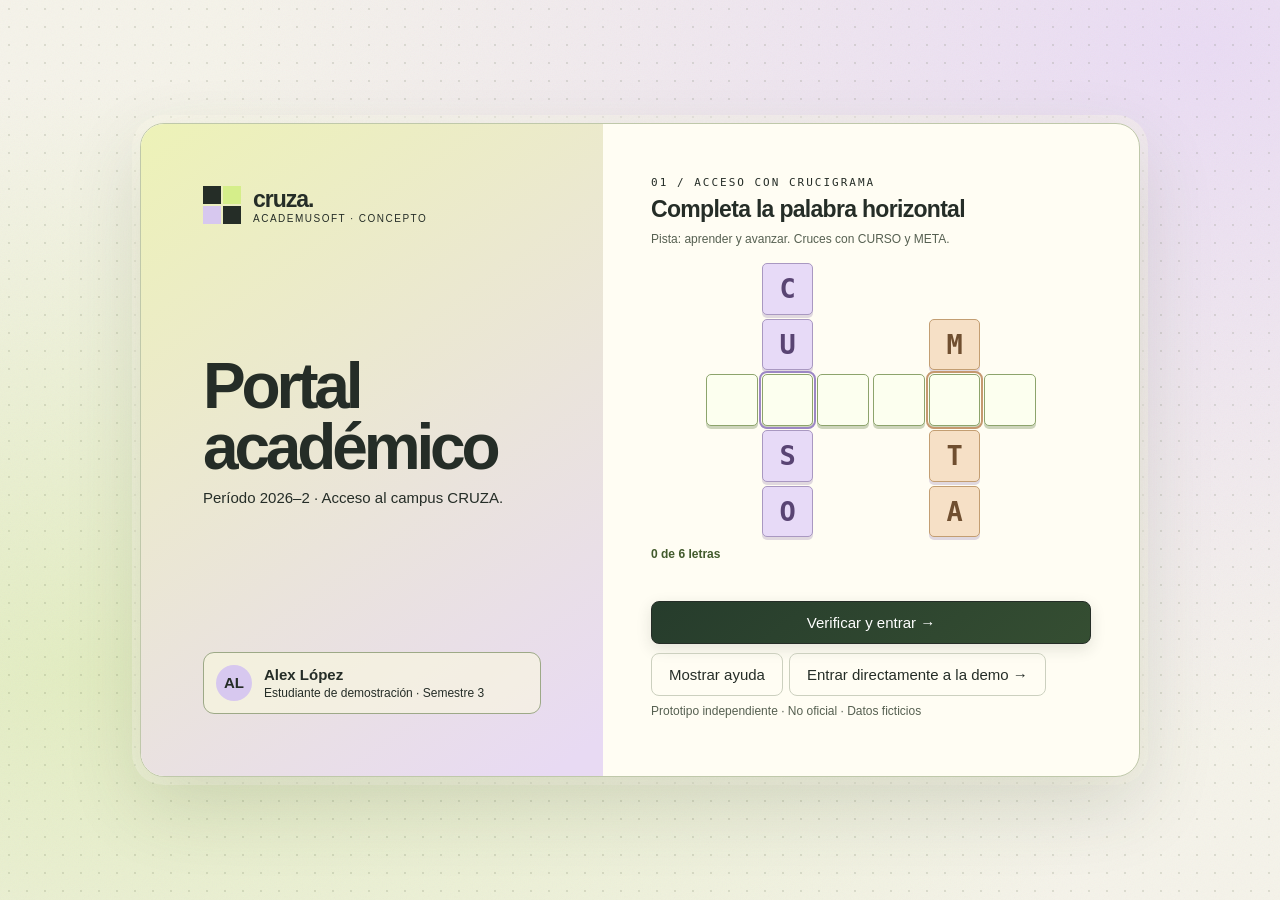
<file: respaldo/2026-11-11/CRUZA-FINAL/RESPALDO-index-original.html>
<!doctype html><html lang="es"><meta charset="utf-8"><meta name="viewport" content="width=device-width,initial-scale=1"><title>CRUZA 2.0 · Campus académico</title><style>
:root{--paper:#f5f3ea;--ink:#252d27;--muted:#626a60;--line:#d5d8ca;--lime:#d5ee8a;--purple:#d7c8ef;--peach:#f5c39d}*{box-sizing:border-box}body{margin:0;background:var(--paper);color:var(--ink);font:15px 'Segoe UI',Arial,sans-serif}button,input,select{font:inherit}button{cursor:pointer;color:inherit}button:focus-visible,input:focus-visible,select:focus-visible{outline:3px solid #7651ac;outline-offset:4px}button{border:1px solid var(--line);background:transparent;border-radius:8px;padding:12px 17px}button:hover{background:#e8ebdc}button:disabled{opacity:.4;cursor:not-allowed}.solid{background:var(--ink);color:white;border-color:var(--ink)}.solid:hover{background:#46513c}.lime{background:var(--lime)}.purple{background:var(--purple)}.peach{background:var(--peach)}.mono,.eyebrow{font-family:Consolas,monospace}.eyebrow{font-size:11px;letter-spacing:2px;text-transform:uppercase}.muted{color:var(--muted)}h1,h2,h3,p{margin-top:0}h1{font-size:clamp(35px,4.5vw,64px);letter-spacing:-2.7px;line-height:1.05;font-weight:600;margin-bottom:20px}h2{font-size:25px;letter-spacing:-.7px}h3{font-size:17px}em{font-family:Georgia,serif;font-weight:400}p{line-height:1.65}.badge{display:inline-flex;align-items:center;gap:8px;padding:7px 11px;border:1px solid var(--line);border-radius:30px;font-size:11px}.dot{width:6px;height:6px;border-radius:50%;background:#506c27}.brand{display:flex;gap:12px;align-items:center}.brand strong{font-size:23px;letter-spacing:-1px}.brand small{display:block;font-size:10px;letter-spacing:1.5px}.mark{display:grid;grid-template-columns:repeat(2,18px);gap:2px}.mark span{width:18px;height:18px;background:var(--ink)}.mark span:nth-child(2){background:var(--lime)}.mark span:nth-child(3){background:var(--purple)}.row{display:flex;align-items:center;justify-content:space-between;gap:16px}.stack{display:grid;gap:18px}.shell{display:grid;grid-template-columns:220px 1fr;min-height:100vh}.sidebar{padding:34px 22px;border-right:1px solid var(--line);display:flex;flex-direction:column;gap:38px}.sidebar nav{display:grid;gap:8px}.navbtn{text-align:left;border:0;display:flex;gap:14px;align-items:center}.navbtn.active{background:var(--ink);color:white}.navbtn b{font:12px Consolas,monospace;opacity:.65}.sidebar .bottom{margin-top:auto}.profile{display:flex;gap:10px;align-items:center;font-size:12px;padding-top:20px;border-top:1px solid var(--line)}.avatar{display:grid;place-items:center;width:36px;height:36px;background:var(--purple);border-radius:50%;font-weight:bold}.main{padding:25px 44px 40px;max-width:1500px;width:100%;margin:auto}.topbar{padding-bottom:23px;border-bottom:1px solid var(--line);margin-bottom:32px}.heading{margin-bottom:28px}.heading h1{font-size:43px}.split{display:grid;grid-template-columns:1.25fr 1fr;gap:28px}.panel{border:1px solid var(--line);border-radius:14px;padding:26px;background:#fcfbf5}.panel.dark{background:var(--ink);color:var(--paper);border-color:var(--ink)}.panel p:last-child{margin-bottom:0}.gridpaper{background-color:#eeeee3;background-image:linear-gradient(#d9ddcf 1px,transparent 1px),linear-gradient(90deg,#d9ddcf 1px,transparent 1px);background-size:34px 34px}.boardwrap{padding:27px;border-radius:14px;position:relative;overflow:hidden}.crossword{display:grid;grid-template-columns:repeat(11,1fr);gap:3px;max-width:550px;margin:24px auto}.cell{aspect-ratio:1;position:relative;display:grid;place-items:center;border:1px solid #a9b09c;font:500 clamp(13px,2vw,25px) Consolas,monospace;border-radius:3px;background:var(--paper);padding:0;min-width:0}.cell small{position:absolute;left:3px;top:1px;font:8px Arial}.cell.void{visibility:hidden}.cell:hover{transform:translateY(-2px);background:var(--lime)}.cell.chosen{background:var(--lime)}.crossword .cell[data-route="horario"]{background:var(--purple)}.crossword .cell[data-route="notas"]{background:var(--peach)}.clue{display:flex;gap:17px;padding:19px 0;border-bottom:1px solid var(--line);align-items:center}.clue:last-child{border:0}.clue .num{width:32px;height:32px;border:1px solid var(--line);display:grid;place-items:center;font:13px Consolas,monospace;flex-shrink:0}.clue h3{margin:0 0 5px}.clue p{margin:0;font-size:12px}.clue button{margin-left:auto;padding:8px 13px}.stats{display:grid;grid-template-columns:repeat(3,1fr);gap:16px;margin-top:24px}.stat{padding:22px;border:1px solid var(--line);border-radius:12px}.stat strong{display:block;font-size:34px;font-weight:500;margin:10px 0 4px;letter-spacing:-1px}.stat small{font-size:12px}.footer{margin-top:30px;font-size:11px;color:var(--muted);display:flex;justify-content:space-between;gap:12px}.login{min-height:100vh;display:grid;grid-template-columns:1.2fr 1fr}.loginart{padding:42px 9%;display:flex;flex-direction:column;justify-content:space-between;border-right:1px solid var(--line)}.loginart h1{margin-top:55px}.loginart .crossword{width:100%;margin:20px auto}.loginform{padding:45px 13%;display:flex;flex-direction:column;justify-content:center}.loginform h2{font-size:34px;margin:25px 0 10px}.answer{display:flex;gap:6px;margin:22px 0}.answer input{min-width:0;width:calc(100% / 6);height:55px;text-align:center;background:#fffdf7;border:1px solid #8c967b;border-radius:4px;font:25px Consolas,monospace;text-transform:uppercase}.loginform label{display:block;font-size:12px;margin:20px 0 8px}.fakeuser{background:#eaece1;padding:14px;border:1px solid var(--line);border-radius:6px;font-size:14px}.error{color:#943e29;font-size:13px;min-height:20px}.wide{width:100%}.word{display:inline-flex;gap:3px}.letter{display:inline-grid;place-items:center;width:28px;height:32px;border:1px solid #8e9b7e;font:16px Consolas,monospace;border-radius:2px}.courses{display:grid;grid-template-columns:1fr 1fr;gap:14px}.course{padding:20px;border:1px solid var(--line);border-radius:12px;background:#fcfbf5}.course.selected{border-color:#798d48;background:#eff5db}.course p{font-size:12px;margin:10px 0}.course h3{margin:14px 0 5px}.course .row{margin-top:14px}.course button{padding:9px 12px;font-size:12px}.course select{max-width:155px;border:1px solid var(--line);border-radius:5px;padding:7px;background:transparent;font-size:11px}.enroll{display:grid;grid-template-columns:1fr 295px;gap:24px}.enroll aside{align-self:start;position:sticky;top:20px}.steps{display:flex;gap:20px;padding:16px 0 25px;font:11px Consolas,monospace}.steps span:first-child{font-weight:bold}.progress{height:7px;background:#d9ddce;border-radius:6px;overflow:hidden;margin:16px 0}.progress i{display:block;background:#617238;height:100%}.listrow{display:flex;justify-content:space-between;align-items:center;padding:14px 0;border-bottom:1px solid var(--line);gap:10px}.timetable{display:grid;grid-template-columns:60px repeat(5,1fr);gap:5px;min-width:670px}.tablewrap{overflow:auto;padding-bottom:5px}.timehead{text-align:center;font:12px Consolas,monospace;padding:13px;background:#e9ecdf}.slot{min-height:100px;border:1px solid var(--line);border-radius:4px;padding:10px;background:#faf9f2;font-size:12px}.slot.booked{cursor:pointer;border-color:#b4bea1;background:var(--lime)}.slot.booked:nth-child(3n){background:var(--purple)}.slot.booked:nth-child(4n){background:var(--peach)}.slot strong{display:block;margin:8px 0}.time{padding-top:15px;font:11px Consolas,monospace}.tabs{display:flex;gap:8px;flex-wrap:wrap}.tabs .active{background:var(--ink);color:white}.agenda{display:none}.gradegrid{display:grid;grid-template-columns:1fr 320px;gap:25px}.grades{width:100%;border-collapse:collapse}.grades td,.grades th{text-align:left;padding:17px 10px;border-bottom:1px solid var(--line);font-size:13px}.grades th{font:11px Consolas,monospace;color:var(--muted)}.grade{display:inline-grid;place-items:center;border:1px solid #a3ae8c;background:var(--lime);width:42px;height:42px;font:17px Consolas,monospace}.ring{width:145px;height:145px;margin:20px auto;border:12px solid var(--lime);border-right-color:#58634e;border-radius:50%;display:grid;place-items:center}.ring strong{font-size:38px;font-weight:400}.slider{width:100%;accent-color:#60752e}.mini{font-size:12px}.overlay{position:fixed;inset:0;background:#15201588;display:grid;place-items:center;padding:20px;z-index:10;backdrop-filter:blur(4px)}.modal{background:var(--paper);padding:30px;border-radius:17px;max-width:540px;width:100%;max-height:90vh;overflow:auto;box-shadow:0 20px 80px #0003}.modal h2{margin-top:20px}.toast{position:fixed;bottom:25px;left:50%;transform:translateX(-50%);background:var(--ink);color:white;padding:14px 22px;border-radius:9px;z-index:30;font-size:13px;max-width:90vw}.successword{margin:24px 0}.successword .letter{background:var(--lime);width:38px;height:44px}.mobilebrand{display:none}a{color:inherit}button, .panel{transition:background .18s,transform .18s}main{animation:appear .3s ease}@keyframes appear{from{opacity:.6;transform:translateY(5px)}to{opacity:1;transform:none}}@media(prefers-reduced-motion:reduce){*{animation:none!important;transition:none!important}}@media(max-width:1100px){.main{padding:24px}.sidebar{padding:28px 14px}.shell{grid-template-columns:180px 1fr}.split{gap:18px}.enroll{grid-template-columns:1fr 250px}.courses{grid-template-columns:1fr}.gradegrid{grid-template-columns:1fr}.gradegrid aside{display:grid;grid-template-columns:1fr 1fr;gap:20px}.crossword{gap:2px}}@media(max-width:900px){.shell{display:block}.sidebar{position:fixed;bottom:0;left:0;right:0;z-index:5;background:var(--paper);padding:8px 7px;border-top:1px solid var(--line);display:block}.sidebar .brand,.sidebar .bottom,.sidebar>.eyebrow{display:none}.sidebar nav{grid-template-columns:repeat(4,1fr);gap:3px}.navbtn{display:grid;justify-items:center;text-align:center;padding:8px 3px;font-size:11px;gap:4px}.main{padding:19px 18px 95px}.topbar{margin-bottom:25px;padding-bottom:16px}.topbar>.eyebrow{display:none}.mobilebrand{display:block;font-size:21px;font-weight:bold}.heading h1{font-size:37px}.split,.enroll{grid-template-columns:1fr}.panel{padding:20px}.boardwrap{padding:18px}.cell{font-size:20px}.stats{gap:8px}.stat{padding:13px}.stat strong{font-size:26px}.stat .eyebrow{font-size:9px;letter-spacing:.5px}.login{display:block}.loginart{padding:24px 25px;border-bottom:1px solid var(--line);border-right:0}.loginart h1{margin:35px 0 15px;font-size:43px}.loginart .crossword,.loginart>.footer,.loginart>p{display:none}.loginform{padding:30px 25px 45px}.loginform h2{margin-top:15px}.loginart .eyebrow{display:none}.enroll aside{position:static}.courses{grid-template-columns:1fr}.gradegrid aside{display:block}.tablewrap{display:none}.agenda{display:grid;gap:12px}.gradegrid>.panel{overflow:auto}.grades td,.grades th{padding:12px 5px;font-size:11px}.grades .grade{width:34px;height:36px;font-size:14px}.footer{flex-direction:column}.topbar .badge{font-size:9px}.heading .row{align-items:flex-start}.heading .row>button{font-size:11px;padding:10px}.steps{gap:12px;font-size:10px}}@media print{.sidebar,.topbar button,.footer button{display:none}.shell{display:block}.main{padding:0}.panel{break-inside:avoid}.tablewrap{display:block}.agenda{display:none}}
/* Acabado final: iluminación sutil, profundidad y respuesta táctil */
.panel,.course,.stat,.boardwrap{box-shadow:0 12px 35px #25302008;transition:box-shadow .25s,transform .25s,border-color .25s}.panel:hover,.course:hover{box-shadow:0 18px 45px #25302012}.cell{transition:transform .2s,box-shadow .2s,background .2s}.cell:hover,.cell:focus-visible{transform:translateY(-4px) scale(1.06);box-shadow:0 6px 20px #839c4580;z-index:1}.gridpaper{background-image:radial-gradient(ellipse at 20% 20%,#e2f4b455,transparent 65%),linear-gradient(#d9ddcf 1px,transparent 1px),linear-gradient(90deg,#d9ddcf 1px,transparent 1px);background-size:auto,34px 34px,34px 34px}button{position:relative;overflow:hidden;transition:transform .2s,box-shadow .2s,background .2s}button:active{transform:scale(.97)}button::after{content:'';position:absolute;inset:-50%;background:radial-gradient(circle,#ffffff35,transparent 60%);opacity:0;pointer-events:none;transition:opacity .2s}button:hover::after{opacity:1}.selected .letter{animation:tile-in .3s ease both}.selected .letter:nth-child(2n){animation-delay:.06s}.successword .letter{animation:celebrate .7s ease both}.successword .letter:nth-child(2n){animation-delay:.12s}.modal{animation:appear .25s ease}.solid{box-shadow:0 5px 15px #252d2720}.loginart h1 em,.heading h1 em{color:#52633d}@keyframes tile-in{from{transform:translateY(6px);opacity:.4}to{transform:none;opacity:1}}@keyframes celebrate{0%{transform:scale(.8) rotate(-5deg)}50%{transform:scale(1.12) rotate(3deg)}100%{transform:none}}@media(prefers-reduced-motion:reduce){*,*::after{animation:none!important;transition:none!important;transform:none!important}}@media(max-width:900px){.heading .row{flex-wrap:wrap}.panel .row{flex-wrap:wrap}.course .row{flex-wrap:wrap}.topbar .row{gap:7px}.gradegrid .panel{min-width:0}}
</style><body><div id="app"></div><div id="announcer" aria-live="polite"></div><script>
'use strict';
const $=s=>document.querySelector(s);const app=$('#app');
const courses=[{id:'web',word:'WEB',name:'Desarrollo web',credits:3,day:0,hour:8,room:'B-302',teacher:'Laura Ríos',grades:[4.5,4.3,4.7],clue:'Ideas que cobran vida en el navegador.'},{id:'datos',word:'DATOS',name:'Bases de datos',credits:3,day:1,hour:10,room:'C-204',teacher:'Andrés Mora',grades:[4.2,4.6,4.4],clue:'Información que encuentra su lugar.'},{id:'redes',word:'REDES',name:'Redes de computadores',credits:3,day:2,hour:8,room:'B-105',teacher:'Sara Luna',grades:[3.7,4.1,4.2],clue:'El arte de conectar puntos.'},{id:'calculo',word:'CALCULO',name:'Cálculo diferencial',credits:4,day:3,hour:10,room:'A-201',teacher:'Diego Paz',grades:[3.8,4.0,4.3],clue:'Una pista para entender el cambio.'},{id:'etica',word:'ETICA',name:'Ética profesional',credits:2,day:4,hour:8,room:'A-108',teacher:'Ana Sol',grades:[4.8,4.7,4.9],clue:'La brújula detrás de cada decisión.'},{id:'algebra',word:'ALGEBRA',name:'Álgebra lineal',credits:3,day:0,hour:8,room:'A-306',teacher:'Juan Valle',grades:[4.0,3.9,4.1],clue:'Vectores que abren nuevas direcciones.'}];
let state={route:'login',selected:['web','datos','redes'],enrolled:['web','datos','redes'],confirmed:false,groups:{},cut:'final',day:0,visited:new Set(),sim:4};
const days=['Lunes','Martes','Miércoles','Jueves','Viernes'];const labels={inicio:'Mi tablero',matricula:'Matrícula',horario:'Horario',notas:'Notas'};const fmt=n=>n.toFixed(2).replace('.',',');
const word=(s,cls='')=>`<span class="word ${cls}" aria-label="${s}">${[...s].map(c=>`<span class="letter" aria-hidden="true">${c}</span>`).join('')}</span>`;
function brand(){return '<div class="brand"><div class="mark" aria-hidden="true"><span></span><span></span><span></span><span></span></div><div><strong>cruza.</strong><small>ACADEMUSOFT · CONCEPTO</small></div></div>'}
function board(interactive=true){let cells={};let words=[['MATRICULA',4,1,0,'matricula',1],['HORARIO',2,4,1,'horario',2],['NOTAS',8,3,0,'notas',3],['CRUZA',6,3,0,'inicio',4]];for(let [w,r,c,v,route,num] of words)[...w].forEach((l,i)=>{let key=(r+(v?i:0))*11+c+(v?0:i);if(!cells[key])cells[key]={l,route,num:i===0?num:''}});return `<div class="crossword" aria-label="Crucigrama de navegación">${Array.from({length:110},(_,i)=>{let c=cells[i];return c?`<${interactive?'button':'span'} class="cell ${c.route==='matricula'?'chosen':''}" ${interactive?`data-route="${c.route}" aria-label="Abrir ${labels[c.route]}"`:''}><small>${c.num}</small>${c.l}</${interactive?'button':'span'}>`:'<span class="cell void"></span>'}).join('')}</div>`}
function login(){return `<div class="login"><section class="loginart gridpaper">${brand()}<div><div class="eyebrow">EDICIÓN 01 / TU VIDA ACADÉMICA</div><h1>Todo conecta.<br><em>Empieza contigo.</em></h1><p class="muted">Cada materia, una palabra.<br>Cada semestre, una nueva conexión.</p></div>${board(false)}<div class="footer"><span>Diseñado para imaginar otra experiencia UTS.</span><span>2026 / CONCEPTO</span></div></section><section class="loginform"><span class="badge" style="align-self:start"><span class="dot"></span>PROTOTIPO INDEPENDIENTE · NO OFICIAL</span><h2>Tu primera pista.</h2><p class="muted">Cruza la puerta a tu próximo semestre.</p><label>Perfil de estudiante</label><div class="fakeuser">◧ &nbsp; Alex · Estudiante ficticio</div><label for="letter0">01 horizontal · 6 letras</label><p style="font-size:17px;margin:0">“Aprender también es una forma de…”</p><form id="loginForm"><div class="answer">${Array.from({length:6},(_,i)=>`<input id="letter${i}" aria-label="Letra ${i+1} de 6" maxlength="1" autocomplete="off" autocapitalize="characters" inputmode="text">`).join('')}</div><p class="error" id="loginError" role="alert"></p><button class="solid wide" type="submit">Resolver y entrar &nbsp; ↗</button></form><button data-action="hint" style="border:0;margin-top:10px">Revelar pista: CRECER</button><button class="wide" data-action="enter">Entrar directamente a la demo →</button><p class="mini muted" style="margin-top:24px">Este acceso es un juego. No solicita usuario, correo ni contraseña reales. Los datos son ficticios. La matrícula confirmada se conserva en este navegador.</p></section></div>`}
function shell(content){return `<div class="shell"><aside class="sidebar">${brand()}<div class="eyebrow muted">PISTAS DEL SEMESTRE</div><nav aria-label="Navegación principal">${Object.entries(labels).map(([r,l],i)=>`<button class="navbtn ${state.route===r?'active':''}" data-route="${r}" ${state.route===r?'aria-current="page"':''}><b>0${i+1}</b>${l}</button>`).join('')}</nav><div class="bottom"><div class="panel lime" style="padding:17px"><span class="eyebrow">UNA PISTA</span><p class="mini" style="margin-top:10px">Las mejores conexiones empiezan con curiosidad.</p></div><button data-action="help" style="border:0;width:100%;margin:15px 0">Cómo jugar ↗</button><div class="profile"><span class="avatar">AL</span><span><b>Alex López</b><br><span class="muted">Perfil de ejemplo</span></span></div><button data-action="logout" style="border:0;font-size:12px;margin-top:12px">Salir de la demo ↗</button></div></aside><main class="main"><header class="topbar row"><span class="eyebrow">MI CAMPUS / ${labels[state.route].toUpperCase()}</span><span class="mobilebrand">cruza.</span><div class="row"><span class="badge"><span class="dot"></span>2026–2 · PREGRADO</span><button data-action="help" aria-label="Ayuda" style="padding:7px 12px">?</button><button data-action="logout" aria-label="Salir de la demo" style="padding:7px 12px">↗</button></div></header>${content}<footer class="footer"><span>CRUZA / Concepto académico independiente para concurso UTS.</span><span>Prototipo independiente · No oficial · Datos ficticios</span></footer></main></div>`}
function heading(n,title,desc,extra=''){return `<div class="heading"><div class="eyebrow muted" style="margin-bottom:14px">${n} / ${labels[state.route].toUpperCase()}</div><div class="row"><h1>${title}</h1>${extra}</div><p class="muted">${desc}</p></div>`}
function credits(ids){return courses.filter(c=>ids.includes(c.id)).reduce((s,c)=>s+c.credits,0)}
function home(){return heading('01','Tu semestre.<br><em>Todas las piezas.</em>','Hola, Alex. Sigue una pista y encuentra tu próximo paso.')+`<div class="split"><section class="boardwrap gridpaper"><div class="row"><span class="eyebrow">EL MAPA DE TUS CONEXIONES</span><span class="badge" style="background:var(--paper)">↗ EXPLORA</span></div>${board()}<div class="row mini"><span>Elige una palabra para abrir su sección.</span><span class="mono">4 conexiones</span></div></section><section class="panel"><div class="row"><h2>Las pistas de hoy</h2><span class="eyebrow">HORIZ. / VERT.</span></div>${[['matricula','01','Dale forma a tu semestre','Elige las materias que completan tu camino.'],['horario','02','Encuentra tu momento','Cada clase tiene una casilla en tu semana.'],['notas','03','Lee tus avances','Tus resultados cuentan una historia.']].map(([r,n,t,d])=>`<div class="clue"><span class="num">${n}</span><div><h3>${t}</h3><p class="muted">${d}</p></div><button data-route="${r}" aria-label="Abrir ${labels[r]}">↗</button></div>`).join('')}<div class="panel purple" style="margin-top:22px;padding:18px"><div class="eyebrow">PISTA PERSONAL</div><p style="margin-top:9px">Tu futuro no está escrito.<br><strong>Está por conectar.</strong></p></div></section></div><div class="stats"><div class="stat"><span class="eyebrow">CASILLAS ELEGIDAS</span><strong>${state.enrolled.length}</strong><small>materias ${state.confirmed?'confirmadas':'de ejemplo'}</small></div><div class="stat"><span class="eyebrow">TU PRÓXIMO NIVEL</span><strong>${credits(state.enrolled)}<span style="font-size:17px" class="muted"> / 18</span></strong><small>créditos del tablero</small></div><div class="stat lime"><span class="eyebrow">PROMEDIO ACADÉMICO</span><strong>${fmt(average())}</strong><small>cada avance cuenta ↗</small></div></div>`}
function slot(c){return state.groups[c.id]==='B'?{day:4,hour:12}:{day:c.day,hour:c.hour}}
function problems(){let ids=state.selected,errors=[];if(!ids.length)errors.push('Selecciona al menos una materia para completar una palabra.');if(credits(ids)>18)errors.push('Este tablero admite hasta 18 créditos.');for(let i=0;i<ids.length;i++)for(let j=i+1;j<ids.length;j++){let a=courses.find(c=>c.id===ids[i]),b=courses.find(c=>c.id===ids[j]),x=slot(a),y=slot(b);if(x.day===y.day&&x.hour===y.hour)errors.push(`${a.name} y ${b.name} se cruzan a la misma hora. Cambia un grupo o retira una materia.`)}return errors}
function enrollment(){let errors=problems();return heading('02','Arma tu <em>semestre.</em>','Cada materia completa una palabra. Cada elección abre un camino.')+`<div class="steps"><span>01 ELEGIR PALABRAS</span><span>→ 02 REVISAR CRUCES</span><span>→ 03 CONFIRMAR</span></div><div class="enroll"><section class="courses">${courses.map((c,i)=>{let on=state.selected.includes(c.id),s=slot(c);return `<article class="course ${on?'selected':''}"><div class="row"><span class="eyebrow">0${i+1} HORIZONTAL</span><span class="badge">${c.credits} créditos</span></div><h3>${c.name}</h3><p class="muted">${c.clue}</p>${word(c.word)}<p>${days[s.day]} · ${s.hour}:00–${s.hour+2}:00 · ${c.room}</p><div class="row"><select aria-label="Grupo de ${c.name}" data-group="${c.id}"><option value="A" ${state.groups[c.id]!=='B'?'selected':''}>Grupo A · horario base</option><option value="B" ${state.groups[c.id]==='B'?'selected':''}>Grupo B · vie. 12:00</option></select><button data-toggle="${c.id}" aria-pressed="${on}" class="${on?'lime':''}">${on?'✓ Elegida':'＋ Elegir'}</button></div></article>`}).join('')}</section><aside class="panel"><div class="eyebrow">TU COMPOSICIÓN</div><h2 style="margin-top:18px">${state.selected.length} palabras.<br><em>Un nuevo capítulo.</em></h2><div class="progress"><i style="width:${Math.min(100,credits(state.selected)/18*100)}%"></i></div><div class="row mini"><span>${credits(state.selected)} créditos elegidos</span><span>18 máx.</span></div><div style="margin:20px 0">${state.selected.map(id=>{let c=courses.find(c=>c.id===id);return `<div class="listrow mini"><span>${c.name}</span><b>${c.credits}</b></div>`}).join('')||'<p class="muted mini">El tablero está vacío. Elige tu primera materia.</p>'}</div><div aria-live="polite">${errors.length?errors.map(e=>`<p class="error">${e}</p>`).join(''):'<p class="mini">✓ Sin cruces de horario</p>'}</div><button class="solid wide" data-action="review" ${errors.length?'disabled':''}>Revisar mi matrícula →</button><p class="mini muted" style="margin-top:15px">Reglas ficticias de la demo: máximo 18 créditos y sin clases simultáneas. No representa el proceso oficial.</p></aside></div>`}
function schedule(){let enrolled=courses.filter(c=>state.enrolled.includes(c.id));return heading('03','Tu semana, <em>resuelta.</em>','Encuentra cada clase en el lugar donde todo encaja.',`<button data-action="download">↓ Descargar horario</button>`)+`<div class="row" style="margin-bottom:23px"><span class="badge">${state.confirmed?'✓ Matrícula confirmada':'◧ Horario preliminar'} · ${credits(state.enrolled)} créditos</span><span class="mini muted">Semana tipo / 2026–2</span></div><section class="panel"><div class="row" style="margin-bottom:20px"><h2 style="margin:0">Cruces de la semana</h2><span class="eyebrow">LUN — VIE</span></div><div class="tablewrap"><div class="timetable"><div class="timehead">HORA</div>${days.map(d=>`<div class="timehead">${d}</div>`).join('')}${[8,10,12,14].map(h=>`<div class="time">${h}:00<br><span class="muted">${h+2}:00</span></div>${days.map((d,di)=>{let c=enrolled.find(c=>{let s=confirmedSlot(c);return s.day===di&&s.hour===h});return c?`<button class="slot booked" data-course="${c.id}" aria-label="${c.name}, ${d} ${h}:00"><span class="eyebrow">${c.word}</span><strong>${c.name}</strong><span>${h}:00–${h+2}:00 · ${c.room}</span></button>`:'<div class="slot"><span class="muted">·</span></div>'}).join('')}`).join('')}</div></div><div class="agenda"><div class="tabs" aria-label="Día de la semana">${days.map((d,i)=>`<button data-day="${i}" class="${state.day===i?'active':''}" style="padding:9px">${d.slice(0,3)}</button>`).join('')}</div>${enrolled.filter(c=>confirmedSlot(c).day===state.day).map(c=>`<button class="slot booked" data-course="${c.id}"><span class="eyebrow">${c.word} / ${confirmedSlot(c).hour}:00</span><strong>${c.name}</strong><span>${c.room} · Ver pista de la clase ↗</span></button>`).join('')||'<div class="panel gridpaper"><h3>Una casilla libre.</h3><p>Hoy no hay clases en tu horario. Deja espacio para una nueva idea.</p></div>'}</div></section><div class="panel purple" style="margin-top:22px"><div class="row"><div><span class="eyebrow">PISTA DE ORGANIZACIÓN</span><p style="margin:8px 0 0">Los espacios libres también forman parte del tablero.</p></div><button data-route="matricula">Editar matrícula ↗</button></div></div>`}
let enrolledGroups={};function confirmedSlot(c){return enrolledGroups[c.id]==='B'?{day:4,hour:12}:{day:c.day,hour:c.hour}}
function final(c){return c.grades[0]*.3+c.grades[1]*.3+c.grades[2]*.4}function average(){let cs=courses.filter(c=>state.enrolled.includes(c.id));return cs.reduce((s,c)=>s+final(c)*c.credits,0)/(credits(state.enrolled)||1)}
function grades(){let cs=courses.filter(c=>state.enrolled.includes(c.id));return heading('04','Cada avance <em>cuenta.</em>','Las pistas de tu esfuerzo, reunidas en un solo tablero.')+`<div class="tabs" style="margin-bottom:24px">${[['final','Vista completa'],['0','Corte 1 · 30%'],['1','Corte 2 · 30%'],['2','Corte 3 · 40%']].map(([v,l])=>`<button data-cut="${v}" class="${state.cut===v?'active':''}" aria-pressed="${state.cut===v}">${l}</button>`).join('')}</div><div class="gradegrid"><section class="panel"><h2>Tus palabras completadas</h2><p class="mini muted">Escala de ejemplo: 0,0 a 5,0 · aprobación desde 3,0.</p><table class="grades"><thead><tr><th>MATERIA</th>${state.cut==='final'?'<th>C1</th><th>C2</th><th>C3</th>':''}<th>${state.cut==='final'?'FINAL':'CORTE '+(Number(state.cut)+1)}</th></tr></thead><tbody>${cs.map(c=>`<tr><td><b>${c.name}</b><br><span class="muted">${c.credits} créditos · ${c.word}</span></td>${state.cut==='final'?c.grades.map(g=>`<td>${fmt(g)}</td>`).join(''):''}<td><span class="grade">${fmt(state.cut==='final'?final(c):c.grades[+state.cut])}</span></td></tr>`).join('')}</tbody></table><div class="clue"><span class="num">✓</span><div><h3>Vas conectando ideas.</h3><p class="muted">Cada resultado es una pista para seguir aprendiendo.</p></div></div></section><aside class="stack"><section class="panel dark" style="text-align:center"><span class="eyebrow">PROMEDIO PONDERADO</span><div class="ring"><strong>${fmt(average())}</strong></div><p class="mini">Ponderado por créditos de las materias de tu tablero.</p></section><section class="panel peach"><span class="eyebrow">EXPLORA UNA POSIBILIDAD</span><h3 style="margin-top:16px">La última casilla de Web</h3><p class="mini">Con 4,5 en C1 y 4,3 en C2, ¿qué pasa si tu C3 es…?</p><label for="sim" class="row"><span>Nota del tercer corte</span><b id="simValue">${fmt(state.sim)}</b></label><input id="sim" class="slider" type="range" min="0" max="5" step="0.1" value="${state.sim}"><p class="mini" style="margin-top:12px">Final simulado: <strong id="simResult">${fmt(4.5*.3+4.3*.3+state.sim*.4)}</strong></p><span class="mini muted">Exploración libre. No modifica tus notas.</span></section></aside></div>`}
function render(){app.innerHTML=state.route==='login'?login():shell(({inicio:home,matricula:enrollment,horario:schedule,notas:grades})[state.route]());if(state.route==='login')bindLogin()}
function go(r){state.route=r;state.visited.add(r);render();window.scrollTo(0,0)}
function toast(t){$('#announcer').innerHTML=`<div class="toast">${t}</div>`;setTimeout(()=>$('#announcer').innerHTML='',3200)}
let lastFocus;function modal(content){lastFocus=document.activeElement;let wrap=document.createElement('div');wrap.className='overlay';wrap.innerHTML=`<section class="modal" role="dialog" aria-modal="true" aria-labelledby="modalTitle"><div class="row"><span class="eyebrow">CRUZA / DEMOSTRACIÓN</span><button data-action="close" aria-label="Cerrar diálogo">✕</button></div>${content}</section>`;document.body.append(wrap);wrap.querySelector('button').focus()}
function closeModal(){document.querySelector('.overlay')?.remove();if(lastFocus?.isConnected)lastFocus.focus()}
function bindLogin(){$('#loginForm').onsubmit=e=>{e.preventDefault();let answer=[...document.querySelectorAll('.answer input')].map(i=>i.value).join('').toUpperCase();if(answer==='CRECER')go('inicio');else $('#loginError').textContent='Todavía falta una conexión. Pista: la palabra es CRECER.'};document.querySelectorAll('.answer input').forEach((input,i)=>{input.oninput=()=>{input.value=input.value.replace(/[^a-z]/gi,'').toUpperCase();if(input.value)$('#letter'+(i+1))?.focus()};input.onkeydown=e=>{if(e.key==='Backspace'&&!input.value)$('#letter'+(i-1))?.focus();if(e.key==='ArrowLeft')$('#letter'+(i-1))?.focus();if(e.key==='ArrowRight')$('#letter'+(i+1))?.focus()}})}
document.addEventListener('click',e=>{let b=e.target.closest('button');if(!b)return;if(b.dataset.route)return go(b.dataset.route);if(b.dataset.toggle){let id=b.dataset.toggle;state.selected=state.selected.includes(id)?state.selected.filter(x=>x!==id):[...state.selected,id];render();return}if(b.dataset.day){state.day=+b.dataset.day;render();return}if(b.dataset.cut){state.cut=b.dataset.cut;render();return}if(b.dataset.course){let c=courses.find(c=>c.id===b.dataset.course),s=confirmedSlot(c);modal(`<h2 id="modalTitle">${c.name}</h2>${word(c.word)}<p style="margin-top:22px">${c.clue}</p><div class="listrow"><span>Cuándo</span><b>${days[s.day]} ${s.hour}:00–${s.hour+2}:00</b></div><div class="listrow"><span>Dónde</span><b>Aula ${c.room}</b></div><div class="listrow"><span>Docente ficticio</span><b>${c.teacher}</b></div><p class="mini muted" style="margin-top:20px">Información simulada para el prototipo.</p>`);return}switch(b.dataset.action){case'enter':go('inicio');break;case'hint':[...'CRECER'].forEach((l,i)=>$('#letter'+i).value=l);$('#loginError').textContent='Pista completa. Ya puedes entrar.';break;case'logout':go('login');break;case'close':closeModal();break;case'help':modal(`<h2 id="modalTitle">La pista está en conectar.</h2><p>CRUZA convierte la gestión académica en un crucigrama: elige una palabra del tablero o usa el menú para entrar a cada sección.</p><div class="clue"><span class="num">01</span><p><b>Matrícula:</b> elige materias. Si dos clases se cruzan, cambia un grupo. Revisa y confirma.</p></div><div class="clue"><span class="num">02</span><p><b>Horario:</b> descubre cómo se acomodan tus elecciones. Toca una clase para ver sus detalles.</p></div><div class="clue"><span class="num">03</span><p><b>Notas:</b> consulta cortes y prueba una posibilidad con el simulador.</p></div><p class="mini muted" style="margin-top:18px">Concepto independiente. No es Academusoft oficial ni un servicio de la UTS. Guarda solamente la matrícula ficticia en este navegador y no solicita credenciales ni realiza matrículas reales.</p>`);break;case'review':if(problems().length)return;modal(`<h2 id="modalTitle">¿Encajan todas tus piezas?</h2><p class="muted">Revisa tus palabras antes de cerrar el tablero.</p>${state.selected.map(id=>{let c=courses.find(c=>c.id===id),s=slot(c);return `<div class="listrow"><span><b>${c.name}</b><br><small>${days[s.day]} · ${s.hour}:00 · Grupo ${state.groups[id]||'A'}</small></span><b>${c.credits} cr.</b></div>`}).join('')}<div class="listrow"><b>Total</b><b>${credits(state.selected)} créditos</b></div><p class="mini muted">Confirmación simulada. No genera pagos ni registros institucionales.</p><button class="solid wide" data-action="confirm">Confirmar matrícula ✓</button>`);break;case'confirm':if(problems().length)return;state.enrolled=[...state.selected];enrolledGroups={...state.groups};state.confirmed=true;closeModal();modal(`<h2 id="modalTitle">Todo encaja.</h2>${word('LISTO','successword')}<p>Tu matrícula quedó registrada en este navegador: <b>${state.enrolled.length} materias y ${credits(state.enrolled)} créditos.</b></p><p class="muted">El horario ya tiene una casilla para cada elección.</p><button class="solid wide" data-action="seeSchedule">Descubrir mi horario →</button>`);break;case'seeSchedule':closeModal();go('horario');break;case'download':downloadSchedule();break}});
document.addEventListener('change',e=>{if(e.target.dataset.group){state.groups[e.target.dataset.group]=e.target.value;render()}});document.addEventListener('input',e=>{if(e.target.id==='sim'){state.sim=+e.target.value;$('#simValue').textContent=fmt(state.sim);$('#simResult').textContent=fmt(4.5*.3+4.3*.3+state.sim*.4)}});
document.addEventListener('keydown',e=>{let modalEl=document.querySelector('.modal');if(!modalEl)return;if(e.key==='Escape')closeModal();if(e.key==='Tab'){let f=[...modalEl.querySelectorAll('button,input,select,a[href]')],first=f[0],last=f[f.length-1];if(e.shiftKey&&document.activeElement===first){last.focus();e.preventDefault()}else if(!e.shiftKey&&document.activeElement===last){first.focus();e.preventDefault()}}});
function downloadSchedule(){let text='CRUZA · HORARIO DE DEMOSTRACIÓN\nConcepto independiente, no oficial. Datos ficticios.\n\n'+courses.filter(c=>state.enrolled.includes(c.id)).sort((a,b)=>confirmedSlot(a).day-confirmedSlot(b).day).map(c=>{let s=confirmedSlot(c);return `${days[s.day]} | ${s.hour}:00–${s.hour+2}:00 | ${c.name} | ${c.room}`}).join('\n');let a=document.createElement('a'),url=URL.createObjectURL(new Blob(['\ufeff'+text],{type:'text/plain;charset=utf-8'}));a.href=url;a.download='CRUZA-horario-demo.txt';a.click();setTimeout(()=>URL.revokeObjectURL(url),1000);toast('Horario de demostración descargado.')}
render();
</script>
<style id="cruza-motion">
:root{--shine:#e8f8b0}.main{margin:0 auto}.panel.lime{background:#edf4d2}.panel.purple{background:#ebe4f7}.panel.peach{background:#f8e3d1}.gridpaper{isolation:isolate}.gridpaper::before{content:'';position:absolute;inset:0;z-index:-1;pointer-events:none;background:radial-gradient(ellipse at center,#dbf8829e,transparent 64%);animation:campus-light 9s ease-in-out infinite alternate}.loginart{position:relative;overflow:hidden}.cell{isolation:isolate}.cell::after{inset:0;background:linear-gradient(115deg,transparent 20%,#fff9 49%,transparent 75%);transform:translateX(-110%);opacity:0}.cell.is-lit::after,.cell:focus-visible::after{opacity:1;animation:tile-sheen .6s ease-out}.cell.is-lit{box-shadow:0 0 0 1px #6b8438,0 0 19px #b6d45bb0;transform:translateY(-2px)}.puzzle-controls{display:grid;grid-template-columns:minmax(150px,1fr) minmax(200px,2fr);align-items:center;gap:18px;margin-bottom:24px;background:linear-gradient(115deg,#fffef8,#edf3dd);border-color:#cdd8b8}.puzzle-controls h2{margin:5px 0;font-size:19px}.puzzle-controls p{margin:0;font-size:12px}.puzzle-words{display:flex;gap:8px;flex-wrap:wrap}.puzzle-key{display:inline-flex;padding:5px;gap:2px;border-radius:6px;background:#fffdf6;align-items:center}.puzzle-key span{display:grid;place-items:center;width:23px;height:28px;border:1px solid #a7b393;border-radius:2px;font:13px Consolas,monospace}.puzzle-key[aria-pressed=true]{background:#d6eaa7;border-color:#79924b}.puzzle-key:hover span{background:var(--shine);animation:tile-lift .42s ease both;animation-delay:calc(var(--tile) * 35ms)}.modal:has(.successword){position:relative;isolation:isolate}.modal:has(.successword)::after{content:'';position:absolute;inset:0;z-index:-1;pointer-events:none;background:radial-gradient(circle at 14% 35%,#d1ed75 0 2px,transparent 5px),radial-gradient(circle at 82% 24%,#b69bec 0 3px,transparent 6px),radial-gradient(circle at 90% 63%,#efac77 0 2px,transparent 5px);animation:spark-burst 1.1s ease-out both}.toast{animation:appear .25s ease-out}@keyframes campus-light{from{transform:translate(-35%,-30%) scale(.95)}to{transform:translate(35%,30%) scale(1.45)}}@keyframes tile-sheen{to{transform:translateX(110%)}}@keyframes tile-lift{50%{transform:translateY(-3px);box-shadow:0 0 12px #bad65c}}@keyframes spark-burst{0%{opacity:0;transform:scale(.7)}35%{opacity:1}100%{opacity:0;transform:scale(1.2)}}@media(max-width:900px){.puzzle-controls{grid-template-columns:1fr;gap:12px}.puzzle-key span{width:20px;height:24px}.puzzle-words{gap:5px}}@media(prefers-reduced-motion:reduce){*,*::before,*::after{animation:none!important;transition:none!important}.gridpaper::before{opacity:.35}}
</style><script>
const cruzaStorage = 'cruza-matricula-v1';
try {
  const saved = JSON.parse(localStorage.getItem(cruzaStorage));
  if (saved && Array.isArray(saved.ids) && saved.ids.length && saved.ids.every(id => courses.some(course => course.id === id))) {
    state.selected = [...saved.ids];
    state.enrolled = [...saved.ids];
    state.groups = Object.fromEntries(saved.ids.map(id => [id, saved.groups?.[id] === 'B' ? 'B' : 'A']));
    enrolledGroups = { ...state.groups };
    state.confirmed = true;
  }
} catch { /* La demo funciona también con almacenamiento desactivado. */ }
const renderCruzaBase = render;
render = function () {
  renderCruzaBase();
  const route = state.route;
  const panel = document.querySelector('.heading');
  if (!panel || route === 'inicio') return;
  const configs = {
    matricula: ['Materias en casillas', 'Pulsa una palabra para añadir o retirar la materia.', courses.map(c => [c.word, c.name, 'toggle', c.id, state.selected.includes(c.id)])],
    horario: ['Semana en casillas', 'Elige un día para ver sus clases.', days.map((day, i) => [day.slice(0, 3).toUpperCase(), day, 'day', String(i), state.day === i])],
    notas: ['Cortes en casillas', 'Elige qué resultados quieres consultar.', [['FINAL','Vista completa','cut','final',state.cut==='final'], ...[0,1,2].map(i => ['C'+(i+1),'Corte '+(i+1),'cut',String(i),state.cut===String(i)])]]
  };
  const [title, hint, keys] = configs[route];
  const section = document.createElement('section');
  section.className = 'panel puzzle-controls';
  section.innerHTML = '<div><span class="eyebrow muted">TABLERO DE ACCIONES</span><h2>'+title+'</h2><p>'+hint+'</p></div><div class="puzzle-words"></div>';
  for (const [label, name, type, value, active] of keys) {
    const key = document.createElement('button');
    key.className = 'puzzle-key';
    key.dataset.puzzle = type;
    key.dataset.value = value;
    key.setAttribute('aria-label', name);
    key.setAttribute('aria-pressed', active);
    key.innerHTML = [...label].map((letter, index) => '<span aria-hidden="true" style="--tile:'+index+'">'+letter+'</span>').join('');
    section.lastElementChild.append(key);
  }
  panel.after(section);
  if (route === 'horario') {
    document.querySelectorAll('.timetable > *').forEach((cell, index) => {
      if (index % 6 === state.day + 1) cell.style.boxShadow = 'inset 0 0 0 2px #a3b47a';
    });
  }
};
document.addEventListener('click', event => {
  const puzzle = event.target.closest('[data-puzzle]');
  if (puzzle) {
    const { puzzle: type, value } = puzzle.dataset;
    document.querySelector('[data-'+type+'="'+value+'"]').click();
    document.querySelector('[data-puzzle="'+type+'"][data-value="'+value+'"]')?.focus({preventScroll:true});
  }
  if (event.target.closest('[data-action="confirm"]') && state.confirmed && !problems().length) {
    try { localStorage.setItem(cruzaStorage, JSON.stringify({ ids: state.enrolled, groups: enrolledGroups })); } catch {}
  }
});
function highlightCruzaWord(event, on) {
  const cell = event.target.closest('.crossword button[data-route]');
  if (!cell) return;
  document.querySelectorAll('.crossword button').forEach(button => button.classList.toggle('is-lit', on && button.dataset.route === cell.dataset.route));
}
document.addEventListener('pointerover', event => highlightCruzaWord(event, true));
document.addEventListener('pointerout', event => highlightCruzaWord(event, false));
document.addEventListener('focusin', event => highlightCruzaWord(event, true));
document.addEventListener('focusout', event => highlightCruzaWord(event, false));
render();
</script><style>/* CRUZA 2.0 · cristal editorial */
:root{--paper:#f5f3ea;--ink:#252d27;--line:#ccd0bf;--muted:#566051;--glass:#fffef4c9;--px:50%;--py:35%}
body{background:radial-gradient(ellipse at 90% 10%,#e4d9f5 0%,transparent 38%),radial-gradient(ellipse at 3% 65%,#e4edc9 0%,transparent 45%),var(--paper);background-attachment:fixed} .shell{grid-template-columns:224px minmax(0,1fr)}
.sidebar{position:sticky;top:0;height:100dvh;overflow:auto;gap:22px;background:#f8f7eead;backdrop-filter:blur(16px);border-color:#b8c0a98c}.sidebar nav{gap:4px}.sidebar .bottom>.panel{display:none}.sidebar .navbtn{padding:10px 12px}.navbtn.active{box-shadow:0 6px 18px #22301f29}.navbtn:hover:not(.active){background:#d5ee8a7d;transform:translateX(3px)}
.main{padding-top:22px}.topbar{margin-bottom:24px}.heading h1,.loginart h1{font-weight:680;letter-spacing:-.055em}.heading h1 em,.loginart h1 em{color:#4d6845}.heading h1{font-size:clamp(39px,5vw,76px)}.heading{position:relative}.heading p{max-width:57ch}.panel,.stat,.course{background:linear-gradient(135deg,#fffff8df,#f8f7ecbf);border:1px solid #cbd1bd;box-shadow:inset 0 1px #fff,0 12px 35px #35412c12}.panel.dark{background:linear-gradient(145deg,#263c2c,#45513b);color:#fffdf5}.panel.purple{background:linear-gradient(130deg,#f0eafa,#e3d6f2)}.panel.peach{background:linear-gradient(125deg,#fff4e7,#f5d9c4)}.course.selected,.stat.lime,.panel.lime{background:linear-gradient(135deg,#f4f8dc,#dfeab8)}.solid{background:linear-gradient(140deg,#263c2c,#354e32)}
.v2-light{position:relative;isolation:isolate;overflow:hidden}.v2-light::after{content:'';position:absolute;inset:0;pointer-events:none;z-index:-1;background:radial-gradient(ellipse at var(--px) var(--py),#ffffffbd,transparent 52%);opacity:.65}.v2-enter{animation:v2-in .48s cubic-bezier(.2,.8,.25,1) backwards;animation-delay:calc(var(--order,0)*42ms)}@keyframes v2-in{from{opacity:0;transform:translateY(12px)}to{opacity:1;transform:none}}
.boardwrap{background-color:#e3ead7;border:1px solid #bfc9ab;box-shadow:inset 0 0 52px #faf8ebc0,0 12px 32px #2c442119}.boardwrap .crossword{margin:0 auto;grid-auto-rows:auto}.boardwrap .cell{box-shadow:0 2px 7px #3243271c}.boardwrap .cell.is-lit{box-shadow:0 0 0 1px #586c38,0 0 20px #a2c84b}.crossword .cell:focus-visible{z-index:3}.boardwrap .cell.v2-enter{animation-name:v2-tile}@keyframes v2-tile{from{opacity:0;scale:.84}to{opacity:1;scale:1}}
.loginart{background-color:#e5ead6}.loginform{background:linear-gradient(150deg,#fcfbf3,#f3efe8)}.answer input:not(:placeholder-shown):valid{transition:box-shadow .2s}.answer input[data-hit=true]{background:#eff8ce;border-color:#77934e;box-shadow:0 0 20px #b8d45862}.answer:has(+.error:not(:empty)) input[data-hit=false]{border-color:#b86647}.answer input{max-width:70px}
.student-band{display:flex;gap:16px;align-items:center;margin-bottom:23px;padding:16px 20px}.student-band .avatar{width:44px;height:44px}.student-band .badge{margin-left:auto}.v2-grid{display:grid;grid-template-columns:repeat(2,minmax(0,1fr));gap:16px}.v2-grid>section{min-width:0}.v2-secondary{display:none}.v2-pill{border-radius:999px;padding:8px 13px;background:#fffdf3}.v2-list{padding:0;list-style:none;margin-bottom:0}.v2-list li{padding:11px 0;border-bottom:1px solid var(--line)}.v2-list li:last-child{border-bottom:0}.v2-search{display:flex;gap:12px;align-items:center;margin-bottom:18px}.v2-search input,.v2-form select{border:1px solid #aeb99d;border-radius:8px;padding:11px;background:#fffef7;color:var(--ink);max-width:100%}.v2-search input{width:min(100%,390px)}.v2-calendar{display:grid;grid-template-columns:repeat(7,minmax(0,1fr));gap:4px;margin-top:16px}.v2-calendar>*{min-width:0;min-height:39px;padding:5px;text-align:center}.v2-calendar button.has-event{background:#d5ee8a;border-color:#829a55}.v2-calendar button[aria-pressed=true]{background:#263c2c;color:#fff}.v2-ripple{position:absolute;width:12px;height:12px;border:1px solid #fff;box-shadow:0 0 15px #adca53;border-radius:100%;pointer-events:none;z-index:2;animation:v2-wave .65s ease-out forwards}@keyframes v2-wave{to{opacity:0;scale:17}}
.v2-meter{height:8px;border-radius:8px;background:#dde4ce;overflow:hidden}.v2-meter span{display:block;height:100%;background:linear-gradient(90deg,#7e9d54,#bad979);transform-origin:left;animation:v2-grow .7s ease both}@keyframes v2-grow{from{transform:scaleX(0)}to{transform:scaleX(1)}}
.boardwrap .crossword{max-width:430px;margin:18px auto}.boardwrap.v2-unlock::before{animation:v2-unlock .9s ease-out both,campus-light 9s .9s ease-in-out infinite alternate}@keyframes v2-unlock{from{opacity:.15;scale:.8}50%{opacity:1;scale:1.35}to{opacity:.65;scale:1}}
@media(max-width:1100px){.shell{grid-template-columns:188px minmax(0,1fr)}}
@media(max-width:900px){.shell{display:block}.sidebar{position:fixed;top:auto;bottom:0;height:auto;overflow:visible;backdrop-filter:blur(12px);background:#f7f6edee}.sidebar .navbtn{padding:8px 3px}.sidebar nav .navbtn:nth-child(n+5){display:none}.v2-secondary{display:flex;gap:6px;flex-wrap:wrap;margin:-8px 0 20px}.v2-secondary button{min-height:40px;font-size:12px}.heading h1{font-size:clamp(35px,8vw,54px)}.student-band{flex-wrap:wrap}.student-band .badge{margin-left:0}.v2-grid{grid-template-columns:1fr}.v2-search{flex-wrap:wrap}.v2-calendar>*{min-height:42px}}
@media(prefers-reduced-motion:reduce){*,*::before,*::after{animation:none!important;transition:none!important}.v2-ripple{display:none}}
body[data-calm=true] *,body[data-calm=true] *::before,body[data-calm=true] *::after{animation:none!important;transition:none!important}

/* Edición de concurso: la cuadrícula es el escenario principal. */
.edition-nav-group{font:10px Consolas,monospace;letter-spacing:.12em;text-transform:uppercase;color:#5b6656;padding:15px 8px 4px}.sidebar>.eyebrow{display:none}.sidebar .navbtn b{font:17px 'Segoe UI Symbol',sans-serif;min-width:19px;text-align:center;opacity:1}.sidebar .bottom{padding-top:8px}.sidebar .bottom>.profile{padding-top:12px}.sidebar .bottom>button{margin-block:5px!important}.edition-home .topbar{margin-bottom:18px}.edition-title{display:grid;grid-template-columns:1fr minmax(160px,230px);gap:20px;align-items:end;margin-bottom:14px}.edition-title h1{margin:10px 0 0;font-size:clamp(36px,4.7vw,70px);line-height:.99}.edition-title p{font-size:13px;line-height:1.45;margin:0 0 4px}.edition-kicker{font:11px Consolas,monospace;letter-spacing:.16em;color:#516247}.edition-kicker span{display:inline-block;margin-left:9px;padding:4px 8px;border:1px solid #bfc7ae;border-radius:20px}.edition-student{margin-bottom:18px;padding:10px 14px;border-radius:10px}.edition-student .avatar{height:34px;width:34px}.edition-stage{grid-template-columns:minmax(0,1.5fr) minmax(0,1fr);gap:16px}.edition-stage .boardwrap{display:flex;flex-direction:column;justify-content:space-between;min-height:382px;border-radius:20px;padding:18px;background-color:#e4e7d1;background-image:radial-gradient(circle at 21% 30%,#f4f7c9,transparent 42%),radial-gradient(circle at 83% 77%,#dcccf3,transparent 51%),linear-gradient(#6d79532c 1px,transparent 1px),linear-gradient(90deg,#6d79532c 1px,transparent 1px);background-size:auto,auto,24px 24px,24px 24px}.edition-stage .boardwrap .crossword{width:min(100%,445px);margin:14px auto;gap:4px}.edition-stage .boardwrap .cell{border:1px solid #7f8c6f;border-radius:5px;color:#26362a;box-shadow:0 3px 0 #425a3f4a,inset 0 1px #ffffffb0;letter-spacing:-.03em;font-weight:700}.edition-stage .cell.edition-crossing{background:linear-gradient(135deg,#f4f8d9 0 45%,#e0d1f1 55% 100%);outline:1px solid #829259;outline-offset:1px}.edition-stage .cell.edition-linked{animation:edition-travel .52s ease both;animation-delay:calc(var(--wave,0)*32ms);border-color:#506137;background:#f5ffc9;z-index:1}@keyframes edition-travel{50%{transform:translateY(-4px);box-shadow:0 0 25px #b4d255}100%{box-shadow:0 0 10px #b6ce63,0 3px #59724655}}
.edition-board-tag{display:inline-flex;align-items:center;gap:7px;background:#f8f9e8d4;padding:7px 9px;border:1px solid #8b9e73;border-radius:6px;font:10px Consolas,monospace;letter-spacing:.09em}.edition-board-tag i{width:7px;height:7px;background:#607e39;border-radius:100%;box-shadow:0 0 9px #9bbd4c}.edition-board-count{letter-spacing:.07em;font-size:10px}.edition-board-count span{color:#728d4c}.edition-caption{font-size:12px;font-weight:650}.edition-coord{font-size:17px}.edition-guide{border-radius:20px;padding:18px}.edition-guide>.row h2{margin:0;font-size:24px}.edition-guide .clue{padding:11px 7px;transition:background .2s,border-color .2s;border-radius:7px}.edition-guide .clue.edition-active{background:#e7efcd;border-color:#91a569}.edition-guide .clue button:hover{background:#d5ee8a}.edition-guide .stats{gap:5px;margin-top:16px}.edition-guide .stat{padding:9px 7px;border-radius:7px;min-width:0}.edition-guide .stat strong{font-size:clamp(19px,2vw,29px);margin:4px 0}.edition-guide .stat .eyebrow{letter-spacing:.035em;font-size:9px}.edition-guide .stat small{font-size:10px}
.edition-entry{background-image:radial-gradient(ellipse at 10% 25%,#f6f8d2 0,transparent 50%),radial-gradient(ellipse at 85% 70%,#e1d1f4 0,transparent 60%),linear-gradient(#7e906c29 1px,transparent 1px),linear-gradient(90deg,#7e906c29 1px,transparent 1px);background-size:auto,auto,24px 24px,24px 24px}.edition-entry h1{font-size:clamp(38px,6vw,87px);line-height:.96;margin-top:32px}.edition-entry .crossword .cell{box-shadow:0 3px 0 #52614760}.loginform .edition-kicker{margin-bottom:12px}.loginform .answer input{height:clamp(46px,5vw,68px);font-size:clamp(20px,3vw,32px);box-shadow:0 3px 0 #53634b22;border-color:#a7b592}.loginform .answer input:focus{border-color:#607b39;background:#faffea}.loginform .answer input[data-hit=true]{animation:edition-letter .3s ease-out}@keyframes edition-letter{50%{transform:translateY(-4px);box-shadow:0 0 22px #b8d458a0}}
.edition-route-wave{position:fixed;width:18px;height:18px;margin:-9px;z-index:8;pointer-events:none;border:1px solid #b1ca60;border-radius:50%;background:#d5ee8a38;animation:edition-expand .55s ease-out both}@keyframes edition-expand{from{scale:1;opacity:.8}to{scale:55;opacity:0}}.edition-conflict{outline:2px solid #b77048;background:#fff0e4!important}.edition-warning{background:#f9d8bb;border-color:#b77048}.edition-resolved{border-color:#809d4d!important}.slot.edition-selected{outline:2px solid #607a39;box-shadow:0 0 18px #b8d46a}.panel[data-selected],main[data-module=calendario] .v2-calendar{border-radius:12px}.puzzle-controls{border-left:4px solid #95ad61}main[data-module=horario] .puzzle-controls,main[data-module=calendario] .panel:first-child{border-left-color:#a68dc7}main[data-module=notas] .puzzle-controls{border-left-color:#ca8c5a}#simResult{display:inline-block}
@media(max-width:900px){.edition-nav-group,.sidebar nav .navbtn[data-route]:nth-child(n+5){display:none}.sidebar nav .navbtn:is([data-route=inicio],[data-route=matricula],[data-route=horario],[data-route=notas]){display:grid}.edition-title{display:block}.edition-title h1{font-size:clamp(37px,8vw,51px)}.edition-title p{margin:9px 0}.edition-stage{grid-template-columns:minmax(0,1fr)}.edition-stage .boardwrap{min-height:0;padding:13px}.edition-stage .boardwrap .crossword{gap:3px}.edition-stage .boardwrap .cell{font-size:clamp(12px,4.8vw,22px)}.edition-board-tag,.edition-board-count{font-size:9px}.edition-guide{padding:15px}.edition-student{gap:10px}.edition-entry h1{margin-top:22px}.edition-caption{font-size:11px}}
@media(prefers-reduced-motion:reduce){.edition-route-wave{display:none}}body[data-calm=true] .edition-route-wave{display:none}
@media(max-width:900px){.sidebar nav .navbtn[data-route]:is([data-route=inicio],[data-route=matricula],[data-route=horario],[data-route=notas]){display:grid}}

.shell{display:block}.sidebar{position:fixed;z-index:15;inset:0 auto 0 0;width:min(300px,88vw);height:100dvh;overflow:auto;background:#f7f6ec;box-shadow:14px 0 48px #26362630;visibility:hidden;transform:translateX(-105%);transition:transform .28s ease,visibility .28s;display:flex}.sidebar[data-open=true]{visibility:visible;transform:none}.sidebar nav{display:grid;grid-template-columns:1fr}.sidebar nav .navbtn[data-route]:nth-child(n){display:flex;justify-content:flex-start}.sidebar .edition-nav-group,.sidebar .brand,.sidebar .bottom{display:flex}.sidebar .bottom{flex-direction:column}.sidebar .bottom>.profile{display:none}.v2-secondary{display:none}.drawer-bar{display:flex;justify-content:flex-end}.drawer-veil{position:fixed;inset:0;z-index:14;background:#17221b42;backdrop-filter:blur(2px)}.drawer-veil[hidden]{display:none}.campus-menu,.campus-back{padding:8px 11px;font-size:12px}.topbar>.eyebrow{margin-right:auto}.heading h1:focus{outline:none}.route-card{display:grid;gap:8px;align-content:start;min-height:150px;padding:14px;border:1px solid #c6ceb5;border-radius:12px;background:linear-gradient(140deg,#f2f5dc,#f0e9f8)}.route-card h3,.route-card p{margin:0}.route-card button{justify-self:start}.edition-guide .clue{display:none}.edition-guide .stats{margin-bottom:15px}.edition-guide>.row{margin-bottom:12px}.edition-guide .edition-next{margin:12px 0 0;padding:12px 0 0;border-top:1px solid var(--line)}.edition-next p{margin:5px 0 0}.course .puzzle-key{display:inline-flex}.course .puzzle-key b{padding:0 4px;font-size:11px}.enroll .edition-conflict-summary{padding:11px;margin:0 0 10px;background:#f8dfca;border:1px solid #ba784b;border-radius:8px}.edition-conflict-summary p{margin:0 0 7px}.edition-conflict-summary select{display:block;width:100%;margin:3px 0 8px;padding:6px;border:1px solid #af815c;border-radius:5px;background:#fff7ee}.edition-tabs [data-cut]{display:inline-flex;align-items:center;gap:6px}.edition-tabs [data-cut] i{font-style:normal;font-family:Consolas,monospace;border:1px solid currentColor;border-radius:3px;padding:3px 4px}.edition-tabs [data-cut].active{background:#334a32;color:#fff}.edition-timeline{border-left:2px solid #9aaf73;padding-left:20px}.edition-timeline>section{position:relative}.edition-timeline>section::before{content:'';width:11px;height:11px;border-radius:50%;background:#a5c366;border:2px solid #f9f8ed;position:absolute;left:-28px;top:29px}.edition-timeline .badge{margin-bottom:12px}.edition-notice{padding:14px!important;border-radius:8px}.edition-notice[data-new=true]{background:#f8e6d3;border-left:3px solid #ba7b46}.edition-notice[data-new=false]{opacity:.85}.edition-notice+.edition-notice{margin-top:8px}.cross-choice .tabs{margin-top:16px}.edition-linked{animation-delay:calc(var(--wave,0)*40ms)!important}.edition-quiet .v2-enter,.edition-quiet main,.edition-quiet .v2-meter span{animation:none}.slot.edition-selected{outline:2px solid #50673a}.v2-calendar+.v2-list{margin-top:8px}
@media(max-width:900px){.topbar{flex-wrap:wrap;justify-content:space-between;gap:7px}.sidebar .navbtn{padding:11px}.sidebar .bottom{display:flex}.main{padding-bottom:34px}.topbar>.eyebrow{display:none}.topbar .row{gap:5px}.campus-back{font-size:11px;padding:7px}.edition-stage .edition-guide{margin-bottom:0}.campus-menu{min-height:40px}}

.access-screen{min-height:100dvh;display:grid;place-items:center;padding:30px 18px;background:radial-gradient(ellipse at 10% 17%,#edf5b8,transparent 49%),radial-gradient(ellipse at 90% 82%,#dec9f5,transparent 55%),#f5f3ea}.access-shell{max-width:1000px;width:100%;display:grid;grid-template-columns:1fr 1.16fr;overflow:hidden;border:1px solid #bfc8aa;border-radius:24px;background:#fffdf3;box-shadow:0 26px 84px #34423124}.access-info{padding:clamp(25px,5vw,62px);background:linear-gradient(150deg,#e6efad,#e9ddf4 90%);display:grid;align-content:space-between;gap:25px}.access-info h1{font-size:clamp(42px,5vw,74px);line-height:.94;letter-spacing:-.065em;margin:0}.access-info p{margin:9px 0}.access-profile{display:flex;align-items:center;gap:12px;padding:12px;border:1px solid #9da987;background:#fbfcdf90;border-radius:11px}.access-board{padding:clamp(20px,4vw,48px)}.access-board h2{font-size:23px;margin:7px 0}.access-board .mini{margin:6px 0}.answer.access-grid{display:grid;grid-template-columns:repeat(6,minmax(0,1fr));grid-template-rows:repeat(5,1fr);gap:4px;max-width:330px;margin:13px auto 8px}.access-grid input,.access-fixed{width:100%;height:auto;max-width:none;aspect-ratio:1;border:1px solid #8da46c;border-radius:5px;text-align:center;background:#fcffef;font:700 clamp(16px,2.4vw,27px) Consolas,monospace;box-shadow:0 3px #607d4150}.access-fixed{grid-column:2;display:grid;place-items:center;color:#594473;border-color:#a998c1;background:#e7daf7;box-shadow:0 3px #8c72a944}.access-grid input{grid-row:3;min-width:0}.access-grid input[data-hit=true]{background:#e1f5a8;animation:edition-letter .3s ease-out}.access-grid input:nth-of-type(2){outline:2px solid #9c87c4;outline-offset:1px}.access-board #loginError{margin:6px 0;min-height:18px}.access-actions{display:flex;flex-wrap:wrap;gap:6px;margin-top:9px}.access-board .solid{min-height:43px}.access-progress{font-size:12px;font-weight:650;color:#425a2c}.access-board.is-unlocking .access-grid input{animation:edition-travel .46s ease both;animation-delay:calc(var(--i)*32ms)}
.weekly-head{margin-bottom:18px}.weekly-head h1{margin-bottom:9px}.weekly-actions{display:flex;flex-wrap:wrap;gap:8px}.weekly-panel{overflow:visible}.weekly-scroll{overflow:auto;padding:9px}.week-grid{display:grid;grid-template-columns:70px repeat(5,minmax(135px,1fr));grid-template-rows:32px repeat(16,27px);gap:2px;min-width:780px}.week-day{font-weight:700;text-align:center;background:#e5ead7;padding:5px;border-radius:5px}.week-time{font:11px Consolas,monospace;color:#5a6751;padding:2px}.week-empty{border-top:1px solid #d7ddcb;background:#f7f8ed70;transition:background .2s}.week-empty:hover{background:#e8efcc}.class-block{position:relative;z-index:1;isolation:isolate;text-align:left;display:grid;align-content:center;gap:2px;padding:7px 9px;color:#273a2a;border:1px solid #9cae75;background:linear-gradient(120deg,#eff6ce,#d9e9aa);transition:transform .2s,border-color .2s,box-shadow .2s;min-width:0;line-height:1.15}.class-block[data-tone="1"]{background:linear-gradient(120deg,#f2e9fb,#dfcff2);border-color:#aa93bf}.class-block[data-tone="2"]{background:linear-gradient(120deg,#fff1e2,#f4d1ac);border-color:#bf976d}.class-block strong{font-size:13px}.class-block small{font-size:10px}.class-block .class-code{font:700 9px Consolas,monospace;letter-spacing:.11em}.class-block:hover,.class-block:focus-visible{z-index:2;transform:scale(1.035);border-color:#6b8b42;box-shadow:0 0 0 2px #e1f997,0 8px 22px #52653850}.class-block::after{inset:-30%;z-index:-1;background:linear-gradient(112deg,transparent 32%,#fff 49%,transparent 66%);transform:translateX(-100%);opacity:0}.class-block:hover::after,.class-block:focus-visible::after,.class-block:active::after{animation:class-shine .62s ease-out both}@keyframes class-shine{0%{transform:translateX(-100%);opacity:0}35%{opacity:.78}100%{transform:translateX(100%);opacity:0}}.mobile-week{display:none}.conflict-detail{background:#fff0e2;border:1px solid #c7926b;border-radius:8px;padding:9px;margin:8px 0}.conflict-detail p{margin:2px 0;font-size:12px}.conflict-detail button{margin-top:6px;padding:5px 8px;font-size:11px}.draft-actions{display:flex;gap:6px;flex-wrap:wrap;margin:8px 0}.draft-actions button{font-size:12px}.draft-status{margin-bottom:13px}.draft-diff{padding-left:18px}.draft-diff li{padding:5px 0}.group-meta{font-size:11px;margin:6px 0}.no-grade{font-size:11px;color:var(--muted)}
@media(max-width:900px){.weekly-scroll{display:none}.mobile-week{display:grid;gap:10px}.mobile-week .class-block{min-height:78px}.access-shell{grid-template-columns:1fr;max-width:510px}.access-info{padding:18px;gap:10px}.access-info h1{font-size:34px}.access-info .brand small,.access-intro{display:none}.access-board{padding:18px}.access-screen{padding:12px}.answer.access-grid{max-width:238px}.weekly-actions button{font-size:11px}}
@media(prefers-reduced-motion:reduce){.class-block:hover,.class-block:focus-visible{transform:none}.class-block::after{display:none}}body[data-calm=true] .class-block:hover,body[data-calm=true] .class-block:focus-visible{transform:none}body[data-calm=true] .class-block::after{display:none}
.class-block:hover,.class-block:focus-visible{background:linear-gradient(120deg,#eff6ce,#d9e9aa)}.class-block[data-tone="1"]:hover,.class-block[data-tone="1"]:focus-visible{background:linear-gradient(120deg,#f2e9fb,#dfcff2)}.class-block[data-tone="2"]:hover,.class-block[data-tone="2"]:focus-visible{background:linear-gradient(120deg,#fff1e2,#f4d1ac)}
@media(max-width:900px){.mobile-week>.tabs{display:grid;grid-template-columns:repeat(5,minmax(0,1fr));gap:5px}.mobile-week>.tabs button{padding:8px 2px;min-height:42px}.main[data-module=horario] .topbar .badge{display:none}}

.access-screen{position:relative;isolation:isolate;overflow:hidden;background:radial-gradient(ellipse at 8% 18%,#e9f0bc,transparent 47%),radial-gradient(ellipse at 92% 82%,#e7d5fa,transparent 50%),#f5f3ea}.access-screen::before{content:'';position:absolute;inset:0;pointer-events:none;background-image:url("data:image/svg+xml,%3Csvg xmlns='http://www.w3.org/2000/svg' width='170' height='170'%3E%3Cfilter id='n'%3E%3CfeTurbulence type='fractalNoise' baseFrequency='.78' numOctaves='3' stitchTiles='stitch'/%3E%3C/filter%3E%3Crect width='100%25' height='100%25' filter='url(%23n)' opacity='.19'/%3E%3C/svg%3E");opacity:.24}.access-shell{position:relative;z-index:2}.access-info{gap:16px}.pigment-canvas{position:absolute;inset:0;width:100%;height:100%;pointer-events:none}.access-screen>.pigment-canvas{z-index:1}.pigment-pad{position:relative;isolation:isolate;min-height:110px;border:1px solid #a6ae8790;border-radius:11px;overflow:hidden;touch-action:none;cursor:crosshair;background:linear-gradient(#97a77d19 1px,transparent 1px),linear-gradient(90deg,#97a77d19 1px,transparent 1px),#fcfaef85;background-size:14px 14px}.pigment-pad .pigment-canvas{z-index:-1}.pigment-pad p{margin:8px 10px;font-size:11px;color:#455339;pointer-events:none}.pigment-tools{display:flex;align-items:center;flex-wrap:wrap;gap:6px;margin-top:7px}.pigment-tools button{padding:5px 8px;background:#fffcf1a8;font-size:11px}.pigment-swatch{display:inline-flex;align-items:center;gap:5px;font-size:11px}.pigment-swatch i{width:11px;height:11px;border-radius:50%;background:var(--pigment-color,#789a35)}.pigment-pad[data-paused=true]{cursor:default}.pigment-pad[data-static=true]{background-color:var(--pigment-color,#faf7eb);background-blend-mode:screen}.star-stage{position:fixed;inset:0;z-index:20;pointer-events:none;overflow:hidden}.star-streak{position:absolute;width:78px;height:4px;border-radius:999px;background:linear-gradient(90deg,transparent,#d6bded,#faffb5);filter:drop-shadow(0 0 5px #e2d36c);transform-origin:right center}.star-core{position:absolute;width:27px;height:27px;margin:-13.5px;filter:drop-shadow(0 0 6px #f8e38d);background:radial-gradient(circle,#fffde8 10%,#f5cf73 74%);clip-path:polygon(50% 0%,61% 36%,100% 50%,62% 61%,50% 100%,39% 62%,0% 50%,38% 39%)}.star-grain{position:absolute;width:5px;height:5px;border-radius:50%;box-shadow:0 0 10px currentColor;background:currentColor}.access-board.is-unlocking .access-grid input{animation:access-wave .38s ease both;animation-delay:calc(var(--i)*40ms)}@keyframes access-wave{50%{transform:translateY(-5px);background:#f4ffc9;box-shadow:0 0 25px #d7ee75}100%{background:#deef9b}}
.edition-stage .crossword button.route-tile{border:0;background:none;box-shadow:none;outline:none;transform:none;animation:none!important;overflow:visible;isolation:auto}.route-tile::after{display:none}.route-tile:focus-visible{outline:2px solid #754ca0!important;outline-offset:3px!important}.tile-face{position:absolute;inset:0;display:grid;place-items:center;pointer-events:none;border:1px solid #7f8c6f;border-radius:5px;box-shadow:0 3px #425a3f55,inset 0 1px #ffffffb0;background:#fffdf3;transform:translateY(0);opacity:1;transition:transform .24s ease,opacity .24s ease,box-shadow .24s ease,background .24s ease}.route-tile[data-route=matricula] .tile-face{background:#d5ee8a}.route-tile[data-route=horario] .tile-face{background:#d7c8ef}.route-tile[data-route=notas] .tile-face{background:#f5c39d}.route-tile.edition-crossing .tile-face{background:linear-gradient(135deg,#f3f8d1 0 48%,#dac9ed 52% 100%);border:1px solid #758552}.route-tile.is-path .tile-face{transform:translateY(-7px);box-shadow:0 7px 0 #708b48,0 0 20px #bfd973;background:#effab9;transition-delay:calc(var(--lift,0)*37ms)}.route-tile.is-floor .tile-face{transform:translateY(var(--fall,23px)) rotate(var(--tilt,3deg)) scale(.82);opacity:0;transition-delay:calc(100ms + var(--scatter,0)*21ms)}.route-tile.is-path{z-index:3!important}.route-tile.is-floor{z-index:0!important}
@media(max-width:900px){.pigment-pad{min-height:66px}.pigment-tools button{min-height:32px}.access-info .pigment-label{font-size:10px}.access-info{gap:8px}.route-tile.is-path .tile-face{transform:translateY(-5px)}}
@media(prefers-reduced-motion:reduce){.route-tile.is-floor .tile-face{opacity:.36;transform:none}.route-tile.is-path .tile-face{transform:none;box-shadow:0 0 0 2px #5e763b}.star-stage{display:none}}body[data-calm=true] .route-tile.is-floor .tile-face{opacity:.36;transform:none}body[data-calm=true] .route-tile.is-path .tile-face{transform:none;box-shadow:0 0 0 2px #5e763b}body[data-calm=true] .star-stage{display:none}

body{isolation:isolate;--campus-tint:#dfd7f2;background:radial-gradient(circle,#56634429 1px,transparent 1px) 0 0/18px 18px,radial-gradient(ellipse at 94% 5%,var(--campus-tint),transparent 58%),radial-gradient(ellipse at 7% 75%,#e3edc2,transparent 62%),#f5f3ea;background-attachment:fixed}.campus-pigment{position:fixed;inset:0;z-index:-1;pointer-events:none}.campus-pigment[data-ink]{background:radial-gradient(ellipse at 80% 70%,color-mix(in srgb,var(--active-ink) 11%,transparent),transparent 55%)}.campus-paper-access{background:transparent}.boardwrap>.pigment-canvas{z-index:-1}.access-fixed[data-word=meta]{grid-column:5;background:#f6e0c6;color:#704f30;border-color:#c39e72}.access-grid input:nth-of-type(5){outline:2px solid #c5986f;outline-offset:1px}.access-grid input:focus{transform:translateY(-4px);box-shadow:0 7px #879c5866,0 0 15px #c5da7b99;background:linear-gradient(130deg,#fff,#ebf5c2)}.access-grid input[data-hit=true]{background:linear-gradient(135deg,#f3ffc8,#d6ec93)}.access-shell{box-shadow:0 28px 76px #3b462528,0 0 0 8px #fcf9ec66}.access-info{background:linear-gradient(145deg,#edf2b7,#e8daf3 96%)}
.topbar.campus-header{display:flex;justify-content:space-between;gap:12px;align-items:center;padding:9px 11px;margin-bottom:22px;background:#faf9efeb;border:1px solid #c9d1b8;border-radius:13px;box-shadow:0 6px 18px #33402b0d}.campus-ident{display:flex;align-items:center;gap:10px;min-width:0}.campus-ident i{display:grid;grid-template-columns:repeat(2,7px);gap:2px}.campus-ident i span{width:7px;height:7px;border-radius:1px;background:#2e422d}.campus-ident i span:nth-child(2){background:#b8d765}.campus-ident i span:nth-child(3){background:#c8b2e8}.campus-ident b{font-size:21px;letter-spacing:-.06em}.campus-ident small{color:#4f5b4d;border-left:1px solid #bdc6ae;padding-left:10px}.campus-header .campus-menu{background:#30482f;color:#fff;border-color:#30482f;padding:9px 13px;border-radius:8px}.campus-header .campus-menu:hover{background:#47613d}.campus-header .campus-back{border-color:#c5cdb4;background:#fffdf2}.campus-period{font:11px Consolas,monospace;color:#516048;margin-left:auto}.campus-header .mobilebrand,.campus-header>.eyebrow,.campus-header>.row{display:none}.edition-title h1{font-size:clamp(38px,5.1vw,67px)}
.class-block,.session-hero{--class-bg:#edf4d7;--class-line:#879f5d}.class-block[data-tone="1"],.session-hero[data-tone="1"]{--class-bg:#eee5f8;--class-line:#9a81b3}.class-block[data-tone="2"],.session-hero[data-tone="2"]{--class-bg:#f9e9d8;--class-line:#ba8a58}.class-block[data-tone="3"],.session-hero[data-tone="3"]{--class-bg:#dfeee7;--class-line:#638f7c}.class-block[data-tone="4"],.session-hero[data-tone="4"]{--class-bg:#f6e5e7;--class-line:#a77685}.class-block[data-tone="5"],.session-hero[data-tone="5"]{--class-bg:#e4edf5;--class-line:#718ca6}.week-grid .class-block,.mobile-week .class-block{background:linear-gradient(125deg,#fffff8,var(--class-bg));border:1px solid var(--class-line);border-inline-start-width:4px}.class-block .class-code{color:#576251}.week-day{background:#e8ecdd;font-size:12px}.week-empty{background:#fafaf06e}.session-hero{background:linear-gradient(135deg,#fffdf4,var(--class-bg));border:1px solid var(--class-line);border-left-width:5px;padding:16px;border-radius:12px;margin:9px 0 14px}.session-hero h2{margin:9px 0 5px}.session-facts{display:grid;grid-template-columns:1.5fr .8fr 1.2fr;gap:8px}.session-facts>div{display:grid;gap:4px;border:1px solid var(--line);border-radius:9px;background:#fbfaef;padding:10px;min-width:0}.session-facts span{color:#506a42;font-size:19px}.session-facts small{color:var(--muted)}.session-facts b{font-size:12px}.modal:has(.session-hero)>.row .eyebrow{visibility:hidden}
.calendar-legend{display:flex;gap:12px;flex-wrap:wrap;font-size:11px;color:var(--muted);margin:6px 0}.calendar-legend span::before,.v2-calendar button[data-kind]::after{content:'';display:inline-block;width:7px;height:7px;border-radius:50%;background:var(--event-ink,#8c73ad);margin-right:4px}.calendar-legend [data-kind=entrega],.v2-calendar [data-kind=entrega]{--event-ink:#ad7044}.calendar-legend [data-kind=evaluacion],.v2-calendar [data-kind=evaluacion]{--event-ink:#5c803d}.v2-calendar button[data-kind]{position:relative;background:#f0eee0;border-color:#b8c2aa}.v2-calendar button[data-kind]::after{position:absolute;bottom:3px;left:calc(50% - 3px);margin:0}.v2-calendar button[data-saved=true]{box-shadow:inset 0 0 0 2px #869b56}.v2-calendar button[aria-pressed=true]{background:#324931;color:#fff}.calendar-next{padding-top:12px;margin-top:14px;border-top:1px solid #c0b6ce}.calendar-next h3{margin:0 0 4px}.calendar-next .v2-pill{padding:6px 9px;font-size:12px}
.grades-summary{display:flex;gap:8px;flex-wrap:wrap;margin:0 0 12px}.grades-summary .badge{background:#ecf1dc}.grade-detail-btn{display:block;padding:3px 6px;margin-top:4px;font-size:10px;border-color:#c7ceb6;background:#f3f4e6}.eval-table{width:100%;border-collapse:collapse;margin:12px 0}.eval-table th,.eval-table td{text-align:left;padding:8px 5px;border-bottom:1px solid var(--line);font-size:12px}.eval-table th{color:#526347}.eval-meta{display:flex;gap:6px;flex-wrap:wrap}.projection-select{display:block;width:100%;margin:7px 0 10px;padding:7px;border:1px solid #b38a69;border-radius:7px;background:#fffaf1;color:#35402d}.grades-weights{font-size:11px;color:var(--muted);margin:7px 0}.enroll .courses{grid-template-columns:1fr;gap:7px}.course.campus-course{padding:12px;display:grid;grid-template-columns:minmax(140px,1fr) minmax(230px,1.6fr);gap:5px 14px;align-content:center}.campus-course h3{margin:0;font-size:15px}.campus-course .row:first-child,.campus-course p{margin:0}.campus-course .row:last-child{grid-column:2;grid-row:1 / span 3;align-items:center;justify-content:flex-end;gap:5px;margin:0}.campus-course .group-meta{max-width:100%;margin:0}.campus-course p{font-size:11px}.campus-course .puzzle-key span{width:18px;height:24px}.campus-course .edition-warning{grid-column:1;justify-self:start}.enroll aside{top:18px}.steps{font-size:10px;color:#566749}.draft-diff li[data-change=agregar]::marker{color:#537440}.draft-diff li[data-change=retirar]::marker{color:#a04e3c}.draft-diff li[data-change=cambiar]::marker{color:#725ca1}
@media(max-width:900px){.topbar.campus-header{gap:6px;padding:7px}.campus-ident small{font-size:10px;padding-left:5px}.campus-ident{gap:6px}.campus-ident b{font-size:17px}.campus-period{display:none}.campus-header .campus-menu,.campus-header .campus-back{padding:7px;font-size:11px}.session-facts{grid-template-columns:1fr 1fr}.session-facts>div:first-child{grid-column:1/-1}.course.campus-course{display:block}.campus-course h3{margin:5px 0}.campus-course .row:last-child{justify-content:space-between;margin-top:6px}.enroll aside{position:static}}
@media(pointer:coarse){body{touch-action:pan-y pinch-zoom}}
</style><script>(() => {
  'use strict';
  const storage = 'cruza-campus-v2';
  const defaults = { read: [], reminders: [], calm: false };
  let prefs;
  try { prefs = { ...defaults, ...JSON.parse(localStorage.getItem(storage)) }; }
  catch { prefs = { ...defaults }; }
  for (const key of ['read', 'reminders']) if (!Array.isArray(prefs[key])) prefs[key] = [];
  const save = () => { try { localStorage.setItem(storage, JSON.stringify(prefs)); } catch {} };
  const extra = { historial: 'Historial', calendario: 'Calendario', perfil: 'Perfil', avisos: 'Avisos' };
  Object.assign(labels, extra);
  const events = [
    [10, 'Jornada de proyectos', 'Presentación de prototipos · Auditorio'],
    [16, 'Entrega de laboratorio', 'Desarrollo web · Aula virtual'],
    [20, 'Evaluación de bases de datos', 'Segundo corte · C-204'],
    [27, 'Cierre de actividades', 'Revisa entregas y calificaciones']
  ];
  const notices = [
    ['academico', 'Fechas de evaluación', 'Consulta las evaluaciones y las entregas de noviembre.', 'calendario'],
    ['matricula', 'Revisa tu plan de estudios', 'Confirma las materias para actualizar el horario del semestre.', 'matricula'],
    ['notas', 'Resultados por corte', 'Consulta las ponderaciones y la nota definitiva por materia.', 'notas']
  ];
  const history = [
    ['2026–1', 'Programación I', 3, 4.5], ['2026–1', 'Matemática básica', 3, 4.1], ['2026–1', 'Introducción a sistemas', 2, 4.6],
    ['2025–2', 'Fundamentos de computación', 3, 4.3], ['2025–2', 'Comunicación escrita', 2, 4.4], ['2025–2', 'Lógica', 3, 4.0]
  ];
  let calendarDay = 10;
  let query = '';
  const sections = {
    historial() {
      const total = history.reduce((sum, [, , credits]) => sum + credits, 0);
      const average = history.reduce((sum, [, , credits, grade]) => sum + credits * grade, 0) / total;
      return heading('05', 'Historial <em>académico.</em>', 'Consulta las materias aprobadas y el promedio de los períodos anteriores.') +
        `<div class="v2-grid"><section class="panel lime"><div class="eyebrow">CRÉDITOS APROBADOS</div><h2>${total}</h2>Dos períodos cerrados</section><section class="panel purple"><div class="eyebrow">PROMEDIO ACUMULADO</div><h2>${fmt(average)}</h2>Ponderado por créditos</section></div>` +
        ['2026–1','2025–2'].map(period => `<section class="panel" style="margin-top:16px"><h2>Período ${period}</h2><ul class="v2-list">${history.filter(row => row[0] === period).map(([,name,cr,grade]) => `<li class="row"><div><b>${name}</b><br><small>${cr} créditos · Aprobada</small></div><span class="grade">${fmt(grade)}</span></li>`).join('')}</ul></section>`).join('');
    },
    calendario() {
      const selected = events.find(([day]) => day === calendarDay);
      const cells = Array.from({length:30}, (_,i) => i+1).map(day => `<button data-v2-date="${day}" class="${events.some(e=>e[0]===day)?'has-event':''}" aria-label="${day} de noviembre" aria-pressed="${day===calendarDay}">${day}</button>`).join('');
      return heading('06','Calendario <em>académico.</em>','Noviembre de 2026 · Fechas de referencia de la demostración.') + `<div class="v2-grid"><section class="panel"><h2>Noviembre 2026</h2><div class="v2-calendar">${['L','M','X','J','V','S','D'].map(d=>`<b>${d}</b>`).join('')}${'<span></span>'.repeat(6)}${cells}</div></section><section class="panel purple"><span class="eyebrow">${calendarDay} DE NOVIEMBRE</span><h2>${selected?selected[1]:'Día sin eventos'}</h2>${selected?`<p>${selected[2]}</p><button data-v2-remind="${calendarDay}" aria-pressed="${prefs.reminders.includes(calendarDay)}">${prefs.reminders.includes(calendarDay)?'Quitar de mi agenda':'Guardar en mi agenda'}</button>`:'<p>Selecciona una fecha marcada para ver sus detalles.</p>'}<ul class="v2-list">${events.map(([day,title])=>`<li><button data-v2-date="${day}" class="v2-pill">${day} nov · ${title}${prefs.reminders.includes(day)?' · Guardado':''}</button></li>`).join('')}</ul></section></div>`;
    },
    perfil() {
      return heading('07','Perfil <em>estudiantil.</em>','Datos académicos y preferencias de visualización.') + `<div class="v2-grid"><section class="panel purple"><span class="avatar">AL</span><h2>Alex López</h2><p>Tecnología en Desarrollo de Sistemas Informáticos</p><ul class="v2-list"><li>Código estudiantil · CRZ-0246</li><li>Semestre · 3</li><li>Período activo · 2026–2</li></ul></section><section class="panel"><h2>Preferencias</h2><p><label><input type="checkbox" id="v2-calm" ${prefs.calm?'checked':''}> Reducir animaciones</label></p><button data-v2-reset>Reiniciar demostración</button><p class="mini muted" style="margin-top:10px">Restablece matrícula, avisos, agenda y preferencias de este navegador.</p></section></div>`;
    },
    avisos() {
      return heading('08','Avisos <em>académicos.</em>',`${notices.length-prefs.read.length} avisos sin leer.`) + `<section class="panel"><ul class="v2-list">${notices.map(([id,title,desc,route])=>`<li><div class="row" style="flex-wrap:wrap"><div><h3>${title}</h3><p>${desc}</p></div><span class="badge">${prefs.read.includes(id)?'Leído':'Nuevo'}</span></div><div class="tabs"><button data-route="${route}">Consultar ↗</button>${prefs.read.includes(id)?'':`<button data-v2-read="${id}">Marcar como leído</button>`}</div></li>`).join('')}</ul></section>`;
    }
  };
  function dashboard() {
    const current = courses.filter(c => state.enrolled.includes(c.id));
    const sorted = [...current].sort((a,b) => (confirmedSlot(a).day-confirmedSlot(b).day)*24 + confirmedSlot(a).hour-confirmedSlot(b).hour);
    const next = sorted[0];
    const headingEl = document.querySelector('.heading');
    headingEl.insertAdjacentHTML('afterend', '<section class="panel student-band"><span class="avatar">AL</span><div><b>Alex López</b><br><span class="mini muted">Desarrollo de Sistemas Informáticos · Semestre 3</span></div><span class="badge">'+(state.confirmed?'Matrícula confirmada':'Matrícula en preparación')+'</span></section>');
    document.querySelector('.stats').insertAdjacentHTML('afterend', `<div class="v2-grid" style="margin-top:16px"><section class="panel"><span class="eyebrow">PRIMERA CLASE DE LA SEMANA</span><h2>${next.name}</h2><p>${days[confirmedSlot(next).day]} · ${confirmedSlot(next).hour}:00 · Aula ${next.room}</p><ul class="v2-list">${current.map(c=>`<li>${c.name} · ${c.credits} cr.</li>`).join('')}</ul></section><section class="panel purple"><span class="eyebrow">ACTIVIDAD ACADÉMICA</span><h2>${events[0][1]}</h2><p>${events[0][0]} de noviembre · ${events[0][2]}</p><div class="tabs"><button data-route="calendario">Calendario ↗</button><button data-route="avisos">Avisos (${notices.length-prefs.read.length}) ↗</button></div></section></div>`);
    const board = document.querySelector('.boardwrap');
    const stage = board.parentElement;
    stage.classList.add('edition-stage');
    document.querySelector('main').classList.add('edition-home');
    headingEl.classList.add('edition-title');
    headingEl.innerHTML = '<div><div class="eyebrow edition-kicker">CAMPUS ESTUDIANTIL <span>2026—02</span></div><h1>El semestre, <em>en juego.</em></h1></div><p>Tu matrícula, tus clases y tus resultados se cruzan en un mismo tablero.</p>';
    const band = document.querySelector('.student-band');
    band.classList.add('edition-student');
    const guide = stage.lastElementChild;
    guide.classList.add('edition-guide');
    guide.querySelector('.panel.purple')?.remove();
    guide.querySelector('h2').textContent = 'Elige tu ruta';
    const clues = guide.querySelectorAll('.clue');
    const routeCopy = [
      ['Matrícula','Inscripción y grupos','Elige materias y resuelve cruces antes de confirmar.'],
      ['Horario','Tu semana académica','Consulta clases, aulas y grupos confirmados.'],
      ['Notas','Resultados y proyección','Consulta cortes, definitivas y simulaciones.']
    ];
    clues.forEach((clue,i)=>{
      const [title,subtitle,description] = routeCopy[i];
      clue.querySelector('h3').textContent = title;
      clue.querySelector('p').textContent = subtitle;
      clue.dataset.editionRoute = clue.querySelector('button').dataset.route;
      clue.dataset.editionDescription = description;
    });
    const metrics = document.querySelector('.stats');
    guide.append(metrics);
    board.firstElementChild.innerHTML = '<span class="edition-board-tag"><i></i> MAPA INTERACTIVO</span><span class="eyebrow edition-board-count">03 RUTAS <span>/</span> 01 SEMESTRE</span>';
    const grid = board.querySelector('.crossword');
    const cells = [...grid.children];
    const crossings = { 48: ['matricula','horario'], 70: ['inicio','horario'], 92: ['notas','horario'] };
    Object.entries(crossings).forEach(([index,routes])=>{
      cells[index].classList.add('edition-crossing');
      cells[index].dataset.crossing = routes.join(' ');
    });
    cells.forEach((cell, index) => { if (index < 22 || index >= 99) cell.remove(); });
    const caption = board.querySelector('.row:last-child');
    caption.innerHTML = '<span class="edition-caption" aria-live="polite">Explora una palabra para ver su ruta</span><span class="edition-coord" aria-hidden="true">↗</span>';
    const showRoute = route => {
      const active = [...clues].find(c=>c.dataset.editionRoute===route);
      clues.forEach(c=>c.classList.toggle('edition-active', c===active));
      grid.querySelectorAll('button').forEach((cell,index)=>{
        const linked = route && (cell.dataset.route===route || cell.dataset.crossing?.split(' ').includes(route));
        cell.style.setProperty('--wave', index % 8);
        cell.classList.toggle('edition-linked', Boolean(linked));
      });
      caption.firstElementChild.textContent = active ? active.dataset.editionDescription : 'Explora una palabra para ver su ruta';
    };
    grid.addEventListener('pointerover', e => { const cell=e.target.closest('[data-route]'); if(cell)showRoute(cell.dataset.route); });
    grid.addEventListener('pointerleave', () => showRoute(''));
    grid.addEventListener('focusin', e => { const cell=e.target.closest('[data-route]'); if(cell)showRoute(cell.dataset.route); });
    grid.addEventListener('focusout', e => { if(!grid.contains(e.relatedTarget))showRoute(''); });
  }
  function filterCourses() {
    const normalized = value => value.normalize('NFD').replace(/\p{Diacritic}/gu,'').toLowerCase();
    let visible = 0;
    document.querySelectorAll('.course').forEach(card => {
      card.hidden = !normalized(card.textContent).includes(normalized(query));
      if (!card.hidden) visible++;
    });
    document.querySelector('#v2-count').textContent = `${visible} ${visible===1?'materia':'materias'}`;
  }
  const base = render;
  const baseGo = go;
  let origin;
  document.addEventListener('click', e => {
    const tile = e.target.closest('.edition-stage .crossword button');
    if (!tile) return;
    const rect = tile.getBoundingClientRect();
    origin = [rect.x + rect.width/2, rect.y + rect.height/2];
  }, true);
  go = function (route) {
    const unlocked = state.route === 'login' && route === 'inicio';
    baseGo(route);
    if (unlocked) document.querySelector('.boardwrap')?.classList.add('v2-unlock');
    if (origin) {
      const [x,y] = origin;
      origin = null;
      const wave = document.createElement('div');
      wave.className = 'edition-route-wave';
      wave.style.left = `${x}px`;
      wave.style.top = `${y}px`;
      wave.setAttribute('aria-hidden','true');
      document.body.append(wave);
      setTimeout(()=>wave.remove(),650);
    }
  };
  render = function () {
    const route = state.route;
    document.body.dataset.calm = String(prefs.calm);
    if (Object.hasOwn(sections, route)) app.innerHTML = shell(sections[route]());
    else base();
    if (route !== 'login') {
      document.querySelector('main').dataset.module = route;
      document.querySelector('.topbar').insertAdjacentHTML('afterend', `<nav class="v2-secondary" aria-label="Servicios académicos">${Object.entries(extra).map(([key,label])=>`<button data-route="${key}" ${route===key?'aria-current="page" class="solid"':''}>${label}</button>`).join('')}</nav>`);
      const sidebarNav = document.querySelector('.sidebar nav');
      const icons = {inicio:'⌘',matricula:'⊞',horario:'◷',notas:'▤',historial:'≡',calendario:'▦',avisos:'◇',perfil:'◉'};
      for (const key of ['calendario','avisos','perfil']) sidebarNav.append(sidebarNav.querySelector(`[data-route="${key}"]`));
      for (const [key,label] of [['matricula','Gestión académica'],['calendario','Vida del semestre'],['perfil','Cuenta']]) {
        const group = document.createElement('span');
        group.className = 'edition-nav-group';
        group.textContent = label;
        sidebarNav.querySelector(`[data-route="${key}"]`).before(group);
      }
      sidebarNav.querySelectorAll('.navbtn').forEach(button=>{ const icon=button.querySelector('b'); icon.textContent=icons[button.dataset.route]; icon.setAttribute('aria-hidden','true'); });
    } else {
      document.querySelector('.loginart')?.classList.add('edition-entry');
      document.querySelector('.loginform')?.insertAdjacentHTML('afterbegin','<p class="eyebrow edition-kicker">01 / ACCESO AL CAMPUS</p>');
    }
    if (route === 'inicio') dashboard();
    if (route === 'matricula') {
      document.querySelector('.enroll').insertAdjacentHTML('beforebegin','<div class="v2-search"><label for="v2-search">Buscar materias</label><input id="v2-search" type="search" placeholder="Nombre o código"><span id="v2-count" aria-live="polite"></span></div>');
      document.querySelector('#v2-search').value = query;
      filterCourses();
      const conflicts = new Set();
      const selected = courses.filter(c=>state.selected.includes(c.id));
      selected.forEach((a,i)=>selected.slice(i+1).forEach(b=>{
        const first=slot(a), second=slot(b);
        if(first.day===second.day && first.hour===second.hour){conflicts.add(a.id);conflicts.add(b.id);}
      }));
      for(const id of conflicts) {
        const card=document.querySelector(`[data-toggle="${id}"]`).closest('.course');
        card.classList.add('edition-conflict');
        card.querySelector('h3').insertAdjacentHTML('afterend','<span class="badge edition-warning">Cruce de horario</span>');
      }
      document.querySelector('.enroll aside').classList.toggle('edition-resolved', selected.length>0 && !problems().length);
    }
    if (route === 'notas') document.querySelector('.grades').insertAdjacentHTML('afterend', `<div class="stack" style="margin-top:22px">${courses.filter(c=>state.enrolled.includes(c.id)).map(c=>`<div><div class="row mini"><span>${c.word} · Nota definitiva</span><b>${fmt(final(c))} / 5</b></div><div class="v2-meter" aria-hidden="true"><span style="width:${final(c)*20}%"></span></div></div>`).join('')}</div>`);
    document.querySelectorAll('.panel,.course,.stat,.boardwrap,.loginart').forEach((el,index)=>{
      el.classList.add('v2-light','v2-enter');
      el.style.setProperty('--order', Math.min(index, 5));
    });
    document.querySelectorAll('.crossword button').forEach((el,index)=>{
      el.classList.add('v2-enter');
      el.style.setProperty('--order', Math.min(index, 13));
    });
  };
  const focusDate = day => document.querySelector(`.v2-calendar [data-v2-date="${day}"]`)?.focus({preventScroll:true});
  document.addEventListener('input', e => {
    if (e.target.id === 'v2-search') { query = e.target.value; filterCourses(); }
    if (e.target.matches('.answer input')) e.target.dataset.hit = String(e.target.value === 'CRECER'[Number(e.target.id.slice(6))]);
    if (e.target.id === 'sim' && !prefs.calm && !matchMedia('(prefers-reduced-motion:reduce)').matches) {
      const result=document.querySelector('#simResult');
      result.getAnimations().forEach(animation=>animation.cancel());
      result.animate([{opacity:.5,transform:'translateY(3px)'},{opacity:1,transform:'none'}],{duration:200});
    }
  });
  document.addEventListener('change', e => {
    if (e.target.id === 'v2-calm') { prefs.calm = e.target.checked; save(); document.body.dataset.calm = String(prefs.calm); }
  });
  document.addEventListener('click', e => {
    const el = e.target.closest('button');
    if (!el) return;
    if (el.dataset.v2Date) { calendarDay = +el.dataset.v2Date; render(); focusDate(calendarDay); }
    if (el.dataset.v2Remind) {
      const day = +el.dataset.v2Remind;
      prefs.reminders = prefs.reminders.includes(day) ? prefs.reminders.filter(d=>d!==day) : [...prefs.reminders,day];
      save(); render(); document.querySelector('[data-v2-remind]')?.focus();
    }
    if (el.dataset.v2Read) { prefs.read = [...new Set([...prefs.read, el.dataset.v2Read])]; save(); render(); }
    if (el.hasAttribute('data-v2-reset')) modal('<h2 id="modalTitle">¿Reiniciar demostración?</h2><p>Se recuperará el perfil inicial y se borrarán las decisiones de esta sesión.</p><button class="solid wide" data-v2-confirm-reset>Restablecer y volver al acceso</button>');
    if (el.hasAttribute('data-v2-confirm-reset')) {
      try { localStorage.removeItem(storage); localStorage.removeItem(cruzaStorage); } catch {}
      prefs = { ...defaults }; query = ''; calendarDay = 10;
      state = { route:'login', selected:['web','datos','redes'], enrolled:['web','datos','redes'], confirmed:false, groups:{}, cut:'final', day:0, visited:new Set(), sim:4 };
      enrolledGroups = {}; closeModal(); go('login');
    }
    if (el.matches('.slot[data-course]')) {
      document.querySelectorAll('.slot.edition-selected').forEach(slot=>slot.classList.remove('edition-selected'));
      el.classList.add('edition-selected');
      const course = courses.find(c=>c.id===el.dataset.course);
      document.querySelector('.modal p.muted')?.insertAdjacentHTML('beforebegin',`<div class="listrow"><span>Grupo confirmado</span><b>${enrolledGroups[course.id] || 'A'}</b></div>`);
    }
  });
  let pending = 0;
  document.addEventListener('pointermove', event => {
    if (prefs.calm || !matchMedia('(hover:hover) and (prefers-reduced-motion:no-preference)').matches || pending) return;
    const surface = event.target.closest('.v2-light');
    if (!surface) return;
    pending = requestAnimationFrame(() => {
      pending = 0;
      const bounds = surface.getBoundingClientRect();
      surface.style.setProperty('--px', `${event.clientX-bounds.left}px`);
      surface.style.setProperty('--py', `${event.clientY-bounds.top}px`);
    });
  }, {passive:true});
  document.addEventListener('pointerdown', event => {
    const board = event.target.closest('.gridpaper');
    if (!board || event.target.closest('button') || prefs.calm || matchMedia('(prefers-reduced-motion:reduce)').matches) return;
    if (board.querySelectorAll('.v2-ripple').length >= 3) return;
    const ripple = document.createElement('i');
    const bounds = board.getBoundingClientRect();
    ripple.className = 'v2-ripple'; ripple.style.left = `${event.clientX-bounds.left-6}px`; ripple.style.top = `${event.clientY-bounds.top-6}px`;
    board.append(ripple); setTimeout(()=>ripple.remove(), 750);
  });
  render();
})();
</script><script>(() => {
  'use strict';
  const baseRender = render;
  const baseGo = go;
  let quiet = false;
  let menuOrigin;
  const menuButton = () => document.querySelector('[data-campus-menu]');
  const drawer = () => document.querySelector('.sidebar');
  const open = () => drawer()?.dataset.open === 'true';
  function setMenu(value, restore = false, origin = null) {
    const side = drawer();
    if (!side) return;
    side.dataset.open = String(value);
    side.inert = !value;
    menuButton().setAttribute('aria-expanded', String(value));
    document.querySelector('.drawer-veil').hidden = !value;
    if (value) { menuOrigin = origin || menuButton(); side.querySelector('[data-campus-close]').focus(); }
    else if (restore) (menuOrigin?.isConnected ? menuOrigin : menuButton()).focus();
  }
  function preserve(id, callback) {
    quiet = true;
    try { callback(); } finally { quiet = false; }
    document.querySelector(id)?.focus({preventScroll:true});
  }
  function layoutMenu() {
    const side = drawer();
    side.id = 'campus-drawer';
    side.insertAdjacentHTML('afterbegin','<div class="drawer-bar"><button data-campus-close aria-label="Cerrar menú">✕</button></div>');
    side.insertAdjacentHTML('afterend','<div class="drawer-veil" data-campus-veil aria-hidden="true" hidden></div>');
    const top = document.querySelector('.topbar');
    top.querySelectorAll('[data-action=help],[data-action=logout]').forEach(el=>el.remove());
    top.insertAdjacentHTML('afterbegin', '<button class="campus-menu" data-campus-menu aria-controls="campus-drawer" aria-expanded="false">☰ Menú</button>' + (state.route==='inicio'?'':'<button class="campus-back" data-route="inicio">← Volver al tablero</button>'));
    setMenu(false);
  }
  const descriptions = {
    matricula: ['Matrícula','Elige materias y comprueba los cruces antes de confirmar.'],
    horario: ['Horario','Consulta clases, aulas y grupos confirmados.'],
    notas: ['Notas','Consulta cortes, definitivas y simulaciones.'],
    inicio: ['Mi tablero','Reúne tus indicadores y accesos del semestre.']
  };
  function contextualBoard() {
    const guide = document.querySelector('.edition-guide');
    guide.querySelector('h2').textContent = 'Explora el campus';
    guide.insertAdjacentHTML('beforeend','<section class="route-card" aria-label="Ruta seleccionada"><span class="eyebrow">RUTA ACTIVA</span><h3>Matrícula</h3><p></p><button class="solid" data-route="matricula">Abrir Matrícula →</button></section>');
    const next = courses.filter(c=>state.enrolled.includes(c.id)).sort((a,b)=>{
      const first=confirmedSlot(a),second=confirmedSlot(b);
      return (first.day-second.day)*24+first.hour-second.hour;
    })[0];
    if(next) guide.insertAdjacentHTML('beforeend', `<div class="edition-next"><span class="eyebrow">PRIMERA CLASE DE LA SEMANA</span><p>${next.name} · ${days[confirmedSlot(next).day]} ${confirmedSlot(next).hour}:00 · ${next.room}</p></div>`);
    const update = route => {
      const [title,description] = descriptions[route];
      const card = guide.querySelector('.route-card');
      card.querySelector('h3').textContent = title;
      card.querySelector('p').textContent = description;
      const button = card.querySelector('button');
      button.dataset.route = route;
      button.textContent = `Abrir ${title} →`;
      const tileGroup = [...document.querySelectorAll('.edition-stage .cell[data-route]')].filter(tile=>tile.dataset.route===route || tile.dataset.crossing?.split(' ').includes(route));
      tileGroup.forEach((tile,index)=>tile.style.setProperty('--wave',index));
    };
    update('matricula');
    const board = document.querySelector('.edition-stage .crossword');
    board.addEventListener('pointerover', e=>{const tile=e.target.closest('button[data-route]');if(tile)update(tile.dataset.route);});
    board.addEventListener('focusin', e=>{const tile=e.target.closest('button[data-route]');if(tile)update(tile.dataset.route);});
    board.querySelectorAll('[data-crossing]').forEach(tile=>tile.setAttribute('aria-label',`Cruce: ${tile.dataset.crossing.split(' ').map(route=>descriptions[route][0]).join(' y ')}`));
    document.querySelector('.edition-home .v2-grid section:first-child h2')?.previousElementSibling?.replaceChildren('PLAN DE ESTUDIOS');
    const duplicate = document.querySelector('.edition-home .v2-grid section:first-child');
    duplicate?.querySelector('h2')?.replaceChildren('Materias inscritas');
    duplicate?.querySelector('p')?.remove();
  }
  function enrollmentLayout() {
    document.querySelector('.puzzle-controls').remove();
    courses.forEach(course=>{
      const card = document.querySelector(`[data-toggle=${course.id}]`).closest('.course');
      const button = card.querySelector('[data-toggle]');
      card.querySelector('.word')?.remove();
      button.classList.add('puzzle-key');
      button.setAttribute('aria-label', `${button.getAttribute('aria-pressed')==='true'?'Retirar':'Elegir'} ${course.name}`);
      const selected = button.getAttribute('aria-pressed')==='true';
      button.innerHTML = [...course.word].map((letter,i)=>`<span aria-hidden="true" style="--tile:${i}">${letter}</span>`).join('')+`<b aria-hidden="true">${selected?'✓':'+'}</b>`;
    });
    const conflicts = [...document.querySelectorAll('.course.edition-conflict [data-group]')].map(el=>courses.find(course=>course.id===el.dataset.group));
    if (!conflicts.length) return;
    const selected = conflicts.map(course=>{
      const time = slot(course);
      return `<label>${course.name} · ${days[time.day]} ${time.hour}:00–${time.hour+2}:00<select data-conflict-group="${course.id}" aria-label="Cambiar grupo de ${course.name}"><option value="A" ${state.groups[course.id]!=='B'?'selected':''}>Grupo A</option><option value="B" ${state.groups[course.id]==='B'?'selected':''}>Grupo B</option></select></label>`;
    }).join('');
    document.querySelector('.enroll aside [data-action=review]').insertAdjacentHTML('beforebegin',`<section class="edition-conflict-summary"><p><b>Resolver cruces</b></p>${selected}</section>`);
  }
  function gradesLayout() {
    document.querySelector('.puzzle-controls').remove();
    const filters = document.querySelector('[data-cut]').parentElement;
    filters.classList.add('edition-tabs');
    filters.querySelectorAll('[data-cut]').forEach(el=>{
      const label=el.textContent;
      el.innerHTML=`<i aria-hidden="true">${el.dataset.cut==='final'?'Σ':`C${Number(el.dataset.cut)+1}`}</i>${label}`;
    });
    const rows = document.querySelectorAll('.grades + .stack > div');
    courses.filter(c=>state.enrolled.includes(c.id)).forEach((course,index)=>{
      const row=rows[index];
      const isFinal=state.cut==='final';
      const value=isFinal?final(course):course.grades[Number(state.cut)];
      row.querySelector('.row span').textContent=`${course.word} · ${isFinal?'Nota definitiva':`Corte ${Number(state.cut)+1}`}`;
      row.querySelector('.row b').textContent=`${fmt(value)} / 5`;
      row.querySelector('.v2-meter span').style.width=`${value*20}%`;
    });
  }
  render = function () {
    baseRender();
    document.body.classList.toggle('edition-quiet',quiet);
    if(state.route==='login')return;
    layoutMenu();
    if(state.route==='inicio')contextualBoard();
    if(state.route==='matricula')enrollmentLayout();
    if(state.route==='notas')gradesLayout();
    if(state.route==='horario') document.querySelectorAll('.slot[data-course]').forEach(el=>el.insertAdjacentHTML('beforeend',`<br><span class="mini muted">Grupo ${enrolledGroups[el.dataset.course]||'A'}</span>`));
    if(state.route==='historial') {
      const periods=[...document.querySelectorAll('main section.panel')].filter(el=>el.querySelector('h2')?.textContent.startsWith('Período'));
      if(periods.length){
        const timeline=document.createElement('div');timeline.className='edition-timeline';periods[0].before(timeline);
        periods.forEach(el=>{
          const rows=[...el.querySelectorAll('li')];
          const credits=rows.map(li=>Number(li.querySelector('small').textContent.split(' ')[0]));
          const sum=credits.reduce((a,b)=>a+b,0);
          const weighted=rows.reduce((a,li,i)=>a+Number(li.querySelector('.grade').textContent.replace(',','.'))*credits[i],0)/sum;
          el.querySelector('h2').insertAdjacentHTML('afterend',`<span class="badge">${sum} créditos · Promedio ${fmt(weighted)}</span>`);
          timeline.append(el);
        });
      }
    }
    if(state.route==='avisos'){
      const list=document.querySelector('main .v2-list');
      const rows=[...list.children];
      rows.sort((a,b)=>Number(!!b.querySelector('[data-v2-read]'))-Number(!!a.querySelector('[data-v2-read]')));
      rows.forEach(row=>{row.classList.add('edition-notice');row.dataset.new=String(!!row.querySelector('[data-v2-read]'));list.append(row);});
    }
  };
  go = function(route){
    baseGo(route);
    if(route==='login'){document.querySelector('#letter0')?.focus({preventScroll:true});return;}
    const title=document.querySelector('main h1');
    if(title){title.tabIndex=-1;title.focus({preventScroll:true});}
  };
  document.addEventListener('click', e=>{
    const el=e.target.closest('button,[data-campus-veil]');
    if(!el)return;
    if(el.hasAttribute('data-campus-menu'))setMenu(!open(),open());
    if(el.hasAttribute('data-campus-close')||el.hasAttribute('data-campus-veil'))setMenu(false,true);
    if(el.matches('.edition-stage [data-crossing]')){
      e.stopImmediatePropagation();
      const routes=el.dataset.crossing.split(' ');
      modal(`<div class="cross-choice"><h2 id="modalTitle">Dos rutas se cruzan</h2><p>Elige qué módulo abrir desde esta casilla.</p><div class="tabs">${routes.map(route=>`<button data-cross-open="${route}">${descriptions[route][0]} →</button>`).join('')}</div></div>`);
    }
    if(el.dataset.crossOpen){e.stopImmediatePropagation();closeModal();if(el.dataset.crossOpen==='inicio')setMenu(true,false,document.activeElement);else go(el.dataset.crossOpen);}
    if(el.dataset.route==='inicio' && el.matches('.edition-stage .crossword button:not([data-crossing]),.route-card button')){e.stopImmediatePropagation();setMenu(true,false,el);}
    if(el.dataset.toggle || el.dataset.cut){
      const kind=el.dataset.toggle?'toggle':'cut';const id=el.dataset[kind];
      quiet=true;
      queueMicrotask(()=>{quiet=false;document.querySelector(`[data-${kind}="${id}"]`)?.focus({preventScroll:true});});
    }
    if(open() && el.closest('.sidebar') && el.dataset.action==='help')setMenu(false,true);
  },true);
  document.addEventListener('change', e=>{
    const el=e.target;
    if(el.dataset.conflictGroup){
      const id=el.dataset.conflictGroup;
      preserve(`[data-group="${id}"]`,()=>{state.groups[id]=el.value;render();});
    } else if(el.dataset.group){
      quiet=true;
      queueMicrotask(()=>{quiet=false;document.querySelector(`[data-group="${el.dataset.group}"]`)?.focus({preventScroll:true});});
    }
  },true);
  document.addEventListener('keydown',e=>{
    if(!open() || document.querySelector('.overlay'))return;
    if(e.key==='Escape'){e.preventDefault();setMenu(false,true);}
    if(e.key==='Tab'){
      const buttons=[...drawer().querySelectorAll('button')].filter(el=>!el.disabled && el.getClientRects().length);
      const edge=e.shiftKey?buttons[0]:buttons.at(-1);
      if(document.activeElement===edge){e.preventDefault();(e.shiftKey?buttons.at(-1):buttons[0]).focus();}
    }
  });
  render();
})();
</script><script>const campusAcademic = (() => {
  'use strict';
  const catalog = {
    web: ['DSI-301',[0,480,600,'B-302','Laura Ríos'],[1,480,600,'B-204','Diana Ramos']],
    datos: ['DSI-302',[1,600,720,'C-204','Andrés Mora'],[2,600,720,'C-301','Andrés Mora']],
    redes: ['DSI-303',[2,480,600,'B-105','Sara Luna'],[3,720,840,'B-106','Daniel Peña']],
    calculo: ['MAT-212',[3,600,720,'A-201','Diego Paz'],[0,600,720,'A-204','Diego Paz']],
    etica: ['HUM-204',[4,480,600,'A-108','Ana Sol'],[3,480,600,'A-109','Ana Sol']],
    algebra: ['MAT-203',[0,540,660,'A-306','Juan Valle'],[4,720,840,'A-310','Juan Valle']]
  };
  const initial = ['web','datos','redes'];
  const published = new Set([...initial,'algebra']);
  const draftKey = 'cruza-borrador-v3';
  const recordKey = 'cruza-registro-academico';
  const byId = id => courses.find(course=>course.id===id);
  const clock = minutes => `${Math.floor(minutes/60)}:${String(minutes%60).padStart(2,'0')}`;
  const interval = s => `${clock(s.start)}–${clock(s.end)}`;
  const groupOf = (groups,id) => groups[id] || 'A';
  const groupsFor = id => Object.fromEntries(['A','B'].map((group,index)=>{
    const [day,start,end,room,teacher]=catalog[id][index+1];
    return [group,{group,room,teacher,sessions:[{day,start,end}]}];
  }));
  const entries = (ids,groups) => ids.flatMap(id=>{
    const details = groupsFor(id)[groupOf(groups,id)];
    return details ? details.sessions.map(s=>({...s,id,course:byId(id),code:catalog[id][0],...details})) : [];
  });
  function conflicts(ids,groups) {
    const sessions = entries(ids,groups);
    return sessions.flatMap((a,i)=>sessions.slice(i+1).filter(b=>a.id!==b.id && a.day===b.day && a.start<b.end && b.start<a.end).map(b=>[a,b]));
  }
  problems = function () {
    const warnings=[];
    if(!state.selected.length) warnings.push('Selecciona al menos una materia.');
    if(credits(state.selected)>18) warnings.push('El límite de la demo es 18 créditos.');
    if(new Set(state.selected).size!==state.selected.length || state.selected.some(id=>!catalog[id] || !groupsFor(id)[groupOf(state.groups,id)])) warnings.push('Revisa los grupos seleccionados.');
    if(!warnings.length) conflicts(state.selected,state.groups).forEach(([a,b])=>warnings.push(`${a.course.name} y ${b.course.name} coinciden el ${days[a.day].toLowerCase()}.`));
    return warnings;
  };
  const read = key => {try{return JSON.parse(localStorage.getItem(key));}catch{return null;}};
  const store = (key,value) => {try{localStorage.setItem(key,JSON.stringify(value));return true;}catch{return false;}};
  const remove = key => {try{localStorage.removeItem(key);}catch{}};
  const storedRecords=read(recordKey);
  let academicRecords=new Set([...initial,...(Array.isArray(storedRecords)?storedRecords.filter(id=>published.has(id)):[]),...(state.confirmed?state.enrolled.filter(id=>published.has(id)):[])]);
  const draft = read(draftKey);
  if(draft && Array.isArray(draft.ids) && draft.ids.every(id=>catalog[id])) {
    state.selected=[...new Set(draft.ids)];
    state.groups=Object.fromEntries(state.selected.map(id=>[id,draft.groups?.[id]==='B'?'B':'A']));
  }
  const firstSlot = (c,groups) => {const s=entries([c.id],groups)[0];return {day:s.day,hour:s.start/60};};
  slot = c => firstSlot(c,state.groups);
  confirmedSlot = c => firstSlot(c,enrolledGroups);
  const originalAverage=average;
  average = function(){const selected=state.enrolled;state.enrolled=selected.filter(id=>published.has(id));try{return originalAverage();}finally{state.enrolled=selected;}};
  const chosenSchedule = () => state.confirmed ? entries(state.enrolled,enrolledGroups) : entries(initial,{});
  const escape = value => String(value).replace(/[&<>"']/g,c=>({'&':'&amp;','<':'&lt;','>':'&gt;','"':'&quot;',"'":'&#39;'}[c]));

  login = function () {
    return `<div class="access-screen"><div class="access-shell"><section class="access-info">${brand()}<div><h1>Portal<br>académico</h1><p class="access-intro">Período 2026–2 · Acceso al campus CRUZA.</p></div><div class="access-profile"><span class="avatar">AL</span><div><strong>Alex López</strong><br><span class="mini">Estudiante de demostración · Semestre 3</span></div></div></section><section class="access-board"><span class="eyebrow">01 / ACCESO CON CRUCIGRAMA</span><h2>Completa la palabra horizontal</h2><p class="mini muted">Pista: aprender y avanzar. La R se comparte con CURSO.</p><form id="loginForm"><div class="answer access-grid" aria-label="Crucigrama de acceso">${['C','U','S','O'].map((c,i)=>`<span class="access-fixed" style="grid-row:${[1,2,4,5][i]}" aria-hidden="true">${c}</span>`).join('')}${Array.from({length:6},(_,i)=>`<input id="letter${i}" style="grid-column:${i+1};--i:${i}" aria-label="Letra ${i+1} de 6${i===1?', cruce con CURSO':''}" maxlength="1" autocomplete="off" autocapitalize="characters" inputmode="text">`).join('')}</div><p class="access-progress" role="status">0 de 6 letras</p><p class="error" id="loginError" role="alert"></p><button class="solid wide" type="submit">Verificar y entrar →</button></form><div class="access-actions"><button data-action="hint">Mostrar ayuda</button><button data-action="enter">Entrar directamente a la demo →</button></div><p class="mini muted">Prototipo independiente · No oficial · Datos ficticios</p></section></div></div>`;
  };
  function accessProgress() {
    const filled=[...document.querySelectorAll('.access-grid input')].filter(input=>input.value).length;
    const target=document.querySelector('.access-progress');
    if(target)target.textContent=`${filled} de 6 letras`;
  }
  bindLogin = function () {
    const inputs=[...document.querySelectorAll('.access-grid input')];
    const form=document.querySelector('#loginForm');
    const clearError=()=>{document.querySelector('#loginError').textContent='';};
    inputs.forEach((input,i)=>{
      input.oninput=()=>{input.value=input.value.replace(/[^a-z]/gi,'').toUpperCase();clearError();accessProgress();if(input.value)inputs[i+1]?.focus();};
      input.onkeydown=e=>{if(e.key==='Backspace'&&!input.value || e.key==='ArrowLeft')inputs[i-1]?.focus();if(e.key==='ArrowRight')inputs[i+1]?.focus();};
      input.onpaste=e=>{
        const text=e.clipboardData.getData('text').toUpperCase().replace(/[^A-Z]/g,'');
        if(!text.length)return;
        e.preventDefault();[...text].slice(0,6-i).forEach((letter,n)=>{const tile=inputs[i+n];tile.value=letter;tile.dataset.hit=String(letter==='CRECER'[i+n]);});
        accessProgress();clearError();inputs[Math.min(i+text.length,5)].focus();
      };
    });
    form.onsubmit=e=>{
      e.preventDefault();
      if(inputs.map(input=>input.value).join('')!=='CRECER'){
        document.querySelector('#loginError').textContent='Revisa las letras. La palabra de acceso es CRECER.';
        return;
      }
      const calm=matchMedia('(prefers-reduced-motion: reduce)').matches || document.body.dataset.calm==='true';
      document.querySelector('.access-board').classList.add('is-unlocking');
      form.querySelector('button').disabled=true;
      if(calm)go('inicio'); else setTimeout(()=>{if(state.route==='login')go('inicio');},440);
    };
  };
  const block = (s,i,placement='') => `<button class="class-block" data-session="${s.id}-${s.day}-${s.start}" data-tone="${Object.keys(catalog).indexOf(s.id)}" ${placement?`style="${placement}"`:''}><span class="class-code">${s.code}</span><strong>${s.course.name}</strong><small>${interval(s)} · Grupo ${s.group} · ${s.room}</small></button>`;
  schedule = function () {
    const sessions=chosenSchedule();
    const occupied = (day,minute) => sessions.some(s=>s.day===day && minute>=s.start && minute<s.end);
    const headers=days.map((day,i)=>`<div class="week-day" style="grid-column:${i+2};grid-row:1">${day}</div>`).join('');
    const times=Array.from({length:16},(_,i)=>i).map(i=>`<div class="week-time" style="grid-column:1;grid-row:${i+2}">${i%2?'':clock(480+i*30)}</div>`).join('');
    const gaps=days.flatMap((_,day)=>Array.from({length:16},(_,i)=>occupied(day,480+i*30)?'':`<div class="week-empty" aria-hidden="true" style="grid-column:${day+2};grid-row:${i+2}"></div>`)).join('');
    const weekly=sessions.map((s,i)=>block(s,i,`grid-column:${s.day+2};grid-row:${(s.start-480)/30+2}/span ${(s.end-s.start)/30}`)).join('');
    const agenda=sessions.filter(s=>s.day===state.day).sort((a,b)=>a.start-b.start);
    return `<div class="heading weekly-head"><span class="eyebrow">03 / 2026–2 · SEMANA ACADÉMICA</span><h1>Horario semanal</h1><div class="weekly-actions"><span class="badge ${state.confirmed?'lime':'peach'}">${state.confirmed?'Matrícula confirmada':'Vista previa · plan sugerido'} · ${credits(state.confirmed?state.enrolled:initial)} créditos</span><button data-action="download" ${state.confirmed?'':'disabled'}>Descargar horario ↓</button><button class="solid" data-route="matricula">${state.confirmed?'Solicitar cambios':'Preparar matrícula'} →</button></div>${state.confirmed?'':'<p class="mini muted" style="margin-top:8px">Confirma la matrícula para habilitar la descarga del horario vigente.</p>'}</div><section class="panel weekly-panel" aria-label="Horario de clases"><div class="weekly-scroll"><div class="week-grid"><div class="week-time" style="grid-column:1;grid-row:1">HORA</div>${headers}${times}${gaps}${weekly}</div></div><div class="mobile-week"><div class="tabs" aria-label="Día de la agenda">${days.map((d,i)=>`<button data-day="${i}" aria-pressed="${i===state.day}" class="${i===state.day?'active':''}">${d.slice(0,3)}</button>`).join('')}</div><h2>${days[state.day]}</h2>${agenda.length?agenda.map((s,i)=>block(s,i)).join(''):'<p class="muted">No hay clases programadas para este día.</p>'}</div></section>`;
  };
  downloadSchedule = function () {
    if(!state.confirmed)return;
    const text='CRUZA · HORARIO CONFIRMADO · 2026–2\nPrototipo independiente · Datos ficticios\n\n'+chosenSchedule().sort((a,b)=>a.day-b.day||a.start-b.start).map(s=>`${days[s.day]} | ${interval(s)} | ${s.course.name} | ${s.code} | Grupo ${s.group} | ${s.room} | ${s.teacher}`).join('\n');
    const url=URL.createObjectURL(new Blob(['\ufeff'+text],{type:'text/plain;charset=utf-8'}));
    const link=document.createElement('a');link.href=url;link.download='CRUZA-horario-demo.txt';link.click();
    setTimeout(()=>URL.revokeObjectURL(url),1000);toast('Horario confirmado descargado.');
  };
  const baseRender=render;
  const baseGo=go;
  let saved=Boolean(draft);
  let editing=Boolean(draft);
  go=function(route){
    if(route==='matricula' && !editing){state.selected=state.confirmed?[...state.enrolled]:[...initial];state.groups=state.confirmed?{...enrolledGroups}:{};editing=true;saved=false;}
    baseGo(route);
  };
  function groupLabel(id,group) {
    const details=groupsFor(id)[group];
    return `Grupo ${group} · ${details.sessions.map(s=>`${days[s.day]} ${interval(s)}`).join(', ')}`;
  }
  function decorateRegistration() {
    const title=document.querySelector('.heading h1');
    title.textContent=state.confirmed?'Cambios de matrícula':'Inscripción de materias';
    document.querySelector('.heading p').textContent='Elige una materia y su grupo. Revisa los cambios antes de confirmar.';
    const panel=document.querySelector('.enroll aside');
    document.querySelector('.edition-conflict-summary')?.remove();
    document.querySelectorAll('.course').forEach(card=>{
      const select=card.querySelector('[data-group]'), id=select.dataset.group;
      [...select.options].forEach(option=>option.textContent=groupLabel(id,option.value));
      const details=entries([id],state.groups)[0];
      card.querySelectorAll('p').forEach(p=>{if(p.textContent.includes('–') && /\d:/.test(p.textContent))p.textContent=`${days[details.day]} · ${interval(details)} · ${details.room}`;});
      select.insertAdjacentHTML('beforebegin',`<span class="group-meta">${catalog[id][0]} · ${details.teacher}</span>`);
    });
    panel.insertAdjacentHTML('afterbegin',`<div class="draft-status"><span class="badge ${saved?'lime':'peach'}">${saved?'Borrador guardado':'Edición de borrador'}</span>${state.confirmed?'<p class="mini muted" style="margin-top:5px">El horario vigente se mantiene hasta confirmar.</p>':''}</div>`);
    const review=panel.querySelector('[data-action=review]');
    review.textContent='Revisar inscripción →';
    for(const [a,b] of conflicts(state.selected,state.groups)) {
      for(const s of [a,b]){
        const card=document.querySelector(`[data-group="${s.id}"]`).closest('.course');
        if(!card.classList.contains('edition-conflict')){
          card.classList.add('edition-conflict');
          card.querySelector('h3').insertAdjacentHTML('afterend','<span class="badge edition-warning">Cruce de horario</span>');
        }
      }
      const options=[a,b].map(s=>{
        const next=s.group==='A'?'B':'A';
        const remaining=conflicts(state.selected,{...state.groups,[s.id]:next});
        const resolves=!remaining.some(pair=>pair.some(item=>item.id===s.id));
        return `<button data-suggest-id="${s.id}" data-suggest-group="${next}">${s.course.name}: ${groupLabel(s.id,next)}${resolves?' · Sin cruce':' · Revisar'}</button>`;
      }).join('');
      review.insertAdjacentHTML('beforebegin',`<div class="conflict-detail"><p><b>Cruce · ${days[a.day]}</b></p><p>${a.course.name} · Grupo ${a.group} · ${interval(a)}</p><p>${b.course.name} · Grupo ${b.group} · ${interval(b)}</p>${options}</div>`);
    }
    review.insertAdjacentHTML('afterend','<div class="draft-actions"><button data-draft-save>Guardar borrador</button><button data-draft-discard>Descartar borrador</button></div>');
  }
  render=function(){
    const actual=state.enrolled;
    const records=state.route==='notas'?courses.filter(c=>academicRecords.has(c.id)||(state.confirmed&&actual.includes(c.id))).map(c=>c.id):null;
    if(records)state.enrolled=records;
    try{baseRender();}finally{state.enrolled=actual;}
    if(state.route==='login')return;
    if(state.route==='horario')document.querySelector('.puzzle-controls')?.remove();
    if(state.route==='matricula')decorateRegistration();
    if(state.route==='notas'){
      const rows=[...document.querySelectorAll('.grades tbody tr')];
      const bars=[...document.querySelectorAll('.grades + .stack > div')];
      records.forEach((id,i)=>{if(!published.has(id)){const row=rows[i];while(row.children.length>1)row.lastElementChild.remove();const col=state.cut==='final'?4:1;row.insertAdjacentHTML('beforeend',`<td colspan="${col}" class="no-grade">Sin calificaciones publicadas</td>`);bars[i]?.remove();}});
      document.querySelector('.gradegrid h2').textContent='Calificaciones del período';
      document.querySelector('.gradegrid .ring + p').textContent='Ponderado por créditos de las materias con calificaciones publicadas.';
    }
  };
  function diff() {
    const active=state.confirmed?state.enrolled:[];
    const added=state.selected.filter(id=>!active.includes(id));
    const removed=active.filter(id=>!state.selected.includes(id));
    const changed=state.selected.filter(id=>active.includes(id)&&groupOf(enrolledGroups,id)!==groupOf(state.groups,id));
    return [...added.map(id=>`Agregar ${byId(id).name} · Grupo ${groupOf(state.groups,id)}`),...removed.map(id=>`Retirar ${byId(id).name} · Grupo ${groupOf(enrolledGroups,id)}`),...changed.map(id=>`Cambiar ${byId(id).name} · ${groupOf(enrolledGroups,id)} → ${groupOf(state.groups,id)}`)];
  }
  document.addEventListener('input',e=>{if(e.target.matches('.access-grid input'))accessProgress();});
  document.addEventListener('change',e=>{if(e.target.matches('[data-group]'))saved=false;},true);
  document.addEventListener('click',e=>{
    const el=e.target.closest('button');if(!el)return;
    if(el.dataset.toggle)saved=false;
    if(el.hasAttribute('data-v2-confirm-reset')){remove(draftKey);remove(recordKey);academicRecords=new Set(initial);editing=false;saved=false;}
    const handle=callback=>{e.stopImmediatePropagation();callback();};
    if(el.dataset.action==='hint')handle(()=>{
      document.querySelectorAll('.access-grid input').forEach((input,i)=>{input.value='CRECER'[i];input.dataset.hit='true';});
      document.querySelector('#loginError').textContent='';accessProgress();
    });
    if(el.hasAttribute('data-draft-save'))handle(()=>{
      saved=store(draftKey,{ids:[...state.selected],groups:{...state.groups}});render();toast(saved?'Borrador guardado. El horario vigente no cambió.':'No se pudo guardar en este navegador.');
    });
    if(el.hasAttribute('data-draft-discard'))handle(()=>modal('<h2 id="modalTitle">Descartar borrador</h2><p>Se eliminarán los cambios pendientes. La matrícula confirmada se mantiene.</p><button class="solid wide" data-draft-confirm-discard>Descartar cambios</button>'));
    if(el.hasAttribute('data-draft-confirm-discard'))handle(()=>{remove(draftKey);editing=false;saved=false;closeModal();go('horario');});
    if(el.dataset.suggestId)handle(()=>{const id=el.dataset.suggestId;state.groups[id]=el.dataset.suggestGroup;saved=false;render();document.querySelector(`[data-group="${id}"]`)?.focus({preventScroll:true});});
    if(el.dataset.action==='review')handle(()=>{
      if(problems().length)return;
      const changes=diff();
      modal(`<h2 id="modalTitle">Revisión de matrícula</h2><p>2026–2 · ${state.selected.length} materias · ${credits(state.selected)} créditos</p>${changes.length?`<ul class="draft-diff">${changes.map(item=>`<li>${escape(item)}</li>`).join('')}</ul>`:'<p>No hay cambios respecto a la matrícula vigente.</p>'}<button class="solid wide" data-action="confirm" ${changes.length?'':'disabled'}>${state.confirmed?'Aplicar cambios':'Confirmar matrícula'}</button>`);
    });
    if(el.dataset.action==='confirm')handle(()=>{
      if(problems().length || !diff().length)return;
      state.enrolled=[...state.selected];enrolledGroups=Object.fromEntries(state.enrolled.map(id=>[id,groupOf(state.groups,id)]));state.confirmed=true;
      state.enrolled.filter(id=>published.has(id)).forEach(id=>academicRecords.add(id));store(recordKey,[...academicRecords]);
      const persisted=store(cruzaStorage,{ids:state.enrolled,groups:enrolledGroups});remove(draftKey);saved=false;editing=false;closeModal();
      modal(`<h2 id="modalTitle">Matrícula confirmada</h2>${word('LISTO','successword')}<p>${state.enrolled.length} materias · ${credits(state.enrolled)} créditos. El horario vigente se actualizó.${persisted?'':' La confirmación solo se conserva durante esta sesión.'}</p><button class="solid wide" data-action="seeSchedule">Consultar horario →</button>`);
    });
    if(el.dataset.session)handle(()=>{
      const s=chosenSchedule().find(item=>`${item.id}-${item.day}-${item.start}`===el.dataset.session);if(!s)return;
      const more=s.sessions.filter(item=>item.day!==s.day||item.start!==s.start);
      modal(`<div class="session-hero" data-tone="${Object.keys(catalog).indexOf(s.id)}"><span class="badge">${s.code} · Grupo ${s.group}</span><h2 id="modalTitle">${s.course.name}</h2><small>${state.confirmed?'Matrícula confirmada':'Vista previa del plan sugerido'}</small></div><div class="session-facts"><div><span aria-hidden="true">◷</span><small>Horario</small><b>${days[s.day]} ${interval(s)}</b></div><div><span aria-hidden="true">⌖</span><small>Aula</small><b>${s.room}</b></div><div><span aria-hidden="true">◉</span><small>Docente</small><b>${s.teacher}</b></div></div>${more.length?`<h3>Otras sesiones</h3>${more.map(item=>`<p>${days[item.day]} · ${interval(item)}</p>`).join('')}`:''}`);
    });
  },true);
  render();
  return { published:id=>published.has(id), group:id=>groupsFor(id)[groupOf(enrolledGroups,id)] };
})();
</script><script>(() => {
  'use strict';
  const palette = [
    {name:'Lima',rgb:[117,153,42]}, {name:'Lavanda',rgb:[147,102,193]},
    {name:'Albaricoque',rgb:[206,109,64]}, {name:'Verde tinta',rgb:[41,89,63]}
  ];
  const reduced = matchMedia('(prefers-reduced-motion: reduce)');
  const calm = () => reduced.matches || document.body.dataset.calm==='true';
  let dispose = () => {};
  let ink = 0;
  let distance = 0;
  const cssColor = rgb => `rgb(${rgb.join(' ')})`;
  const alphaColor = (rgb,alpha) => `rgb(${rgb.join(' ')} / ${alpha})`;
  const rand = () => Math.random()*2-1;

  function paper(surface, enabled, source=surface) {
    const canvas = document.createElement('canvas');
    canvas.className='pigment-canvas';canvas.setAttribute('aria-hidden','true');
    surface.prepend(canvas);
    const context=canvas.getContext('2d');
    if(!context)return {stop(){},burst(){},destroy(){}};
    const controller = new AbortController();
    const listen = (node,event,fn) => node.addEventListener(event,fn,{signal:controller.signal});
    const grains=[];
    const strokes=[];
    const limit=matchMedia('(pointer:coarse)').matches?650:1350;
    const lifetime=6200;
    let previous=null, frame=0, last=0, touch=null, width=0,height=0;
    function stop(){
      cancelAnimationFrame(frame);frame=0;last=0;previous=null;
      grains.length=0;strokes.length=0;context.clearRect(0,0,width,height);canvas.dataset.active='false';
    }
    function resize(){
      const bounds=surface.getBoundingClientRect();
      const dpr=Math.min(devicePixelRatio||1,1.5);
      width=bounds.width;height=bounds.height;canvas.width=Math.ceil(width*dpr);canvas.height=Math.ceil(height*dpr);
      context.setTransform(dpr,0,0,dpr,0,0);stop();
    }
    function start(){
      if(frame || document.hidden)return;
      canvas.dataset.active='true';frame=requestAnimationFrame(draw);
    }
    function draw(now){
      frame=0;
      if(document.hidden||calm()){stop();return;}
      const elapsed=last?Math.min(now-last,36):16;last=now;
      const step=elapsed/16;
      context.clearRect(0,0,width,height);
      context.lineCap='round';
      for(let i=strokes.length-1;i>=0;i--){
        const s=strokes[i],age=now-s.at;
        if(age>=lifetime){strokes.splice(i,1);continue;}
        const opacity=Math.min(1,(lifetime-age)/2600);
        for(const [size,inkAlpha] of [[10,.12],[2.3,.36]]){
          context.lineWidth=size;context.strokeStyle=alphaColor(s.rgb,opacity*inkAlpha);
          context.beginPath();context.moveTo(s.x,s.y);context.lineTo(s.toX,s.toY);context.stroke();
        }
      }
      for(let i=grains.length-1;i>=0;i--){
        const g=grains[i],age=now-g.at;
        if(age>=g.life){grains.splice(i,1);continue;}
        if(age<560){
          g.vx=(g.vx+Math.sin(g.phase+age/115)*.06)*Math.pow(.91,step);
          g.vy=(g.vy+Math.cos(g.phase+age/145)*.06)*Math.pow(.91,step);
          g.x+=g.vx*step;g.y+=g.vy*step;
        }
        const opacity=Math.min(1,(g.life-age)/1600)*g.alpha;
        context.fillStyle=alphaColor(g.rgb,opacity);
        context.beginPath();context.arc(g.x,g.y,g.r,0,Math.PI*2);context.fill();
      }
      if(grains.length||strokes.length)start();else{canvas.dataset.active='false';last=0;}
    }
    function add(x,y,rgb,vx,vy,at){
      grains.push({x:x+rand()*5,y:y+rand()*5,vx,vy,r:.38+Math.random()*1.03,at,life:4900+Math.random()*1300,alpha:.17+Math.random()*.40,phase:Math.random()*6.28,rgb});
      if(grains.length>limit)grains.shift();
    }
    function point(event){const b=surface.getBoundingClientRect();return {x:event.clientX-b.left,y:event.clientY-b.top};}
    function move(event){
      if(!enabled(event) || calm() || (event.pointerType==='touch' && touch!==event.pointerId)){previous=null;return;}
      const {x,y}=point(event),now=performance.now();
      if(x<0||y<0||x>width||y>height){previous=null;return;}
      if(!previous || now-previous.at>120){previous={x,y,at:now};return;}
      const dx=x-previous.x,dy=y-previous.y,d=Math.hypot(dx,dy);
      if(d<1)return;
      if(d>95 || !enabled({target:document.elementFromPoint(event.clientX-dx/2,event.clientY-dy/2)})){previous={x,y,at:now};return;}
      const steps=Math.min(22,Math.ceil(d/3));
      let from=previous;
      for(let i=1;i<=steps;i++){
        const px=previous.x+dx*i/steps,py=previous.y+dy*i/steps;
        distance+=d/steps;
        const shade=distance/170;
        const first=palette[(ink+Math.floor(shade))%palette.length].rgb;
        const second=palette[(ink+Math.floor(shade)+1)%palette.length].rgb;
        const t=Math.min(1,Math.max(0,(shade%1-.35)/.65));
        const rgb=first.map((channel,j)=>Math.round(channel+(second[j]-channel)*t));
        strokes.push({x:from.x,y:from.y,toX:px,toY:py,at:now,rgb});
        from={x:px,y:py};
        const count=event.pointerType==='touch'?2:4;
        for(let grain=0;grain<count;grain++){
          const side=rand()*1.7;
          add(px,py,rgb,-dy/d*side+rand()*.45,dx/d*side+rand()*.45,now);
        }
      }
      if(strokes.length>850)strokes.splice(0,strokes.length-850);
      previous={x,y,at:now};start();
    }
    const burst=event=>{
      if(calm())return;
      const {x,y}=point(event),at=performance.now();
      for(let i=0;i<36;i++){
        const angle=i/36*2*Math.PI, speed=.9+Math.random()*2.1;
        add(x,y,palette[ink].rgb,Math.cos(angle)*speed,Math.sin(angle)*speed,at);
      }
      start();
    };
    listen(source,'pointermove',move);
    listen(source,'pointerleave',()=>{previous=null;});
    listen(source,'pointerdown',e=>{if(e.pointerType==='touch'&&enabled(e))touch=e.pointerId;});
    for(const type of ['pointerup','pointercancel'])listen(source,type,()=>{touch=null;previous=null;});
    listen(document,'visibilitychange',()=>{if(document.hidden)stop();});
    listen(reduced,'change',stop);
    const observer=new ResizeObserver(resize);observer.observe(surface);resize();
    return {stop,burst,destroy(){stop();observer.disconnect();controller.abort();}};
  }

  function campusPaper() {
    const access=document.querySelector('.access-screen');
    const board=document.querySelector('.edition-stage .boardwrap');
    const layer=document.createElement('div');
    layer.className='campus-pigment';layer.setAttribute('aria-hidden','true');
    document.body.prepend(layer);
    const blocked='button,a,input,select,label,textarea,table,[role="dialog"],.overlay,.panel,.course,.access-shell,.topbar,.sidebar,.drawer-veil,h1,h2,h3,p,span,footer';
    const free=e=>Boolean(e.target instanceof Element && !e.target.closest(blocked) && !e.target.closest('.boardwrap'));
    const boardFree=e=>Boolean(e.target instanceof Element && board?.contains(e.target) && !e.target.closest('button,.row,p') && (!e.target.closest('span') || e.target.classList.contains('void')));
    const background=paper(layer,free,document);
    const drawing=board?paper(board,boardFree,document):null;
    function change(e){
      if(!free(e)&&!boardFree(e))return;
      ink=(ink+1)%palette.length;distance=0;
      layer.style.setProperty('--active-ink',cssColor(palette[ink].rgb));
      layer.dataset.ink=palette[ink].name;
      (boardFree(e)?drawing:background)?.burst(e);
    }
    document.addEventListener('click',change);
    if(access)access.classList.add('campus-paper-access');
    dispose=()=>{background.destroy();drawing?.destroy();document.removeEventListener('click',change);layer.remove();};
  }

  function star() {
    const form=document.querySelector('#loginForm');
    if(!form)return;
    form.addEventListener('submit',event=>{
      const inputs=[...form.querySelectorAll('input')];
      if(inputs.map(input=>input.value).join('')!=='CRECER')return;
      event.preventDefault();event.stopImmediatePropagation();
      const board=document.querySelector('.access-board');
      if(board.classList.contains('is-unlocking'))return;
      board.classList.add('is-unlocking');
      form.querySelector('button').disabled=true;
      board.querySelector('.access-progress').textContent='Palabra correcta. Abriendo el campus…';
      if(calm()){go('inicio');return;}
      const source=inputs.at(-1).getBoundingClientRect();
      const sx=source.left+source.width/2,sy=source.top+source.height/2;
      const ex=Math.max(40,sx-Math.min(240,innerWidth*.42)),ey=Math.max(50,sy-118);
      const scene=document.createElement('div');scene.className='star-stage';scene.setAttribute('aria-hidden','true');
      document.body.append(scene);
      const make=(className,x,y)=>{const node=document.createElement('i');node.className=className;node.style.left=x+'px';node.style.top=y+'px';scene.append(node);return node;};
      const flight=[{transform:'translate(0,0) scale(.35)',opacity:0},{opacity:1,offset:.25},{transform:`translate(${ex-sx}px,${ey-sy}px) scale(1.08)`,opacity:1}];
      make('star-core',sx,sy).animate(flight,{duration:340,delay:210,easing:'cubic-bezier(.42,0,.3,1)',fill:'both'});
      const angle=Math.atan2(ey-sy,ex-sx)*180/Math.PI+180;
      make('star-streak',sx-78,sy).animate([{transform:`rotate(${angle}deg) scaleX(.1)`,opacity:0},{transform:`translate(${ex-sx}px,${ey-sy}px) rotate(${angle}deg) scaleX(1)`,opacity:1}],{duration:340,delay:210,fill:'both'});
      for(let i=0;i<25;i++){
        const theta=i/25*Math.PI*2,reach=22+Math.random()*50;
        const grain=make('star-grain',ex,ey);grain.style.color=cssColor(palette[i%3].rgb);
        grain.animate([{opacity:0,scale:.25},{opacity:1,offset:.14},{transform:`translate(${Math.cos(theta)*reach}px,${Math.sin(theta)*reach}px)`,scale:.25,opacity:0}],{duration:310,delay:530+(i%3)*12,fill:'both',easing:'ease-out'});
      }
      setTimeout(()=>{scene.remove();if(state.route==='login'&&form.isConnected)go('inicio');},865);
    },true);
  }

  function routePath() {
    const grid=document.querySelector('.edition-stage .crossword');
    if(!grid)return;
    const tiles=[...grid.querySelectorAll('button[data-route]')];
    const info={matricula:['Matrícula','Selecciona materias y revisa los grupos.'],horario:['Horario','Consulta clases, aulas y grupos.'],notas:['Notas','Consulta tus resultados por corte.'],inicio:['CRUZA','Accede a los servicios del campus.']};
    const routeCard=document.querySelector('.route-card');
    const caption=document.querySelector('.edition-caption');
    let active='', touchTile=null;
    tiles.forEach((tile,i)=>{
      const face=document.createElement('span');face.className='tile-face';face.append(...tile.childNodes);tile.append(face);tile.classList.add('route-tile');
      tile.style.setProperty('--fall',`${17+(i*13)%29}px`);
      tile.style.setProperty('--tilt',`${(i*11)%11+(i%2?5:-4)}deg`);
      tile.style.setProperty('--scatter',(i*17)%9);
    });
    const memberships=tile=>tile.dataset.crossing?.split(' ')||[tile.dataset.route];
    function show(route){
      if(route===active)return;
      active=route;
      grid.dataset.path=route;
      let order=0;
      for(const tile of tiles){
        const belongs=route && memberships(tile).includes(route);
        tile.classList.toggle('is-path',Boolean(belongs));tile.classList.toggle('is-floor',Boolean(route&&!belongs));
        tile.classList.toggle('is-lit',Boolean(belongs));tile.classList.toggle('edition-linked',Boolean(belongs));
        if(belongs)tile.style.setProperty('--lift',order++);
      }
      const [title,description]=info[route||'matricula'];
      routeCard.querySelector('h3').textContent=title;
      routeCard.querySelector('p').textContent=description;
      const button=routeCard.querySelector('button');button.dataset.route=route||'matricula';button.textContent=route==='inicio'?'Abrir menú →':`Abrir ${title} →`;
      caption.textContent=route?description:'Explora una palabra para ver su ruta';
    }
    function point(event){
      event.stopImmediatePropagation();
      const tile=event.target.closest('.route-tile');
      if(tile)show(active&&memberships(tile).includes(active)?active:tile.dataset.route);
    }
    grid.addEventListener('pointerover',point,true);
    grid.addEventListener('focusin',point,true);
    grid.addEventListener('pointerout',e=>e.stopImmediatePropagation(),true);
    grid.addEventListener('pointerleave',e=>{if(e.target!==grid)return;e.stopImmediatePropagation();if(e.pointerType!=='touch')show('');},true);
    grid.addEventListener('focusout',e=>{e.stopImmediatePropagation();if(!grid.contains(e.relatedTarget)&&!routeCard.contains(e.relatedTarget)&&!grid.matches(':hover'))show('');},true);
    grid.addEventListener('pointerdown',e=>{touchTile=e.pointerType==='touch'?e.target.closest('.route-tile'):null;},true);
    grid.addEventListener('click',e=>{
      const tile=e.target.closest('.route-tile');
      if(tile && touchTile===tile && !tile.dataset.crossing && tile.dataset.route!=='inicio'){e.stopPropagation();show(tile.dataset.route);}
      touchTile=null;
    },true);
  }

  const base = render;
  render=function(){
    dispose();dispose=()=>{};
    base();
    campusPaper();
    if(state.route==='login')star();
    if(state.route==='inicio')routePath();
  };
  render();
})();
</script><script>(() => {
  'use strict';
  const moduleNames={inicio:'Mi tablero',matricula:'Inscripción',horario:'Horario',notas:'Notas',historial:'Historial',calendario:'Calendario',avisos:'Avisos',perfil:'Perfil'};
  const tints={login:'#eadcf4',inicio:'#dfd3f0',matricula:'#e1eac7',horario:'#dce9ed',notas:'#eadcf1',calendario:'#f4e0ca',avisos:'#f3e1d7',historial:'#e2e9d0',perfil:'#e7e2f1'};
  let projection='web';
  const base=render;
  const safe=value=>String(value).replace(/[&<>"']/g,c=>({'&':'&amp;','<':'&lt;','>':'&gt;','"':'&quot;',"'":'&#39;'}[c]));
  function access() {
    const grid=document.querySelector('.access-grid');
    for(const [letter,row] of [['M',2],['T',4],['A',5]])grid.insertAdjacentHTML('afterbegin',`<span class="access-fixed" data-word="meta" style="grid-row:${row}" aria-hidden="true">${letter}</span>`);
    document.querySelector('#letter4').setAttribute('aria-label','Letra 5 de 6, cruce con META');
    document.querySelector('.access-board h2 + p').textContent='Pista: aprender y avanzar. Cruces con CURSO y META.';
  }
  function header(route) {
    const top=document.querySelector('.topbar');
    top.classList.add('campus-header');
    top.insertAdjacentHTML('afterbegin',`<div class="campus-ident"><i aria-hidden="true"><span></span><span></span><span></span><span></span></i><b>cruza.</b><small>${moduleNames[route]}</small></div><span class="campus-period">2026–2</span>`);
    const back=top.querySelector('.campus-back');
    if(back)back.textContent='← Tablero';
    top.querySelector('.campus-menu').textContent='☰ Menú';
  }
  function dashboard() {
    const heading=document.querySelector('.edition-title');
    heading.querySelector('h1').textContent='Mi tablero';
    heading.querySelector('p').remove();
    heading.querySelector('.edition-kicker').textContent='PORTAL ACADÉMICO';
    const [count,credits,average]=document.querySelectorAll('.edition-guide .stat');
    count.querySelector('.eyebrow').textContent=state.confirmed?'Materias inscritas':'Plan sugerido';
    count.querySelector('small').textContent='materias';
    credits.querySelector('.eyebrow').textContent='Créditos del período';
    credits.querySelector('small').textContent=state.confirmed?'confirmados':'del plan sugerido';
    average.querySelector('small').textContent='ponderado por créditos';
    const secondary=document.querySelector('.edition-home .v2-grid section:first-child h2');
    if(secondary)secondary.textContent=state.confirmed?'Materias inscritas':'Materias sugeridas';
    document.querySelector('.edition-guide>.row h2').textContent='Rutas académicas';
  }
  function calendar() {
    const kinds={10:['campus','Evento'],16:['entrega','Entrega'],20:['evaluacion','Evaluación'],27:['campus','Evento']};
    const grid=document.querySelector('.v2-calendar');
    grid.insertAdjacentHTML('beforebegin','<div class="calendar-legend"><span data-kind="campus">Evento</span><span data-kind="entrega">Entrega</span><span data-kind="evaluacion">Evaluación</span></div>');
    for(const btn of grid.querySelectorAll('[data-v2-date]')){
      const day=btn.dataset.v2Date;
      if(!kinds[day])continue;
      btn.dataset.kind=kinds[day][0];
      const entry=document.querySelector(`.v2-list [data-v2-date="${day}"]`);
      btn.dataset.saved=String(entry?.textContent.includes('Guardado')||false);
      btn.setAttribute('aria-label',`${day} de noviembre · ${kinds[day][1]}${btn.dataset.saved==='true'?' · Guardado':''}`);
    }
    const list=document.querySelector('main .v2-list');
    list.insertAdjacentHTML('beforebegin','<div class="calendar-next"><h3>Próximos compromisos</h3></div>');
    const active=grid.querySelector('[aria-pressed=true]')?.dataset.v2Date;
    const current=list.querySelector(`[data-v2-date="${active}"]`);
    if(current)current.closest('li').remove();
    const slot={10:'09:00 · Auditorio',16:'23:59 · Aula virtual',20:'10:00 · C-204',27:'17:00 · Aula virtual'}[active];
    if(slot)document.querySelector('main [data-v2-remind]').insertAdjacentHTML('beforebegin',`<p class="mini muted">${slot}</p>`);
    document.querySelector('.heading h1').textContent='Calendario académico';
  }
  const cutNames=['Corte 1','Corte 2','Corte 3'];
  const weights=[30,30,40];
  const gradeRows=()=>[...document.querySelectorAll('.grades tbody tr')].map(row=>({row,course:courses.find(c=>c.name===row.querySelector('b')?.textContent)})).filter(item=>item.course);
  function updateProjection() {
    const selected=document.querySelector('#projection-course');
    const slider=document.querySelector('#sim');
    const course=courses.find(c=>c.id===selected?.value);
    if(!course||!slider)return;
    projection=course.id;
    const value=Number(slider.value);
    document.querySelector('#simValue').textContent=fmt(value);
    document.querySelector('#simResult').textContent=fmt(course.grades[0]*.3+course.grades[1]*.3+value*.4);
    document.querySelector('.grades-weights').textContent=`Corte 1: ${fmt(course.grades[0])} (30 %) · Corte 2: ${fmt(course.grades[1])} (30 %) · Corte 3 simulado (40 %)`;
  }
  function gradesPage() {
    document.querySelector('.heading h1').textContent='Calificaciones';
    document.querySelector('.heading p').textContent='Consulta los cortes, las evaluaciones por docente y la nota proyectada.';
    const items=gradeRows();
    const recorded=items.filter(({course})=>campusAcademic.published(course.id));
    document.querySelector('.grades').insertAdjacentHTML('beforebegin',`<div class="grades-summary"><span class="badge">${recorded.length} con resultados</span><span class="badge">${items.length-recorded.length} pendientes</span><span class="badge">${state.cut==='final'?'Definitivas':`${cutNames[+state.cut]} · ${weights[+state.cut]} %`}</span></div>`);
    for(const {row,course} of items)row.cells[0].insertAdjacentHTML('beforeend',`<button class="grade-detail-btn" data-eval="${course.id}" aria-label="Ver evaluaciones de ${safe(course.name)}">Ver evaluaciones ↗</button>`);
    document.querySelector('.gradegrid .clue')?.remove();
    const sim=document.querySelector('#sim').closest('.panel');
    sim.querySelector('h3').textContent='Simulador de corte';
    sim.querySelector('h3 + p').className='grades-weights';
    sim.querySelector('h3').insertAdjacentHTML('afterend',`<label for="projection-course" class="mini">Materia</label><select id="projection-course" class="projection-select">${recorded.map(({course})=>`<option value="${course.id}">${safe(course.name)}</option>`).join('')}</select>`);
    const select=sim.querySelector('select');if(recorded.some(({course})=>course.id===projection))select.value=projection;
    updateProjection();
  }
  function evaluations(id) {
    const c=courses.find(course=>course.id===id);if(!c)return;
    const published=campusAcademic.published(id);
    const group=campusAcademic.group(id);
    const teacher=published?c.teacher:group.teacher;
    const displayedGroup=published?'A':group.group;
    const selected=state.cut==='final'?[0,1,2]:[+state.cut];
    const table=selected.map(i=>{
      const names=['Taller aplicado','Evaluación de corte'];
      const dates=[['19 ago','02 sep'],['23 sep','07 oct'],['28 oct','11 nov']][i];
      const step=Math.min(.2,c.grades[i],5-c.grades[i]);
      return `<section><h3>${cutNames[i]} · ${weights[i]} % del período</h3><table class="eval-table"><thead><tr><th>Evaluación</th><th>Fecha</th><th>Peso</th><th>Estado</th><th>Nota</th></tr></thead><tbody>${names.map((name,n)=>`<tr><td>${name}</td><td>${dates[n]}</td><td>50 %</td><td>${published?'Publicada':'Pendiente'}</td><td>${published?fmt(c.grades[i]+(n===0?-step:step)):'—'}</td></tr>`).join('')}</tbody></table><p class="mini muted">${published?`Resultado del corte: ${fmt(c.grades[i])}`:'Sin calificaciones publicadas'}</p></section>`;
    }).join('');
    modal(`<h2 id="modalTitle">${safe(c.name)}</h2><div class="eval-meta"><span class="badge">Docente · ${safe(teacher)}</span><span class="badge">${published?'Registro · ':''}Grupo ${displayedGroup}</span></div>${table}`);
  }
  function enrollment() {
    const steps=document.querySelector('.steps');
    if(steps)steps.innerHTML='<span>01 SELECCIÓN</span><span>→ 02 REVISIÓN</span><span>→ 03 CONFIRMACIÓN</span>';
    document.querySelectorAll('.enroll .course').forEach(card=>{
      card.classList.add('campus-course');
      card.querySelector('.eyebrow')?.remove();
      card.querySelector('p.muted')?.remove();
    });
    const aside=document.querySelector('.enroll aside');
    aside.querySelector('.eyebrow').textContent='RESUMEN DE INSCRIPCIÓN';
    aside.querySelector('h2').textContent=`${state.selected.length} materias seleccionadas`;
    if(aside.querySelector('.conflict-detail'))aside.querySelectorAll('[aria-live] .error').forEach(el=>el.hidden=true);
    const end=aside.querySelector(':scope > p:last-child');
    if(end)end.textContent='Máximo de la demostración: 18 créditos.';
  }
  render=function(){
    base();
    const route=state.route;
    document.body.style.setProperty('--campus-tint',tints[route]||tints.inicio);
    if(route==='login'){access();return;}
    header(route);
    if(route==='inicio')dashboard();
    if(route==='calendario')calendar();
    if(route==='notas')gradesPage();
    if(route==='matricula')enrollment();
  };
  document.addEventListener('input',e=>{if(e.target.id==='sim'||e.target.id==='projection-course')updateProjection();});
  document.addEventListener('change',e=>{if(e.target.id==='projection-course')updateProjection();});
  document.addEventListener('click',e=>{
    const btn=e.target.closest('[data-eval]');
    if(btn)evaluations(btn.dataset.eval);
    if(e.target.closest('[data-action="review"]'))document.querySelectorAll('.draft-diff li').forEach(row=>row.dataset.change=row.textContent.split(' ')[0].toLowerCase());
    if(e.target.closest('[data-crossing]')){
      const option=document.querySelector('[data-cross-open="inicio"]');
      if(option)option.textContent='CRUZA · Abrir menú →';
    }
  });
  const observer=new MutationObserver(()=>{
    const option=document.querySelector('[data-cross-open="inicio"]');
    if(option&&option.textContent!=='CRUZA · Abrir menú →')option.textContent='CRUZA · Abrir menú →';
    document.querySelectorAll('.draft-diff li:not([data-change])').forEach(row=>row.dataset.change=row.textContent.split(' ')[0].toLowerCase());
  });
  observer.observe(document.body,{childList:true,subtree:true});
  render();
})();
</script></body></html>
</file>
<file: app/static/app.css>
:root{
  color-scheme:light;--paper:#f5f3ea;--paper2:#fffcf5;--ink:#101f2b;--muted:#2c404f;--line:#d8ddcb;
  --lime:#d5ee8a;--purple:#d7c8ef;--peach:#f5c39d;--danger:#a43c35;--ok:#376b43;
  --workspace-grid:rgba(85,120,75,.24);--glass:rgba(255,253,244,.82);--shadow:0 12px 45px rgba(43,54,44,.085);--wash:rgba(230,235,213,.60);
}
[data-theme=dark]{color-scheme:dark;--paper:#151e1b;--paper2:#1c2924;--ink:#ffffff;--muted:#d5e5d7;--line:#405349;
 --lime:#99be59;--purple:#776b93;--peach:#c78c6e;--danger:#ffa2a0;--ok:#a2edab;
 --workspace-grid:rgba(157,177,151,.085);--glass:rgba(24,36,30,.86);--shadow:0 12px 45px rgba(0,0,0,.21);--wash:rgba(48,67,54,.6)}
*{box-sizing:border-box}
html{scroll-behavior:smooth}
body{margin:0;background:var(--paper);color:var(--ink);font:16px/1.5 'Segoe UI',Arial,sans-serif;letter-spacing:.005em;min-height:100vh;isolation:isolate}
button,input,select,textarea{font:inherit;color:inherit}
button{cursor:pointer;transition:background .2s ease,transform .2s ease,border-color .2s ease,box-shadow .2s ease}
button:hover:not(:disabled){transform:translateY(-2px)}
button:active:not(:disabled){transform:translateY(0) scale(.987)}
button:focus-visible,input:focus-visible,select:focus-visible,textarea:focus-visible,a:focus-visible{outline:3px solid #8766c7;outline-offset:3px}
button:disabled{opacity:.48;cursor:not-allowed}
a{color:inherit}h1,h2,h3,p{margin-top:0}p{line-height:1.65}h1,h2,h3{letter-spacing:-.045em}h1{font-weight:640;font-size:clamp(2.25rem,5vw,4.7rem);line-height:1.07}h2{font-size:clamp(1.45rem,2.5vw,2.1rem);line-height:1.18}h3{font-size:1.12rem;line-height:1.32}
em{font-family:Georgia,serif;font-weight:400}
#ambient-canvas{position:fixed;inset:0;z-index:45;pointer-events:none;max-width:100vw;max-height:100vh}
#app{position:relative;z-index:0;min-height:100vh}
.mon{font-family:Consolas,'Courier New',monospace;font-size:.76rem;letter-spacing:.07em}
.eyebrow{text-transform:uppercase;font-family:Consolas,'Courier New',monospace;letter-spacing:.19em;font-size:.7rem;color:var(--muted)}
.muted{color:var(--muted)}.small{font-size:.84rem}.tiny{font-size:.73rem}.bold{font-weight:700}.nowrap{white-space:nowrap}
button,.btn{background:var(--glass);border:1px solid var(--line);border-radius:11px;padding:11px 15px;display:inline-flex;align-items:center;justify-content:center;gap:9px;text-decoration:none;font-weight:600}
button:hover:not(:disabled){background:var(--wash);box-shadow:0 8px 20px #2222}
.btn-primary{background:var(--ink);color:var(--paper);border-color:var(--ink)}.btn-primary:hover:not(:disabled){background:#485942;color:#fff}
[data-theme=dark] .btn-primary{background:var(--lime);color:#1d2921}
.btn-lime{background:var(--lime);border-color:transparent;color:#223021}
.btn-ghost{border-color:transparent;background:transparent;box-shadow:none}
.btn-danger{color:var(--danger);border-color:color-mix(in srgb,var(--danger) 30%,var(--line))}
.btn-mini{padding:7px 10px;font-size:.77rem;min-height:35px}.btn-wide{width:100%}
label{display:block;font-size:.86rem;font-weight:650;margin:0 0 6px}
input,textarea,select{border:1px solid var(--line);border-radius:10px;background:var(--paper2);padding:10px 13px;max-width:100%;width:100%}
textarea{resize:vertical;min-height:90px}
input[type=checkbox]{width:19px;height:19px;accent-color:#6c8752}
input[type=number]{min-width:70px}
input:focus,textarea:focus,select:focus{border-color:#889c58}
.form-grid{display:grid;grid-template-columns:repeat(2,minmax(0,1fr));gap:15px}.form-grid .full{grid-column:1/-1}
.field{display:grid;gap:3px}.field small{color:var(--muted)}
.row{display:flex;align-items:center;justify-content:space-between;gap:14px}.row-left{display:flex;align-items:center;gap:12px;flex-wrap:wrap}.between{display:flex;justify-content:space-between;align-items:center;gap:12px;flex-wrap:wrap}
.actions{display:flex;align-items:center;gap:9px;flex-wrap:wrap;margin-top:16px}
.pill{display:inline-flex;align-items:center;gap:7px;padding:4px 10px;border-radius:100px;border:1px solid var(--line);font-size:.72rem;font-weight:650;background:var(--glass)}
.pill.ok{color:var(--ok);border-color:color-mix(in srgb,var(--ok) 30%,var(--line))}
.pill.danger{color:var(--danger);border-color:color-mix(in srgb,var(--danger) 30%,var(--line))}
.pill.lime{background:var(--lime);color:#233326}.pill.purple{background:var(--purple);color:#2c2640}.pill.peach{background:var(--peach);color:#463025}
.pill-muted{color:var(--muted)}
.card{position:relative;overflow:hidden;background:var(--glass);backdrop-filter:blur(16px);border:1px solid var(--line);border-radius:20px;padding:24px;box-shadow:var(--shadow);transition:transform .28s cubic-bezier(.2,.7,.3,1),border-color .3s ease,box-shadow .3s ease}
.card:before{content:'';position:absolute;inset:0;pointer-events:none;background:radial-gradient(280px circle at var(--mx,50%) var(--my,20%),rgba(198,230,112,.17),transparent 70%);opacity:0;transition:opacity .25s}
.card:hover{transform:translateY(-4px);border-color:color-mix(in srgb,var(--lime) 57%,var(--line));box-shadow:0 19px 46px #2c47301b}.card:hover:before{opacity:1}
.card > *{position:relative;z-index:1}
.card.dark{background:var(--ink);color:var(--paper)}.card.lime{background:var(--lime);color:#223021}.card.purple{background:var(--purple);color:#27263b}.card.peach{background:var(--peach);color:#352a23}
.card-head{display:flex;align-items:center;justify-content:space-between;gap:12px;margin-bottom:17px}
.divider{border:0;border-top:1px solid var(--line);margin:20px 0}
.canvas-grid{background-image:linear-gradient(var(--line) 1px,transparent 1px),linear-gradient(90deg,var(--line) 1px,transparent 1px);background-size:32px 32px;background-position:center;position:relative}
.stair-grid{display:grid;grid-template-columns:repeat(5,1fr);gap:6px;max-width:250px}.stair-grid span{aspect-ratio:1;border:1px solid #8da173;display:grid;place-items:center;background:var(--paper2);font:700 clamp(12px,1.7vw,26px) Consolas,monospace;box-shadow:inset 0 -4px #7c877a2b;transition:transform .2s,box-shadow .2s}
.stair-grid span:nth-child(even){background:var(--lime)}.stair-grid span:nth-child(5n+2){background:var(--purple)}
.stair-grid span:hover{transform:translateY(-3px);box-shadow:0 7px 12px #3332}
.brand{display:flex;align-items:center;gap:11px;text-decoration:none;font-weight:800;font-size:1.5rem;letter-spacing:-.085em;line-height:1}
.brand-mark{display:grid;grid-template-columns:repeat(2,16px);gap:3px}.brand-mark i{width:16px;height:16px;background:var(--ink);display:block;box-shadow:inset 0 -3px #0001}.brand-mark i:nth-child(2){background:var(--lime)}.brand-mark i:nth-child(3){background:var(--purple)}.brand-mark i:nth-child(4){background:var(--peach)}
.brand-sub{font:normal .65rem Consolas,monospace;letter-spacing:.12em;display:block;margin-top:7px}
/* Login: crossword inputs with real accessible form controls */
.auth-scene{position:relative;min-height:100vh;display:grid;grid-template-columns:minmax(0,1.15fr) minmax(360px,1fr);align-items:stretch}
.auth-art{position:relative;display:flex;flex-direction:column;justify-content:space-between;gap:30px;padding:clamp(26px,4vw,65px) clamp(24px,6vw,100px);border-right:1px solid var(--line);overflow:hidden}
.auth-art:after{content:'';position:absolute;width:480px;height:480px;border-radius:50%;background:radial-gradient(circle,var(--lime),transparent 66%);filter:blur(68px);opacity:.32;left:-150px;bottom:-150px;pointer-events:none;animation:halo 11s ease-in-out infinite alternate}
.auth-copy{position:relative;z-index:1}.auth-copy h1{font-size:clamp(4rem,9vw,8.2rem);letter-spacing:-.12em;margin-bottom:22px}
.auth-copy p{max-width:450px;font-size:clamp(1.03rem,1.5vw,1.2rem)}
.auth-hero-tiles{transform:rotate(-7deg);margin:35px 0 25px;width:max-content;position:relative;z-index:1;filter:drop-shadow(0 17px 15px #25361d21)}
.auth-hero-tiles .stair-grid{grid-template-columns:repeat(5,1fr);gap:8px;min-width:min(100%,310px)}
.auth-hero-tiles span{border-radius:7px;animation:tilePop .6s backwards;animation-delay:calc(var(--i) * 80ms);font-size:clamp(26px,3.1vw,49px)}
.auth-form-area{display:flex;flex-direction:column;justify-content:center;padding:38px clamp(28px,6vw,94px);max-width:820px;width:100%;margin:auto;position:relative;z-index:1}
.auth-form-card{background:var(--glass);border:1px solid var(--line);padding:clamp(22px,3vw,36px);border-radius:25px;box-shadow:0 23px 60px #263a2a20;position:relative;overflow:hidden}
.auth-form-card:before{content:'';position:absolute;inset:-150px;pointer-events:none;background:radial-gradient(closest-side,var(--lime),transparent);opacity:.10;transform:translate(-20%,12%)}
.auth-form-card > *{position:relative}.auth-form-card h2{font-size:2.2rem;margin:10px 0 10px}
.auth-field{margin:19px 0 23px}.auth-field .between label{margin:0}.tile-container{position:relative;max-width:100%;padding:4px 1px;overflow-x:auto;scrollbar-width:thin}
.tile-input{position:absolute!important;inset:0;opacity:.025;z-index:5;height:100%;cursor:text;letter-spacing:3px;width:100%;color:transparent;-webkit-text-fill-color:transparent;caret-color:transparent}
.tile-input:focus{outline:none}.auth-tiles{display:flex;gap:7px;min-height:56px;align-items:center;flex-wrap:wrap;transition:all .2s ease;pointer-events:none}
.auth-tile{position:relative;overflow:visible;flex:0 0 46px;width:46px;height:54px;min-width:46px;border:2px solid #8ba476;background:var(--paper2);display:grid;place-items:center;font:700 1.35rem Consolas,monospace;border-radius:6px;box-shadow:inset 0 -4px #859a785c,0 4px 12px #24332212;transition:transform .18s,border-color .18s,box-shadow .18s,background .18s;animation:tileDrop .22s cubic-bezier(0.175,0.885,0.32,1.275) both}
.auth-tile .tile-num{position:absolute;top:2px;left:4px;font:700 .58rem Consolas,monospace;line-height:1;color:var(--muted);pointer-events:none}
.auth-tile.is-empty{border-style:dashed;border-color:#a6b998;opacity:.8}
.auth-tile.is-empty.focused{border-style:solid;border-color:#5c7d3d;background:color-mix(in srgb,var(--lime) 20%,var(--paper2));transform:translateY(-2px);box-shadow:0 0 0 2px #a4d47b88}
.auth-tile.filled{background:color-mix(in srgb,var(--lime) 28%,var(--paper2));border-color:#5c7d3d;box-shadow:inset 0 -4px #5c7d3d3a,0 4px 10px #5c7d3d20}
.auth-tile.focused{transform:translateY(-3px) scale(1.04);border-color:#486b29;box-shadow:inset 0 -4px #7b9954,0 0 0 2px #a4d47b88,0 8px 16px #7caa6040;z-index:2}
.auth-tile.pop{animation:tileSignal .4s ease}.auth-tile.fail{border-color:var(--danger);background:color-mix(in srgb,var(--peach) 50%,var(--paper2))}
@keyframes tileDrop{from{opacity:0;transform:translateY(-14px) scale(.7)}to{opacity:1;transform:none}}
.auth-form-card input[type=checkbox]{width:auto}.auth-error{color:var(--danger);min-height:26px;font-size:.89rem}
.auth-star{position:absolute;pointer-events:none;z-index:2;width:12px;height:12px;border-radius:50%;background:#fff;box-shadow:0 0 20px 5px var(--lime);top:-30px;left:-15%;opacity:0;transform:rotate(-25deg)}
.auth-scene.success .auth-star{animation:shoot 900ms ease-out forwards}
.auth-stars{position:absolute;inset:0;pointer-events:none;overflow:hidden;opacity:.7}.auth-stars i{position:absolute;width:4px;height:4px;background:var(--lime);border-radius:50%;box-shadow:0 0 13px 5px #9abb6a77;left:var(--x);top:var(--y);animation:firefly calc(4s + var(--i) * .5s) ease-in-out infinite alternate}
/* Shell & navigation */
.shell{min-height:100vh;display:grid;grid-template-columns:230px minmax(0,1fr)}
.sidebar{position:sticky;top:0;height:100vh;overflow:auto;display:flex;flex-direction:column;gap:26px;border-right:1px solid var(--line);background:var(--glass);backdrop-filter:blur(16px);padding:28px 18px}
.sidebar nav{display:grid;gap:8px}.navbtn{display:flex;align-items:center;text-align:left;gap:12px;width:100%;border-color:transparent;background:transparent;font-weight:600;font-size:.91rem}
.navbtn .mon{display:inline-grid;place-items:center;width:24px;height:24px;border:1px solid var(--line);border-radius:4px;font:700 .75rem Consolas,monospace;background:var(--paper2);opacity:1;color:var(--ink)}
.navbtn.active .mon{background:var(--lime);border-color:var(--lime);color:#223021}
.sidebar-foot{margin-top:auto;padding-top:19px;border-top:1px solid var(--line)}
.workspace{min-width:0;width:100%;max-width:1650px;margin:auto;padding:28px clamp(18px,4vw,62px) 80px;background-image:linear-gradient(var(--workspace-grid) 1px,transparent 1px),linear-gradient(90deg,var(--workspace-grid) 1px,transparent 1px);background-size:26px 26px}
.topbar{display:flex;align-items:center;justify-content:space-between;gap:18px;margin-bottom:30px;padding:8px 0 22px;border-bottom:1px solid var(--line)}
.topbar .name{font-weight:700;white-space:nowrap}.topbar .meta{font-size:.73rem;color:var(--muted)}
.topbar .controls{display:flex;align-items:center;gap:8px;flex-wrap:wrap}
.mobile-menu{display:none}
.page{animation:pageIn .48s ease both}
.page-heading{display:flex;justify-content:space-between;gap:22px;align-items:end;margin-bottom:28px}
.page-heading p{max-width:690px;color:var(--muted);margin:9px 0 0}
.page-heading h1{font-size:clamp(2.2rem,4.7vw,4rem);margin:10px 0 0}
.grid-2{display:grid;grid-template-columns:1.1fr 1fr;gap:22px}.grid-3{display:grid;grid-template-columns:repeat(3,1fr);gap:18px}
.stats{display:grid;grid-template-columns:repeat(3,minmax(0,1fr));gap:15px;margin:24px 0}
.stat strong{display:block;font-size:clamp(1.8rem,3vw,2.7rem);line-height:1.1;margin:8px 0;font-weight:650;letter-spacing:-.05em}
.stat small{color:var(--muted)}
.board{position:relative;overflow:hidden;isolation:isolate;min-height:350px;display:grid;grid-template-columns:1fr auto;gap:15px;align-items:center}
.board:after{content:'';position:absolute;width:310px;height:310px;right:-120px;top:-150px;background:var(--purple);border-radius:50%;filter:blur(74px);opacity:.25;pointer-events:none;z-index:-1}
.board-tiles{display:grid;grid-template-columns:repeat(9,32px);grid-template-rows:repeat(9,32px);gap:3px;margin:24px 0;perspective:700px}
.board-tile{background:var(--paper2);border:1px solid var(--line);border-radius:4px;display:grid;place-items:center;font:700 16px Consolas,monospace;padding:0;transition:transform .18s cubic-bezier(.2,.7,.3,1),background .18s,box-shadow .18s;animation:tileDrop .3s cubic-bezier(0.175,0.885,0.32,1.275) both;animation-delay:calc(var(--tile-i,0) * 12ms)}
.board-tile[data-path]{cursor:pointer}
.board-tile[data-path]:hover{transform:translateY(-4px) scale(1.08);background:var(--lime);box-shadow:0 6px 16px #5c7d3d33,inset 0 -3px #5c7d3d55;z-index:2}
.board-tile[data-path]:active{transform:translateY(0) scale(.95);transition:transform .08s}
.board-tile.on{background:var(--lime);box-shadow:inset 0 -3px #5c7d3d44}
.board-tile.void{visibility:hidden;pointer-events:none}
.board-clues{display:grid;gap:11px;min-width:150px}.board-clues button{text-align:left;justify-content:flex-start}
.list{display:grid;gap:12px}.item{display:flex;align-items:center;justify-content:space-between;gap:12px;padding:14px 0;border-bottom:1px solid var(--line)}
.list .item:last-child{border-bottom:0}
.course-head{display:flex;justify-content:space-between;gap:9px;align-items:flex-start}
.course-card{display:flex;flex-direction:column;gap:14px}.course-card h3{margin:7px 0 0}.course-card .actions{margin-top:auto}
.courses{display:grid;grid-template-columns:repeat(2,minmax(0,1fr));gap:14px}
.semester-grid{display:grid;grid-template-columns:repeat(2,minmax(0,1fr));gap:18px}
.preview{position:sticky;top:12px}.enrollment-layout{display:grid;grid-template-columns:minmax(0,1.2fr) minmax(330px,.8fr);gap:18px;align-items:start}
.schedule-table{width:100%;min-width:0;border-collapse:separate;border-spacing:3px;table-layout:fixed}
.schedule-table th{font:650 .7rem Consolas,monospace;text-transform:uppercase;letter-spacing:.04em;text-align:center;color:var(--muted);padding:6px 2px}
.schedule-table td{vertical-align:top;height:56px;background:var(--wash);border:1px solid var(--line);border-radius:6px;padding:3px;position:relative}
.class-block{display:grid;gap:2px;background:var(--purple);border-radius:5px;padding:4px 5px;font-size:.66rem;color:#25202f;line-height:1.2;margin-bottom:3px;border:1.5px solid transparent;overflow:hidden}
.class-block.add{background:var(--lime);color:#222d1e}.class-block.remove{background:var(--peach);color:#38251b;text-decoration:line-through}.class-block.conflict{border-color:#bc4634;box-shadow:0 0 0 2px #d4533440}
.class-block strong{font-size:.65rem;white-space:nowrap;overflow:hidden;text-overflow:ellipsis;display:block}
.class-block span{font-size:.6rem;white-space:nowrap;overflow:hidden;text-overflow:ellipsis;display:block}
.table-scroll{overflow-x:auto;scrollbar-width:thin}
.table-fit{width:100%;overflow:visible}
.schedule-table.compact td{height:46px;padding:2px}
.schedule-table.compact .class-block{padding:2px 3px;font-size:.6rem;margin-bottom:2px}
.schedule-table.compact th{padding:4px 1px;font-size:.64rem}
.table{border-collapse:collapse;width:100%;text-align:left}.table th,.table td{padding:11px;border-bottom:1px solid var(--line);font-size:.84rem;vertical-align:middle}
.table th{font:700 .7rem Consolas,monospace;color:var(--muted);letter-spacing:.05em;text-transform:uppercase}
.kbd{font:650 .77rem Consolas,monospace;background:var(--wash);padding:5px 8px;border-radius:5px;border:1px solid var(--line)}
.grade-val{display:inline-grid;place-items:center;min-width:42px;height:41px;background:var(--lime);color:#233425;border-radius:8px;font:700 1rem Consolas,monospace}
.notice{padding:14px 17px;background:var(--wash);border-radius:12px;border-left:3px solid var(--lime);font-size:.9rem}.notice.danger{border-color:var(--danger)}
.calendar{display:grid;grid-template-columns:repeat(7,minmax(0,1fr));gap:6px}
.cal-nav{display:flex;align-items:center;gap:10px}
.cal-day{position:relative;min-height:64px;padding:6px;display:flex;flex-direction:column;justify-content:space-between;align-items:flex-start;overflow:hidden;border-radius:8px;border:1px solid var(--line);background:var(--paper2);box-shadow:inset 0 -2px #0001;transition:transform .15s,background .15s,border-color .15s}
.cal-day:hover{transform:translateY(-2px);border-color:color-mix(in srgb,var(--lime) 70%,var(--line))}
.cal-day.today{outline:2px solid var(--lime)}
.cal-day.corner-pending:after,.cal-day.corner-overdue:after,.cal-day.corner-done:after{content:'';position:absolute;top:0;right:0;width:24px;height:24px;clip-path:polygon(100% 0,0 0,100% 100%)}
.cal-day.corner-pending:after{background:#ed9a4a}.cal-day.corner-overdue:after{background:#d35745}.cal-day.corner-done:after{background:#67a978}
.cal-day.selected{background:var(--purple);color:#27243c;border-color:color-mix(in srgb,var(--purple) 60%,var(--line))}
.cal-day-num{position:static;font:700 .72rem Consolas,monospace;color:var(--muted);line-height:1;display:inline-block;padding:2px 4px;border-radius:3px;background:var(--wash)}
.cal-day.selected .cal-day-num{background:rgba(255,255,255,.5);color:#1b152b}
.cal-day .cal-label{font:600 .62rem Consolas,monospace;background:color-mix(in srgb,var(--ink) 8%,transparent);padding:2px 5px;border-radius:4px;white-space:nowrap;margin-top:auto}
.agenda-entry{display:grid;grid-template-columns:auto minmax(0,1fr) auto;gap:14px;align-items:center;padding:15px 0;border-bottom:1px solid var(--line)}
.agenda-clue-num{width:32px;height:32px;border:1.5px solid #8ea775;border-radius:5px;display:grid;place-items:center;font:700 .75rem Consolas,monospace;color:var(--ink);background:var(--paper2);box-shadow:inset 0 -2px #7c8f6533;flex-shrink:0}
.agenda-entry.done{opacity:.65}.agenda-entry h3{margin:0 0 6px}.agenda-entry .mon{color:var(--muted)}
.teach-student{padding:15px 0;border-bottom:1px solid var(--line)}.grade-editor{display:grid;grid-template-columns:repeat(3,1fr);gap:9px}
.grade-edit{border:1px solid var(--line);padding:8px;border-radius:10px}.grade-edit input{width:95px;max-width:100%}
.danger-text{color:var(--danger)}.success-text{color:var(--ok)}
.overlay{position:fixed;inset:0;background:#101d16a8;backdrop-filter:blur(6px);display:flex;justify-content:center;align-items:center;padding:15px;z-index:50}
.dialog{width:min(100%,590px);max-height:92vh;overflow:auto;background:var(--paper2);color:var(--ink);border:1px solid var(--line);border-radius:24px;padding:28px;box-shadow:0 25px 80px #0004}
.dialog h2{margin-bottom:8px}.dialog p{color:var(--muted)}
.toast-region{position:fixed;bottom:60px;right:25px;max-width:min(420px,90vw);z-index:70;display:grid;gap:7px;pointer-events:none}
.toast{padding:15px 20px;border-radius:13px;background:var(--ink);color:var(--paper);box-shadow:var(--shadow);font-size:.9rem;animation:pageIn .25s ease}
.hint-bar{display:block;margin:-11px 0 19px;padding:9px 13px;border:1px solid var(--line);border-radius:11px;background:var(--paper2);color:var(--muted);font-size:.79rem;line-height:1.45;overflow-wrap:anywhere;max-width:100%}
.hint-bar[hidden]{display:none!important}
/* Clean Course Grades Card (without bottom dividing bars) */
.course-grades-card{display:flex;flex-direction:column;gap:15px;border:1px solid var(--line);border-radius:16px;padding:24px;background:var(--paper2);box-shadow:0 8px 24px #2638200a}
.course-grades-head{display:flex;justify-content:space-between;align-items:flex-start;gap:14px}
.corte-tiles{display:grid;grid-template-columns:repeat(3,1fr);gap:12px;margin:8px 0}
.corte-cell{border:1px solid #9db187;border-radius:10px;padding:12px 14px;background:var(--wash);display:flex;flex-direction:column;gap:6px;position:relative;box-shadow:inset 0 -3px #859a7833}
.corte-cell .corte-header{display:flex;justify-content:space-between;align-items:center}
.corte-cell .corte-tag{font:700 .68rem Consolas,monospace;color:var(--muted);text-transform:uppercase}
.corte-cell .corte-pct{font:700 .65rem Consolas,monospace;background:color-mix(in srgb,var(--ink) 9%,transparent);padding:2px 6px;border-radius:4px}
.corte-cell .corte-val{font:800 1.35rem Consolas,monospace;color:var(--ink);margin-top:2px}
.corte-cell.complete{background:color-mix(in srgb,var(--lime) 24%,var(--paper2));border-color:#7da159}
.corte-cell.pending{border-style:dashed;opacity:.75}
.corte-evals{font-size:.78rem;color:var(--muted);line-height:1.45;margin-top:2px}
.def-tile{display:inline-flex;flex-direction:column;align-items:center;justify-content:center;min-width:66px;height:62px;padding:5px 10px;border:2px solid #5d7e3e;background:var(--lime);border-radius:9px;box-shadow:inset 0 -4px #0002,0 6px 14px #79a15a30}
.def-tile .def-label{font:700 .58rem Consolas,monospace;letter-spacing:1px;color:#283a1b}
.def-tile .def-val{font:800 1.45rem Consolas,monospace;color:#18280f;line-height:1.1}
/* Crossword Note Calculator */
.crossword-calc{border:2px solid #7c9b5a;border-radius:20px;background:var(--paper2);padding:28px;position:relative;overflow:hidden;margin-top:24px;box-shadow:0 12px 35px #26382010}
.crossword-calc:before{content:'';position:absolute;inset:0;background-image:linear-gradient(#dfe4d2 1px,transparent 1px),linear-gradient(90deg,#dfe4d2 1px,transparent 1px);background-size:24px 24px;opacity:.55;pointer-events:none}
.crossword-calc > *{position:relative;z-index:1}
.calc-equation{display:flex;align-items:center;gap:12px;flex-wrap:wrap;margin:22px 0}
.calc-tile{position:relative;border:2px solid #8ea775;border-radius:10px;background:var(--paper2);padding:12px 16px;min-width:95px;display:flex;flex-direction:column;align-items:center;box-shadow:inset 0 -4px #859a7833,0 4px 12px #0001}
.calc-tile .calc-num{position:absolute;top:3px;left:6px;font:700 .62rem Consolas,monospace;color:var(--muted)}
.calc-tile .calc-pct{font:700 .68rem Consolas,monospace;color:var(--muted);margin-bottom:2px}
.calc-tile .calc-val{font:800 1.4rem Consolas,monospace;color:var(--ink)}
.calc-tile.unknown{border-style:dashed;border-color:#5c7d3d;background:color-mix(in srgb,var(--purple) 25%,var(--paper2));transform:scale(1.04);box-shadow:0 0 0 3px #a4d47b66}
.calc-tile.result{background:var(--lime);border-color:#506d33;box-shadow:0 6px 18px #739d4840}
.calc-tile.result .calc-val{color:#1a2811;font-size:1.6rem}
.calc-operator{font:700 1.5rem Consolas,monospace;color:var(--muted)}
.calc-dial{display:flex;align-items:center;gap:12px;margin-top:16px;flex-wrap:wrap}
.calc-quick-tiles{display:flex;gap:8px;flex-wrap:wrap}
.calc-quick-tile{width:44px;height:44px;display:grid;place-items:center;border:1.5px solid #8ea775;border-radius:7px;background:var(--paper2);font:700 .95rem Consolas,monospace;cursor:pointer;transition:transform .15s,background .15s}
.calc-quick-tile:hover{transform:translateY(-2px);background:var(--lime)}
.calc-quick-tile.active{background:var(--ink);color:white;border-color:var(--ink);box-shadow:0 3px 8px #0003}
.word-tiles{display:inline-flex;gap:4px;margin-bottom:12px}
.word-tile{width:28px;height:32px;display:grid;place-items:center;border:1.5px solid #7c9462;border-radius:4px;font:700 .85rem Consolas,monospace;background:var(--paper2);box-shadow:inset 0 -2px #0001}
/* Crossword Matrix for Attendance, Schedule, Calendar */
.schedule-table th{background:color-mix(in srgb,var(--paper2) 80%,var(--wash));border:1px solid var(--line);border-radius:5px}
.schedule-table td{background-image:linear-gradient(#e4e8d6 1px,transparent 1px),linear-gradient(90deg,#e4e8d6 1px,transparent 1px);background-size:16px 16px}
.tile-badge{display:inline-grid;place-items:center;width:30px;height:30px;border:1.5px solid #748c5b;border-radius:5px;font:700 .9rem Consolas,monospace}
.tile-badge.presente{background:var(--lime);color:#1c2813}
.tile-badge.ausente{background:var(--peach);color:#3c2317;border-color:#b96d50}
.attendance-summary{display:grid;grid-template-columns:repeat(auto-fit,minmax(280px,1fr));gap:14px;margin-top:16px}
.attendance-card{border:1px solid var(--line);border-radius:12px;padding:16px;background:var(--paper2);box-shadow:0 4px 12px #26382008}
.attendance-card.has-absence{border-color:color-mix(in srgb,var(--danger) 50%,var(--line))}
.attendance-tiles{display:flex;gap:6px;flex-wrap:wrap;margin-top:10px}
.absence-pill{display:inline-flex;align-items:center;gap:6px;padding:3px 8px;border-radius:6px;font:700 .72rem Consolas,monospace;background:color-mix(in srgb,var(--danger) 15%,var(--paper2));color:var(--danger);border:1px solid color-mix(in srgb,var(--danger) 40%,var(--line))}
.noscript{padding:30px;text-align:center}.visually-hidden{position:absolute!important;width:1px;height:1px;overflow:hidden;clip:rect(0,0,0,0);white-space:nowrap}
.skeleton{height:22px;border-radius:7px;background:var(--wash);animation:shimmer 2s infinite}
.cursor-brush{cursor:crosshair}.cursor-pencil{cursor:crosshair}
/* Animations */
@keyframes pageIn{from{opacity:0;transform:translateY(13px)}to{opacity:1;transform:none}}
@keyframes tilePop{from{opacity:.35;transform:translateY(-24px) rotate(-5deg)}to{opacity:1;transform:none}}
@keyframes tileSignal{0%{transform:translateY(-5px);box-shadow:0 0 0 5px #c0ef7877}100%{transform:none}}
@keyframes firefly{0%,100%{opacity:.14;transform:translate3d(0,0,0)}55%{opacity:.8;transform:translate3d(9px,-9px,0)}}
@keyframes halo{to{transform:translate(120px,-60px) scale(1.15);opacity:.2}}
@keyframes shoot{0%{opacity:0;left:-10%;top:65%;transform:scale(.2)}30%{opacity:1}85%{opacity:1}100%{opacity:0;left:105%;top:5%;transform:scale(2.6)}}
@keyframes shimmer{50%{opacity:.45}}
@media(max-width:1150px){.sidebar{width:200px}.shell{grid-template-columns:200px 1fr}.board{grid-template-columns:1fr}.enrollment-layout{grid-template-columns:1fr}.preview{position:static}.auth-scene{grid-template-columns:1fr 1fr}}
@media(max-width:900px){.auth-scene{grid-template-columns:1fr}.auth-art{padding:24px 22px 14px;border:0;min-height:auto;gap:5px}.auth-copy h1{font-size:3.45rem;margin:15px 0 9px}.auth-copy p{font-size:.93rem;margin:0}.auth-hero-tiles,.auth-art>.eyebrow{display:none}.auth-form-area{padding:12px 18px 70px}.auth-form-card{padding:21px}.auth-form-card h2{font-size:1.5rem}.shell{display:block}.sidebar{position:fixed;left:0;bottom:0;top:0;transform:translateX(-103%);transition:transform .3s;width:min(270px,85vw);z-index:30;box-shadow:var(--shadow)}.sidebar.open{transform:translateX(0)}.mobile-menu{display:inline-flex}.workspace{padding:15px 16px 80px}.topbar{margin-bottom:20px}.topbar .name{display:none}.stats,.grid-3{grid-template-columns:repeat(2,minmax(0,1fr))}.grid-2{grid-template-columns:1fr}.board{min-height:300px}}
@media(max-width:600px){.courses,.semester-grid,.grid-3,.stats{grid-template-columns:1fr}.card{padding:18px}.page-heading{display:block}.page-heading h1{font-size:2.35rem}.page-heading .actions{margin-top:15px}.topbar .controls button{padding:9px}.stair-grid span{font-size:18px}.board-tiles{grid-template-columns:repeat(9,26px);grid-template-rows:repeat(9,26px);gap:2px}.board-clues{grid-template-columns:1fr 1fr}.board{padding:17px}.form-grid{grid-template-columns:1fr}.auth-tile{flex-basis:25px;min-width:25px;max-width:42px;height:51px}.auth-tiles{gap:3px}.calendar{gap:4px}.cal-day{min-height:46px;padding:5px;font-size:.82rem}.cal-day.corner-pending:after,.cal-day.corner-overdue:after,.cal-day.corner-done:after{width:20px;height:20px}.dialog{padding:18px}.grade-editor{grid-template-columns:1fr 1fr}.toast-region{right:10px;bottom:55px}}
@media(prefers-reduced-motion:reduce){*,*:before,*:after{scroll-behavior:auto!important;animation:none!important;transition:none!important}}
@media print{
  #ambient-canvas,#preview-ink-canvas,#cruza-art-cursor,.sidebar,.topbar,.hint-bar,.toast-region,.actions,button,.btn,a.btn,.mobile-menu{display:none!important}
  body{background:#fff!important;color:#000!important;font-size:11pt}
  .shell{display:block!important}
  .workspace{max-width:none!important;padding:0!important;background:none!important}
  .workspace:before{display:none!important}
  .card{break-inside:avoid;box-shadow:none!important;border:1px solid #bbb!important;background:#fff!important;padding:15px!important}
  .schedule-table{width:100%!important;border-collapse:collapse!important}
  .schedule-table th, .schedule-table td{border:1px solid #bbb!important;padding:6px!important;color:#000!important}
  .class-block{background:#f0f4ea!important;color:#000!important;border-left:3px solid #5a7d3c!important}
  .class-block strong{color:#000!important}
}

/* Controlled crossword inputs: animations never expand the login form vertically. */
.auth-tiles{flex-wrap:nowrap;overflow:visible;min-height:57px}
.auth-tile{flex:0 0 35px;width:35px;min-width:35px;max-width:35px;height:53px;font-size:1.05rem}
.auth-tile .tile-num{font-size:.5rem}
.tile-container{overflow-x:auto;overflow-y:hidden;padding:5px 3px 9px;max-width:100%}
.calc-grade-input{width:67px;max-width:100%;min-width:0;padding:4px 2px;text-align:center;border:1px solid var(--line);border-radius:5px;font:700 1.2rem Consolas,monospace;background:var(--paper2);color:var(--ink)}
.calc-equation .calc-tile{min-width:92px;flex:0 1 auto}
[data-theme=dark] .crossword-calc:before{background-image:linear-gradient(var(--line) 1px,transparent 1px),linear-gradient(90deg,var(--line) 1px,transparent 1px);opacity:.23}
[data-theme=dark] .schedule-table td{background-image:linear-gradient(var(--line) 1px,transparent 1px),linear-gradient(90deg,var(--line) 1px,transparent 1px);background-size:16px 16px}
@media(max-width:600px){.auth-tile{flex-basis:26px;width:26px;min-width:26px;max-width:26px;height:46px;font-size:.9rem}.auth-tiles{gap:4px}.crossword-calc{padding:15px}.calc-equation{gap:7px}.calc-operator{font-size:1rem}.calc-equation .calc-tile{min-width:80px;padding:12px 7px}.calc-grade-input{width:60px}.hint-bar{font-size:.75rem}}

/* Small-screen administration: actions must never be hidden off to the side. */
@media(max-width:600px){
 .admin-users-table{overflow:visible}
 .admin-users-table table,.admin-users-table tbody{display:block;width:100%}
 .admin-users-table thead{display:none}
 .admin-users-table tr{display:grid;grid-template-columns:minmax(0,1fr) minmax(0,1fr);gap:8px 14px;padding:13px 4px;border-bottom:1px solid var(--line)}
 .admin-users-table td{display:block;min-width:0;max-width:100%;overflow-wrap:anywhere;border:0;padding:0;text-align:left}
 .admin-users-table td::before{content:attr(data-label);display:block;color:var(--muted);font:700 .68rem Consolas,monospace;text-transform:uppercase;margin-bottom:3px}
 .admin-users-table td:first-child,.admin-users-table td:last-child{grid-column:1/-1}
 .admin-users-table td:last-child button{white-space:normal;text-align:center}
}

/* Keep the paper-grid metaphor subtle, particularly at night. */
.canvas-grid{background-image:linear-gradient(color-mix(in srgb,var(--line) 72%,transparent) 1px,transparent 1px),linear-gradient(90deg,color-mix(in srgb,var(--line) 72%,transparent) 1px,transparent 1px)}
/* Respect native hiding when the course card is a flex container. */
.course-card[hidden]{display:none!important}
/* Original crossword effect: active route lifts, other pieces gently settle. */
.board-tiles .board-tile[data-path].is-path{
  position:relative;z-index:3;background:var(--lime);
  transform:translate3d(0,-9px,0) rotateX(-12deg) scale(1.06);
  box-shadow:0 10px 18px #263a2a33,inset 0 -3px #5c7d3d55;
}
.board-tiles .board-tile[data-path].is-floor{
  transform:translate3d(0,6px,0) rotateX(9deg) scale(.97);opacity:.62;
}
.board-clues [data-route].is-path{background:var(--lime);color:#25321c;border-color:#799451}
.board-tiles .board-tile[data-path]:focus-visible{outline:3px solid var(--purple);outline-offset:2px;z-index:4}
@media(prefers-reduced-motion:reduce){
 .board-tiles .board-tile.is-path,.board-tiles .board-tile.is-floor{transform:none!important}
}

/* Prevent the login's responsive grid from growing to the min-content width
   of a long animated username/password. The tiles remain scrollable INSIDE their field. */
@media(max-width:900px){
 .auth-scene{grid-template-columns:minmax(0,1fr)}
 .auth-form-area,.auth-form-card,.auth-field{min-width:0}
 .tile-container{width:100%;min-width:0;max-width:100%;overflow-x:auto;overflow-y:hidden}
 .auth-tiles{min-width:max-content;width:max-content}
}


/* CRUZA: recuperación de color y del mapa original, manteniendo backend real */
:root{
 --paper:#fafbf3;--paper2:#fffef9;--ink:#253427;--muted:#536455;--line:#ceddb9;
 --lime:#d6f873;--purple:#cfb4f6;--peach:#ffbd8d;
 --workspace-grid:rgba(115,148,88,.10);--glass:rgba(255,255,248,.90);--wash:rgba(227,244,195,.74)
}
[data-theme=dark]{
 --paper:#253329;--paper2:#2d4033;--ink:#f5f7e9;--muted:#d4dfcc;
 --line:#6f8570;--lime:#c2e96b;--purple:#bca6ed;--peach:#f5b18a;
 --workspace-grid:rgba(192,220,176,.07);--glass:rgba(43,63,47,.90);--wash:rgba(97,132,87,.39)
}
.board.board-map{
 position:relative;display:block;min-height:0;padding:0;overflow:hidden;isolation:isolate;
 background:radial-gradient(ellipse 60% 75% at 20% 37%,rgba(220,255,125,.74),transparent 79%),
 radial-gradient(ellipse 62% 90% at 96% 62%,rgba(211,173,248,.48),transparent 78%),
 linear-gradient(115deg,#fffef3 0%,#f6f9e7 50%,#f4eafa 100%);
 border:1px solid #b6cc9f;border-radius:24px;
 box-shadow:0 18px 40px rgba(67,101,55,.11);transform:none
}
.board.board-map:hover{transform:none;border-color:#92bb68;box-shadow:0 24px 54px rgba(67,101,55,.14)}
.board-map:before{
 content:'';position:absolute;inset:0;z-index:0;pointer-events:none;opacity:.63;
 background-image:linear-gradient(rgba(120,146,105,.12) 1px,transparent 1px),
 linear-gradient(90deg,rgba(120,146,105,.12) 1px,transparent 1px);background-size:22px 22px
}
.board-map:after{
 content:'';position:absolute;width:390px;height:390px;right:-150px;top:-180px;
 background:radial-gradient(circle,rgba(218,174,248,.48),transparent 71%);
 filter:blur(28px);opacity:1;pointer-events:none;z-index:0
}
.board-map>.map-head,.board-map>.map-stage,.board-map>.map-footer{position:relative;z-index:2}
.map-head,.map-footer{display:flex;align-items:center;justify-content:space-between;gap:16px}
.map-head{padding:18px 22px 0}
.map-kicker{
 display:inline-flex;align-items:center;gap:9px;padding:8px 11px;
 color:#324533;background:#fdfdf0a8;border:1px solid #9db47b;border-radius:8px;
 font:650 .69rem/1 Consolas,'Courier New',monospace;letter-spacing:.12em
}
.map-dot{width:8px;height:8px;border-radius:50%;background:#669340;box-shadow:0 0 9px #9bd365}
.map-count{font:600 .66rem Consolas,'Courier New',monospace;letter-spacing:.09em;color:#40503c}
.map-stage{
 position:relative;display:flex;align-items:center;justify-content:center;
 min-height:clamp(330px,36vw,410px);padding:22px 16px 10px
}
.map-stage .board-tiles{
 --map-cell:clamp(28px,4.5vw,45px);
 display:grid;grid-template-columns:repeat(9,var(--map-cell));
 grid-template-rows:repeat(7,var(--map-cell));gap:4px;
 width:max-content;max-width:100%;margin:0;position:relative;z-index:2;perspective:800px
}
.board-map .board-tile{
 width:var(--map-cell);height:var(--map-cell);min-width:0;
 position:relative;border:1px solid #8caa7f;border-radius:5px;
 font:750 clamp(14px,2vw,21px)/1 Consolas,'Courier New',monospace;
 color:#263b30;background:#fffefa;letter-spacing:0;
 box-shadow:0 4px 0 rgba(82,107,72,.30),0 6px 11px rgba(53,81,52,.11);
 animation:tileDrop .36s cubic-bezier(.16,.8,.26,1.2) both;animation-delay:calc(var(--tile-i,0) * 9ms)
}
.board-map .board-tile.tone-lime{background:#d6f68a}
.board-map .board-tile.tone-lavender{background:#d4bdf4;border-color:#a789c8}
.board-map .board-tile.tone-peach{background:#ffbd93;border-color:#da9a74}
.board-map .board-tile.tone-cream{background:#fffefa;border-color:#98ad94}
.board-map .board-tile.void{border:0;box-shadow:none;background:transparent;visibility:hidden}
.board-map .board-tile[data-number]:before{
 content:attr(data-number);position:absolute;top:2px;left:3px;
 font:700 .53rem Consolas,monospace;color:#435447
}
.board-map .board-tile[data-number=""]:before{content:none}
.board-map .board-tile[data-path]:hover,
.board-map .board-tile[data-path].is-path{
 position:relative;z-index:4;background:#e4ff9a;border-color:#79a657;
 transform:translate3d(0,-9px,0) rotateX(-9deg) scale(1.05);
 box-shadow:0 12px 16px rgba(57,93,42,.2),inset 0 -3px #a9cd79
}
.board-map .board-tile[data-path].is-floor{
 transform:translate3d(0,6px,0) rotateX(8deg) scale(.97);opacity:.67
}
.board-map .board-tile[data-path]:focus-visible{outline:3px solid #8462c4;outline-offset:3px;z-index:5}
.map-footer{padding:8px 22px 18px;color:#314032;font-size:.83rem;font-weight:650}
.map-arrow{font-size:1.2rem;font-weight:400}
.dashboard-status{margin:20px 0 0}
.dashboard-status .list{display:grid;grid-template-columns:repeat(3,minmax(0,1fr));gap:12px}
.dashboard-status .list .item{display:grid;gap:5px;align-content:start;padding:11px;border:1px solid var(--line);border-radius:10px;background:var(--paper2);min-height:85px}
.dashboard-status .list .item span{overflow-wrap:anywhere;font-size:.82rem}
.stat.purple{border-top:4px solid #ba8ef6}
.stat.peach{border-top:4px solid #f8a56c}
.stat:not(.purple):not(.peach){border-top:4px solid #b9e46a}
[data-theme=dark] .board.board-map{
 background:radial-gradient(circle at 17% 30%,rgba(138,177,73,.29),transparent 59%),
 radial-gradient(circle at 90% 65%,rgba(150,115,204,.28),transparent 68%),
 linear-gradient(110deg,#354733,#354238 53%,#44394e);border-color:#7b9472
}
[data-theme=dark] .map-kicker{color:#263927;background:#f5f8e8;border-color:#a7c28f}
[data-theme=dark] .map-count,[data-theme=dark] .map-footer{color:#f0f7de}
@media(max-width:700px){
 .map-stage{min-height:310px;padding:18px 6px}
 .map-head,.map-footer{padding-left:14px;padding-right:14px}
 .map-count{font-size:.57rem;text-align:right}
 .map-kicker{font-size:.59rem;padding:7px}
 .dashboard-status .list{grid-template-columns:1fr}
 .dashboard-status .list .item{min-height:0}
 .board-map .board-tile{font-size:clamp(14px,4vw,18px)}
}
@media(max-width:380px){.map-stage .board-tiles{--map-cell:clamp(23px,7vw,28px);gap:3px}}
@media(prefers-reduced-motion:reduce){
 .board-map .board-tile[data-path].is-path,.board-map .board-tile[data-path].is-floor{transform:none!important}
}


/* Accessibility polish after real Chromium screenshots: bright cards need dark readable labels. */
.card.purple .eyebrow,.card.purple small,
.card.peach .eyebrow,.card.peach small{color:#40433b}
.card.purple strong,.card.peach strong{color:#273329}
.preview-blocks .card.purple p,.preview-blocks .card.peach p,
.preview-blocks .card.purple .eyebrow,.preview-blocks .card.peach .eyebrow{color:#3a3d36}
.preview-actions button:not(.active){background:var(--paper2);color:var(--ink);border-color:var(--line)}
.board-map .board-tile[data-path].is-floor{opacity:.83}
.map-stage:after{
 content:'';position:absolute;bottom:23px;left:6%;z-index:1;
 width:185px;height:43px;transform:rotate(-9deg);
 background:radial-gradient(ellipse at 50% 55%,rgba(89,135,107,.42),transparent 67%),
 repeating-radial-gradient(ellipse at 48% 65%,rgba(88,131,104,.22) 0 1px,transparent 2px 6px);
 clip-path:polygon(0 66%,27% 29%,76% 6%,100% 29%,68% 56%,17% 97%);
 filter:blur(1.8px);opacity:.75;pointer-events:none
}
@media(max-width:700px){.map-stage:after{width:90px;height:25px;bottom:15px;opacity:.35}}

/* Ruta original: la animación de entrada ya no bloquea las transformaciones. */
.board-map .board-tile{animation-fill-mode:backwards!important;transform:none!important;box-shadow:none}
.board-map .board-tile[data-path]:hover,.board-map .board-tile[data-path].is-path,
.board-map .board-tile[data-path].is-floor{transform:none!important;box-shadow:none}
.board-map .board-tile[data-number]:before{display:none}
.board-map .tile-face{
 position:absolute;inset:0;display:grid;place-items:center;font:inherit;color:inherit;
 background:inherit;border:1px solid currentColor;border-color:inherit;border-radius:5px;
 box-shadow:0 4px 0 rgba(82,107,72,.32),inset 0 1px rgba(255,255,255,.65);
 pointer-events:none;opacity:1;transform:translate3d(0,0,0);
 transition:transform .38s cubic-bezier(.2,.7,.18,1),opacity .3s ease,background .28s ease,box-shadow .3s ease;
}
.board-map .tile-number{position:absolute;top:3px;left:3px;font:700 .53rem Consolas,monospace;color:#40503b}
.board-map .board-tile[data-path]:hover .tile-face,
.board-map .board-tile[data-path].is-path .tile-face{
 background:#e7ffa8;transform:translate3d(0,-10px,0) rotateX(-9deg);
 box-shadow:0 9px 0 #96b36c,0 13px 17px rgba(64,96,51,.27)
}
.board-map .board-tile[data-path].is-floor .tile-face{
 transform:translate3d(var(--scatter-x,4px),var(--fall,23px),0) rotate(var(--tilt,4deg)) scale(.81);
 opacity:.18;box-shadow:0 2px 0 #8198775e
}
.board-map .board-tile[data-path].is-path{z-index:5}
.board-map .board-tile[data-path].is-floor{z-index:1}
.map-pencil{position:absolute;z-index:2;left:7%;bottom:3%;width:96px;height:122px;pointer-events:none;
 transform-origin:70% 86%;animation:pencil-float 4s ease-in-out infinite;
 filter:drop-shadow(0 12px 9px rgba(68,83,61,.16))}
.map-pencil svg{display:block;width:100%;height:100%;max-width:100%}
@keyframes pencil-float{0%,100%{transform:translate3d(0,0,0) rotate(-7deg)}50%{transform:translate3d(9px,-8px,0) rotate(3deg)}}
#preview-ink-canvas{position:fixed;inset:0;z-index:45;pointer-events:none;width:100%;height:100%;opacity:.95}
.preview-shell{position:relative;z-index:1}
@media(max-width:700px){.map-pencil{width:54px;height:69px;left:5%;bottom:8%;opacity:.75}}
@media(prefers-reduced-motion:reduce){
 .map-pencil{animation:none}
 .board-map .tile-face{transition:none!important}
 .board-map .board-tile[data-path].is-path .tile-face,.board-map .board-tile[data-path].is-floor .tile-face{transform:none!important;opacity:1!important}
 #preview-ink-canvas{display:none}
}

/* Keep the module choices legible when the preview is in night mode. */
[data-theme=dark] .preview-actions button:not(.active){background:#314937!important;color:#f7ffe9!important;border-color:#85a17d!important}

/* Notas en pantallas de 360 px: ajustar las tres columnas sin recortar textos. */
@media(max-width:600px){
 .courses{grid-template-columns:minmax(0,1fr)}
 .course-grades-card{min-width:0;max-width:100%;padding:14px}
 .corte-tiles{grid-template-columns:repeat(3,minmax(0,1fr));gap:6px}
 .corte-cell{min-width:0;padding:8px 6px;overflow-wrap:anywhere}
 .corte-header{flex-wrap:wrap;gap:2px 4px}
 .corte-pct{padding:1px 3px}
 .course-grades-head{min-width:0;gap:8px}
 .course-grades-head>div{min-width:0;overflow-wrap:anywhere}
}
</file>
<file: app/static/cruza-tools.css>
/* CRUZA 3: herramientas de dibujo que no interceptan navegación, formularios ni teclado. */
#cruza-art-cursor{
 position:fixed;left:0;top:0;z-index:90;pointer-events:none;
 width:28px;height:44px;opacity:0;visibility:hidden;
 transform:translate(-50%,-95%);
 transition:width .24s cubic-bezier(.18,.76,.24,1.12),height .24s cubic-bezier(.18,.76,.24,1.12),
            opacity .16s ease,filter .24s ease,visibility 0s linear .18s;
 filter:drop-shadow(0 3px 3px rgba(49,71,48,.23));
}
#cruza-art-cursor.is-visible{opacity:1;visibility:visible;transition-delay:0s}
#cruza-art-cursor.is-large{
 width:92px;height:138px;
 filter:drop-shadow(0 12px 12px rgba(55,73,48,.27)) drop-shadow(0 0 12px rgba(188,238,114,.32));
}
#cruza-art-cursor svg{display:block;width:100%;height:100%;overflow:visible}
#cruza-art-cursor[data-tool=pencil] .tool-crayon,
#cruza-art-cursor[data-tool=crayon] .tool-pencil{display:none}
#cruza-art-cursor.is-large[data-tool=crayon]{width:99px;height:147px}
html.cruza-art-cursor-on,html.cruza-art-cursor-on body{cursor:none}
html.cruza-art-cursor-on .board-map,html.cruza-art-cursor-on .board-map *,
html.cruza-art-cursor-on .map-stage,html.cruza-art-cursor-on .map-stage *{cursor:none!important}
.cruza-pigment-layer{
 position:fixed!important;inset:0!important;width:100vw!important;height:100vh!important;
 z-index:45!important;pointer-events:none!important;opacity:.95;
}
.board-map .map-pencil{
 opacity:1;transition:opacity .22s ease,filter .25s ease;
}
.board-map.cruza-map-has-cursor .map-pencil{
 opacity:0!important;animation:none!important;filter:blur(3px)!important;
}
.board-map .map-stage{isolation:isolate}
.board-map .map-stage:before{
 content:'';position:absolute;inset:0;z-index:0;pointer-events:none;
 background:
  radial-gradient(ellipse 32% 38% at var(--cruza-x,42%) var(--cruza-y,51%),rgba(133,235,182,.34),transparent 89%),
  radial-gradient(ellipse 47% 42% at 27% 39%,rgba(213,251,111,.30),transparent 86%),
  radial-gradient(ellipse 39% 48% at 78% 52%,rgba(178,132,251,.29),transparent 82%),
  radial-gradient(ellipse 39% 44% at 50% 87%,rgba(255,179,115,.25),transparent 83%);
 background-size:100% 100%,120% 120%,125% 125%,115% 115%;
 animation:cruzaGlowBreathing 12s ease-in-out infinite alternate;
 transition:background-position .22s ease-out;
}
@keyframes cruzaGlowBreathing{
 from{opacity:.67;filter:hue-rotate(-9deg) saturate(1.05)}
 to{opacity:1;filter:hue-rotate(12deg) saturate(1.25)}
}
[data-theme=dark] .board-map .map-stage:before{
 background:
  radial-gradient(ellipse 38% 42% at var(--cruza-x,48%) var(--cruza-y,45%),rgba(85,236,204,.30),transparent 91%),
  radial-gradient(ellipse 49% 45% at 25% 30%,rgba(189,252,94,.23),transparent 82%),
  radial-gradient(ellipse 45% 48% at 75% 53%,rgba(190,146,255,.35),transparent 83%),
  radial-gradient(ellipse 43% 40% at 49% 90%,rgba(255,172,121,.21),transparent 81%);
}
[data-theme=dark] #cruza-art-cursor.is-large{
 filter:drop-shadow(0 13px 12px rgba(0,0,0,.54)) drop-shadow(0 0 12px rgba(184,153,254,.54))
}
@media (max-width:700px){
 #cruza-art-cursor.is-large{width:67px;height:99px}
 #cruza-art-cursor.is-large[data-tool=crayon]{width:74px;height:110px}
}
@media(hover:none),(pointer:coarse),(prefers-reduced-motion:reduce){
 #cruza-art-cursor{display:none!important}
 .board-map .map-pencil{opacity:1!important}
 .board-map .map-stage:before{animation:none!important}
 .cruza-pigment-layer{opacity:.6}
}
@media print{
 #cruza-art-cursor,.cruza-pigment-layer{display:none!important}
}
</file>
